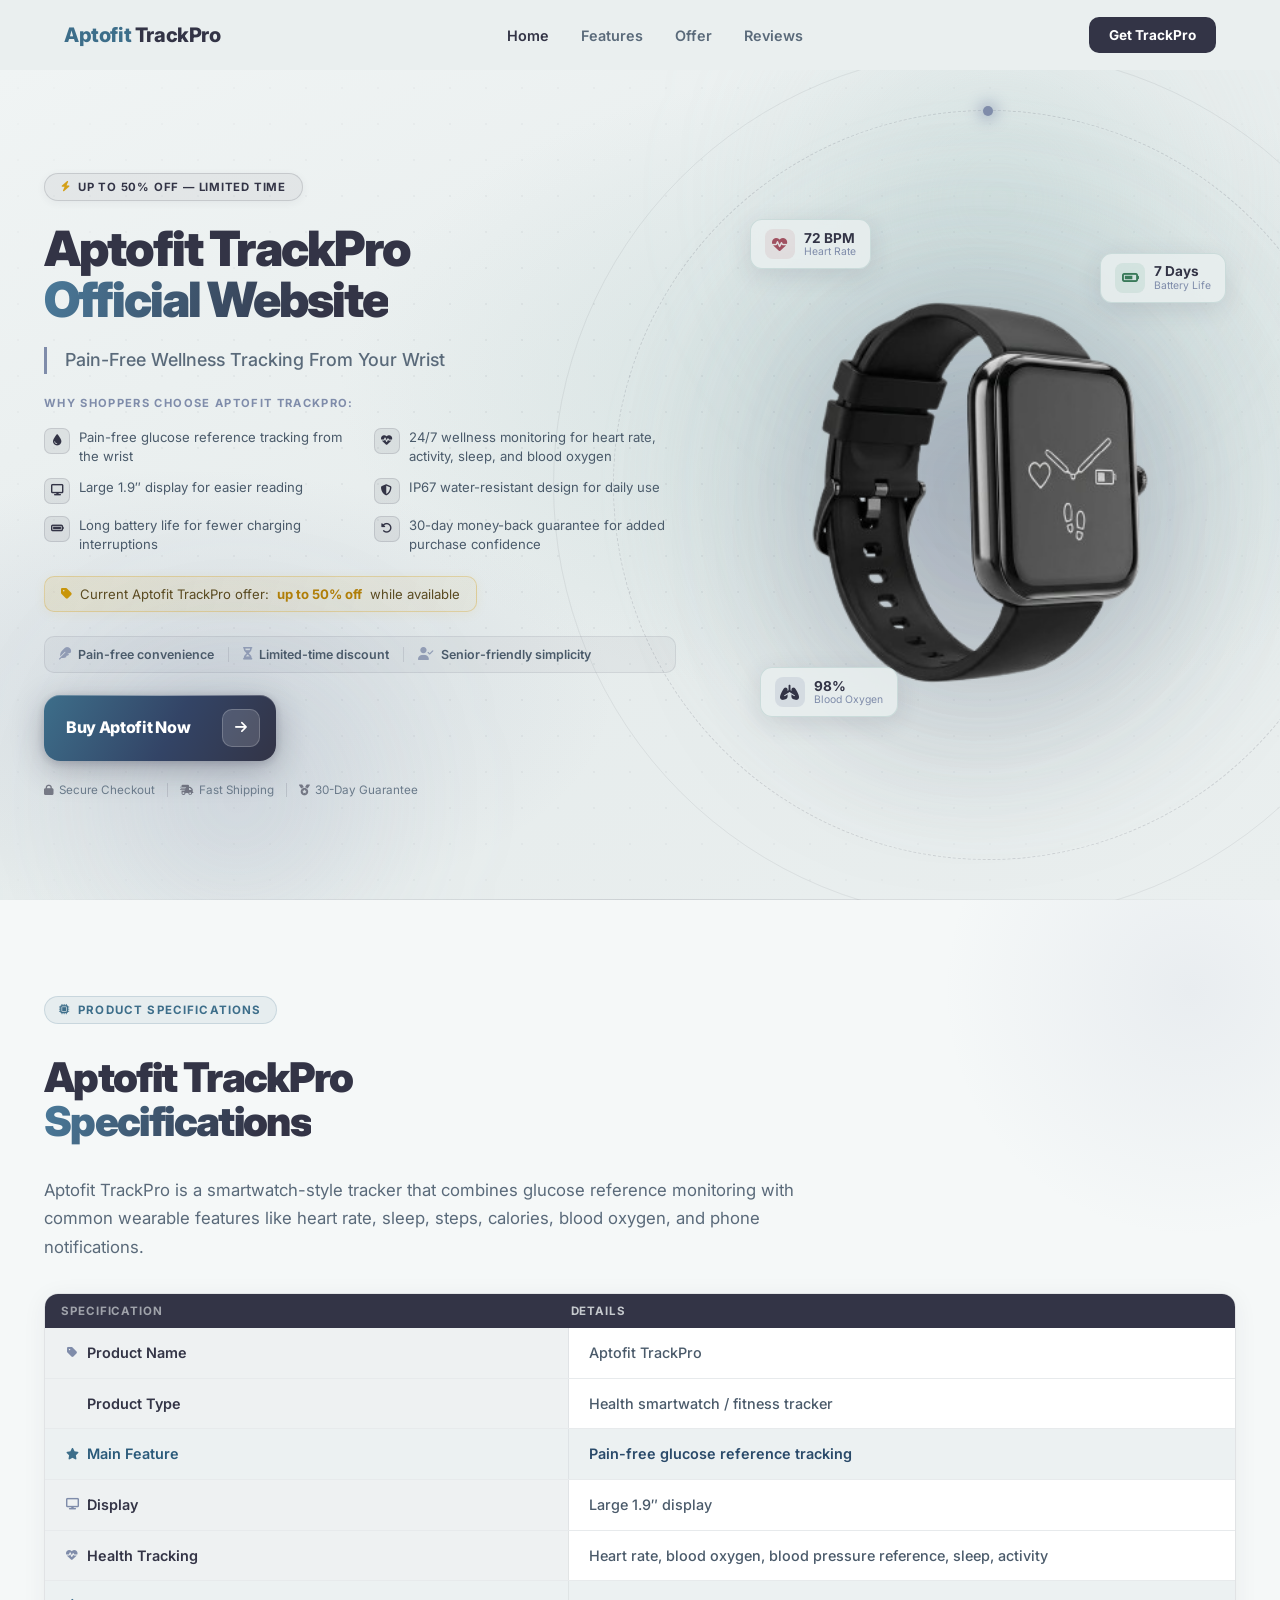
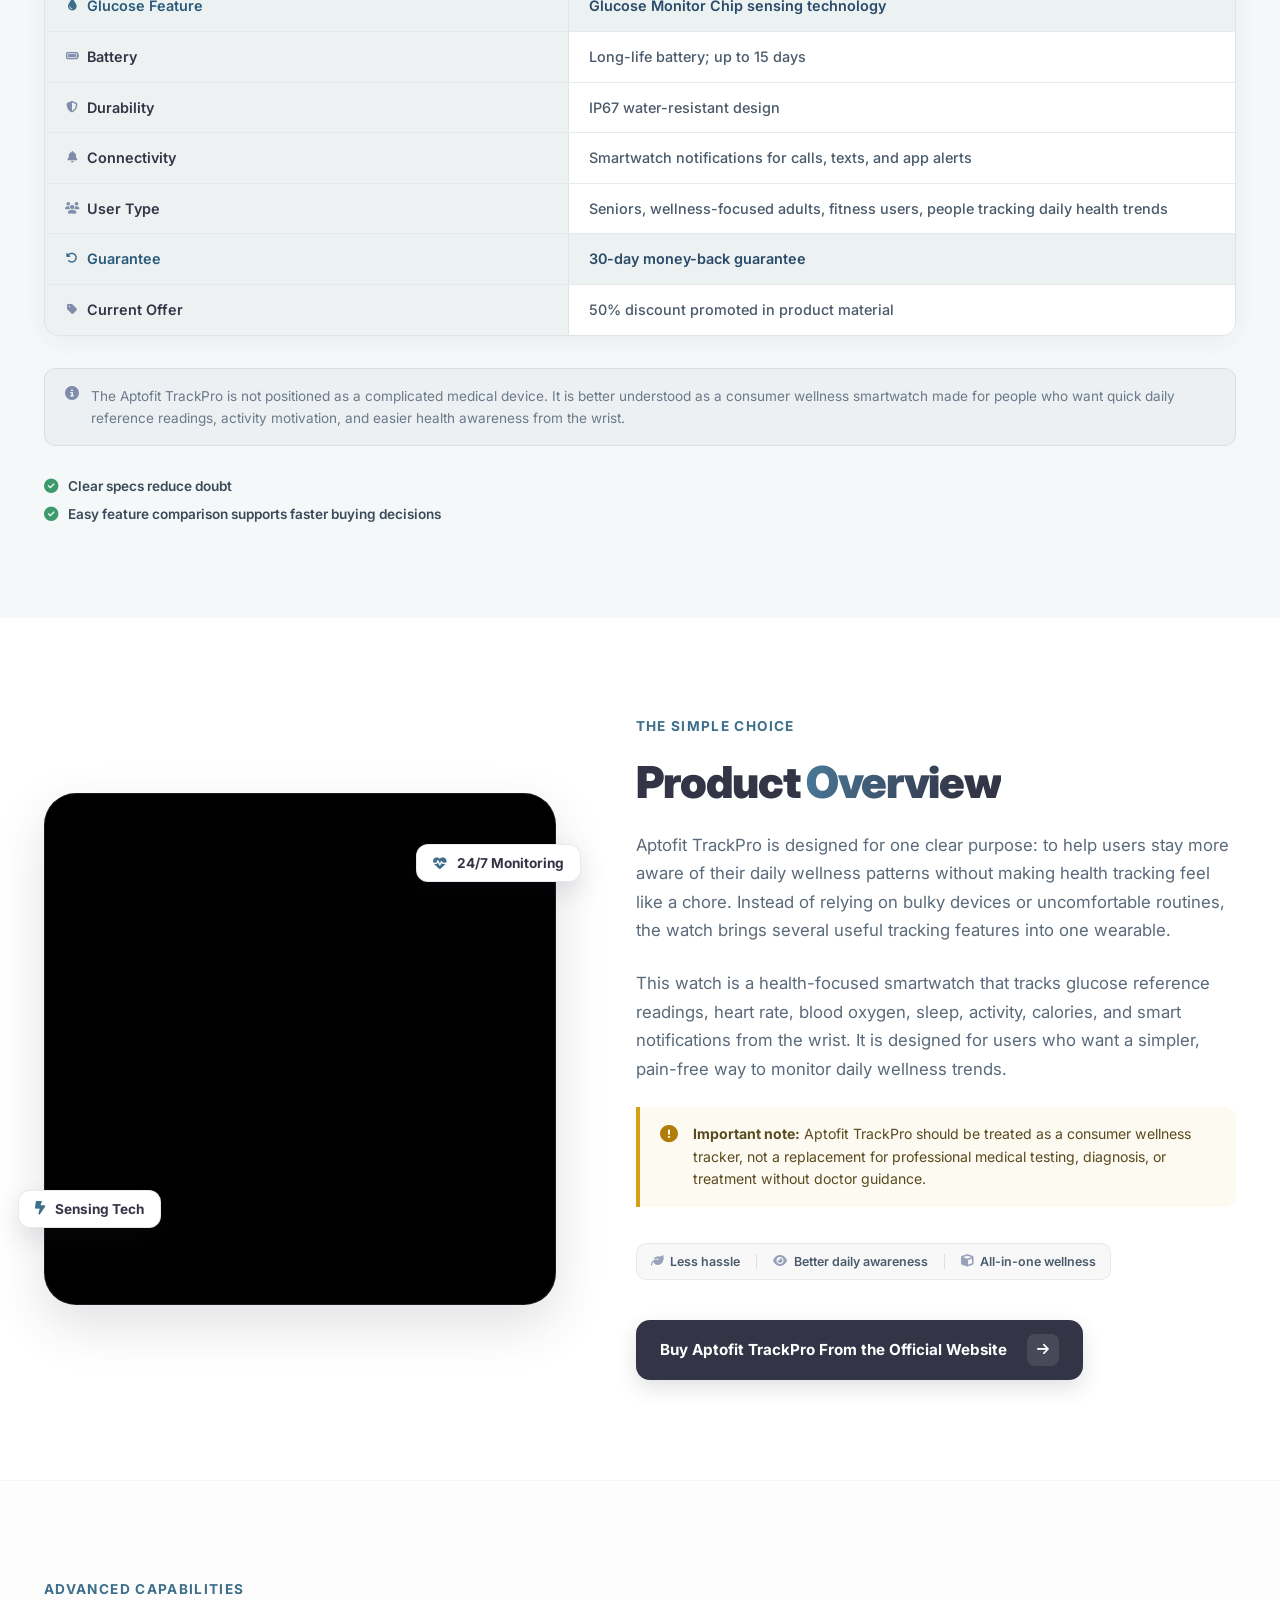
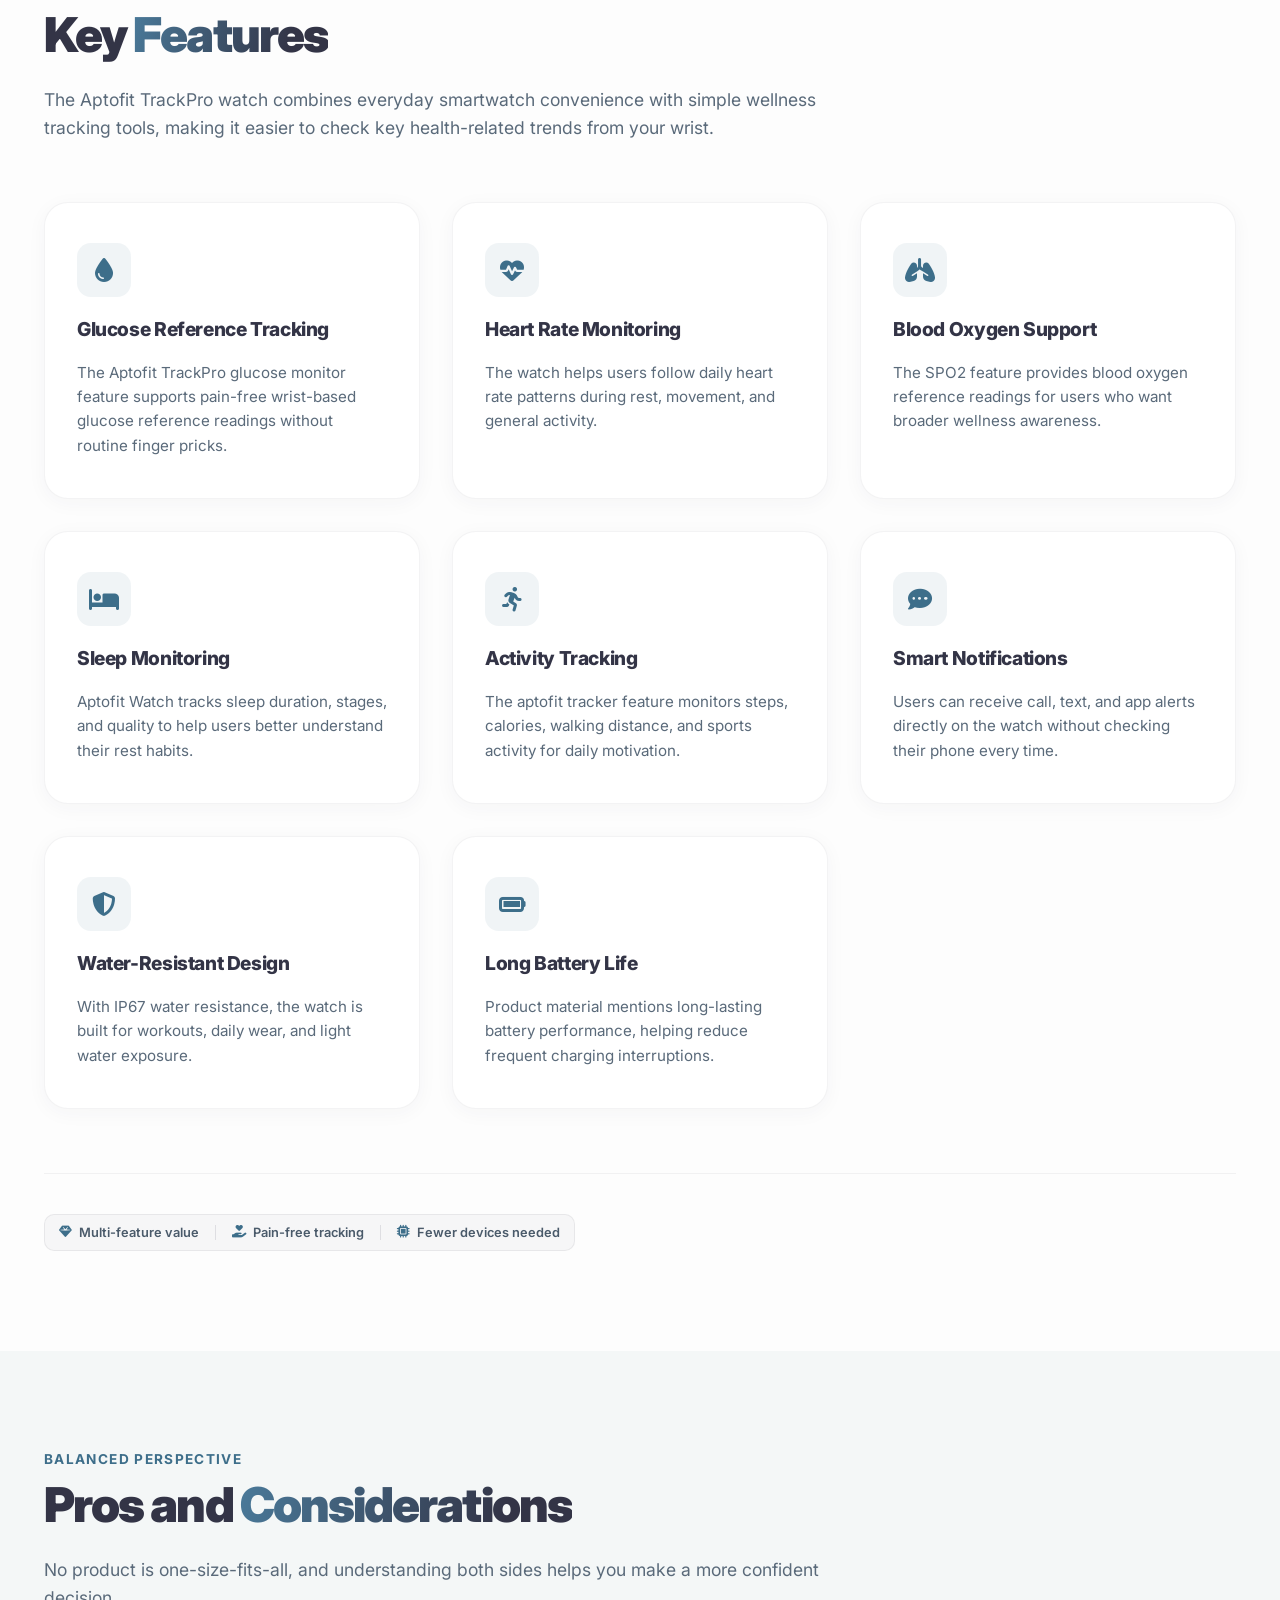
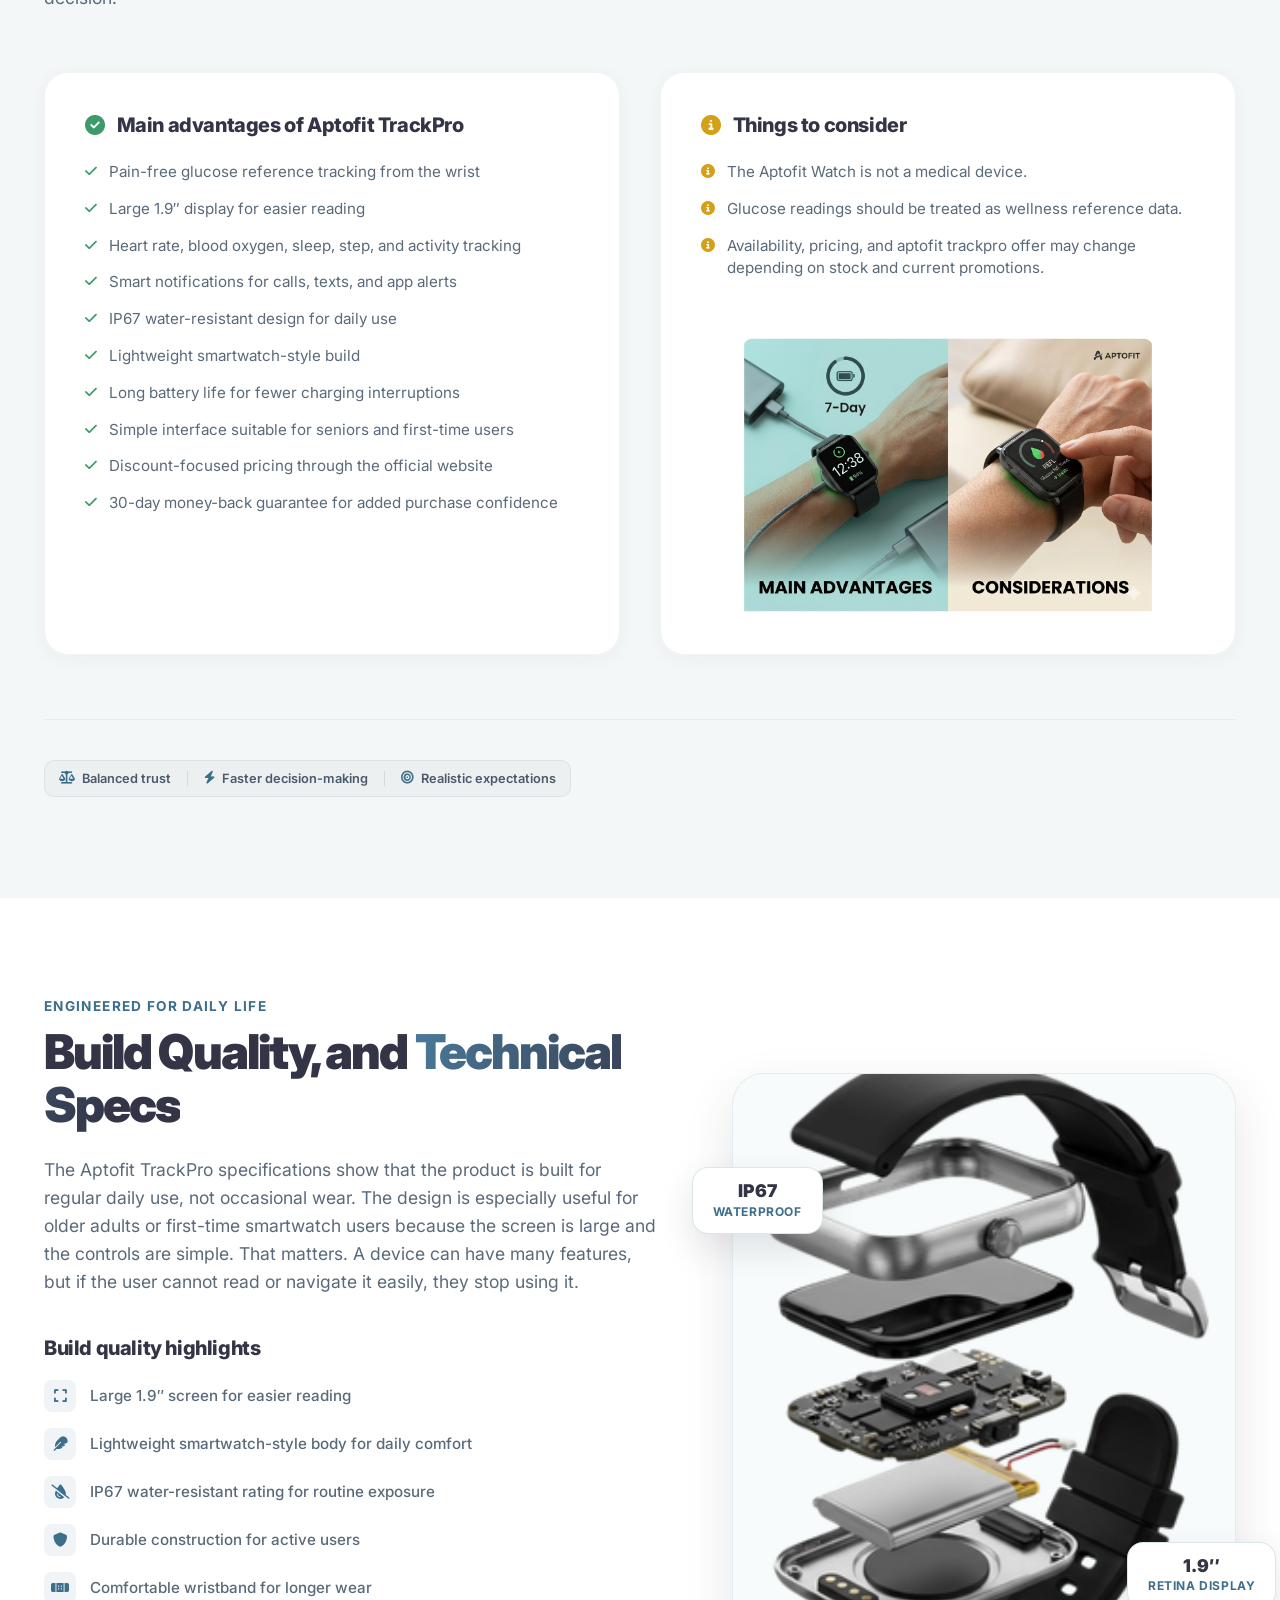
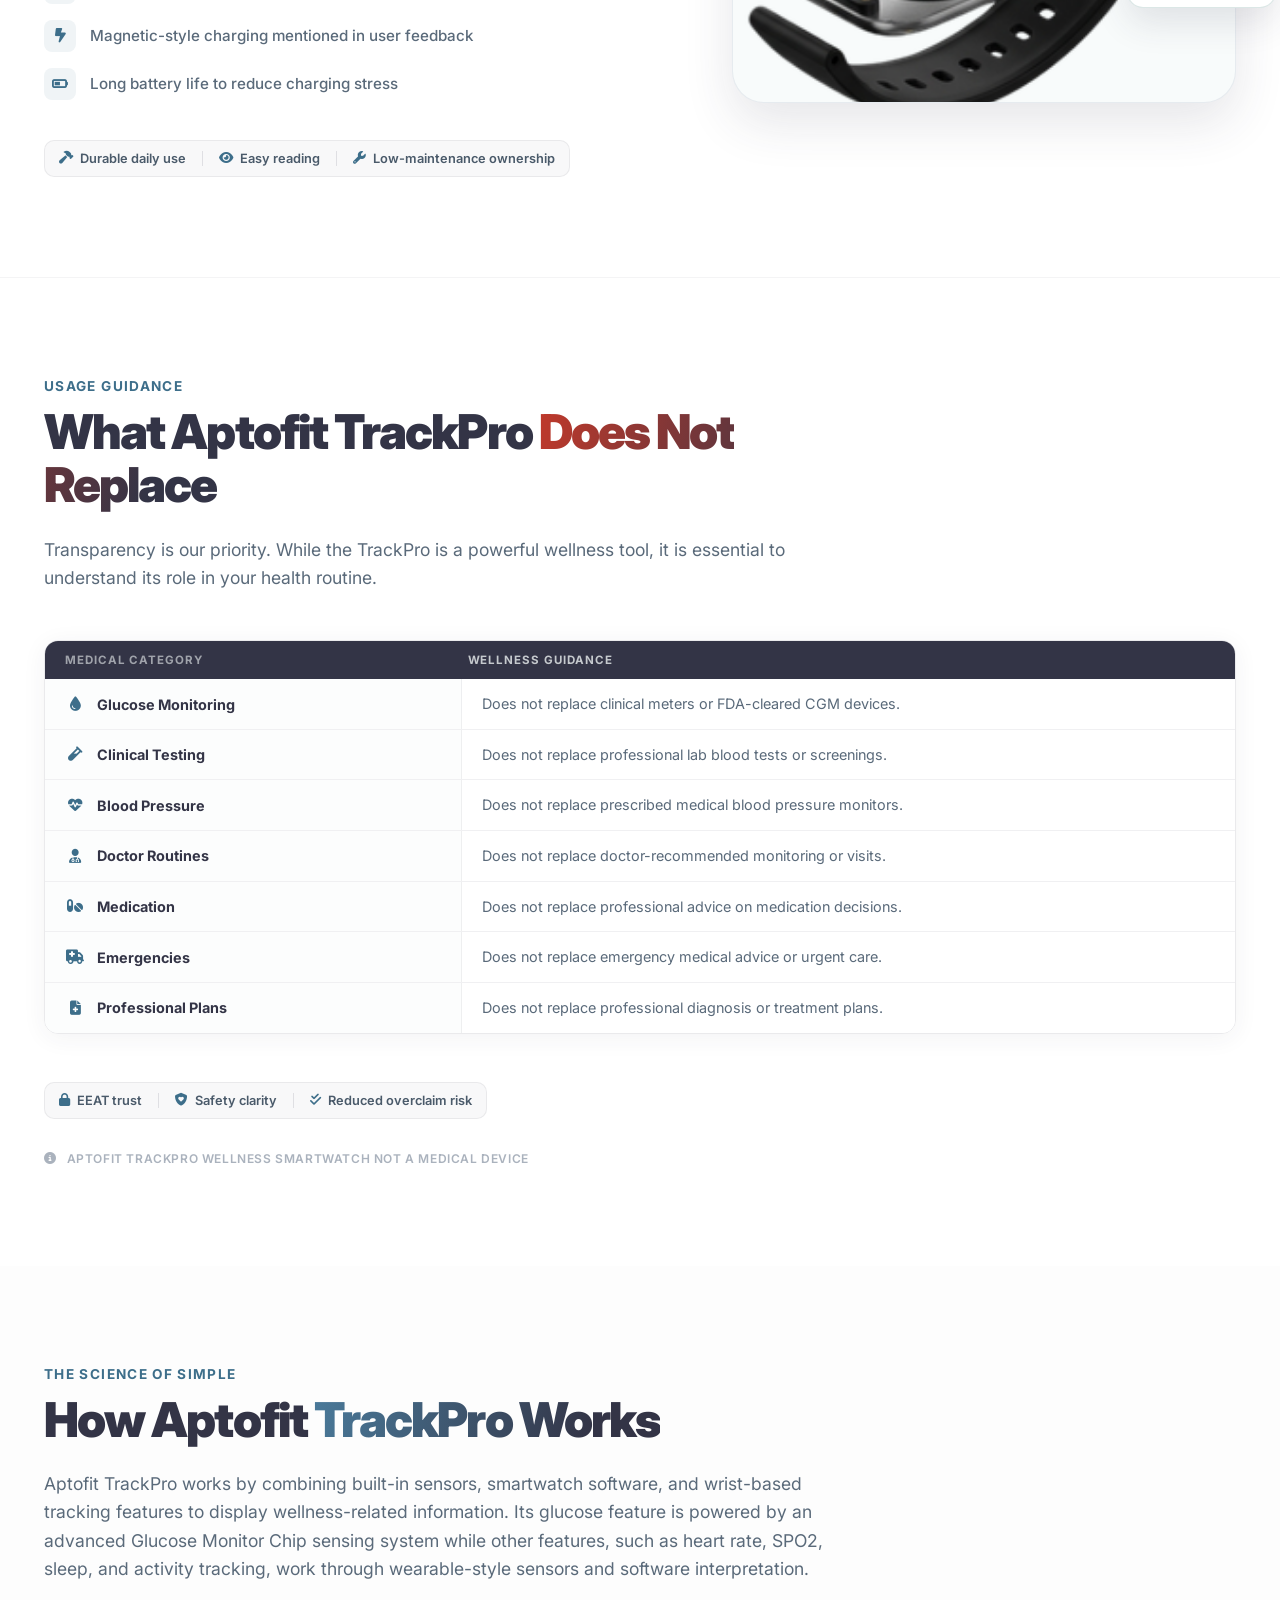
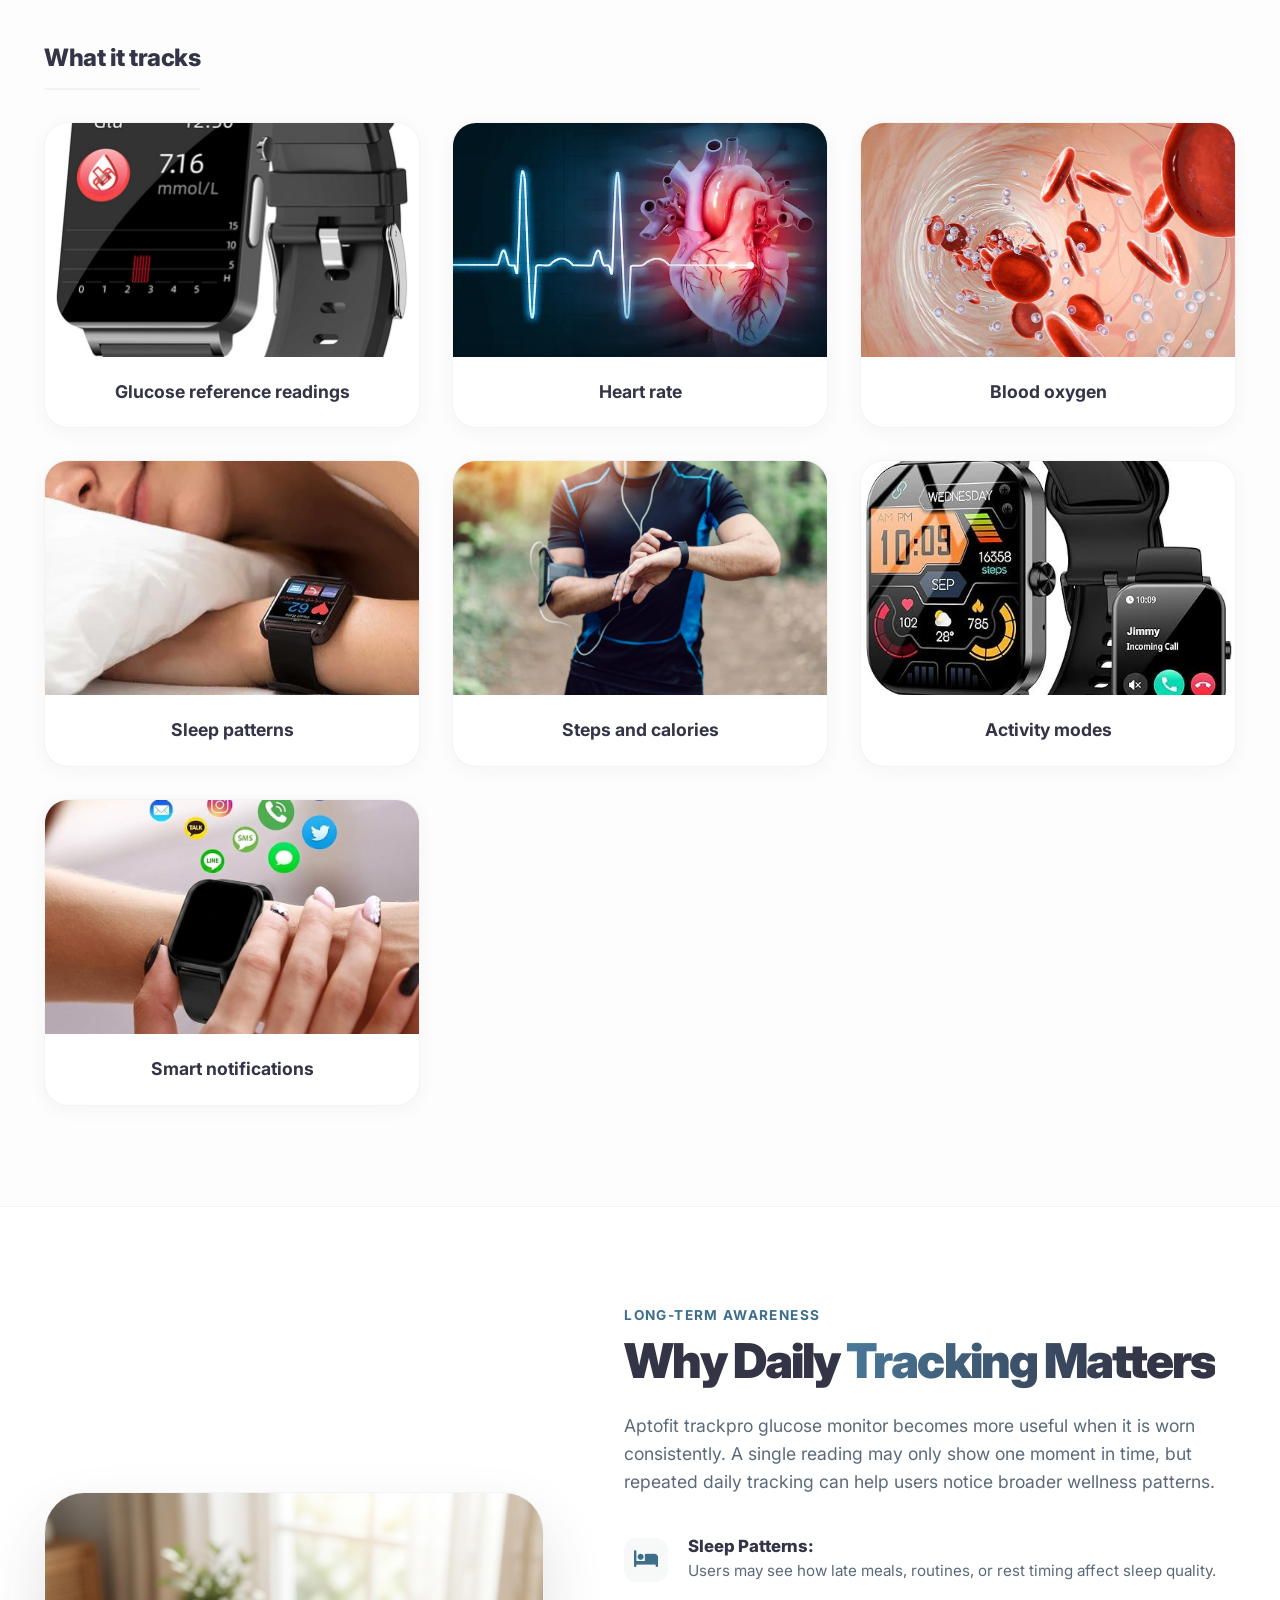
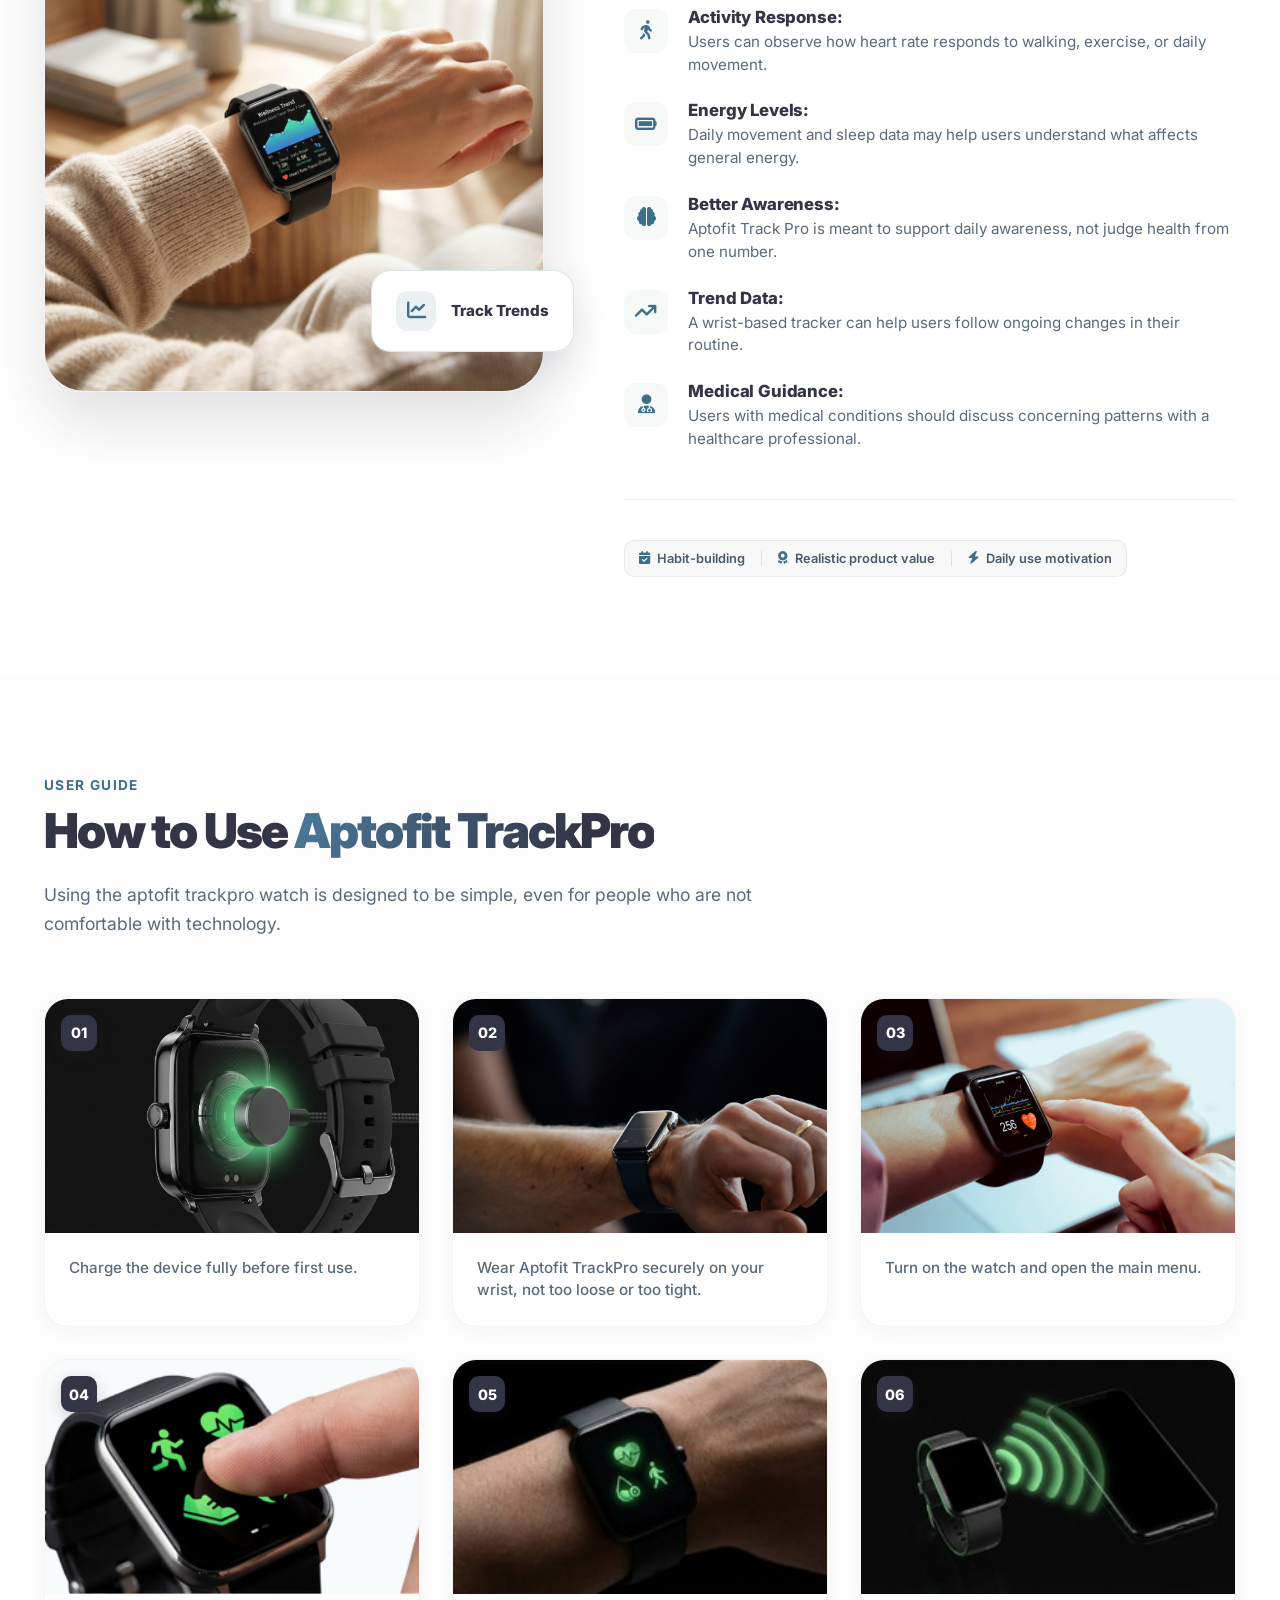
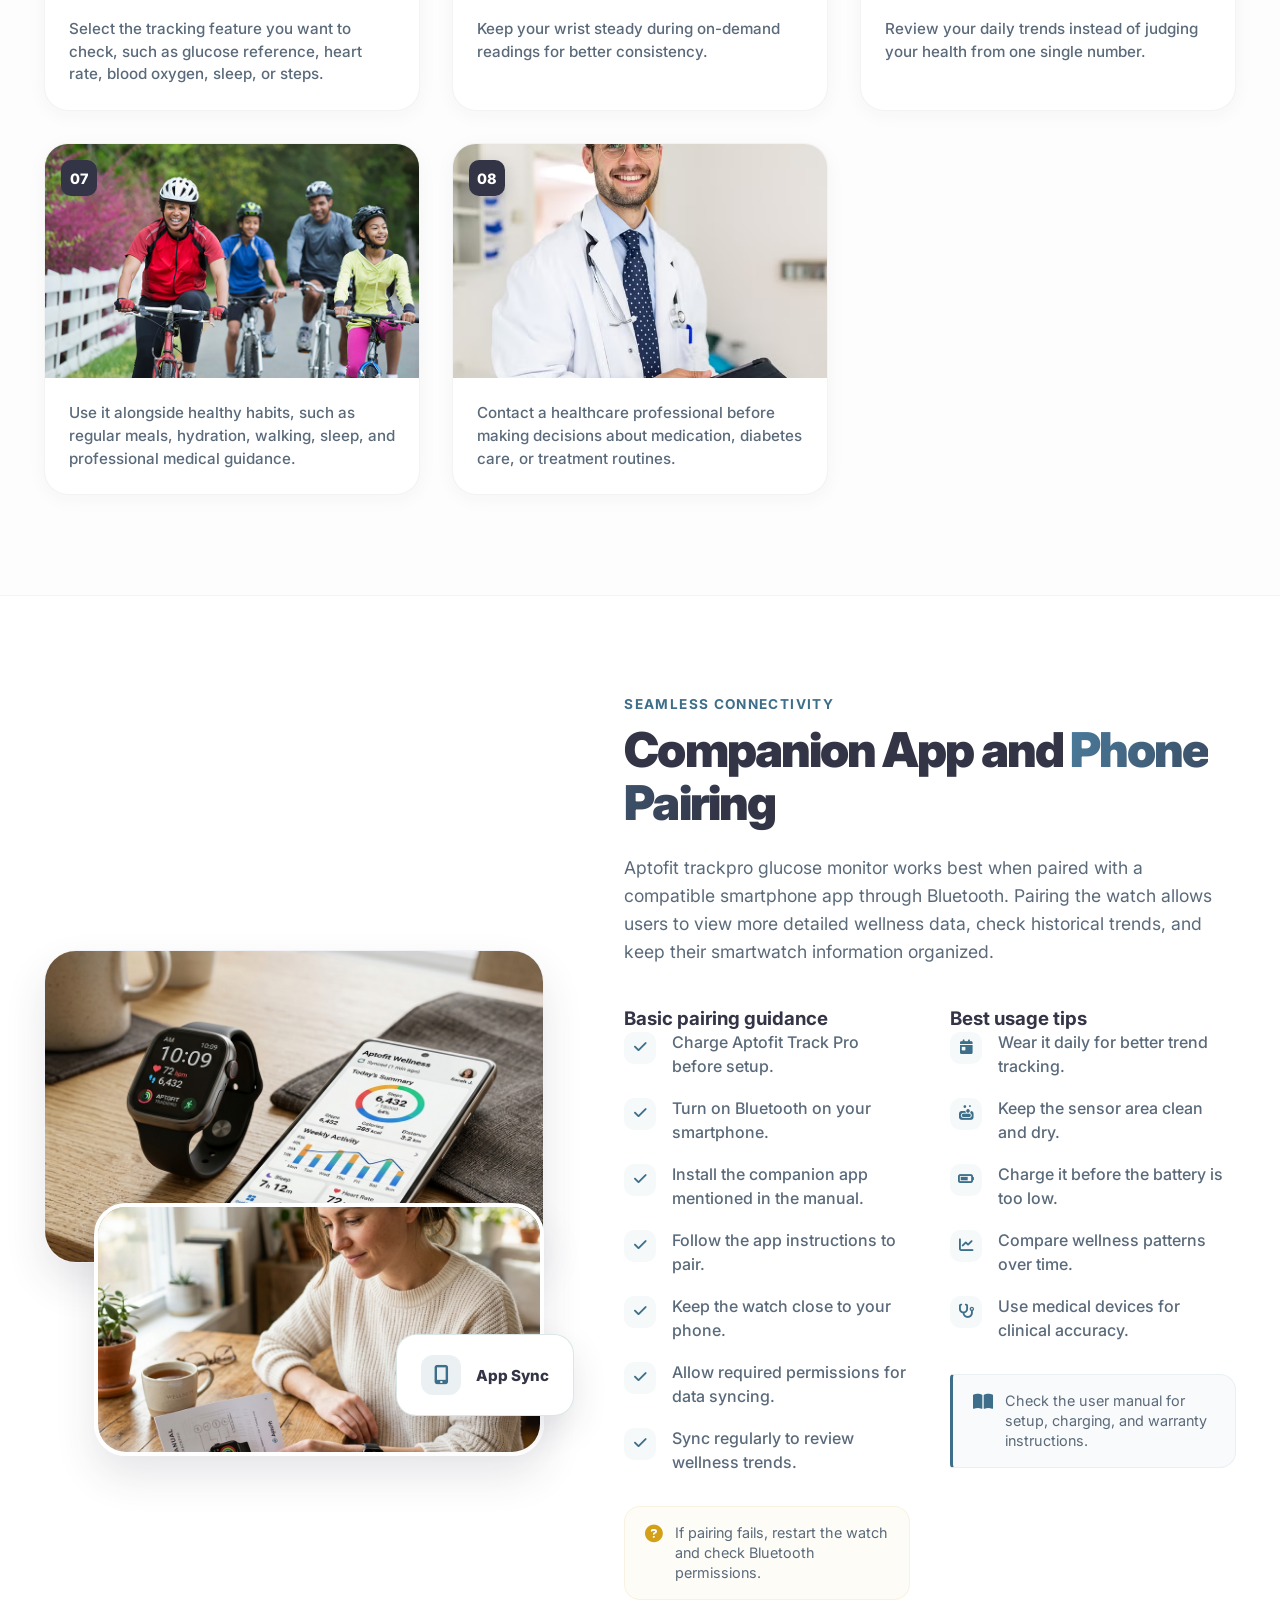
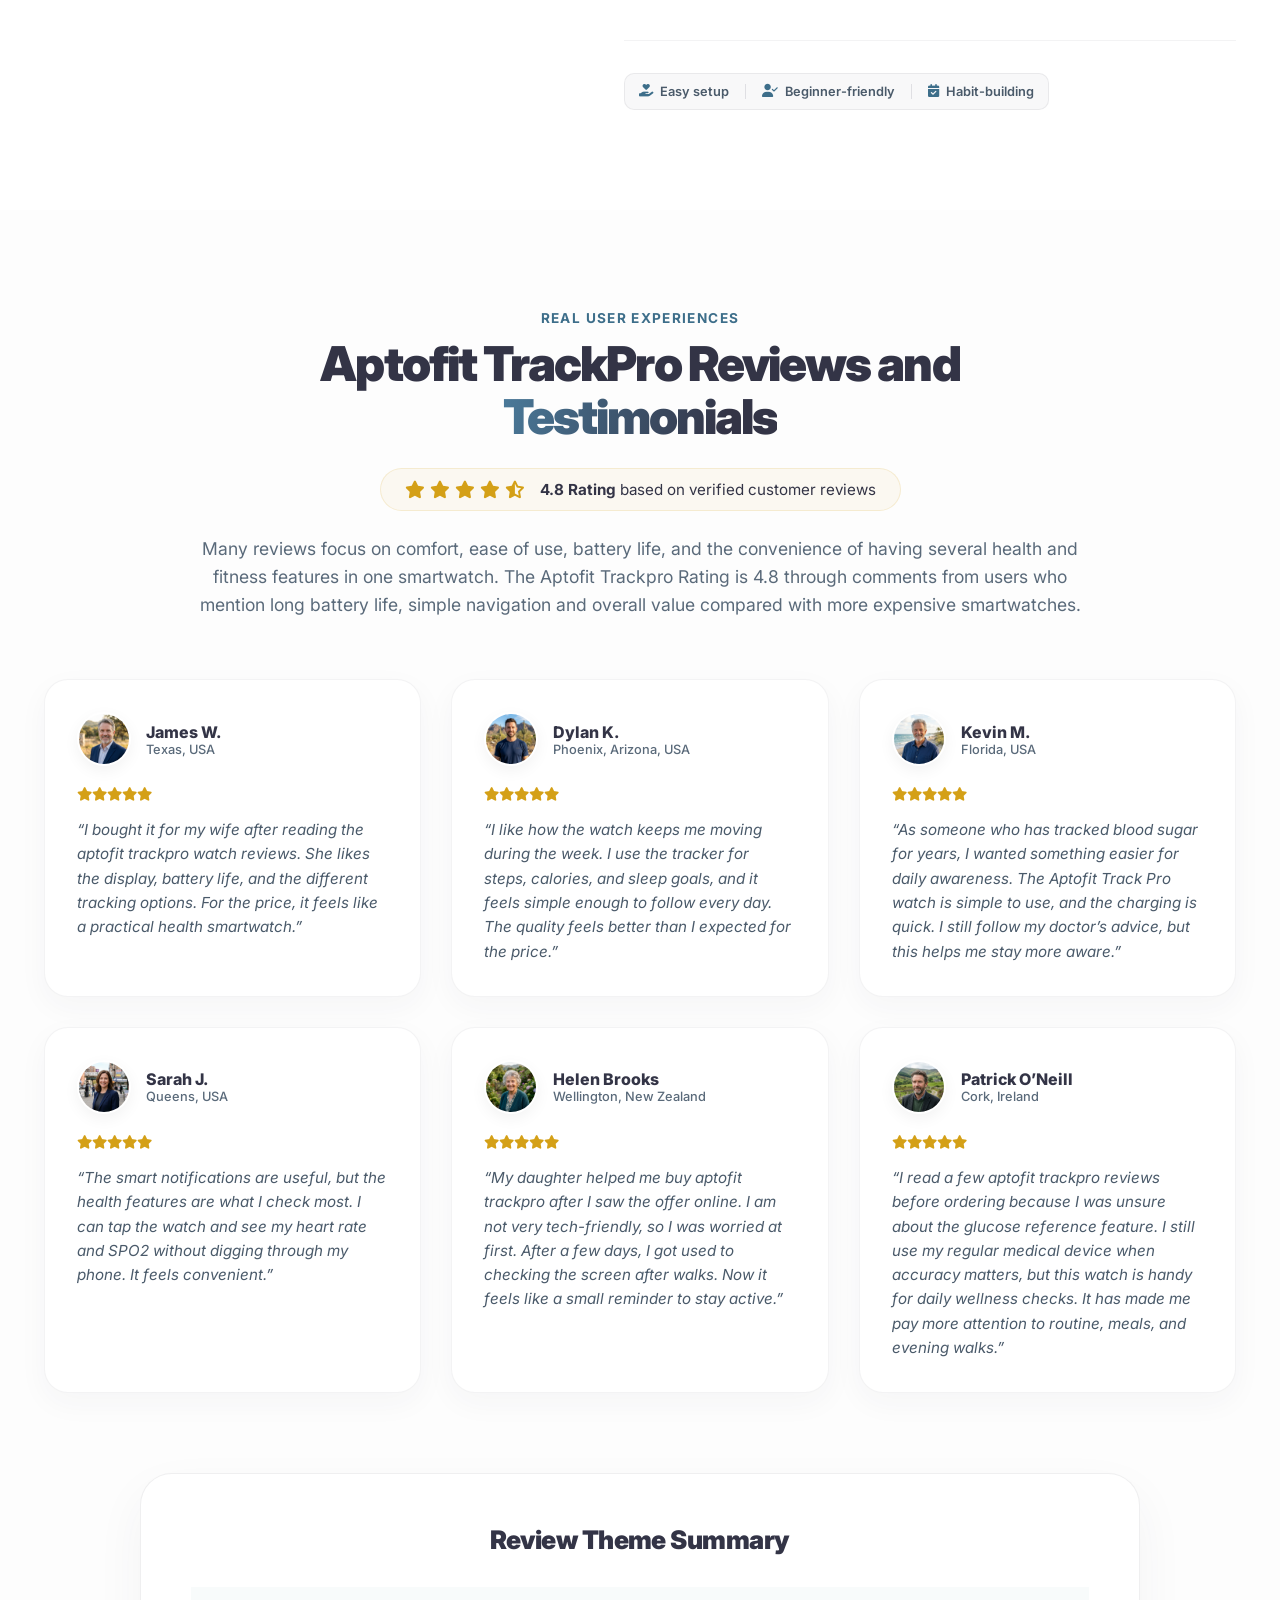
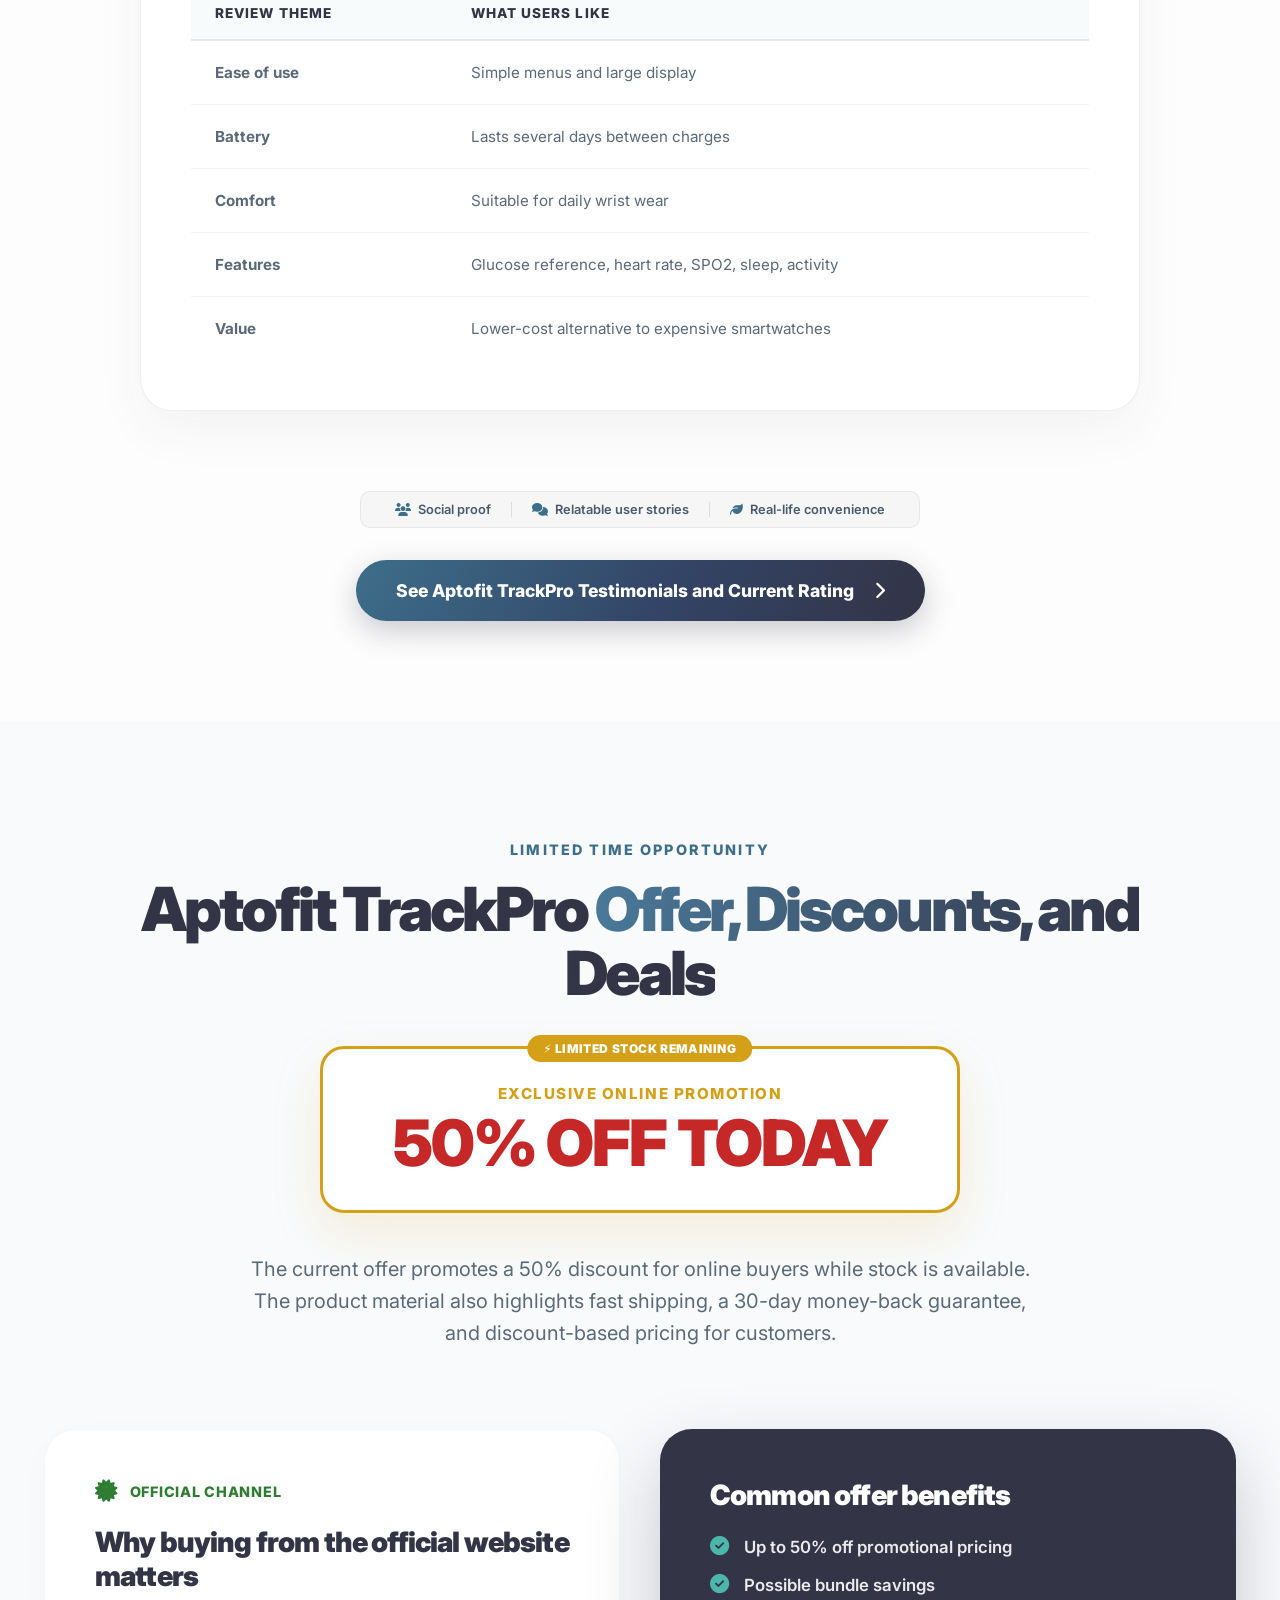
<file: index.html>
<!DOCTYPE html>
<html lang="en-US">

<head>
    <meta charset="UTF-8" />
    <meta name="viewport" content="width=device-width, initial-scale=1.0" />
    <title>Aptofit TrackPro - Advanced Wellness Smartwatch with Glucose Tracking</title>
    <meta name="description"
        content="Discover Aptofit TrackPro, the independent wellness smartwatch for pain-free glucose reference tracking, heart rate, SPO2, and sleep monitoring. 50% OFF Today!">
    <meta name="keywords"
        content="Aptofit TrackPro, wellness smartwatch, glucose tracking watch, fitness tracker, Aptofit watch reviews, Aptofit price, health monitor watch">

    <!-- Canonical Link -->
    <link rel="canonical" href="https://www.aptofittrackpro.store/">

    <!-- Favicons -->
    <link rel="apple-touch-icon" sizes="180x180" href="public/apple-touch-icon.png">
    <link rel="icon" type="image/png" sizes="32x32" href="public/favicon-32x32.png">
    <link rel="icon" type="image/png" sizes="16x16" href="public/favicon-16x16.png">
    <link rel="shortcut icon" href="public/favicon.ico">
    <link rel="manifest" href="public/site.webmanifest">

    <!-- Open Graph / Facebook -->
    <meta property="og:type" content="website">
    <meta property="og:url" content="https://www.aptofittrackpro.store/">
    <meta property="og:title" content="Aptofit TrackPro - Advanced Wellness Smartwatch">
    <meta property="og:description"
        content="Track your wellness with Aptofit TrackPro. Pain-free glucose reference, heart rate, and sleep monitoring in one premium device.">
    <meta property="og:image" content="https://www.aptofittrackpro.store/public/hero.webp">

    <!-- Twitter -->
    <meta property="twitter:card" content="summary_large_image">
    <meta property="twitter:url" content="https://www.aptofittrackpro.store/">
    <meta property="twitter:title" content="Aptofit TrackPro - Advanced Wellness Smartwatch">
    <meta property="twitter:description"
        content="Track your wellness with Aptofit TrackPro. Pain-free glucose reference, heart rate, and sleep monitoring in one premium device.">
    <meta property="twitter:image" content="https://www.aptofittrackpro.store/public/hero.webp">

    <!-- Google Fonts & Icons -->
    <link rel="preconnect" href="https://fonts.googleapis.com" />
    <link rel="preconnect" href="https://fonts.gstatic.com" crossorigin />
    <link href="https://fonts.googleapis.com/css2?family=Inter:wght@400;500;600;700;800;900&display=swap"
        rel="stylesheet" />
    <link rel="stylesheet" href="https://cdnjs.cloudflare.com/ajax/libs/font-awesome/6.5.0/css/all.min.css" />
    <link rel="stylesheet" href="style.css" />

    <!-- Schema Markup -->
    <script type="application/ld+json">
    {
      "@context": "https://schema.org/",
      "@type": "Product",
      "name": "Aptofit TrackPro",
      "image": [
        "https://www.aptofittrackpro.store/public/product1.webp",
        "https://www.aptofittrackpro.store/public/product2.webp",
        "https://www.aptofittrackpro.store/public/product3.webp"
      ],
      "description": "An independent wellness smartwatch designed for pain-free glucose reference tracking, heart rate monitoring, SPO2, sleep tracking, and daily activity motivation.",
      "brand": {
        "@type": "Brand",
        "name": "Aptofit"
      },
      "offers": {
        "@type": "AggregateOffer",
        "url": "https://www.aptofittrackpro.store/#pricing",
        "priceCurrency": "USD",
        "lowPrice": "32.49",
        "highPrice": "59.99",
        "offerCount": "4",
        "availability": "https://schema.org/InStock"
      },
      "aggregateRating": {
        "@type": "AggregateRating",
        "ratingValue": "4.8",
        "bestRating": "5",
        "worstRating": "1",
        "ratingCount": "1250"
      },
      "review": [
        {
          "@type": "Review",
          "reviewRating": {
            "@type": "Rating",
            "ratingValue": "5",
            "bestRating": "5"
          },
          "author": {
            "@type": "Person",
            "name": "James W."
          },
          "reviewBody": "I bought it for my wife after reading the aptofit trackpro watch reviews. She likes the display, battery life, and the different tracking options. For the price, it feels like a practical health smartwatch."
        },
        {
          "@type": "Review",
          "reviewRating": {
            "@type": "Rating",
            "ratingValue": "5",
            "bestRating": "5"
          },
          "author": {
            "@type": "Person",
            "name": "Dylan K."
          },
          "reviewBody": "I like how the watch keeps me moving during the week. I use the tracker for steps, calories, and sleep goals, and it feels simple enough to follow every day. The quality feels better than I expected for the price."
        },
        {
          "@type": "Review",
          "reviewRating": {
            "@type": "Rating",
            "ratingValue": "5",
            "bestRating": "5"
          },
          "author": {
            "@type": "Person",
            "name": "Kevin M."
          },
          "reviewBody": "As someone who has tracked blood sugar for years, I wanted something easier for daily awareness. The Aptofit Track Pro watch is simple to use, and the charging is quick. I still follow my doctor’s advice, but this helps me stay more aware."
        },
        {
          "@type": "Review",
          "reviewRating": {
            "@type": "Rating",
            "ratingValue": "5",
            "bestRating": "5"
          },
          "author": {
            "@type": "Person",
            "name": "Sarah J."
          },
          "reviewBody": "The smart notifications are useful, but the health features are what I check most. I can tap the watch and see my heart rate and SPO2 without digging through my phone. It feels convenient."
        },
        {
          "@type": "Review",
          "reviewRating": {
            "@type": "Rating",
            "ratingValue": "5",
            "bestRating": "5"
          },
          "author": {
            "@type": "Person",
            "name": "Helen Brooks"
          },
          "reviewBody": "My daughter helped me buy aptofit trackpro after I saw the offer online. I am not very tech-friendly, so I was worried at first. After a few days, I got used to checking the screen after walks. Now it feels like a small reminder to stay active."
        },
        {
          "@type": "Review",
          "reviewRating": {
            "@type": "Rating",
            "ratingValue": "5",
            "bestRating": "5"
          },
          "author": {
            "@type": "Person",
            "name": "Patrick O’Neill"
          },
          "reviewBody": "I read a few aptofit trackpro reviews before ordering because I was unsure about the glucose reference feature. I still use my regular medical device when accuracy matters, but this watch is handy for daily wellness checks. It has made me pay more attention to routine, meals, and evening walks."
        }
      ]
    }
    </script>

    <script type="application/ld+json">
    {
      "@context": "https://schema.org",
      "@type": "FAQPage",
      "mainEntity": [
        {
          "@type": "Question",
          "name": "What is Aptofit TrackPro?",
          "acceptedAnswer": {
            "@type": "Answer",
            "text": "Aptofit TrackPro is a health-focused smartwatch made for daily wellness tracking. It helps users follow reference readings for glucose, heart rate, blood oxygen, sleep, steps, calories, and activity from the wrist."
          }
        },
        {
          "@type": "Question",
          "name": "Does Aptofit TrackPro work?",
          "acceptedAnswer": {
            "@type": "Answer",
            "text": "Aptofit TrackPro works as a consumer wellness tracker for people who want easier visibility into daily health-related trends. It is best used for general awareness, habit tracking, and routine monitoring, not for medical diagnosis or treatment decisions."
          }
        },
        {
          "@type": "Question",
          "name": "Is the Aptofit watch legit?",
          "acceptedAnswer": {
            "@type": "Answer",
            "text": "The Aptofit watch is a wearable wellness device with smartwatch-style tracking features. Buyers should order through the official website, review the guarantee terms, and use the watch with realistic expectations as a wellness tracker."
          }
        },
        {
          "@type": "Question",
          "name": "Is Aptofit TrackPro a medical device?",
          "acceptedAnswer": {
            "@type": "Answer",
            "text": "No. Aptofit TrackPro should be treated as a consumer wellness smartwatch, not a medical device. Users with diabetes, blood pressure concerns, or other medical conditions should continue following professional advice and approved testing methods."
          }
        },
        {
          "@type": "Question",
          "name": "Does Aptofit TrackPro monitor blood glucose?",
          "acceptedAnswer": {
            "@type": "Answer",
            "text": "The watch includes a glucose reference tracking feature promoted for wrist-based wellness awareness. However, it should not replace clinical glucose meters, approved CGMs, lab testing, or doctor-directed monitoring."
          }
        },
        {
          "@type": "Question",
          "name": "Is Aptofit TrackPro waterproof?",
          "acceptedAnswer": {
            "@type": "Answer",
            "text": "Aptofit TrackPro is promoted with an IP67 water-resistant design, which makes it suitable for daily wear, sweat, workouts, and light water exposure. It should not be treated as a diving or swimming watch unless the official user manual clearly confirms that use."
          }
        },
        {
          "@type": "Question",
          "name": "Where can I buy Aptofit TrackPro?",
          "acceptedAnswer": {
            "@type": "Answer",
            "text": "The safest place to buy Aptofit TrackPro is through the official website. This helps buyers access the current offer, product details, bundle options, return policy, and customer support route."
          }
        },
        {
          "@type": "Question",
          "name": "What is the Aptofit TrackPro price?",
          "acceptedAnswer": {
            "@type": "Answer",
            "text": "The price may change depending on promotions, stock, and bundle availability. Current product material promotes a discount-focused offer, so buyers should check the official checkout page for the latest pricing before ordering."
          }
        },
        {
          "@type": "Question",
          "name": "Are there Aptofit TrackPro discounts and deals?",
          "acceptedAnswer": {
            "@type": "Answer",
            "text": "Yes. Aptofit TrackPro is commonly promoted with online discounts and bundle offers. The available deal may vary, so buyers should confirm the final price, quantity, shipping cost, and guarantee terms before payment."
          }
        },
        {
          "@type": "Question",
          "name": "How long does the watch last?",
          "acceptedAnswer": {
            "@type": "Answer",
            "text": "Battery life can vary based on usage, settings, notifications, and tracking frequency. Product material mentions long battery performance, but users should check the official aptofit trackpro specifications and user manual for the most accurate battery guidance."
          }
        },
        {
          "@type": "Question",
          "name": "How long does Aptofit TrackPro take to set up?",
          "acceptedAnswer": {
            "@type": "Answer",
            "text": "Most users should be able to complete the basic setup within a few minutes. Setup usually involves charging the watch, turning it on, pairing it with the companion app if available, and adjusting basic settings."
          }
        },
        {
          "@type": "Question",
          "name": "Is there a smartwatch that checks blood sugar?",
          "acceptedAnswer": {
            "@type": "Answer",
            "text": "Some wellness smartwatches promote glucose reference tracking from the wrist, including Aptofit TrackPro. However, users should understand that smartwatch-based glucose features are not the same as approved medical glucose monitors or CGMs."
          }
        },
        {
          "@type": "Question",
          "name": "Is Aptofit TrackPro easy for seniors to use?",
          "acceptedAnswer": {
            "@type": "Answer",
            "text": "Yes. The large display, simple wrist-based design, and easy access to daily wellness readings make it suitable for seniors or first-time smartwatch users who prefer a less complicated device."
          }
        },
        {
          "@type": "Question",
          "name": "Is there an Aptofit TrackPro user manual?",
          "acceptedAnswer": {
            "@type": "Answer",
            "text": "A user manual will be included or provided after purchase. It can help with charging, setup, pairing, feature navigation, care instructions, warranty details, and safe usage guidance."
          }
        }
      ]
    }
    </script>

    <script type="application/ld+json">
    {
      "@context": "https://schema.org",
      "@type": "Organization",
      "name": "Aptofit TrackPro Store",
      "url": "https://www.aptofittrackpro.store/",
      "logo": "https://www.aptofittrackpro.store/apple-touch-icon.png",
      "contactPoint": {
        "@type": "ContactPoint",
        "telephone": "+852 4729 6611",
        "contactType": "customer service",
        "email": "support@aptofittrackpro.store",
        "areaServed": "Worldwide"
      }
    }
    </script>
    <!-- Google tag (gtag.js) -->
    <script async src="https://www.googletagmanager.com/gtag/js?id=G-9FLZG5G5RH"></script>
    <script>
        window.dataLayer = window.dataLayer || [];
        function gtag() {
            dataLayer.push(arguments);
        }
        gtag("js", new Date());


        gtag("config", "G-9FLZG5G5RH");
    </script>


    <script type="text/javascript">
        (function (c, l, a, r, i, t, y) {
            c[a] =
                c[a] ||
                function () {
                    (c[a].q = c[a].q || []).push(arguments);
                };
            t = l.createElement(r);
            t.async = 1;
            t.src = "https://www.clarity.ms/tag/" + i;
            y = l.getElementsByTagName(r)[0];
            y.parentNode.insertBefore(t, y);
        })(window, document, "clarity", "script", "v8wn5ng1i8");
    </script>
</head>

<body>

    <!-- ===== NAVIGATION ===== -->
    <header class="nav" id="navbar">
        <div class="nav__container">
            <a href="index.html" class="nav__logo">
                <span class="nav__logo-accent">Aptofit</span> TrackPro
            </a>

            <nav class="nav__menu" id="nav-menu">
                <ul class="nav__list">
                    <li class="nav__item"><a href="#hero" class="nav__link active-link">Home</a></li>
                    <li class="nav__item"><a href="#features" class="nav__link">Features</a></li>
                    <li class="nav__item"><a href="#offers" class="nav__link">Offer</a></li>
                    <li class="nav__item"><a href="#testimonials" class="nav__link">Reviews</a></li>
                </ul>

                <div class="nav__close" id="nav-close">
                    <i class="fa-solid fa-xmark"></i>
                </div>
            </nav>

            <div class="nav__actions">
                <a href="https://secureofficialsite.store/buy-aptofit" class="nav__btn">Get TrackPro</a>
                <div class="nav__toggle" id="nav-toggle">
                    <i class="fa-solid fa-bars"></i>
                </div>
            </div>
        </div>
    </header>

    <!-- ===== HERO SECTION ===== -->
    <section class="hero" id="hero" aria-label="Aptofit TrackPro Hero">

        <!-- Background layers -->
        <div class="hero__bg-gradient" aria-hidden="true"></div>
        <div class="hero__bg-orb hero__bg-orb--1" aria-hidden="true"></div>
        <div class="hero__bg-orb hero__bg-orb--2" aria-hidden="true"></div>
        <div class="hero__grid-lines" aria-hidden="true"></div>

        <div class="hero__container">

            <!-- LEFT: Copy -->
            <div class="hero__copy">

                <!-- Badge -->
                <div class="hero__badge" aria-label="Limited time offer">
                    <i class="fa-solid fa-bolt"></i>
                    <span>Up to 50% Off &mdash; Limited Time</span>
                </div>

                <!-- H1 Headline -->
                <h1 class="hero__headline">
                    Aptofit TrackPro<br />
                    <span class="hero__headline-accent">Official Website</span>
                </h1>

                <!-- Subheading -->
                <p class="hero__sub">
                    Pain-Free Wellness Tracking From Your Wrist
                </p>

                <!-- Feature list heading -->
                <h2 class="hero__features-heading">Why shoppers choose Aptofit TrackPro:</h2>

                <!-- Feature bullets -->
                <ul class="hero__features" role="list">
                    <li class="hero__feature">
                        <span class="hero__feature-icon" aria-hidden="true">
                            <i class="fa-solid fa-droplet"></i>
                        </span>
                        <span>Pain-free glucose reference tracking from the wrist</span>
                    </li>
                    <li class="hero__feature">
                        <span class="hero__feature-icon" aria-hidden="true">
                            <i class="fa-solid fa-heart-pulse"></i>
                        </span>
                        <span>24/7 wellness monitoring for heart rate, activity, sleep, and blood oxygen</span>
                    </li>
                    <li class="hero__feature">
                        <span class="hero__feature-icon" aria-hidden="true">
                            <i class="fa-solid fa-display"></i>
                        </span>
                        <span>Large 1.9&Prime; display for easier reading</span>
                    </li>
                    <li class="hero__feature">
                        <span class="hero__feature-icon" aria-hidden="true">
                            <i class="fa-solid fa-shield-halved"></i>
                        </span>
                        <span>IP67 water-resistant design for daily use</span>
                    </li>
                    <li class="hero__feature">
                        <span class="hero__feature-icon" aria-hidden="true">
                            <i class="fa-solid fa-battery-full"></i>
                        </span>
                        <span>Long battery life for fewer charging interruptions</span>
                    </li>
                    <li class="hero__feature">
                        <span class="hero__feature-icon" aria-hidden="true">
                            <i class="fa-solid fa-rotate-left"></i>
                        </span>
                        <span>30-day money-back guarantee for added purchase confidence</span>
                    </li>
                </ul>

                <!-- Offer line -->
                <p class="hero__offer">
                    <i class="fa-solid fa-tag"></i>
                    Current Aptofit TrackPro offer: <strong>up to 50% off</strong> while available
                </p>

                <!-- Conversion Triggers -->
                <div class="hero__triggers">
                    <div class="hero__trigger">
                        <i class="fa-solid fa-feather"></i>
                        <span>Pain-free convenience</span>
                    </div>
                    <div class="hero__trigger">
                        <i class="fa-solid fa-hourglass-half"></i>
                        <span>Limited-time discount</span>
                    </div>
                    <div class="hero__trigger">
                        <i class="fa-solid fa-user-check"></i>
                        <span>Senior-friendly simplicity</span>
                    </div>
                </div>

                <!-- CTA Button -->
                <a href="https://secureofficialsite.store/buy-aptofit" class="hero__cta" id="hero-cta" role="button"
                    aria-label="Buy Aptofit TrackPro Now with 50% discount">
                    <span class="hero__cta-body">
                        <span class="hero__cta-label">Buy Aptofit Now</span>
                    </span>
                    <span class="hero__cta-icon" aria-hidden="true">
                        <i class="fa-solid fa-arrow-right"></i>
                    </span>
                </a>

                <!-- Trust row -->
                <div class="hero__trust" aria-label="Trust signals">
                    <span class="hero__trust-item">
                        <i class="fa-solid fa-lock"></i> Secure Checkout
                    </span>
                    <span class="hero__trust-sep" aria-hidden="true"></span>
                    <span class="hero__trust-item">
                        <i class="fa-solid fa-truck-fast"></i> Fast Shipping
                    </span>
                    <span class="hero__trust-sep" aria-hidden="true"></span>
                    <span class="hero__trust-item">
                        <i class="fa-solid fa-medal"></i> 30-Day Guarantee
                    </span>
                </div>

            </div><!-- /.hero__copy -->

            <!-- RIGHT: Product Image -->
            <div class="hero__media" aria-hidden="true">
                <div class="hero__media-halo"></div>
                <div class="hero__media-ring"></div>
                <div class="hero__media-ring-2" aria-hidden="true"></div>
                <img src="public/hero.webp"
                    alt="aptofit trackpro official website smartwatch for pain-free glucose tracking" class="hero__img"
                    width="520" height="560" loading="eager" decoding="async" />
                <!-- Floating stats cards -->
                <div class="hero__stat hero__stat--heart" aria-label="Heart rate indicator">
                    <i class="fa-solid fa-heart-pulse"></i>
                    <div class="hero__stat-info">
                        <span class="hero__stat-value">72 BPM</span>
                        <span class="hero__stat-label">Heart Rate</span>
                    </div>
                </div>
                <div class="hero__stat hero__stat--oxygen" aria-label="Blood oxygen indicator">
                    <i class="fa-solid fa-lungs"></i>
                    <div class="hero__stat-info">
                        <span class="hero__stat-value">98%</span>
                        <span class="hero__stat-label">Blood Oxygen</span>
                    </div>
                </div>
                <div class="hero__stat hero__stat--battery" aria-label="Battery life indicator">
                    <i class="fa-solid fa-battery-three-quarters"></i>
                    <div class="hero__stat-info">
                        <span class="hero__stat-value">7 Days</span>
                        <span class="hero__stat-label">Battery Life</span>
                    </div>
                </div>
            </div><!-- /.hero__media -->

        </div><!-- /.hero__container -->

    </section><!-- /.hero -->

    <!-- ===== SPECIFICATIONS SECTION ===== -->
    <section class="specs" id="specifications" aria-label="Aptofit TrackPro Specifications">
        <div class="specs__container">

            <!-- LEFT: Specs Content -->
            <div class="specs__content">

                <!-- Section Label -->
                <span class="specs__eyebrow">
                    <i class="fa-solid fa-microchip"></i>
                    Product Specifications
                </span>

                <h2 class="specs__headline">
                    Aptofit TrackPro<br>
                    <span class="specs__headline-accent">Specifications</span>
                </h2>

                <p class="specs__intro">
                    Aptofit TrackPro is a smartwatch-style tracker that combines glucose reference monitoring with
                    common wearable features like heart rate, sleep, steps, calories, blood oxygen, and phone
                    notifications.
                </p>

                <!-- Specs Table -->
                <div class="specs__table" role="table" aria-label="Aptofit TrackPro specification details">
                    <div class="specs__row specs__row--head" role="row">
                        <span role="columnheader">Specification</span>
                        <span role="columnheader">Details</span>
                    </div>
                    <div class="specs__row" role="row">
                        <span class="specs__label" role="cell"><i class="fa-solid fa-tag"></i> Product Name</span>
                        <span class="specs__value" role="cell">Aptofit TrackPro</span>
                    </div>
                    <div class="specs__row" role="row">
                        <span class="specs__label" role="cell"><i class="fa-solid fa-watch"></i> Product Type</span>
                        <span class="specs__value" role="cell">Health smartwatch / fitness tracker</span>
                    </div>
                    <div class="specs__row specs__row--highlight" role="row">
                        <span class="specs__label" role="cell"><i class="fa-solid fa-star"></i> Main Feature</span>
                        <span class="specs__value" role="cell">Pain-free glucose reference tracking</span>
                    </div>
                    <div class="specs__row" role="row">
                        <span class="specs__label" role="cell"><i class="fa-solid fa-display"></i> Display</span>
                        <span class="specs__value" role="cell">Large 1.9&Prime; display</span>
                    </div>
                    <div class="specs__row" role="row">
                        <span class="specs__label" role="cell"><i class="fa-solid fa-heart-pulse"></i> Health
                            Tracking</span>
                        <span class="specs__value" role="cell">Heart rate, blood oxygen, blood pressure reference,
                            sleep, activity</span>
                    </div>
                    <div class="specs__row specs__row--highlight" role="row">
                        <span class="specs__label" role="cell"><i class="fa-solid fa-droplet"></i> Glucose
                            Feature</span>
                        <span class="specs__value" role="cell">Glucose Monitor Chip sensing technology</span>
                    </div>
                    <div class="specs__row" role="row">
                        <span class="specs__label" role="cell"><i class="fa-solid fa-battery-full"></i> Battery</span>
                        <span class="specs__value" role="cell">Long-life battery; up to 15 days</span>
                    </div>
                    <div class="specs__row" role="row">
                        <span class="specs__label" role="cell"><i class="fa-solid fa-shield-halved"></i>
                            Durability</span>
                        <span class="specs__value" role="cell">IP67 water-resistant design</span>
                    </div>
                    <div class="specs__row" role="row">
                        <span class="specs__label" role="cell"><i class="fa-solid fa-bell"></i> Connectivity</span>
                        <span class="specs__value" role="cell">Smartwatch notifications for calls, texts, and app
                            alerts</span>
                    </div>
                    <div class="specs__row" role="row">
                        <span class="specs__label" role="cell"><i class="fa-solid fa-users"></i> User Type</span>
                        <span class="specs__value" role="cell">Seniors, wellness-focused adults, fitness users, people
                            tracking daily health trends</span>
                    </div>
                    <div class="specs__row specs__row--highlight" role="row">
                        <span class="specs__label" role="cell"><i class="fa-solid fa-rotate-left"></i> Guarantee</span>
                        <span class="specs__value" role="cell">30-day money-back guarantee</span>
                    </div>
                    <div class="specs__row" role="row">
                        <span class="specs__label" role="cell"><i class="fa-solid fa-tag"></i> Current Offer</span>
                        <span class="specs__value" role="cell">50% discount promoted in product material</span>
                    </div>
                </div><!-- /.specs__table -->

                <!-- Disclaimer -->
                <p class="specs__disclaimer">
                    <i class="fa-solid fa-circle-info"></i>
                    The Aptofit TrackPro is not positioned as a complicated medical device. It is better understood as a
                    consumer wellness smartwatch made for people who want quick daily reference readings, activity
                    motivation, and easier health awareness from the wrist.
                </p>

                <!-- Conversion Triggers -->
                <div class="specs__triggers">
                    <span class="specs__trigger">
                        <i class="fa-solid fa-check-circle"></i> Clear specs reduce doubt
                    </span>
                    <span class="specs__trigger">
                        <i class="fa-solid fa-check-circle"></i> Easy feature comparison supports faster buying
                        decisions
                    </span>
                </div>

            </div><!-- /.specs__content -->

        </div><!-- /.specs__container -->
    </section><!-- /.specs -->

    <!-- ===== OVERVIEW SECTION ===== -->
    <section class="overview" id="overview" aria-label="Aptofit TrackPro Overview">
        <div class="overview__container">

            <!-- LEFT: Media -->
            <div class="overview__media">
                <div class="overview__video-container">
                    <video class="overview__video" autoplay loop playsinline muted src="public/productoverview.mp4">
                        Your browser does not support the video tag.
                    </video>
                </div>
                <!-- Decorative badges -->
                <div class="overview__badge overview__badge--1">
                    <i class="fa-solid fa-heart-pulse"></i>
                    <span>24/7 Monitoring</span>
                </div>
                <div class="overview__badge overview__badge--2">
                    <i class="fa-solid fa-bolt-lightning"></i>
                    <span>Sensing Tech</span>
                </div>
            </div>

            <!-- RIGHT: Content -->
            <div class="overview__content">
                <span class="overview__eyebrow">The Simple Choice</span>
                <h2 class="overview__headline">Product <span class="overview__headline-accent">Overview</span></h2>

                <p class="overview__text">
                    Aptofit TrackPro is designed for one clear purpose: to help users stay more aware of their daily
                    wellness patterns without making health tracking feel like a chore. Instead of relying on bulky
                    devices or uncomfortable routines, the watch brings several useful tracking features into one
                    wearable.
                </p>

                <p class="overview__text">
                    This watch is a health-focused smartwatch that tracks glucose reference readings, heart rate, blood
                    oxygen, sleep, activity, calories, and smart notifications from the wrist. It is designed for users
                    who want a simpler, pain-free way to monitor daily wellness trends.
                </p>

                <div class="overview__disclaimer">
                    <i class="fa-solid fa-circle-exclamation"></i>
                    <p><strong>Important note:</strong> Aptofit TrackPro should be treated as a consumer wellness
                        tracker, not a replacement for professional medical testing, diagnosis, or treatment without
                        doctor guidance.</p>
                </div>

                <div class="overview__triggers">
                    <span class="overview__trigger"><i class="fa-solid fa-leaf"></i> Less hassle</span>
                    <span class="overview__trigger"><i class="fa-solid fa-eye"></i> Better daily awareness</span>
                    <span class="overview__trigger"><i class="fa-solid fa-cube"></i> All-in-one wellness</span>
                </div>

                <a href="https://secureofficialsite.store/buy-aptofit" class="overview__cta">
                    <span class="overview__cta-label">Buy Aptofit TrackPro From the Official Website</span>
                    <span class="overview__cta-icon"><i class="fa-solid fa-arrow-right"></i></span>
                </a>
            </div>

        </div>
    </section>

    <!-- ===== FEATURES SECTION ===== -->
    <section class="features" id="features" aria-label="Aptofit TrackPro Key Features">
        <div class="features__container">

            <header class="features__header">
                <span class="features__eyebrow">Advanced Capabilities</span>
                <h2 class="features__headline">Key <span class="features__headline-accent">Features</span></h2>
                <p class="features__intro">
                    The Aptofit TrackPro watch combines everyday smartwatch convenience with simple wellness tracking
                    tools, making it easier to check key health-related trends from your wrist.
                </p>
            </header>

            <div class="features__grid">
                <!-- Feature 1 -->
                <article class="feature-card">
                    <div class="feature-card__icon"><i class="fa-solid fa-droplet"></i></div>
                    <h3 class="feature-card__title">Glucose Reference Tracking</h3>
                    <p class="feature-card__text">The Aptofit TrackPro glucose monitor feature supports pain-free
                        wrist-based glucose reference readings without routine finger pricks.</p>
                </article>

                <!-- Feature 2 -->
                <article class="feature-card">
                    <div class="feature-card__icon"><i class="fa-solid fa-heart-pulse"></i></div>
                    <h3 class="feature-card__title">Heart Rate Monitoring</h3>
                    <p class="feature-card__text">The watch helps users follow daily heart rate patterns during rest,
                        movement, and general activity.</p>
                </article>

                <!-- Feature 3 -->
                <article class="feature-card">
                    <div class="feature-card__icon"><i class="fa-solid fa-lungs"></i></div>
                    <h3 class="feature-card__title">Blood Oxygen Support</h3>
                    <p class="feature-card__text">The SPO2 feature provides blood oxygen reference readings for users
                        who want broader wellness awareness.</p>
                </article>

                <!-- Feature 4 -->
                <article class="feature-card">
                    <div class="feature-card__icon"><i class="fa-solid fa-bed"></i></div>
                    <h3 class="feature-card__title">Sleep Monitoring</h3>
                    <p class="feature-card__text">Aptofit Watch tracks sleep duration, stages, and quality to help users
                        better understand their rest habits.</p>
                </article>

                <!-- Feature 5 -->
                <article class="feature-card">
                    <div class="feature-card__icon"><i class="fa-solid fa-person-running"></i></div>
                    <h3 class="feature-card__title">Activity Tracking</h3>
                    <p class="feature-card__text">The aptofit tracker feature monitors steps, calories, walking
                        distance, and sports activity for daily motivation.</p>
                </article>

                <!-- Feature 6 -->
                <article class="feature-card">
                    <div class="feature-card__icon"><i class="fa-solid fa-comment-dots"></i></div>
                    <h3 class="feature-card__title">Smart Notifications</h3>
                    <p class="feature-card__text">Users can receive call, text, and app alerts directly on the watch
                        without checking their phone every time.</p>
                </article>

                <!-- Feature 7 -->
                <article class="feature-card">
                    <div class="feature-card__icon"><i class="fa-solid fa-shield-halved"></i></div>
                    <h3 class="feature-card__title">Water-Resistant Design</h3>
                    <p class="feature-card__text">With IP67 water resistance, the watch is built for workouts, daily
                        wear, and light water exposure.</p>
                </article>

                <!-- Feature 8 -->
                <article class="feature-card">
                    <div class="feature-card__icon"><i class="fa-solid fa-battery-full"></i></div>
                    <h3 class="feature-card__title">Long Battery Life</h3>
                    <p class="feature-card__text">Product material mentions long-lasting battery performance, helping
                        reduce frequent charging interruptions.</p>
                </article>
            </div>

            <!-- Footer Action area -->
            <footer class="features__footer">
                <div class="features__triggers">
                    <span class="features__trigger"><i class="fa-solid fa-gem"></i> Multi-feature value</span>
                    <span class="features__trigger"><i class="fa-solid fa-hand-holding-heart"></i> Pain-free
                        tracking</span>
                    <span class="features__trigger"><i class="fa-solid fa-microchip"></i> Fewer devices needed</span>
                </div>

            </footer>

        </div>
    </section>


    <!-- ===== PROS & CONSIDERATIONS SECTION ===== -->
    <section class="pros-cons" id="pros-cons" aria-label="Aptofit TrackPro Pros and Considerations">
        <div class="pros-cons__container">

            <header class="pros-cons__header">
                <span class="pros-cons__eyebrow">Balanced Perspective</span>
                <h2 class="pros-cons__headline">Pros and <span class="pros-cons__headline-accent">Considerations</span>
                </h2>
                <p class="pros-cons__intro">
                    No product is one-size-fits-all, and understanding both sides helps you make a more confident
                    decision.
                </p>
            </header>

            <div class="pros-cons__grid">
                <!-- Main Advantages (Pros) -->
                <div class="pros-cons__column pros-cons__column--pros">
                    <h3 class="pros-cons__column-title"><i class="fa-solid fa-circle-check"></i> Main advantages of
                        Aptofit TrackPro</h3>
                    <ul class="pros-cons__list">
                        <li><i class="fa-solid fa-check"></i> Pain-free glucose reference tracking from the wrist</li>
                        <li><i class="fa-solid fa-check"></i> Large 1.9″ display for easier reading</li>
                        <li><i class="fa-solid fa-check"></i> Heart rate, blood oxygen, sleep, step, and activity
                            tracking</li>
                        <li><i class="fa-solid fa-check"></i> Smart notifications for calls, texts, and app alerts</li>
                        <li><i class="fa-solid fa-check"></i> IP67 water-resistant design for daily use</li>
                        <li><i class="fa-solid fa-check"></i> Lightweight smartwatch-style build</li>
                        <li><i class="fa-solid fa-check"></i> Long battery life for fewer charging interruptions</li>
                        <li><i class="fa-solid fa-check"></i> Simple interface suitable for seniors and first-time users
                        </li>
                        <li><i class="fa-solid fa-check"></i> Discount-focused pricing through the official website</li>
                        <li><i class="fa-solid fa-check"></i> 30-day money-back guarantee for added purchase confidence
                        </li>
                    </ul>
                </div>

                <!-- Things to Consider (Cons) -->
                <div class="pros-cons__column pros-cons__column--cons">
                    <h3 class="pros-cons__column-title"><i class="fa-solid fa-circle-info"></i> Things to consider</h3>
                    <ul class="pros-cons__list">
                        <li><i class="fa-solid fa-circle-info"></i> The Aptofit Watch is not a medical device.</li>
                        <li><i class="fa-solid fa-circle-info"></i> Glucose readings should be treated as wellness
                            reference data.</li>
                        <li><i class="fa-solid fa-circle-info"></i> Availability, pricing, and aptofit trackpro offer
                            may change depending on stock and current promotions.</li>
                    </ul>

                    <!-- Image Placeholder within Considerations -->
                    <div class="pros-cons__image">
                        <img src="public/pros-and-cons.webp" alt="aptofit trackpro pros and considerations lifestyle"
                            loading="lazy">
                    </div>
                </div>
            </div>

            <!-- Footer Action area -->
            <footer class="pros-cons__footer">
                <div class="pros-cons__triggers">
                    <span class="pros-cons__trigger"><i class="fa-solid fa-scale-balanced"></i> Balanced trust</span>
                    <span class="pros-cons__trigger"><i class="fa-solid fa-bolt"></i> Faster decision-making</span>
                    <span class="pros-cons__trigger"><i class="fa-solid fa-bullseye"></i> Realistic expectations</span>
                </div>

            </footer>

        </div>
    </section>

    <!-- ===== BUILD QUALITY SECTION ===== -->
    <section class="build-quality" id="build-quality" aria-label="Aptofit TrackPro Build Quality and Technical Specs">
        <div class="build-quality__container">

            <div class="build-quality__content">
                <header class="build-quality__header">
                    <span class="build-quality__eyebrow">Engineered for Daily Life</span>
                    <h2 class="build-quality__headline">Build Quality, and <span
                            class="build-quality__headline-accent">Technical Specs</span></h2>
                    <p class="build-quality__intro">
                        The Aptofit TrackPro specifications show that the product is built for regular daily use, not
                        occasional wear. The design is especially useful for older adults or first-time smartwatch users
                        because the screen is large and the controls are simple. That matters. A device can have many
                        features, but if the user cannot read or navigate it easily, they stop using it.
                    </p>
                </header>

                <div class="build-quality__highlights">
                    <h3 class="build-quality__highlights-title">Build quality highlights</h3>
                    <ul class="build-quality__list">
                        <li><i class="fa-solid fa-expand"></i> Large 1.9″ screen for easier reading</li>
                        <li><i class="fa-solid fa-feather"></i> Lightweight smartwatch-style body for daily comfort</li>
                        <li><i class="fa-solid fa-droplet-slash"></i> IP67 water-resistant rating for routine exposure
                        </li>
                        <li><i class="fa-solid fa-shield"></i> Durable construction for active users</li>
                        <li><i class="fa-solid fa-band-aid"></i> Comfortable wristband for longer wear</li>
                        <li><i class="fa-solid fa-bolt-lightning"></i> Magnetic-style charging mentioned in user
                            feedback</li>
                        <li><i class="fa-solid fa-battery-half"></i> Long battery life to reduce charging stress</li>
                    </ul>
                </div>

                <div class="build-quality__triggers">
                    <span class="build-quality__trigger"><i class="fa-solid fa-hammer"></i> Durable daily use</span>
                    <span class="build-quality__trigger"><i class="fa-solid fa-eye"></i> Easy reading</span>
                    <span class="build-quality__trigger"><i class="fa-solid fa-wrench"></i> Low-maintenance
                        ownership</span>
                </div>
            </div>

            <div class="build-quality__media">
                <div class="build-quality__image">
                    <img src="public/build-quality.webp"
                        alt="aptofit trackpro technical specs large display waterproof smartwatch" loading="lazy">
                </div>

                <!-- Tech detail badges -->
                <div class="build-quality__badge build-quality__badge--1">
                    <strong>IP67</strong>
                    <span>Waterproof</span>
                </div>
                <div class="build-quality__badge build-quality__badge--2">
                    <strong>1.9″</strong>
                    <span>Retina Display</span>
                </div>
            </div>

        </div>
    </section>

    <!-- ===== DISCLAIMER / EEAT SECTION ===== -->
    <section class="disclaimer-safety" id="safety" aria-label="What Aptofit TrackPro Does Not Replace">
        <div class="disclaimer-safety__container">

            <header class="disclaimer-safety__header">
                <span class="disclaimer-safety__eyebrow">Usage Guidance</span>
                <h2 class="disclaimer-safety__headline">What Aptofit TrackPro <span
                        class="disclaimer-safety__headline-accent">Does Not Replace</span></h2>
                <p class="disclaimer-safety__intro">
                    Transparency is our priority. While the TrackPro is a powerful wellness tool, it is essential to
                    understand its role in your health routine.
                </p>
            </header>

            <div class="disclaimer-safety__table">
                <div class="disclaimer-safety__row disclaimer-safety__row--head">
                    <span>Medical Category</span>
                    <span>Wellness Guidance</span>
                </div>

                <div class="disclaimer-safety__row">
                    <span class="disclaimer-safety__label"><i class="fa-solid fa-droplet"></i> Glucose Monitoring</span>
                    <span class="disclaimer-safety__value">Does not replace clinical meters or FDA-cleared CGM
                        devices.</span>
                </div>
                <div class="disclaimer-safety__row">
                    <span class="disclaimer-safety__label"><i class="fa-solid fa-vial"></i> Clinical Testing</span>
                    <span class="disclaimer-safety__value">Does not replace professional lab blood tests or
                        screenings.</span>
                </div>
                <div class="disclaimer-safety__row">
                    <span class="disclaimer-safety__label"><i class="fa-solid fa-heart-pulse"></i> Blood Pressure</span>
                    <span class="disclaimer-safety__value">Does not replace prescribed medical blood pressure
                        monitors.</span>
                </div>
                <div class="disclaimer-safety__row">
                    <span class="disclaimer-safety__label"><i class="fa-solid fa-user-doctor"></i> Doctor
                        Routines</span>
                    <span class="disclaimer-safety__value">Does not replace doctor-recommended monitoring or
                        visits.</span>
                </div>
                <div class="disclaimer-safety__row">
                    <span class="disclaimer-safety__label"><i class="fa-solid fa-pills"></i> Medication</span>
                    <span class="disclaimer-safety__value">Does not replace professional advice on medication
                        decisions.</span>
                </div>
                <div class="disclaimer-safety__row">
                    <span class="disclaimer-safety__label"><i class="fa-solid fa-truck-medical"></i> Emergencies</span>
                    <span class="disclaimer-safety__value">Does not replace emergency medical advice or urgent
                        care.</span>
                </div>
                <div class="disclaimer-safety__row">
                    <span class="disclaimer-safety__label"><i class="fa-solid fa-file-medical"></i> Professional
                        Plans</span>
                    <span class="disclaimer-safety__value">Does not replace professional diagnosis or treatment
                        plans.</span>
                </div>
            </div>

            <footer class="disclaimer-safety__footer">
                <div class="disclaimer-safety__triggers">
                    <span class="disclaimer-safety__trigger"><i class="fa-solid fa-lock"></i> EEAT trust</span>
                    <span class="disclaimer-safety__trigger"><i class="fa-solid fa-shield-heart"></i> Safety
                        clarity</span>
                    <span class="disclaimer-safety__trigger"><i class="fa-solid fa-check-double"></i> Reduced overclaim
                        risk</span>
                </div>

                <div class="disclaimer-safety__hint">
                    <i class="fa-solid fa-circle-info"></i>
                    <span>aptofit trackpro wellness smartwatch not a medical device</span>
                </div>
            </footer>

        </div>
    </section>

    <!-- ===== HOW IT WORKS SECTION ===== -->
    <section class="how-it-works" id="how-it-works" aria-label="How Aptofit TrackPro Works">
        <div class="how-it-works__container">

            <header class="how-it-works__header">
                <span class="how-it-works__eyebrow">The Science of Simple</span>
                <h2 class="how-it-works__headline">How Aptofit <span class="how-it-works__headline-accent">TrackPro
                        Works</span></h2>
                <p class="how-it-works__intro">
                    Aptofit TrackPro works by combining built-in sensors, smartwatch software, and wrist-based tracking
                    features to display wellness-related information. Its glucose feature is powered by an advanced
                    Glucose Monitor Chip sensing system while other features, such as heart rate, SPO2, sleep, and
                    activity tracking, work through wearable-style sensors and software interpretation.
                </p>
            </header>

            <div class="how-it-works__subhead">
                <h3>What it tracks</h3>
            </div>

            <div class="how-it-works__grid">
                <!-- Track 1: Glucose -->
                <article class="track-card">
                    <div class="track-card__image-wrap">
                        <img src="public/glucose-reading.webp" alt="Aptofit TrackPro Glucose reference readings"
                            loading="lazy">
                    </div>
                    <div class="track-card__content">
                        <h4 class="track-card__title">Glucose reference readings</h4>
                    </div>
                </article>

                <!-- Track 2: Heart Rate -->
                <article class="track-card">
                    <div class="track-card__image-wrap">
                        <img src="public/heartrate.webp" alt="Aptofit TrackPro Heart rate" loading="lazy">
                    </div>
                    <div class="track-card__content">
                        <h4 class="track-card__title">Heart rate</h4>
                    </div>
                </article>

                <!-- Track 3: Blood Oxygen -->
                <article class="track-card">
                    <div class="track-card__image-wrap">
                        <img src="public/blood-oxygen.webp" alt="Aptofit TrackPro Blood oxygen" loading="lazy">
                    </div>
                    <div class="track-card__content">
                        <h4 class="track-card__title">Blood oxygen</h4>
                    </div>
                </article>

                <!-- Track 4: Sleep -->
                <article class="track-card">
                    <div class="track-card__image-wrap">
                        <img src="public/sleep-pattern.webp" alt="Aptofit TrackPro Sleep patterns" loading="lazy">
                    </div>
                    <div class="track-card__content">
                        <h4 class="track-card__title">Sleep patterns</h4>
                    </div>
                </article>

                <!-- Track 5: Steps/Calories -->
                <article class="track-card">
                    <div class="track-card__image-wrap">
                        <img src="public/steps-and-calories.webp" alt="Aptofit TrackPro Steps and calories"
                            loading="lazy">
                    </div>
                    <div class="track-card__content">
                        <h4 class="track-card__title">Steps and calories</h4>
                    </div>
                </article>

                <!-- Track 6: Activity -->
                <article class="track-card">
                    <div class="track-card__image-wrap">
                        <img src="public/activity-mode.webp" alt="Aptofit TrackPro Activity modes" loading="lazy">
                    </div>
                    <div class="track-card__content">
                        <h4 class="track-card__title">Activity modes</h4>
                    </div>
                </article>

                <!-- Track 7: Notifications -->
                <article class="track-card">
                    <div class="track-card__image-wrap">
                        <img src="public/smart-notification.webp" alt="Aptofit TrackPro Smart notifications"
                            loading="lazy">
                    </div>
                    <div class="track-card__content">
                        <h4 class="track-card__title">Smart notifications</h4>
                    </div>
                </article>
            </div>

    </section>

    <!-- ===== DAILY TRACKING SECTION ===== -->
    <section class="daily-tracking" id="daily-tracking" aria-label="Why Daily Tracking Matters">
        <div class="daily-tracking__container">

            <div class="daily-tracking__media">
                <div class="daily-tracking__image">
                    <img src="public/daily-tracking.webp" alt="aptofit trackpro daily wellness trend tracking watch"
                        loading="lazy">
                </div>
                <!-- Decorative accent -->
                <div class="daily-tracking__accent-box">
                    <i class="fa-solid fa-chart-line"></i>
                    <span>Track Trends</span>
                </div>
            </div>

            <div class="daily-tracking__content">
                <header class="daily-tracking__header">
                    <span class="daily-tracking__eyebrow">Long-Term Awareness</span>
                    <h2 class="daily-tracking__headline">Why Daily <span
                            class="daily-tracking__headline-accent">Tracking Matters</span></h2>
                    <p class="daily-tracking__intro">
                        Aptofit trackpro glucose monitor becomes more useful when it is worn consistently. A single
                        reading may only show one moment in time, but repeated daily tracking can help users notice
                        broader wellness patterns.
                    </p>
                </header>

                <ul class="daily-tracking__list">
                    <li>
                        <i class="fa-solid fa-bed"></i>
                        <div>
                            <strong>Sleep Patterns:</strong>
                            <span>Users may see how late meals, routines, or rest timing affect sleep quality.</span>
                        </div>
                    </li>
                    <li>
                        <i class="fa-solid fa-person-walking"></i>
                        <div>
                            <strong>Activity Response:</strong>
                            <span>Users can observe how heart rate responds to walking, exercise, or daily
                                movement.</span>
                        </div>
                    </li>
                    <li>
                        <i class="fa-solid fa-battery-full"></i>
                        <div>
                            <strong>Energy Levels:</strong>
                            <span>Daily movement and sleep data may help users understand what affects general
                                energy.</span>
                        </div>
                    </li>
                    <li>
                        <i class="fa-solid fa-brain"></i>
                        <div>
                            <strong>Better Awareness:</strong>
                            <span>Aptofit Track Pro is meant to support daily awareness, not judge health from one
                                number.</span>
                        </div>
                    </li>
                    <li>
                        <i class="fa-solid fa-arrow-trend-up"></i>
                        <div>
                            <strong>Trend Data:</strong>
                            <span>A wrist-based tracker can help users follow ongoing changes in their routine.</span>
                        </div>
                    </li>
                    <li>
                        <i class="fa-solid fa-user-doctor"></i>
                        <div>
                            <strong>Medical Guidance:</strong>
                            <span>Users with medical conditions should discuss concerning patterns with a healthcare
                                professional.</span>
                        </div>
                    </li>
                </ul>

                <footer class="daily-tracking__footer">
                    <div class="daily-tracking__triggers">
                        <span class="daily-tracking__trigger"><i class="fa-solid fa-calendar-check"></i>
                            Habit-building</span>
                        <span class="daily-tracking__trigger"><i class="fa-solid fa-award"></i> Realistic product
                            value</span>
                        <span class="daily-tracking__trigger"><i class="fa-solid fa-bolt"></i> Daily use
                            motivation</span>
                    </div>

                </footer>
            </div>

        </div>
    </section>

    <!-- ===== HOW TO USE SECTION ===== -->
    <section class="how-to-use" id="how-to-use" aria-label="How to Use Aptofit TrackPro">
        <div class="how-to-use__container">

            <header class="how-to-use__header">
                <span class="how-to-use__eyebrow">User Guide</span>
                <h2 class="how-to-use__headline">How to Use <span class="how-to-use__headline-accent">Aptofit
                        TrackPro</span></h2>
                <p class="how-to-use__intro">
                    Using the aptofit trackpro watch is designed to be simple, even for people who are not comfortable
                    with technology.
                </p>
            </header>

            <div class="how-to-use__grid">
                <!-- Step 1 -->
                <article class="step-card">
                    <div class="step-card__image-wrap">
                        <img src="public/fully-charge.webp" alt="Charge Aptofit TrackPro fully" loading="lazy">
                        <span class="step-card__number">01</span>
                    </div>
                    <div class="step-card__content">
                        <p class="step-card__text">Charge the device fully before first use.</p>
                    </div>
                </article>

                <!-- Step 2 -->
                <article class="step-card">
                    <div class="step-card__image-wrap">
                        <img src="public/wear-correctly.webp" alt="Wear Aptofit TrackPro securely" loading="lazy">
                        <span class="step-card__number">02</span>
                    </div>
                    <div class="step-card__content">
                        <p class="step-card__text">Wear Aptofit TrackPro securely on your wrist, not too loose or too
                            tight.</p>
                    </div>
                </article>

                <!-- Step 3 -->
                <article class="step-card">
                    <div class="step-card__image-wrap">
                        <img src="public/power-on-off.webp" alt="Turn on Aptofit TrackPro" loading="lazy">
                        <span class="step-card__number">03</span>
                    </div>
                    <div class="step-card__content">
                        <p class="step-card__text">Turn on the watch and open the main menu.</p>
                    </div>
                </article>

                <!-- Step 4 -->
                <article class="step-card">
                    <div class="step-card__image-wrap">
                        <img src="public/navigate.webp" alt="Navigate Aptofit TrackPro menu" loading="lazy">
                        <span class="step-card__number">04</span>
                    </div>
                    <div class="step-card__content">
                        <p class="step-card__text">Select the tracking feature you want to check, such as glucose
                            reference, heart rate, blood oxygen, sleep, or steps.</p>
                    </div>
                </article>

                <!-- Step 5 -->
                <article class="step-card">
                    <div class="step-card__image-wrap">
                        <img src="public/measure-monitor.webp" alt="Keep wrist steady during readings" loading="lazy">
                        <span class="step-card__number">05</span>
                    </div>
                    <div class="step-card__content">
                        <p class="step-card__text">Keep your wrist steady during on-demand readings for better
                            consistency.</p>
                    </div>
                </article>

                <!-- Step 6 -->
                <article class="step-card">
                    <div class="step-card__image-wrap">
                        <img src="public/sync-and-analysis.webp" alt="Review daily wellness trends" loading="lazy">
                        <span class="step-card__number">06</span>
                    </div>
                    <div class="step-card__content">
                        <p class="step-card__text">Review your daily trends instead of judging your health from one
                            single number.</p>
                    </div>
                </article>

                <!-- Step 7 -->
                <article class="step-card">
                    <div class="step-card__image-wrap">
                        <img src="public/healthy-habits.webp" alt="Use Aptofit TrackPro with healthy habits"
                            loading="lazy">
                        <span class="step-card__number">07</span>
                    </div>
                    <div class="step-card__content">
                        <p class="step-card__text">Use it alongside healthy habits, such as regular meals, hydration,
                            walking, sleep, and professional medical guidance.</p>
                    </div>
                </article>

                <!-- Step 8 -->
                <article class="step-card">
                    <div class="step-card__image-wrap">
                        <img src="public/health-expert.webp" alt="Consult a healthcare professional" loading="lazy">
                        <span class="step-card__number">08</span>
                    </div>
                    <div class="step-card__content">
                        <p class="step-card__text">Contact a healthcare professional before making decisions about
                            medication, diabetes care, or treatment routines.</p>
                    </div>
                </article>
            </div>

        </div>
    </section>

    <!-- ===== APP PAIRING SECTION ===== -->
    <section class="app-pairing" id="app-pairing" aria-label="Companion App and Phone Pairing">
        <div class="app-pairing__container">

            <div class="app-pairing__media">
                <div class="app-pairing__image app-pairing__image--1">
                    <img src="public/app-pairing.webp" alt="aptofit trackpro app setup bluetooth pairing guide"
                        loading="lazy">
                </div>
                <div class="app-pairing__image app-pairing__image--2">
                    <img src="public/usage-tips.webp" alt="aptofit trackpro user manual setup and daily use guide"
                        loading="lazy">
                </div>
                <!-- Decorative accent -->
                <div class="app-pairing__accent-box">
                    <i class="fa-solid fa-mobile-screen-button"></i>
                    <span>App Sync</span>
                </div>
            </div>

            <div class="app-pairing__content">
                <header class="app-pairing__header">
                    <span class="app-pairing__eyebrow">Seamless Connectivity</span>
                    <h2 class="app-pairing__headline">Companion App and <span class="app-pairing__headline-accent">Phone
                            Pairing</span></h2>
                    <p class="app-pairing__intro">
                        Aptofit trackpro glucose monitor works best when paired with a compatible smartphone app through
                        Bluetooth. Pairing the watch allows users to view more detailed wellness data, check historical
                        trends, and keep their smartwatch information organized.
                    </p>
                </header>

                <div class="app-pairing__info-grid">
                    <div class="app-pairing__info-column">
                        <div class="app-pairing__guidance">
                            <h3 class="app-pairing__subhead">Basic pairing guidance</h3>
                            <ul class="app-pairing__list">
                                <li><i class="fa-solid fa-check"></i> <span>Charge Aptofit Track Pro before
                                        setup.</span></li>
                                <li><i class="fa-solid fa-check"></i> <span>Turn on Bluetooth on your smartphone.</span>
                                </li>
                                <li><i class="fa-solid fa-check"></i> <span>Install the companion app mentioned in the
                                        manual.</span></li>
                                <li><i class="fa-solid fa-check"></i> <span>Follow the app instructions to pair.</span>
                                </li>
                                <li><i class="fa-solid fa-check"></i> <span>Keep the watch close to your phone.</span>
                                </li>
                                <li><i class="fa-solid fa-check"></i> <span>Allow required permissions for data
                                        syncing.</span></li>
                                <li><i class="fa-solid fa-check"></i> <span>Sync regularly to review wellness
                                        trends.</span></li>
                            </ul>
                        </div>
                        <div class="app-pairing__troubleshoot">
                            <i class="fa-solid fa-circle-question"></i>
                            <p>If pairing fails, restart the watch and check Bluetooth permissions.</p>
                        </div>
                    </div>

                    <div class="app-pairing__info-column">
                        <div class="app-pairing__tips">
                            <h3 class="app-pairing__subhead">Best usage tips</h3>
                            <ul class="app-pairing__list">
                                <li><i class="fa-solid fa-calendar-day"></i> <span>Wear it daily for better trend
                                        tracking.</span></li>
                                <li><i class="fa-solid fa-soap"></i> <span>Keep the sensor area clean and dry.</span>
                                </li>
                                <li><i class="fa-solid fa-battery-three-quarters"></i> <span>Charge it before the
                                        battery is too low.</span></li>
                                <li><i class="fa-solid fa-chart-line"></i> <span>Compare wellness patterns over
                                        time.</span></li>
                                <li><i class="fa-solid fa-stethoscope"></i> <span>Use medical devices for clinical
                                        accuracy.</span></li>
                            </ul>
                        </div>
                        <div class="app-pairing__manual">
                            <i class="fa-solid fa-book-open"></i>
                            <p>Check the user manual for setup, charging, and warranty instructions.</p>
                        </div>
                    </div>
                </div>

                <footer class="app-pairing__footer">
                    <div class="app-pairing__triggers">
                        <span class="app-pairing__trigger"><i class="fa-solid fa-hand-holding-heart"></i> Easy
                            setup</span>
                        <span class="app-pairing__trigger"><i class="fa-solid fa-user-check"></i>
                            Beginner-friendly</span>
                        <span class="app-pairing__trigger"><i class="fa-solid fa-calendar-check"></i>
                            Habit-building</span>
                    </div>
                </footer>
            </div>

        </div>
    </section>

    <!-- ===== REVIEWS & TESTIMONIALS SECTION ===== -->
    <section class="reviews" id="testimonials" aria-label="Aptofit TrackPro Reviews and Testimonials">
        <div class="reviews__container">
            <header class="reviews__header">
                <span class="reviews__eyebrow">Real User Experiences</span>
                <h2 class="reviews__headline">Aptofit TrackPro Reviews and <span
                        class="reviews__headline-accent">Testimonials</span></h2>
                <div class="reviews__rating-summary">
                    <div class="reviews__stars">
                        <i class="fa-solid fa-star"></i>
                        <i class="fa-solid fa-star"></i>
                        <i class="fa-solid fa-star"></i>
                        <i class="fa-solid fa-star"></i>
                        <i class="fa-solid fa-star-half-stroke"></i>
                    </div>
                    <span class="reviews__rating-text"><strong>4.8 Rating</strong> based on verified customer
                        reviews</span>
                </div>
                <p class="reviews__intro">
                    Many reviews focus on comfort, ease of use, battery life, and the convenience of having several
                    health
                    and fitness features in one smartwatch. The Aptofit Trackpro Rating is 4.8 through comments from
                    users who mention long battery life, simple navigation and overall value compared with more
                    expensive smartwatches.
                </p>
            </header>

            <div class="reviews__grid">
                <!-- Testimonial 1 -->
                <article class="testimonial">
                    <div class="testimonial__profile">
                        <img src="public/profile1.webp" alt="James W. profile" class="testimonial__avatar">
                        <div class="testimonial__meta">
                            <span class="testimonial__name">James W.</span>
                            <span class="testimonial__location">Texas, USA</span>
                        </div>
                    </div>
                    <div class="testimonial__stars">
                        <i class="fa-solid fa-star"></i><i class="fa-solid fa-star"></i><i
                            class="fa-solid fa-star"></i><i class="fa-solid fa-star"></i><i
                            class="fa-solid fa-star"></i>
                    </div>
                    <blockquote class="testimonial__quote">
                        “I bought it for my wife after reading the aptofit trackpro watch reviews. She likes the
                        display, battery life, and the different tracking options. For the price, it feels like a
                        practical health smartwatch.”
                    </blockquote>
                </article>

                <!-- Testimonial 2 -->
                <article class="testimonial">
                    <div class="testimonial__profile">
                        <img src="public/profile2.webp" alt="Dylan K. profile" class="testimonial__avatar">
                        <div class="testimonial__meta">
                            <span class="testimonial__name">Dylan K.</span>
                            <span class="testimonial__location">Phoenix, Arizona, USA</span>
                        </div>
                    </div>
                    <div class="testimonial__stars">
                        <i class="fa-solid fa-star"></i><i class="fa-solid fa-star"></i><i
                            class="fa-solid fa-star"></i><i class="fa-solid fa-star"></i><i
                            class="fa-solid fa-star"></i>
                    </div>
                    <blockquote class="testimonial__quote">
                        “I like how the watch keeps me moving during the week. I use the tracker for steps, calories,
                        and sleep goals, and it feels simple enough to follow every day. The quality feels better than I
                        expected for the price.”
                    </blockquote>
                </article>

                <!-- Testimonial 3 -->
                <article class="testimonial">
                    <div class="testimonial__profile">
                        <img src="public/profile3.png" alt="Kevin M. profile" class="testimonial__avatar">
                        <div class="testimonial__meta">
                            <span class="testimonial__name">Kevin M.</span>
                            <span class="testimonial__location">Florida, USA</span>
                        </div>
                    </div>
                    <div class="testimonial__stars">
                        <i class="fa-solid fa-star"></i><i class="fa-solid fa-star"></i><i
                            class="fa-solid fa-star"></i><i class="fa-solid fa-star"></i><i
                            class="fa-solid fa-star"></i>
                    </div>
                    <blockquote class="testimonial__quote">
                        “As someone who has tracked blood sugar for years, I wanted something easier for daily
                        awareness. The Aptofit Track Pro watch is simple to use, and the charging is quick. I still
                        follow my doctor’s advice, but this helps me stay more aware.”
                    </blockquote>
                </article>

                <!-- Testimonial 4 -->
                <article class="testimonial">
                    <div class="testimonial__profile">
                        <img src="public/profile4.png" alt="Sarah J. profile" class="testimonial__avatar">
                        <div class="testimonial__meta">
                            <span class="testimonial__name">Sarah J.</span>
                            <span class="testimonial__location">Queens, USA</span>
                        </div>
                    </div>
                    <div class="testimonial__stars">
                        <i class="fa-solid fa-star"></i><i class="fa-solid fa-star"></i><i
                            class="fa-solid fa-star"></i><i class="fa-solid fa-star"></i><i
                            class="fa-solid fa-star"></i>
                    </div>
                    <blockquote class="testimonial__quote">
                        “The smart notifications are useful, but the health features are what I check most. I can tap
                        the watch and see my heart rate and SPO2 without digging through my phone. It feels
                        convenient.”
                    </blockquote>
                </article>

                <!-- Testimonial 5 -->
                <article class="testimonial">
                    <div class="testimonial__profile">
                        <img src="public/profile5.png" alt="Helen Brooks profile" class="testimonial__avatar">
                        <div class="testimonial__meta">
                            <span class="testimonial__name">Helen Brooks</span>
                            <span class="testimonial__location">Wellington, New Zealand</span>
                        </div>
                    </div>
                    <div class="testimonial__stars">
                        <i class="fa-solid fa-star"></i><i class="fa-solid fa-star"></i><i
                            class="fa-solid fa-star"></i><i class="fa-solid fa-star"></i><i
                            class="fa-solid fa-star"></i>
                    </div>
                    <blockquote class="testimonial__quote">
                        “My daughter helped me buy aptofit trackpro after I saw the offer online. I am not very
                        tech-friendly, so I was worried at first. After a few days, I got used to checking the screen
                        after walks. Now it feels like a small reminder to stay active.”
                    </blockquote>
                </article>

                <!-- Testimonial 6 -->
                <article class="testimonial">
                    <div class="testimonial__profile">
                        <img src="public/profile6.png" alt="Patrick O’Neill profile" class="testimonial__avatar">
                        <div class="testimonial__meta">
                            <span class="testimonial__name">Patrick O’Neill</span>
                            <span class="testimonial__location">Cork, Ireland</span>
                        </div>
                    </div>
                    <div class="testimonial__stars">
                        <i class="fa-solid fa-star"></i><i class="fa-solid fa-star"></i><i
                            class="fa-solid fa-star"></i><i class="fa-solid fa-star"></i><i
                            class="fa-solid fa-star"></i>
                    </div>
                    <blockquote class="testimonial__quote">
                        “I read a few aptofit trackpro reviews before ordering because I was unsure about the glucose
                        reference feature. I still use my regular medical device when accuracy matters, but this watch
                        is handy for daily wellness checks. It has made me pay more attention to routine, meals, and
                        evening walks.”
                    </blockquote>
                </article>
            </div>

            <!-- Review Summary Table -->
            <div class="reviews__summary">
                <h3 class="reviews__summary-title">Review Theme Summary</h3>
                <div class="reviews__table-wrap">
                    <table class="reviews__table">
                        <thead>
                            <tr>
                                <th>Review Theme</th>
                                <th>What Users Like</th>
                            </tr>
                        </thead>
                        <tbody>
                            <tr>
                                <td><strong>Ease of use</strong></td>
                                <td>Simple menus and large display</td>
                            </tr>
                            <tr>
                                <td><strong>Battery</strong></td>
                                <td>Lasts several days between charges</td>
                            </tr>
                            <tr>
                                <td><strong>Comfort</strong></td>
                                <td>Suitable for daily wrist wear</td>
                            </tr>
                            <tr>
                                <td><strong>Features</strong></td>
                                <td>Glucose reference, heart rate, SPO2, sleep, activity</td>
                            </tr>
                            <tr>
                                <td><strong>Value</strong></td>
                                <td>Lower-cost alternative to expensive smartwatches</td>
                            </tr>
                        </tbody>
                    </table>
                </div>
            </div>

            <footer class="reviews__footer">
                <div class="reviews__triggers">
                    <span class="reviews__trigger"><i class="fa-solid fa-users"></i> Social proof</span>
                    <span class="reviews__trigger"><i class="fa-solid fa-comments"></i> Relatable user stories</span>
                    <span class="reviews__trigger"><i class="fa-solid fa-leaf"></i> Real-life convenience</span>
                </div>
                <a href="#testimonials" class="reviews__cta">
                    <span>See Aptofit TrackPro Testimonials and Current Rating</span>
                    <i class="fa-solid fa-chevron-right"></i>
                </a>
            </footer>
        </div>
    </section>

    <!-- ===== OFFERS & DISCOUNTS SECTION ===== -->
    <section class="offers" id="offers" aria-label="Aptofit TrackPro Offer, Discounts, and Deals">
        <div class="offers__container">
            <header class="offers__header">
                <span class="offers__eyebrow">Limited Time Opportunity</span>
                <h2 class="offers__headline">Aptofit TrackPro <span class="offers__headline-accent">Offer, Discounts,
                        and Deals</span></h2>
                <div class="offers__promo-badge">
                    <span class="offers__promo-text">EXCLUSIVE ONLINE PROMOTION</span>
                    <span class="offers__promo-discount">50% OFF TODAY</span>
                </div>
                <p class="offers__intro">
                    The current offer promotes a 50% discount for online buyers while stock is available. The product
                    material also highlights fast shipping, a 30-day money-back guarantee, and discount-based pricing
                    for customers.
                </p>
            </header>

            <div class="offers__content-grid">
                <div class="offers__official-card">
                    <div class="offers__official-seal">
                        <i class="fa-solid fa-certificate"></i>
                        <span>OFFICIAL CHANNEL</span>
                    </div>
                    <h3 class="offers__subhead">Why buying from the official website matters</h3>
                    <p class="offers__text">
                        It helps reduce the risk of ordering from lookalike pages, outdated listings, or sellers that
                        may not provide the same offer terms. The official purchase route is also where customers are
                        most likely to find the active Aptofit TrackPro discounts and deals.
                    </p>
                </div>

                <div class="offers__benefits-card">
                    <h3 class="offers__subhead">Common offer benefits</h3>
                    <ul class="offers__list">
                        <li><i class="fa-solid fa-circle-check"></i> <span>Up to 50% off promotional pricing</span></li>
                        <li><i class="fa-solid fa-circle-check"></i> <span>Possible bundle savings</span></li>
                        <li><i class="fa-solid fa-circle-check"></i> <span>30-day money-back guarantee</span></li>
                        <li><i class="fa-solid fa-circle-check"></i> <span>Fast shipping support</span></li>
                        <li><i class="fa-solid fa-circle-check"></i> <span>Official product access</span></li>
                        <li><i class="fa-solid fa-circle-check"></i> <span>Secure checkout process</span></li>
                    </ul>
                </div>
            </div>
        </div>
    </section>

    <!-- ===== PRICING & BUNDLES SECTION ===== -->
    <section class="pricing" id="pricing" aria-label="Aptofit TrackPro Pricing and Bundle Options">
        <div class="pricing__container">
            <header class="pricing__header">
                <span class="pricing__eyebrow">Exclusive Savings</span>
                <h2 class="pricing__headline">Pricing and <span class="pricing__headline-accent">Bundle Options</span>
                </h2>
                <p class="pricing__intro">
                    The best way to buy Aptofit TrackPro is by checking availability before ordering because
                    limited-time
                    pricing can change.
                </p>
            </header>

            <!-- Package Breakdown Table -->
            <div class="pricing__breakdown">
                <div class="pricing__table-wrap">
                    <table class="pricing__table">
                        <thead>
                            <tr>
                                <th>Package</th>
                                <th>Best For</th>
                                <th>Why It Makes Sense</th>
                            </tr>
                        </thead>
                        <tbody>
                            <tr>
                                <td><strong>1 Aptofit TrackPro</strong></td>
                                <td>Personal use</td>
                                <td>Best for trying the watch for your own daily wellness tracking.</td>
                            </tr>
                            <tr>
                                <td><strong>2 Aptofit TrackPro watches</strong></td>
                                <td>Couples or parent gift</td>
                                <td>Useful if you want one for yourself and one for a spouse, parent, or family member.
                                </td>
                            </tr>
                            <tr>
                                <td><strong>3 Aptofit TrackPro watches</strong></td>
                                <td>Family wellness tracking</td>
                                <td>A practical option for households where multiple people want simple health
                                    awareness.
                                </td>
                            </tr>
                            <tr>
                                <td><strong>4 Aptofit TrackPro watches</strong></td>
                                <td>Best value bundle shoppers</td>
                                <td>Usually the strongest option for buyers looking for lower average cost per watch.
                                </td>
                            </tr>
                        </tbody>
                    </table>
                </div>
            </div>

            <!-- Pricing Grid -->
            <div class="pricing__grid">
                <!-- 3x Bundle (Popular) -->
                <article class="bundle-card bundle-card--popular">
                    <div class="bundle-card__badge">MOST POPULAR</div>
                    <div class="bundle-card__image">
                        <img src="public/product3.webp" alt="3x Aptofit TrackPro Bundle" class="bundle-card__img">
                    </div>
                    <div class="bundle-card__content">
                        <h3 class="bundle-card__title">3x Aptofit TrackPro</h3>
                        <div class="bundle-card__price-row">
                            <span class="bundle-card__price-old">$299.97</span>
                            <span class="bundle-card__price-new">$109.98</span>
                        </div>
                        <div class="bundle-card__savings">63% Savings!</div>
                        <div class="bundle-card__unit-price">$36.66/each</div>
                        <ul class="bundle-card__features">
                            <li><i class="fa-solid fa-check"></i> Free Shipping Included</li>
                            <li><i class="fa-solid fa-check"></i> 30-Day Money Back</li>
                        </ul>
                        <a href="https://secureofficialsite.store/buy-aptofit" class="bundle-card__cta">ORDER NOW</a>
                    </div>
                </article>

                <!-- 1x Bundle -->
                <article class="bundle-card">
                    <div class="bundle-card__image">
                        <img src="public/product1.webp" alt="1x Aptofit TrackPro" class="bundle-card__img">
                    </div>
                    <div class="bundle-card__content">
                        <h3 class="bundle-card__title">1x Aptofit TrackPro</h3>
                        <div class="bundle-card__price-row">
                            <span class="bundle-card__price-old">$99.99</span>
                            <span class="bundle-card__price-new">$59.99</span>
                        </div>
                        <div class="bundle-card__savings">40% Savings!</div>
                        <div class="bundle-card__unit-price">$59.99/each</div>
                        <ul class="bundle-card__features">
                            <li><i class="fa-solid fa-check"></i> Single Unit Purchase</li>
                            <li><i class="fa-solid fa-check"></i> 30-Day Money Back</li>
                        </ul>
                        <a href="https://secureofficialsite.store/buy-aptofit" class="bundle-card__cta">ORDER NOW</a>
                    </div>
                </article>

                <!-- 2x Bundle -->
                <article class="bundle-card">
                    <div class="bundle-card__image">
                        <img src="public/product2.webp" alt="2x Aptofit TrackPro Bundle" class="bundle-card__img">
                    </div>
                    <div class="bundle-card__content">
                        <h3 class="bundle-card__title">2x Aptofit TrackPro</h3>
                        <div class="bundle-card__price-row">
                            <span class="bundle-card__price-old">$199.98</span>
                            <span class="bundle-card__price-new">$99.98</span>
                        </div>
                        <div class="bundle-card__savings">50% Savings!</div>
                        <div class="bundle-card__unit-price">$49.99/each</div>
                        <ul class="bundle-card__features">
                            <li><i class="fa-solid fa-check"></i> Perfect for Couples</li>
                            <li><i class="fa-solid fa-check"></i> 30-Day Money Back</li>
                        </ul>
                        <a href="https://secureofficialsite.store/buy-aptofit" class="bundle-card__cta">ORDER NOW</a>
                    </div>
                </article>

                <!-- 4x Bundle (Best Value) -->
                <article class="bundle-card">
                    <div class="bundle-card__image">
                        <img src="public/product4.webp" alt="4x Aptofit TrackPro Bundle" class="bundle-card__img">
                    </div>
                    <div class="bundle-card__content">
                        <h3 class="bundle-card__title">4x Aptofit TrackPro</h3>
                        <div class="bundle-card__price-row">
                            <span class="bundle-card__price-old">$399.96</span>
                            <span class="bundle-card__price-new">$129.97</span>
                        </div>
                        <div class="bundle-card__savings">68% Savings!</div>
                        <div class="bundle-card__unit-price">$32.49/each</div>
                        <ul class="bundle-card__features">
                            <li><i class="fa-solid fa-check"></i> Best Value Package</li>
                            <li><i class="fa-solid fa-check"></i> 30-Day Money Back</li>
                        </ul>
                        <a href="https://secureofficialsite.store/buy-aptofit" class="bundle-card__cta">ORDER NOW</a>
                    </div>
                </article>
            </div>
        </div>
    </section>

    <!-- ===== SIZE & FIT GUIDE SECTION ===== -->
    <section class="size-guide" id="size-guide" aria-label="Aptofit TrackPro Size Guide, Fit, and Color Options">
        <div class="size-guide__container">
            <header class="size-guide__header">
                <span class="size-guide__eyebrow">User Comfort First</span>
                <h2 class="size-guide__headline">Size Guide, Fit, and <span class="size-guide__headline-accent">Color
                        Options</span></h2>
                <p class="size-guide__intro">
                    The Aptofit TrackPro watch is designed as a wrist-worn smartwatch with a comfortable band and large
                    screen suitable for daily wear, exercise, sleep tracking, and older users who need a clear display.
                </p>
            </header>

            <div class="size-guide__grid">
                <div class="size-guide__card">
                    <h3 class="size-guide__subhead"><i class="fa-solid fa-person-circle-check"></i> Fit guidance</h3>
                    <ul class="size-guide__list">
                        <li><span>Wear the watch flat against your wrist.</span></li>
                        <li><span>Keep it snug enough for the sensor area to stay in contact with skin.</span></li>
                        <li><span>Avoid wearing it too tight during sleep or long daily use.</span></li>
                        <li><span>Clean the strap and sensor area regularly.</span></li>
                        <li><span>Adjust the band before workouts for stable readings.</span></li>
                    </ul>
                </div>

                <div class="size-guide__card">
                    <h3 class="size-guide__subhead"><i class="fa-solid fa-users-viewfinder"></i> Best fit for</h3>
                    <ul class="size-guide__list">
                        <li><span>Seniors who want a larger display</span></li>
                        <li><span>Adults who prefer simple navigation</span></li>
                        <li><span>Fitness users who want daily activity tracking</span></li>
                        <li><span>People who want a lightweight health smartwatch</span></li>
                        <li><span>Gift buyers shopping for parents or spouses</span></li>
                    </ul>
                </div>
            </div>

            <footer class="size-guide__footer">
                <a href="https://secureofficialsite.store/buy-aptofit" class="size-guide__cta">
                    <span>Check Aptofit TrackPro Watch Availability</span>
                    <i class="fa-solid fa-arrow-right"></i>
                </a>
                <div class="size-guide__triggers">
                    <span class="size-guide__trigger"><i class="fa-solid fa-couch"></i> Comfortable daily wear</span>
                    <span class="size-guide__trigger"><i class="fa-solid fa-gift"></i> Gift-friendly design</span>
                    <span class="size-guide__trigger"><i class="fa-solid fa-eye"></i> Easy screen visibility</span>
                </div>
            </footer>
        </div>
    </section>

    <!-- ===== TARGET AUDIENCE SECTION ===== -->
    <section class="audience" id="audience" aria-label="Who Should Buy Aptofit TrackPro?">
        <div class="audience__container">
            <header class="audience__header">
                <span class="audience__eyebrow">Is This Right For You?</span>
                <h2 class="audience__headline">Who Should Buy <span class="audience__headline-accent">Aptofit
                        TrackPro?</span>
                </h2>
                <p class="audience__intro">
                    Aptofit Watch is best for people who want a simple health smartwatch that combines daily wellness
                    tracking, activity support, and glucose reference awareness in one device.
                </p>
            </header>

            <div class="audience__grid">
                <!-- User Type 1 -->
                <article class="audience__card">
                    <div class="audience__icon"><i class="fa-solid fa-person-cane"></i></div>
                    <div class="audience__content">
                        <h3 class="audience__subhead">1. Seniors who want simple health tracking</h3>
                        <p class="audience__text">The large display and easy menu make it less intimidating than many
                            smartwatches.</p>
                    </div>
                </article>

                <!-- User Type 2 -->
                <article class="audience__card">
                    <div class="audience__icon"><i class="fa-solid fa-hand-dots"></i></div>
                    <div class="audience__content">
                        <h3 class="audience__subhead">2. People who dislike finger-prick routines</h3>
                        <p class="audience__text">The pain-free glucose reference feature is the main reason many
                            shoppers look for this product.</p>
                    </div>
                </article>

                <!-- User Type 3 -->
                <article class="audience__card">
                    <div class="audience__icon"><i class="fa-solid fa-heart-pulse"></i></div>
                    <div class="audience__content">
                        <h3 class="audience__subhead">3. Wellness-focused adults</h3>
                        <p class="audience__text">It helps users track heart rate, blood oxygen, sleep, steps, and
                            activity trends.</p>
                    </div>
                </article>

                <!-- User Type 4 -->
                <article class="audience__card">
                    <div class="audience__icon"><i class="fa-solid fa-person-running"></i></div>
                    <div class="audience__content">
                        <h3 class="audience__subhead">4. Fitness beginners</h3>
                        <p class="audience__text">The aptofit tracker features can help users stay motivated with steps,
                            calories, and movement goals.</p>
                    </div>
                </article>

                <!-- User Type 5 -->
                <article class="audience__card">
                    <div class="audience__icon"><i class="fa-solid fa-gift"></i></div>
                    <div class="audience__content">
                        <h3 class="audience__subhead">5. Gift buyers</h3>
                        <p class="audience__text">It can be a practical gift for parents, spouses, or family members who
                            want easier daily wellness awareness.</p>
                    </div>
                </article>
            </div>
        </div>
    </section>

    <!-- ===== DECISION GUIDE SECTION ===== -->
    <section class="decision" id="decision" aria-label="Is Aptofit TrackPro Right for You?">
        <div class="decision__container">
            <header class="decision__header">
                <span class="decision__eyebrow">The Right Choice</span>
                <h2 class="decision__headline">Is Aptofit TrackPro <span class="decision__headline-accent">Right for
                        You?</span>
                </h2>
                <p class="decision__intro">
                    Aptofit TrackPro is a strong fit for people who want simple wellness visibility without using
                    several
                    separate devices. It may be especially helpful if you want a readable smartwatch, pain-free glucose
                    reference tracking, activity motivation, and basic health-related insights from your wrist.
                </p>
            </header>

            <div class="decision__grid">
                <div class="decision__item">
                    <h3 class="decision__subhead">Want Simple Wellness Visibility?</h3>
                    <p class="decision__text">Choose Aptofit TrackPro if you want easy daily health awareness from your
                        wrist.</p>
                </div>
                <div class="decision__item">
                    <h3 class="decision__subhead">Need Reference Tracking?</h3>
                    <p class="decision__text">Aptofit TrackPro is designed for wellness reference data, not clinical
                        monitoring.</p>
                </div>
                <div class="decision__item">
                    <h3 class="decision__subhead">Will You Wear It Daily?</h3>
                    <p class="decision__text">The watch becomes more useful when it is worn consistently.</p>
                </div>
                <div class="decision__item">
                    <h3 class="decision__subhead">Prefer Easy Navigation?</h3>
                    <p class="decision__text">It suits users who want a large display, simple controls, and practical
                        tracking features.</p>
                </div>
                <div class="decision__item">
                    <h3 class="decision__subhead">Buying It as a Gift?</h3>
                    <p class="decision__text">The simple design makes it useful for parents, spouses, seniors, or
                        first-time smartwatch users.</p>
                </div>
                <div class="decision__item">
                    <h3 class="decision__subhead">Need Advanced Features?</h3>
                    <p class="decision__text">Choose a higher-end smartwatch if you need GPS, advanced sports metrics,
                        or
                        deep app integrations.</p>
                </div>
                <div class="decision__item">
                    <h3 class="decision__subhead">Need Medical Accuracy?</h3>
                    <p class="decision__text">Use approved medical devices if you need doctor-directed glucose
                        monitoring or clinical accuracy.</p>
                </div>
                <div class="decision__item">
                    <h3 class="decision__subhead">Want Daily Value?</h3>
                    <p class="decision__text">Aptofit TrackPro is best for buyers who want comfort, simplicity, daily
                        awareness, and affordability.</p>
                </div>
                <div class="decision__item">
                    <h3 class="decision__subhead">Expecting Premium Performance?</h3>
                    <p class="decision__text">It is not for users expecting a hospital-grade device or a premium
                        smartwatch replacement.</p>
                </div>
            </div>

            <div class="decision__warning">
                <div class="decision__warning-icon"><i class="fa-solid fa-triangle-exclamation"></i></div>
                <div class="decision__warning-content">
                    <h3 class="decision__warning-title">Who should not rely on it alone?</h3>
                    <p class="decision__warning-text">
                        Aptofit Track Pro is not a substitute for clinical glucose meters, prescribed devices, lab
                        testing, diagnosis, or treatment plans. People with diabetes or medical conditions should
                        continue following professional medical advice.
                    </p>
                </div>
            </div>

            <footer class="decision__footer">
                <div class="decision__triggers">
                    <span><i class="fa-solid fa-house-chimney-medical"></i> Family care</span>
                    <span><i class="fa-solid fa-face-smile"></i> Daily confidence</span>
                    <span><i class="fa-solid fa-brain"></i> Simple self-awareness</span>
                </div>
            </footer>
        </div>
    </section>

    <!-- ===== ALTERNATIVE OPTIONS SECTION ===== -->
    <section class="alternatives" id="alternatives" aria-label="Who May Need a Different Device?">
        <div class="alternatives__container">
            <header class="alternatives__header">
                <span class="alternatives__eyebrow">Transparency First</span>
                <h2 class="alternatives__headline">Who May Need a <span class="alternatives__headline-accent">Different
                        Device?</span></h2>
                <p class="alternatives__intro">
                    While Aptofit TrackPro is a powerful tool for many, it's important to choose the device that matches
                    your specific health and fitness needs.
                </p>
            </header>

            <div class="alternatives__grid">
                <div class="alternatives__card">
                    <div class="alternatives__item">
                        <i class="fa-solid fa-stethoscope"></i>
                        <div>
                            <strong>Clinical Accuracy:</strong>
                            <span>People who need medically approved glucose monitoring.</span>
                        </div>
                    </div>
                    <div class="alternatives__item">
                        <i class="fa-solid fa-user-doctor"></i>
                        <div>
                            <strong>Doctor Testing:</strong>
                            <span>Users who must follow doctor-prescribed glucose testing schedules.</span>
                        </div>
                    </div>
                    <div class="alternatives__item">
                        <i class="fa-solid fa-location-crosshairs"></i>
                        <div>
                            <strong>Built-In GPS:</strong>
                            <span>Athletes who need route tracking for running or cycling.</span>
                        </div>
                    </div>
                    <div class="alternatives__item">
                        <i class="fa-solid fa-dumbbell"></i>
                        <div>
                            <strong>Advanced Coaching:</strong>
                            <span>Users who want guided workouts, recovery scores, or training programs.</span>
                        </div>
                    </div>
                    <div class="alternatives__item">
                        <i class="fa-solid fa-link"></i>
                        <div>
                            <strong>App Integration:</strong>
                            <span>Buyers who need deep Apple Health, Google Fit, or third-party app support.</span>
                        </div>
                    </div>
                    <div class="alternatives__item">
                        <i class="fa-solid fa-star"></i>
                        <div>
                            <strong>Premium Features:</strong>
                            <span>People who expect features similar to expensive smartwatch brands.</span>
                        </div>
                    </div>
                    <div class="alternatives__item">
                        <i class="fa-solid fa-bell-exclamation"></i>
                        <div>
                            <strong>Emergency Alerts:</strong>
                            <span>Users who need emergency medical alerts or safety monitoring features.</span>
                        </div>
                    </div>
                </div>

                <div class="alternatives__summary">
                    <div class="alternatives__summary-icon"><i class="fa-solid fa-check-double"></i></div>
                    <h3 class="alternatives__summary-title">Simple Tracking</h3>
                    <p class="alternatives__summary-text">
                        For daily wellness awareness, basic activity support, and simple health reference tracking,
                        Aptofit TrackPro remains a practical choice.
                    </p>
                    <a href="#comparison" class="alternatives__cta">Compare Aptofit TrackPro Features Before Buying</a>
                </div>
            </div>

            <div class="alternatives__footer">
                <div class="alternatives__triggers">
                    <span><i class="fa-solid fa-shield-halved"></i> Transparency</span>
                    <span><i class="fa-solid fa-eye"></i> Expectation control</span>
                    <span><i class="fa-solid fa-user-shield"></i> EEAT safety</span>
                </div>
            </div>
        </div>
    </section>

    <!-- ===== COMPARISON SECTION ===== -->
    <section class="comparison" id="comparison" aria-label="Aptofit TrackPro vs Other Smartwatches">
        <div class="comparison__container">
            <header class="comparison__header">
                <span class="comparison__eyebrow">The Competitive Edge</span>
                <h2 class="comparison__headline">Aptofit TrackPro vs <span class="comparison__headline-accent">Other
                        Smartwatches</span></h2>
                <p class="comparison__intro">
                    The Aptofit TrackPro watch stands out because it combines glucose reference tracking, fitness
                    features, smart notifications, and a large display in one affordable wearable.
                </p>
            </header>

            <div class="comparison__table-wrap">
                <table class="comparison__table">
                    <thead>
                        <tr>
                            <th>Feature</th>
                            <th class="comparison__highlight">Aptofit TrackPro</th>
                            <th>Fitbit-Style Tracker</th>
                            <th>Apple Watch-Style</th>
                            <th>Generic Budget</th>
                        </tr>
                    </thead>
                    <tbody>
                        <tr>
                            <td>Main purpose</td>
                            <td class="comparison__highlight">Wellness tracking</td>
                            <td>Fitness tracking</td>
                            <td>Full smartwatch use</td>
                            <td>Basic tracking</td>
                        </tr>
                        <tr>
                            <td>Glucose reference tracking</td>
                            <td class="comparison__highlight">Yes</td>
                            <td>Usually no</td>
                            <td>Usually no</td>
                            <td>Sometimes claimed</td>
                        </tr>
                        <tr>
                            <td>Heart rate tracking</td>
                            <td class="comparison__highlight">Yes</td>
                            <td>Yes</td>
                            <td>Yes</td>
                            <td>Usually yes</td>
                        </tr>
                        <tr>
                            <td>Blood oxygen tracking</td>
                            <td class="comparison__highlight">Yes</td>
                            <td>Often</td>
                            <td>Often</td>
                            <td>Sometimes</td>
                        </tr>
                        <tr>
                            <td>Sleep tracking</td>
                            <td class="comparison__highlight">Yes</td>
                            <td>Yes</td>
                            <td>Yes</td>
                            <td>Sometimes</td>
                        </tr>
                        <tr>
                            <td>Activity tracking</td>
                            <td class="comparison__highlight">Yes</td>
                            <td>Yes</td>
                            <td>Yes</td>
                            <td>Basic</td>
                        </tr>
                        <tr>
                            <td>Smart notifications</td>
                            <td class="comparison__highlight">Yes</td>
                            <td>Yes</td>
                            <td>Yes</td>
                            <td>Sometimes</td>
                        </tr>
                        <tr>
                            <td>Built-in GPS</td>
                            <td class="comparison__highlight">Not highlighted</td>
                            <td>Sometimes</td>
                            <td>Often</td>
                            <td>Rare</td>
                        </tr>
                        <tr>
                            <td>App ecosystem</td>
                            <td class="comparison__highlight">Basic</td>
                            <td>Strong</td>
                            <td>Very strong</td>
                            <td>Limited</td>
                        </tr>
                        <tr>
                            <td>Ease of use</td>
                            <td class="comparison__highlight">Simple</td>
                            <td>Moderate</td>
                            <td>Advanced</td>
                            <td>Varies</td>
                        </tr>
                        <tr>
                            <td>Large display</td>
                            <td class="comparison__highlight">Yes</td>
                            <td>Varies</td>
                            <td>Yes</td>
                            <td>Varies</td>
                        </tr>
                        <tr>
                            <td>Senior-friendly</td>
                            <td class="comparison__highlight">Strong</td>
                            <td>Moderate</td>
                            <td>Can be complex</td>
                            <td>Varies</td>
                        </tr>
                        <tr>
                            <td>Price positioning</td>
                            <td class="comparison__highlight">Discount-focused</td>
                            <td>Mid-range</td>
                            <td>Higher</td>
                            <td>Low</td>
                        </tr>
                        <tr>
                            <td>Support route</td>
                            <td class="comparison__highlight">Official website</td>
                            <td>Brand support</td>
                            <td>Brand support</td>
                            <td>Often unclear</td>
                        </tr>
                        <tr>
                            <td>Best for</td>
                            <td class="comparison__highlight">Daily wellness awareness</td>
                            <td>Fitness motivation</td>
                            <td>Advanced smartwatch users</td>
                            <td>Budget shoppers</td>
                        </tr>
                    </tbody>
                </table>
            </div>

            <footer class="comparison__footer">
                <a href="https://secureofficialsite.store/buy-aptofit" class="comparison__cta">Check Aptofit TrackPro
                    Price Before the Offer Ends</a>
                <div class="comparison__triggers">
                    <span><i class="fa-solid fa-list-check"></i> Clear decision support</span>
                    <span><i class="fa-solid fa-scale-balanced"></i> Value comparison</span>
                    <span><i class="fa-solid fa-circle-check"></i> Reduced buyer hesitation</span>
                </div>
            </footer>
        </div>
    </section>

    <!-- ===== SHIPPING & RETURNS SECTION ===== -->
    <section class="shipping" id="shipping" aria-label="Shipping and Returns">
        <div class="shipping__container">
            <header class="shipping__header">
                <span class="shipping__eyebrow">Customer Protection</span>
                <h2 class="shipping__headline">Shipping and <span class="shipping__headline-accent">Returns</span></h2>
                <p class="shipping__intro">
                    When you buy Aptofit TrackPro through our site, the product material promotes fast shipping and a
                    30-day money-back guarantee. Shipping timelines may vary based on location, stock, order volume, and
                    fulfillment conditions.
                </p>
            </header>

            <div class="shipping__grid">
                <!-- Check Before Ordering -->
                <div class="shipping__card">
                    <h3 class="shipping__subhead"><i class="fa-solid fa-clipboard-list"></i> What to check before
                        ordering</h3>
                    <ul class="shipping__list">
                        <li><span>Current Aptofit TrackPro price</span></li>
                        <li><span>Active discount or bundle offer</span></li>
                        <li><span>Shipping availability in your region</span></li>
                        <li><span>Estimated delivery time</span></li>
                        <li><span>Return window</span></li>
                        <li><span>Refund policy</span></li>
                        <li><span>Customer support contact options</span></li>
                    </ul>
                </div>

                <!-- Return Guidance -->
                <div class="shipping__card shipping__card--accent">
                    <h3 class="shipping__subhead"><i class="fa-solid fa-box-open"></i> Return guidance</h3>
                    <p class="shipping__text">
                        Keep the original packaging, order confirmation, and support emails until you are fully
                        satisfied. If the product does not meet your expectations, use the official support route within
                        the return window.
                    </p>
                    <div class="shipping__guarantee">
                        <i class="fa-solid fa-shield-heart"></i>
                        <span>30-Day Money-Back Guarantee</span>
                    </div>
                </div>
            </div>

            <div class="shipping__checklists">
                <div class="shipping__checklist">
                    <h3 class="shipping__checklist-title">Before Ordering, Check:</h3>
                    <ul class="shipping__checklist-list">
                        <li><strong>Product Details:</strong> Confirm the product name and quantity.</li>
                        <li><strong>Final Price:</strong> Review the Aptofit TrackPro price before payment.</li>
                        <li><strong>Active Offer:</strong> Check if the discount or bundle deal is applied.</li>
                        <li><strong>Shipping Details:</strong> Review shipping fees and estimated delivery time.</li>
                        <li><strong>Return Policy:</strong> Read the return window and refund terms.</li>
                        <li><strong>Guarantee Terms:</strong> Confirm the money-back guarantee details.</li>
                        <li><strong>Support Contact:</strong> Make sure customer support information is available.</li>
                        <li><strong>Order Confirmation:</strong> Check how you will receive your receipt and tracking
                            details.</li>
                    </ul>
                </div>

                <div class="shipping__checklist">
                    <h3 class="shipping__checklist-title">After Ordering, Save:</h3>
                    <ul class="shipping__checklist-list">
                        <li><strong>Order confirmation email:</strong> Your proof of purchase.</li>
                        <li><strong>Payment receipt:</strong> For your financial records.</li>
                        <li><strong>Tracking details:</strong> To monitor your delivery progress.</li>
                        <li><strong>Support messages:</strong> For any future correspondence.</li>
                        <li><strong>Return instructions:</strong> Save in case you need them later.</li>
                    </ul>
                </div>
            </div>

            <footer class="shipping__footer">
                <a href="https://secureofficialsite.store/buy-aptofit" class="shipping__cta">Order Aptofit TrackPro With
                    30-Day Guarantee Protection</a>
                <div class="shipping__triggers">
                    <span><i class="fa-solid fa-truck-fast"></i> Fast shipping support</span>
                    <span><i class="fa-solid fa-rotate-left"></i> 30-day return window</span>
                    <span><i class="fa-solid fa-lock"></i> Secure checkout confidence</span>
                </div>
            </footer>
        </div>
    </section>

    <!-- ===== MONEY-BACK GUARANTEE SECTION ===== -->
    <section class="guarantee" id="guarantee" aria-label="Money-Back Guarantee">
        <div class="guarantee__container">
            <div class="guarantee__card">
                <div class="guarantee__badge-wrap">
                    <img src="public/30-days-moneyback.webp" alt="30-Day Money-Back Guarantee" class="guarantee__badge">
                </div>

                <h2 class="guarantee__title">100% Satisfaction or Your Money Back</h2>
                <h3 class="guarantee__subtitle">30-Day Risk-Free Trial</h3>

                <p class="guarantee__intro">
                    The Aptofit TrackPro official website promotes a 30-day money-back guarantee. This helps
                    buyers try the smartwatch with less pressure, especially if they are unsure whether it fits
                    their routine, comfort needs, or tracking preferences.
                </p>

                <div class="guarantee__body">
                    <p class="guarantee__text">
                        A guarantee matters because wearable devices are personal. A watch can look good online, but
                        the real test is how it feels during daily use, sleep, walking, workouts, and regular health
                        checks.
                    </p>

                    <h4 class="guarantee__list-title">What the guarantee means for buyers</h4>
                    <ul class="guarantee__list">
                        <li><i class="fa-solid fa-circle-check"></i> <span>You can test the watch in your normal
                                routine.</span></li>
                        <li><i class="fa-solid fa-circle-check"></i> <span>You have a return window if you are not
                                satisfied.</span></li>
                        <li><i class="fa-solid fa-circle-check"></i> <span>You reduce the risk of buying a product you
                                have not tried before.</span></li>
                        <li><i class="fa-solid fa-circle-check"></i> <span>You can judge comfort, usability, display,
                                battery, and tracking features yourself.</span></li>
                    </ul>

                    <p class="guarantee__notice">
                        Always read the latest guarantee terms on the checkout page before placing your order.
                    </p>
                </div>

                <footer class="guarantee__footer">
                    <div class="guarantee__triggers">
                        <span><i class="fa-solid fa-shield-halved"></i> Lower purchase risk</span>
                        <span><i class="fa-solid fa-user-check"></i> Buyer confidence</span>
                        <span><i class="fa-solid fa-calendar-check"></i> Trial-friendly decision</span>
                    </div>
                </footer>
            </div>
        </div>
    </section>

    <!-- ===== USAGE TIPS SECTION ===== -->
    <section class="usage-best-results" id="usage-tips" aria-label="How to Get the Best Results">
        <div class="usage-best-results__container">
            <header class="usage-best-results__header">
                <span class="usage-best-results__eyebrow">Maximize Your Experience</span>
                <h2 class="usage-best-results__headline">How to Get the <span
                        class="usage-best-results__headline-accent">Best
                        Results</span></h2>
                <p class="usage-best-results__intro">
                    Aptofit TrackPro works best when it becomes part of your daily routine. Follow these best practices
                    to get the most accurate and helpful insights.
                </p>
            </header>

            <div class="usage-best-results__grid">
                <div class="usage-best-results__card">
                    <div class="usage-best-results__item">
                        <i class="fa-solid fa-hand-holding-heart"></i>
                        <div>
                            <strong>Secure Fit:</strong>
                            <span>Wear the watch comfortably, not too loose or too tight.</span>
                        </div>
                    </div>
                    <div class="usage-best-results__item">
                        <i class="fa-solid fa-soap"></i>
                        <div>
                            <strong>Clean Sensor:</strong>
                            <span>Keep the sensor area clean and dry for better daily use.</span>
                        </div>
                    </div>
                    <div class="usage-best-results__item">
                        <i class="fa-solid fa-clock"></i>
                        <div>
                            <strong>Daily Timing:</strong>
                            <span>Use the watch at similar times each day for easier comparison.</span>
                        </div>
                    </div>
                    <div class="usage-best-results__item">
                        <i class="fa-solid fa-chart-line"></i>
                        <div>
                            <strong>Trend Review:</strong>
                            <span>Focus on patterns over time instead of one single reading.</span>
                        </div>
                    </div>
                    <div class="usage-best-results__item">
                        <i class="fa-solid fa-battery-three-quarters"></i>
                        <div>
                            <strong>Battery Care:</strong>
                            <span>Charge the device before the battery becomes too low.</span>
                        </div>
                    </div>
                    <div class="usage-best-results__item">
                        <i class="fa-solid fa-mobile-screen-button"></i>
                        <div>
                            <strong>App Sync:</strong>
                            <span>Sync with the companion app if available.</span>
                        </div>
                    </div>
                    <div class="usage-best-results__item">
                        <i class="fa-solid fa-moon"></i>
                        <div>
                            <strong>Sleep Tracking:</strong>
                            <span>Use sleep tracking regularly to understand rest habits.</span>
                        </div>
                    </div>
                    <div class="usage-best-results__item">
                        <i class="fa-solid fa-person-walking"></i>
                        <div>
                            <strong>Healthy Habits:</strong>
                            <span>Pair tracking with walking, hydration, balanced meals, and better sleep.</span>
                        </div>
                    </div>
                    <div class="usage-best-results__item">
                        <i class="fa-solid fa-stethoscope"></i>
                        <div>
                            <strong>Medical Accuracy:</strong>
                            <span>Continue using approved medical devices when clinical accuracy is required.</span>
                        </div>
                    </div>
                </div>
            </div>

            <footer class="usage-best-results__footer">
                <div class="usage-best-results__summary">
                    <i class="fa-solid fa-circle-info"></i>
                    <p>
                        Aptofit TrackPro is not meant to create stress around numbers. It is made to make wellness
                        tracking easier, more visible, and more convenient from your wrist.
                    </p>
                </div>
            </footer>
        </div>
    </section>

    <!-- ===== FAQ SECTION ===== -->
    <section class="faq" id="faq" aria-label="Frequently Asked Questions">
        <div class="faq__container">
            <header class="faq__header">
                <h2 class="faq__headline">Frequently Asked <span class="faq__headline-accent">Questions</span></h2>
                <p class="faq__intro">Everything you need to know about Aptofit TrackPro.</p>
            </header>

            <div class="faq__list">
                <!-- FAQ Item 1 -->
                <div class="faq__item">
                    <button class="faq__question" aria-expanded="false">
                        <span>What is Aptofit TrackPro?</span>
                        <svg class="faq__icon" viewBox="0 0 24 24" fill="none" xmlns="http://www.w3.org/2000/svg">
                            <path d="M6 15L12 9L18 15" stroke="currentColor" stroke-width="2" stroke-linecap="round"
                                stroke-linejoin="round" />
                        </svg>
                    </button>
                    <div class="faq__answer">
                        <div class="faq__answer-content">
                            <p>Aptofit TrackPro is a health-focused smartwatch made for daily wellness tracking. It
                                helps
                                users follow reference readings for glucose, heart rate, blood oxygen, sleep, steps,
                                calories, and activity from the wrist.</p>
                        </div>
                    </div>
                </div>

                <!-- FAQ Item 2 -->
                <div class="faq__item">
                    <button class="faq__question" aria-expanded="false">
                        <span>Does Aptofit TrackPro work?</span>
                        <svg class="faq__icon" viewBox="0 0 24 24" fill="none" xmlns="http://www.w3.org/2000/svg">
                            <path d="M6 15L12 9L18 15" stroke="currentColor" stroke-width="2" stroke-linecap="round"
                                stroke-linejoin="round" />
                        </svg>
                    </button>
                    <div class="faq__answer">
                        <div class="faq__answer-content">
                            <p>Aptofit TrackPro works as a consumer wellness tracker for people who want easier
                                visibility into daily health-related trends. It is best used for general awareness,
                                habit tracking, and routine monitoring, not for medical diagnosis or treatment
                                decisions.</p>
                        </div>
                    </div>
                </div>

                <!-- FAQ Item 3 -->
                <div class="faq__item">
                    <button class="faq__question" aria-expanded="false">
                        <span>Is the Aptofit watch legit?</span>
                        <svg class="faq__icon" viewBox="0 0 24 24" fill="none" xmlns="http://www.w3.org/2000/svg">
                            <path d="M6 15L12 9L18 15" stroke="currentColor" stroke-width="2" stroke-linecap="round"
                                stroke-linejoin="round" />
                        </svg>
                    </button>
                    <div class="faq__answer">
                        <div class="faq__answer-content">
                            <p>The Aptofit watch is a wearable wellness device with smartwatch-style tracking features.
                                Buyers should order through the official website, review the guarantee terms, and use
                                the watch with realistic expectations as a wellness tracker.</p>
                        </div>
                    </div>
                </div>

                <!-- FAQ Item 4 -->
                <div class="faq__item">
                    <button class="faq__question" aria-expanded="false">
                        <span>Is Aptofit TrackPro a medical device?</span>
                        <svg class="faq__icon" viewBox="0 0 24 24" fill="none" xmlns="http://www.w3.org/2000/svg">
                            <path d="M6 15L12 9L18 15" stroke="currentColor" stroke-width="2" stroke-linecap="round"
                                stroke-linejoin="round" />
                        </svg>
                    </button>
                    <div class="faq__answer">
                        <div class="faq__answer-content">
                            <p>No. Aptofit TrackPro should be treated as a consumer wellness smartwatch, not a medical
                                device. Users with diabetes, blood pressure concerns, or other medical conditions should
                                continue following professional advice and approved testing methods.</p>
                        </div>
                    </div>
                </div>

                <!-- FAQ Item 5 -->
                <div class="faq__item">
                    <button class="faq__question" aria-expanded="false">
                        <span>Does Aptofit TrackPro monitor blood glucose?</span>
                        <svg class="faq__icon" viewBox="0 0 24 24" fill="none" xmlns="http://www.w3.org/2000/svg">
                            <path d="M6 15L12 9L18 15" stroke="currentColor" stroke-width="2" stroke-linecap="round"
                                stroke-linejoin="round" />
                        </svg>
                    </button>
                    <div class="faq__answer">
                        <div class="faq__answer-content">
                            <p>The watch includes a glucose reference tracking feature promoted for wrist-based wellness
                                awareness. However, it should not replace clinical glucose meters, approved CGMs, lab
                                testing, or doctor-directed monitoring.</p>
                        </div>
                    </div>
                </div>

                <!-- FAQ Item 6 -->
                <div class="faq__item">
                    <button class="faq__question" aria-expanded="false">
                        <span>Is Aptofit TrackPro waterproof?</span>
                        <svg class="faq__icon" viewBox="0 0 24 24" fill="none" xmlns="http://www.w3.org/2000/svg">
                            <path d="M6 15L12 9L18 15" stroke="currentColor" stroke-width="2" stroke-linecap="round"
                                stroke-linejoin="round" />
                        </svg>
                    </button>
                    <div class="faq__answer">
                        <div class="faq__answer-content">
                            <p>Aptofit TrackPro is promoted with an IP67 water-resistant design, which makes it suitable
                                for daily wear, sweat, workouts, and light water exposure. It should not be treated as a
                                diving or swimming watch unless the official user manual clearly confirms that use.</p>
                        </div>
                    </div>
                </div>

                <!-- FAQ Item 7 -->
                <div class="faq__item">
                    <button class="faq__question" aria-expanded="false">
                        <span>Where can I buy Aptofit TrackPro?</span>
                        <svg class="faq__icon" viewBox="0 0 24 24" fill="none" xmlns="http://www.w3.org/2000/svg">
                            <path d="M6 15L12 9L18 15" stroke="currentColor" stroke-width="2" stroke-linecap="round"
                                stroke-linejoin="round" />
                        </svg>
                    </button>
                    <div class="faq__answer">
                        <div class="faq__answer-content">
                            <p>The safest place to buy Aptofit TrackPro is through the official website. This helps
                                buyers access the current offer, product details, bundle options, return policy, and
                                customer support route.</p>
                        </div>
                    </div>
                </div>

                <!-- FAQ Item 8 -->
                <div class="faq__item">
                    <button class="faq__question" aria-expanded="false">
                        <span>What is the Aptofit TrackPro price?</span>
                        <svg class="faq__icon" viewBox="0 0 24 24" fill="none" xmlns="http://www.w3.org/2000/svg">
                            <path d="M6 15L12 9L18 15" stroke="currentColor" stroke-width="2" stroke-linecap="round"
                                stroke-linejoin="round" />
                        </svg>
                    </button>
                    <div class="faq__answer">
                        <div class="faq__answer-content">
                            <p>The price may change depending on promotions, stock, and bundle availability. Current
                                product material promotes a discount-focused offer, so buyers should check the official
                                checkout page for the latest pricing before ordering.</p>
                        </div>
                    </div>
                </div>

                <!-- FAQ Item 9 -->
                <div class="faq__item">
                    <button class="faq__question" aria-expanded="false">
                        <span>Are there Aptofit TrackPro discounts and deals?</span>
                        <svg class="faq__icon" viewBox="0 0 24 24" fill="none" xmlns="http://www.w3.org/2000/svg">
                            <path d="M6 15L12 9L18 15" stroke="currentColor" stroke-width="2" stroke-linecap="round"
                                stroke-linejoin="round" />
                        </svg>
                    </button>
                    <div class="faq__answer">
                        <div class="faq__answer-content">
                            <p>Yes. Aptofit TrackPro is commonly promoted with online discounts and bundle offers. The
                                available deal may vary, so buyers should confirm the final price, quantity, shipping
                                cost, and guarantee terms before payment.</p>
                        </div>
                    </div>
                </div>

                <!-- FAQ Item 10 -->
                <div class="faq__item">
                    <button class="faq__question" aria-expanded="false">
                        <span>How long does the watch last?</span>
                        <svg class="faq__icon" viewBox="0 0 24 24" fill="none" xmlns="http://www.w3.org/2000/svg">
                            <path d="M6 15L12 9L18 15" stroke="currentColor" stroke-width="2" stroke-linecap="round"
                                stroke-linejoin="round" />
                        </svg>
                    </button>
                    <div class="faq__answer">
                        <div class="faq__answer-content">
                            <p>Battery life can vary based on usage, settings, notifications, and tracking frequency.
                                Product material mentions long battery performance, but users should check the official
                                aptofit trackpro specifications and user manual for the most accurate battery guidance.
                            </p>
                        </div>
                    </div>
                </div>

                <!-- FAQ Item 11 -->
                <div class="faq__item">
                    <button class="faq__question" aria-expanded="false">
                        <span>How long does Aptofit TrackPro take to set up?</span>
                        <svg class="faq__icon" viewBox="0 0 24 24" fill="none" xmlns="http://www.w3.org/2000/svg">
                            <path d="M6 15L12 9L18 15" stroke="currentColor" stroke-width="2" stroke-linecap="round"
                                stroke-linejoin="round" />
                        </svg>
                    </button>
                    <div class="faq__answer">
                        <div class="faq__answer-content">
                            <p>Most users should be able to complete the basic setup within a few minutes. Setup usually
                                involves charging the watch, turning it on, pairing it with the companion app if
                                available, and adjusting basic settings.</p>
                        </div>
                    </div>
                </div>

                <!-- FAQ Item 12 -->
                <div class="faq__item">
                    <button class="faq__question" aria-expanded="false">
                        <span>Is there a smartwatch that checks blood sugar?</span>
                        <svg class="faq__icon" viewBox="0 0 24 24" fill="none" xmlns="http://www.w3.org/2000/svg">
                            <path d="M6 15L12 9L18 15" stroke="currentColor" stroke-width="2" stroke-linecap="round"
                                stroke-linejoin="round" />
                        </svg>
                    </button>
                    <div class="faq__answer">
                        <div class="faq__answer-content">
                            <p>Some wellness smartwatches promote glucose reference tracking from the wrist, including
                                Aptofit TrackPro. However, users should understand that smartwatch-based glucose
                                features are not the same as approved medical glucose monitors or CGMs.</p>
                        </div>
                    </div>
                </div>

                <!-- FAQ Item 13 -->
                <div class="faq__item">
                    <button class="faq__question" aria-expanded="false">
                        <span>Is Aptofit TrackPro easy for seniors to use?</span>
                        <svg class="faq__icon" viewBox="0 0 24 24" fill="none" xmlns="http://www.w3.org/2000/svg">
                            <path d="M6 15L12 9L18 15" stroke="currentColor" stroke-width="2" stroke-linecap="round"
                                stroke-linejoin="round" />
                        </svg>
                    </button>
                    <div class="faq__answer">
                        <div class="faq__answer-content">
                            <p>Yes. The large display, simple wrist-based design, and easy access to daily wellness
                                readings make it suitable for seniors or first-time smartwatch users who prefer a less
                                complicated device.</p>
                        </div>
                    </div>
                </div>

                <!-- FAQ Item 14 -->
                <div class="faq__item">
                    <button class="faq__question" aria-expanded="false">
                        <span>Is there an Aptofit TrackPro user manual?</span>
                        <svg class="faq__icon" viewBox="0 0 24 24" fill="none" xmlns="http://www.w3.org/2000/svg">
                            <path d="M6 15L12 9L18 15" stroke="currentColor" stroke-width="2" stroke-linecap="round"
                                stroke-linejoin="round" />
                        </svg>
                    </button>
                    <div class="faq__answer">
                        <div class="faq__answer-content">
                            <p>A user manual will be included or provided after purchase. It can help with charging,
                                setup, pairing, feature navigation, care instructions, warranty details, and safe usage
                                guidance.</p>
                        </div>
                    </div>
                </div>
            </div>
        </div>
    </section>

    <!-- ===== SECURITY & CHECKOUT SECTION ===== -->
    <section class="security-checkout" id="security" aria-label="Security and Checkout Assurance">
        <div class="security-checkout__container">
            <div class="security-checkout__grid">
                <div class="security-checkout__content">
                    <header class="security-checkout__header">
                        <span class="security-checkout__eyebrow">Safe & Secure</span>
                        <h2 class="security-checkout__headline">Security and <span
                                class="security-checkout__headline-accent">Checkout Assurance</span></h2>
                        <p class="security-checkout__intro">
                            When ordering from the Aptofit TrackPro official website, buyers should look for secure
                            checkout signals before entering payment details. A trustworthy checkout should use
                            encrypted payment processing, clear order details, visible pricing, return terms, and
                            support access.
                        </p>
                    </header>

                    <div class="security-checkout__body">
                        <h3 class="security-checkout__subhead">Safe checkout checklist</h3>
                        <ul class="security-checkout__checklist">
                            <li><i class="fa-solid fa-shield-check"></i> <span>Confirm the product name before
                                    payment.</span></li>
                            <li><i class="fa-solid fa-shield-check"></i> <span>Review the Aptofit TrackPro price and
                                    quantity.</span></li>
                            <li><i class="fa-solid fa-shield-check"></i> <span>Check shipping fees and delivery
                                    terms.</span></li>
                            <li><i class="fa-solid fa-shield-check"></i> <span>Read the return policy.</span></li>
                            <li><i class="fa-solid fa-shield-check"></i> <span>Make sure the checkout page is
                                    secure.</span></li>
                            <li><i class="fa-solid fa-shield-check"></i> <span>Save your order confirmation.</span></li>
                            <li><i class="fa-solid fa-shield-check"></i> <span>Use the official support page for
                                    help.</span></li>
                        </ul>
                    </div>

                    <div class="security-checkout__links">
                        <a href="#contact">Contact Page</a>
                        <a href="#privacy">Privacy Policy</a>
                        <a href="#terms">Terms and Conditions</a>
                        <a href="#shipping">Shipping and Returns Policy</a>
                        <a href="#refund">Refund Policy</a>
                    </div>
                </div>

                <div class="security-checkout__media">
                    <div class="security-checkout__image-wrapper">
                        <img src="public/secure-checkout.webp" alt="aptofit trackpro secure checkout official website"
                            class="security-checkout__image">
                    </div>
                    <div class="security-checkout__trust-icons">
                        <i class="fa-solid fa-lock"></i>
                        <span>SSL Encrypted Checkout</span>
                    </div>
                </div>
            </div>
        </div>
    </section>

    <!-- ===== CONTACT SUPPORT SECTION ===== -->
    <section class="support-center" id="support" aria-label="Contact Support">
        <div class="support-center__container">
            <div class="support-center__grid">
                <div class="support-center__content">
                    <header class="support-center__header">
                        <span class="support-center__eyebrow">Get Help</span>
                        <h2 class="support-center__headline">Contact <span
                                class="support-center__headline-accent">Support</span></h2>
                        <p class="support-center__intro">
                            For order help, refund questions, product setup, shipping updates, or warranty support, use
                            the official Aptofit TrackPro contact route.
                        </p>
                    </header>

                    <div class="support-center__body">
                        <h3 class="support-center__subhead">Support can help with:</h3>
                        <ul class="support-center__list">
                            <li><i class="fa-solid fa-check"></i> <span>Order confirmation</span></li>
                            <li><i class="fa-solid fa-check"></i> <span>Shipping status</span></li>
                            <li><i class="fa-solid fa-check"></i> <span>Return requests</span></li>
                            <li><i class="fa-solid fa-check"></i> <span>Product setup</span></li>
                            <li><i class="fa-solid fa-check"></i> <span>User manual questions</span></li>
                            <li><i class="fa-solid fa-check"></i> <span>Discount or bundle order issues</span></li>
                            <li><i class="fa-solid fa-check"></i> <span>General product guidance</span></li>
                        </ul>

                        <div class="support-center__medical-note">
                            <i class="fa-solid fa-user-doctor"></i>
                            <p>
                                <strong>Important:</strong> For health-related concerns, do not rely on customer support
                                as medical guidance. Speak with a qualified healthcare professional before changing
                                medication, glucose monitoring routines, diet, or treatment decisions.
                            </p>
                        </div>
                    </div>

                    <div class="support-center__footer">
                        <a href="#contact" class="support-center__cta">Contact Aptofit TrackPro Support</a>
                        <div class="support-center__links">
                            <a href="#contact">Contact Page</a>
                            <a href="#shipping">Shipping Policy</a>
                            <a href="#returns">Return Policy</a>
                            <a href="#terms">Terms of Use</a>
                            <a href="#privacy">Privacy Policy</a>
                        </div>
                    </div>
                </div>

                <div class="support-center__media">
                    <img src="public/contact-us.webp" alt="aptofit trackpro contact support customer service"
                        class="support-center__image">
                </div>
            </div>
        </div>
    </section>

    <!-- ===== LAST UPDATED SECTION ===== -->
    <section class="last-updated" aria-label="Website Update Information">
        <div class="last-updated__container">
            <div class="last-updated__card">
                <header class="last-updated__header">
                    <i class="fa-solid fa-calendar-check"></i>
                    <h2 class="last-updated__title">Last Updated: <span class="last-updated__date">May 2026</span></h2>
                </header>

                <div class="last-updated__body">
                    <p class="last-updated__text">
                        This Aptofit TrackPro official website content was last updated in May 2026 to reflect current
                        product positioning, common buyer questions, feature details, safety framing, and
                        discount-focused purchase intent.
                    </p>
                    <p class="last-updated__notice">
                        <strong>Note:</strong> Because offers, prices, shipping terms, and product availability can
                        change, buyers should always review the official checkout page before placing an order.
                    </p>
                </div>

                <footer class="last-updated__footer">
                    <a href="https://secureofficialsite.store/buy-aptofit" class="last-updated__cta">Check Latest
                        Aptofit TrackPro Offer</a>
                    <div class="last-updated__triggers">
                        <span><i class="fa-solid fa-clock-rotate-left"></i> Current Offer Relevance</span>
                        <span><i class="fa-solid fa-shield-halved"></i> Updated Buyer Confidence</span>
                    </div>
                </footer>
            </div>
        </div>
    </section>

    <!-- ===== FOOTER SECTION ===== -->
    <footer class="footer">
        <div class="footer__container">
            <div class="footer__grid">
                <!-- Brand Column -->
                <div class="footer__col footer__col--brand">
                    <a href="index.html" class="footer__logo">Aptofit<span class="nav__logo-accent"> TrackPro</span></a>
                    <p class="footer__description">
                        Leading the way in wrist-based wellness tracking. Our mission is to provide accessible health
                        insights for everyone.
                    </p>
                </div>

                <!-- Quick Links -->
                <div class="footer__col">
                    <h4 class="footer__title">Quick Links</h4>
                    <ul class="footer__links">
                        <li><a href="#hero">Home</a></li>
                        <li><a href="about.html">About Us</a></li>
                        <li><a href="disclosure.html">Disclosure</a></li>
                        <li><a href="write-for-us.html">Write for Us</a></li>
                        <li><a href="#features">Features</a></li>
                        <li><a href="#pricing">Pricing</a></li>
                        <li><a href="#faq">FAQ</a></li>
                        <li><a href="#testimonials">Reviews</a></li>
                    </ul>
                </div>

                <!-- Support & Policies -->
                <div class="footer__col">
                    <h4 class="footer__title">Support</h4>
                    <ul class="footer__links">
                        <li><a href="contact.html">Contact Us</a></li>
                        <li><a href="returns.html">Shipping & Returns</a></li>
                        <li><a href="privacy.html">Privacy Policy</a></li>
                        <li><a href="terms.html">Terms of Service</a></li>
                        <li><a href="returns.html">Refund Policy</a></li>
                    </ul>
                </div>

                <!-- Trust & Payments -->
                <div class="footer__col">
                    <h4 class="footer__title">Secure Shopping</h4>
                    <p class="footer__trust-text">Your security is our priority. We use industry-leading encryption.</p>
                    <div class="footer__payment-list">
                        <div class="footer__payment-item"><i class="fa-brands fa-cc-visa"></i></div>
                        <div class="footer__payment-item"><i class="fa-brands fa-cc-mastercard"></i></div>
                        <div class="footer__payment-item"><i class="fa-brands fa-cc-amex"></i></div>
                        <div class="footer__payment-item"><i class="fa-brands fa-cc-paypal"></i></div>
                        <div class="footer__payment-item"><i class="fa-brands fa-cc-apple-pay"></i></div>
                    </div>
                </div>
            </div>

            <div class="footer__bottom">
                <p class="footer__copyright">
                    &copy; 2026 Aptofit TrackPro. All rights reserved.
                </p>
                <div class="footer__disclaimer">
                    <p>Aptofit TrackPro is a wellness device, not a medical device. Always consult with a professional.
                    </p>
                </div>
            </div>
        </div>
    </footer>

    <script src="script.js"></script>

    <!-- Floating Buy Button (Mobile Only) -->
    <div id="floating-buy-btn" class="floating-cta">
        <a href="https://secureofficialsite.store/buy-aptofit" class="floating-cta__btn"
            aria-label="Order Aptofit TrackPro Now">
            <span>Buy Now</span>
            <i class="fa-solid fa-cart-shopping"></i>
        </a>
    </div>

    <!-- ===== LIVE NOTIFICATION ===== -->
    <div id="purchase-notification" class="purchase-notification">
        <div class="purchase-notification__image">
            <img id="notification-img" src="public/product1.webp" alt="Aptofit TrackPro">
        </div>
        <div class="purchase-notification__content">
            <p class="purchase-notification__user"><span id="notification-user">William M.</span> from <span
                    id="notification-loc">Île-de-France, FR</span></p>
            <p class="purchase-notification__action">purchased <span class="purchase-notification__product">Aptofit
                    TrackPro</span></p>
            <p class="purchase-notification__time" id="notification-time">Just now</p>
        </div>
        <button class="purchase-notification__close" aria-label="Close notification">&times;</button>
    </div>
</body>

</html>
</file>
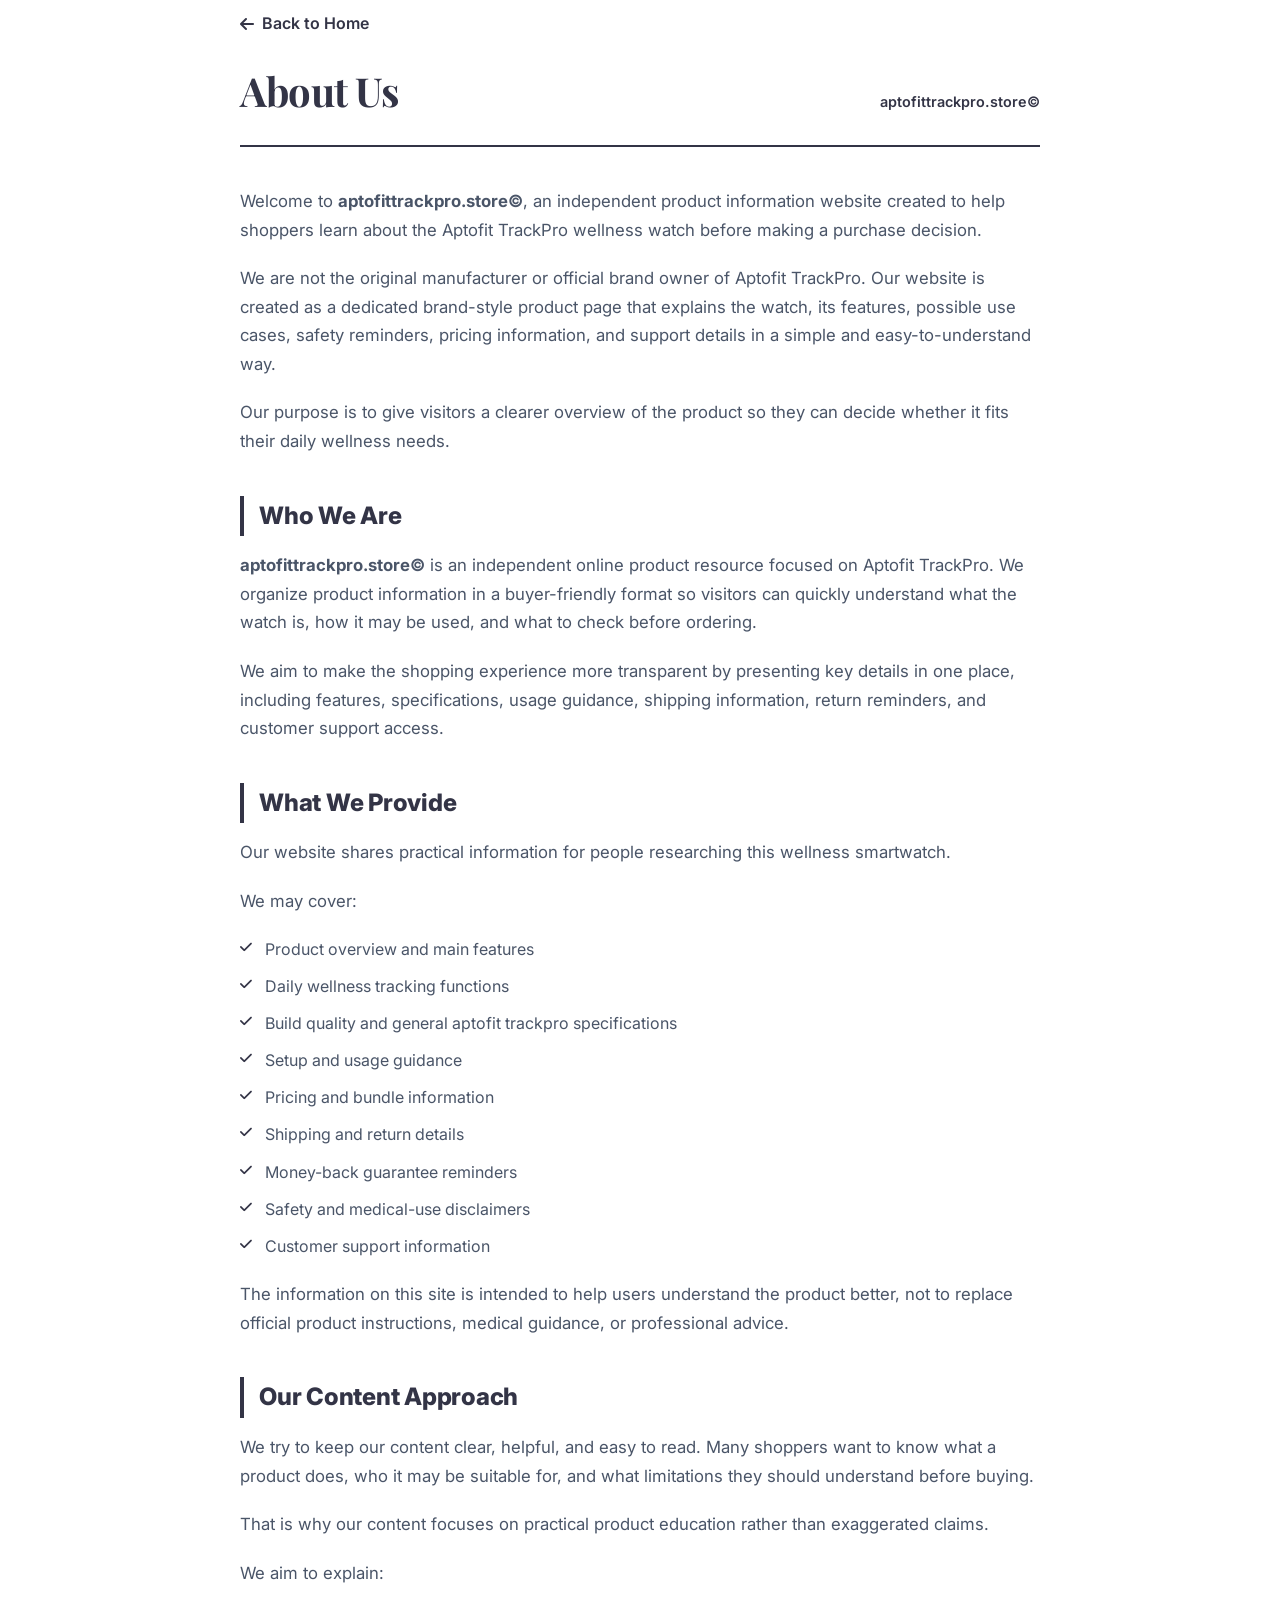
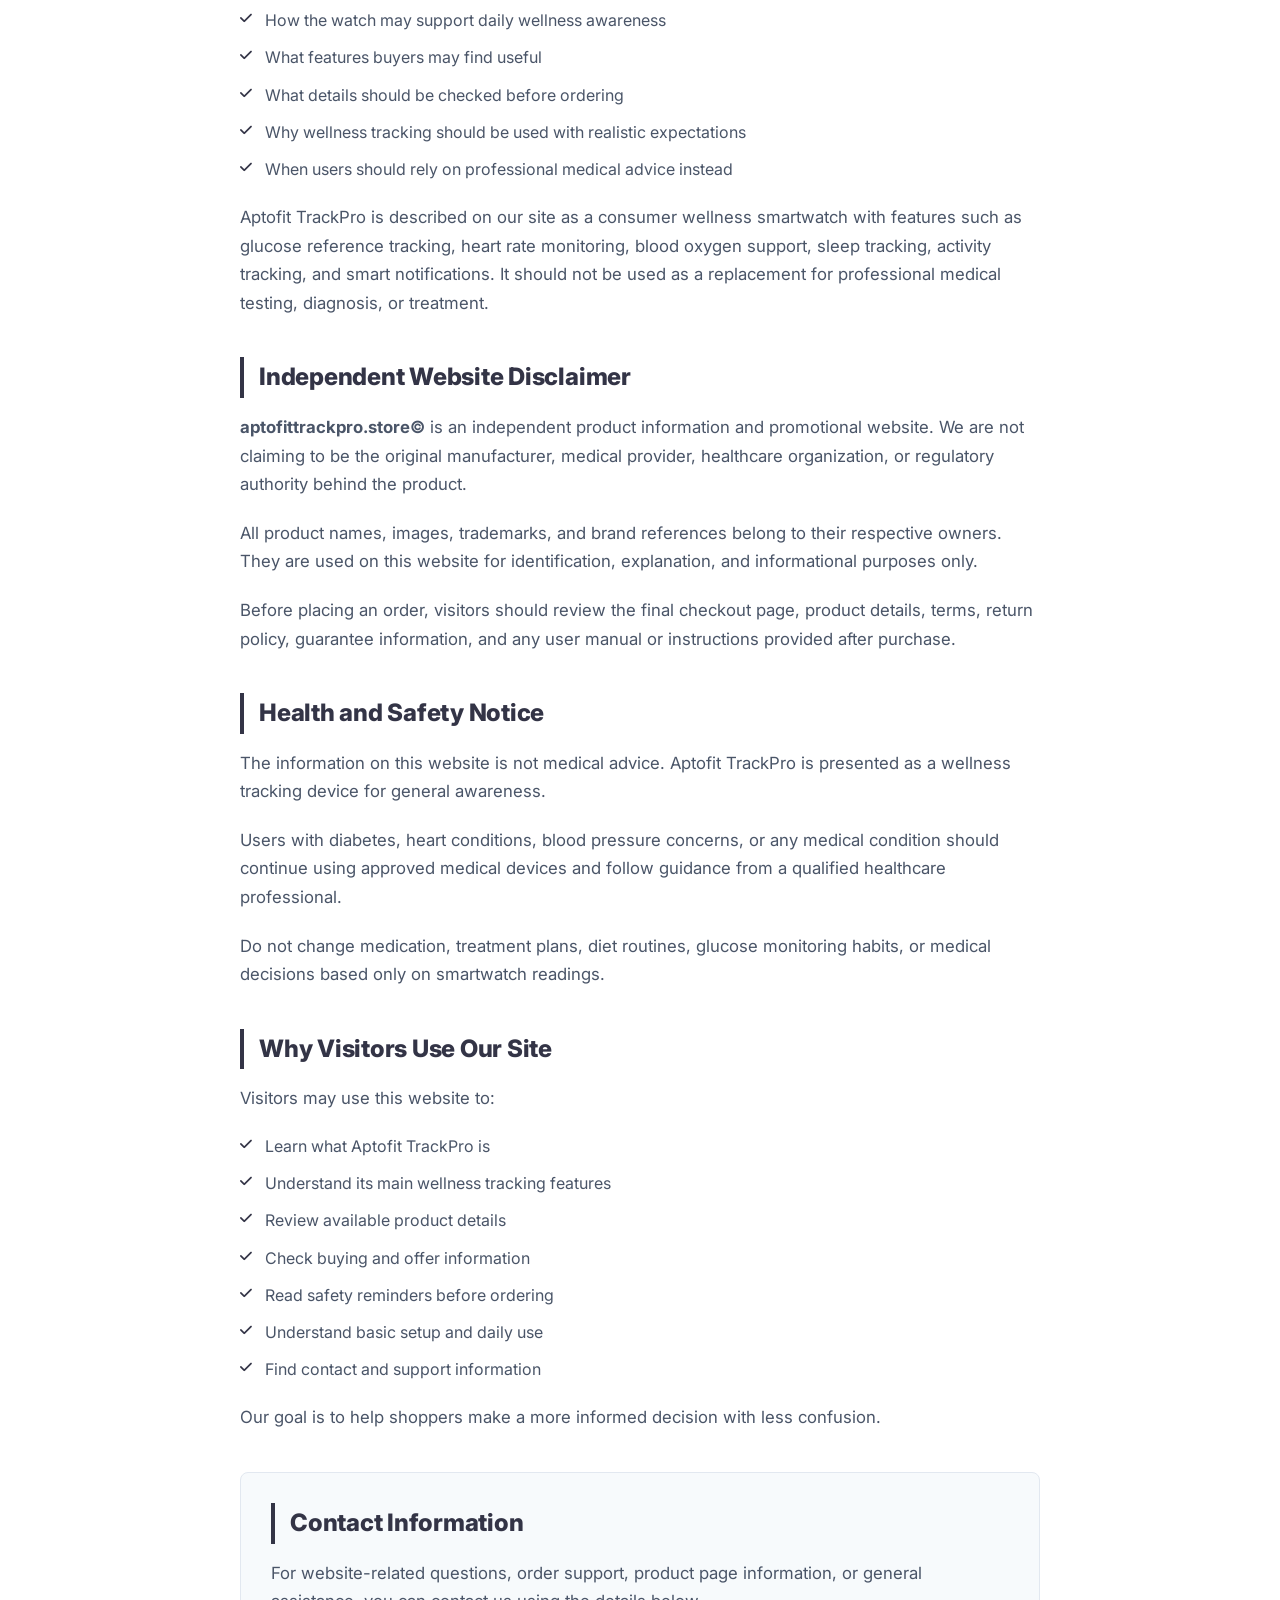
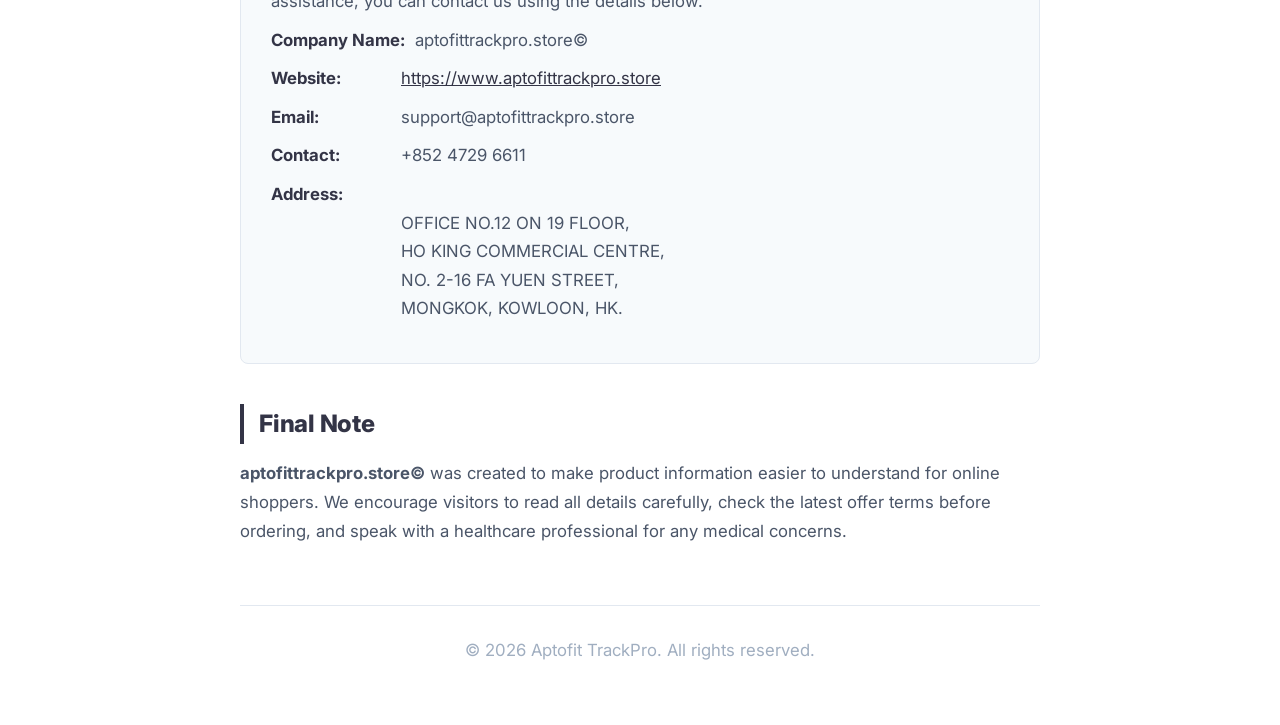
<file: about.html>
<!DOCTYPE html>
<html lang="en">
<head>
    <meta charset="UTF-8">
    <meta name="viewport" content="width=device-width, initial-scale=1.0">
    <title>About Us - Aptofit TrackPro</title>
    <meta name="description" content="Learn about Aptofit TrackPro, an independent product information website dedicated to helping shoppers understand wellness tracking technology.">
    <link rel="canonical" href="https://www.aptofittrackpro.store/about.html">
    
    <!-- Favicons -->
    <link rel="apple-touch-icon" sizes="180x180" href="public/apple-touch-icon.png">
    <link rel="icon" type="image/png" sizes="32x32" href="public/favicon-32x32.png">
    <link rel="icon" type="image/png" sizes="16x16" href="public/favicon-16x16.png">
    <link rel="shortcut icon" href="public/favicon.ico">

    <link rel="preconnect" href="https://fonts.googleapis.com">
    <link rel="preconnect" href="https://fonts.gstatic.com" crossorigin>
    <link href="https://fonts.googleapis.com/css2?family=Inter:wght@400;500;600;700;800&family=Playfair+Display:wght@700&display=swap" rel="stylesheet">
    <link rel="stylesheet" href="https://cdnjs.cloudflare.com/ajax/libs/font-awesome/6.5.0/css/all.min.css" />
    <style>
        :root {
            --c-deep: #333446;
            --c-text: #4a5568;
            --c-bg: #ffffff;
            --ff-sans: 'Inter', sans-serif;
            --ff-serif: 'Playfair Display', serif;
        }

        * {
            box-sizing: border-box;
            margin: 0;
            padding: 0;
        }

        body {
            font-family: var(--ff-sans);
            line-height: 1.7;
            color: var(--c-text);
            background-color: var(--c-bg);
            padding: 10px 20px 40px;
        }

        .container {
            max-width: 800px;
            margin: 0 auto;
        }

        .doc-header {
            border-bottom: 2px solid var(--c-deep);
            padding-bottom: 20px;
            margin-bottom: 40px;
            display: flex;
            justify-content: space-between;
            align-items: baseline;
        }

        .doc-header h1 {
            font-family: var(--ff-serif);
            font-size: 2.5rem;
            color: var(--c-deep);
            letter-spacing: -0.02em;
        }

        .doc-header .site-url {
            font-weight: 600;
            color: var(--c-deep);
            text-decoration: none;
            font-size: 0.9rem;
        }

        section {
            margin-bottom: 40px;
        }

        h2 {
            font-size: 1.5rem;
            color: var(--c-deep);
            margin-bottom: 15px;
            font-weight: 800;
            letter-spacing: -0.01em;
            border-left: 4px solid var(--c-deep);
            padding-left: 15px;
        }

        p {
            margin-bottom: 20px;
            font-size: 1.05rem;
        }

        ul {
            list-style: none;
            margin-bottom: 20px;
        }

        li {
            position: relative;
            padding-left: 25px;
            margin-bottom: 10px;
            font-size: 1rem;
        }

        li::before {
            content: "\f00c";
            font-family: "Font Awesome 6 Free";
            font-weight: 900;
            position: absolute;
            left: 0;
            color: var(--c-deep);
            font-size: 0.85rem;
        }

        .contact-info {
            background: #f7fafc;
            padding: 30px;
            border-radius: 8px;
            border: 1px solid #e2e8f0;
        }

        .contact-info p {
            margin-bottom: 10px;
            display: flex;
            gap: 10px;
        }

        .contact-info strong {
            color: var(--c-deep);
            min-width: 120px;
        }

        .footer {
            margin-top: 60px;
            padding-top: 30px;
            border-top: 1px solid #e2e8f0;
            text-align: center;
            font-size: 0.9rem;
            color: #a0aec0;
        }

        .back-link {
            display: inline-flex;
            align-items: center;
            gap: 8px;
            color: var(--c-deep);
            text-decoration: none;
            font-weight: 600;
            margin-bottom: 20px;
            transition: transform 0.2s;
        }

        .back-link:hover {
            transform: translateX(-5px);
        }

        @media (max-width: 640px) {
            .doc-header {
                flex-direction: column;
                gap: 10px;
            }
            .doc-header h1 {
                font-size: 2rem;
            }
        }
    </style>
</head>
<body>

    <div class="container">
        <a href="index.html" class="back-link"><i class="fa-solid fa-arrow-left"></i> Back to Home</a>
        
        <header class="doc-header">
            <h1>About Us</h1>
            <a href="https://www.aptofittrackpro.store" class="site-url">aptofittrackpro.store©</a>
        </header>

        <section>
            <p>Welcome to <strong>aptofittrackpro.store©</strong>, an independent product information website created to help shoppers learn about the Aptofit TrackPro wellness watch before making a purchase decision.</p>
            <p>We are not the original manufacturer or official brand owner of Aptofit TrackPro. Our website is created as a dedicated brand-style product page that explains the watch, its features, possible use cases, safety reminders, pricing information, and support details in a simple and easy-to-understand way.</p>
            <p>Our purpose is to give visitors a clearer overview of the product so they can decide whether it fits their daily wellness needs.</p>
        </section>

        <section>
            <h2>Who We Are</h2>
            <p><strong>aptofittrackpro.store©</strong> is an independent online product resource focused on Aptofit TrackPro. We organize product information in a buyer-friendly format so visitors can quickly understand what the watch is, how it may be used, and what to check before ordering.</p>
            <p>We aim to make the shopping experience more transparent by presenting key details in one place, including features, specifications, usage guidance, shipping information, return reminders, and customer support access.</p>
        </section>

        <section>
            <h2>What We Provide</h2>
            <p>Our website shares practical information for people researching this wellness smartwatch.</p>
            <p>We may cover:</p>
            <ul>
                <li>Product overview and main features</li>
                <li>Daily wellness tracking functions</li>
                <li>Build quality and general aptofit trackpro specifications</li>
                <li>Setup and usage guidance</li>
                <li>Pricing and bundle information</li>
                <li>Shipping and return details</li>
                <li>Money-back guarantee reminders</li>
                <li>Safety and medical-use disclaimers</li>
                <li>Customer support information</li>
            </ul>
            <p>The information on this site is intended to help users understand the product better, not to replace official product instructions, medical guidance, or professional advice.</p>
        </section>

        <section>
            <h2>Our Content Approach</h2>
            <p>We try to keep our content clear, helpful, and easy to read. Many shoppers want to know what a product does, who it may be suitable for, and what limitations they should understand before buying.</p>
            <p>That is why our content focuses on practical product education rather than exaggerated claims.</p>
            <p>We aim to explain:</p>
            <ul>
                <li>How the watch may support daily wellness awareness</li>
                <li>What features buyers may find useful</li>
                <li>What details should be checked before ordering</li>
                <li>Why wellness tracking should be used with realistic expectations</li>
                <li>When users should rely on professional medical advice instead</li>
            </ul>
            <p>Aptofit TrackPro is described on our site as a consumer wellness smartwatch with features such as glucose reference tracking, heart rate monitoring, blood oxygen support, sleep tracking, activity tracking, and smart notifications. It should not be used as a replacement for professional medical testing, diagnosis, or treatment.</p>
        </section>

        <section>
            <h2>Independent Website Disclaimer</h2>
            <p><strong>aptofittrackpro.store©</strong> is an independent product information and promotional website. We are not claiming to be the original manufacturer, medical provider, healthcare organization, or regulatory authority behind the product.</p>
            <p>All product names, images, trademarks, and brand references belong to their respective owners. They are used on this website for identification, explanation, and informational purposes only.</p>
            <p>Before placing an order, visitors should review the final checkout page, product details, terms, return policy, guarantee information, and any user manual or instructions provided after purchase.</p>
        </section>

        <section>
            <h2>Health and Safety Notice</h2>
            <p>The information on this website is not medical advice. Aptofit TrackPro is presented as a wellness tracking device for general awareness.</p>
            <p>Users with diabetes, heart conditions, blood pressure concerns, or any medical condition should continue using approved medical devices and follow guidance from a qualified healthcare professional.</p>
            <p>Do not change medication, treatment plans, diet routines, glucose monitoring habits, or medical decisions based only on smartwatch readings.</p>
        </section>

        <section>
            <h2>Why Visitors Use Our Site</h2>
            <p>Visitors may use this website to:</p>
            <ul>
                <li>Learn what Aptofit TrackPro is</li>
                <li>Understand its main wellness tracking features</li>
                <li>Review available product details</li>
                <li>Check buying and offer information</li>
                <li>Read safety reminders before ordering</li>
                <li>Understand basic setup and daily use</li>
                <li>Find contact and support information</li>
            </ul>
            <p>Our goal is to help shoppers make a more informed decision with less confusion.</p>
        </section>

        <section class="contact-info">
            <h2>Contact Information</h2>
            <p>For website-related questions, order support, product page information, or general assistance, you can contact us using the details below.</p>
            <p><strong>Company Name:</strong> aptofittrackpro.store©</p>
            <p><strong>Website:</strong> <a href="https://www.aptofittrackpro.store" style="color: var(--c-deep);">https://www.aptofittrackpro.store</a></p>
            <p><strong>Email:</strong> support@aptofittrackpro.store</p>
            <p><strong>Contact:</strong> +852 4729 6611</p>
            <p><strong>Address:</strong><br>
                OFFICE NO.12 ON 19 FLOOR,<br>
                HO KING COMMERCIAL CENTRE,<br>
                NO. 2-16 FA YUEN STREET,<br>
                MONGKOK, KOWLOON, HK.</p>
        </section>

        <section>
            <h2>Final Note</h2>
            <p><strong>aptofittrackpro.store©</strong> was created to make product information easier to understand for online shoppers. We encourage visitors to read all details carefully, check the latest offer terms before ordering, and speak with a healthcare professional for any medical concerns.</p>
        </section>

        <footer class="footer">
            <p>&copy; 2026 Aptofit TrackPro. All rights reserved.</p>
        </footer>
    </div>

</body>
</html>
</file>
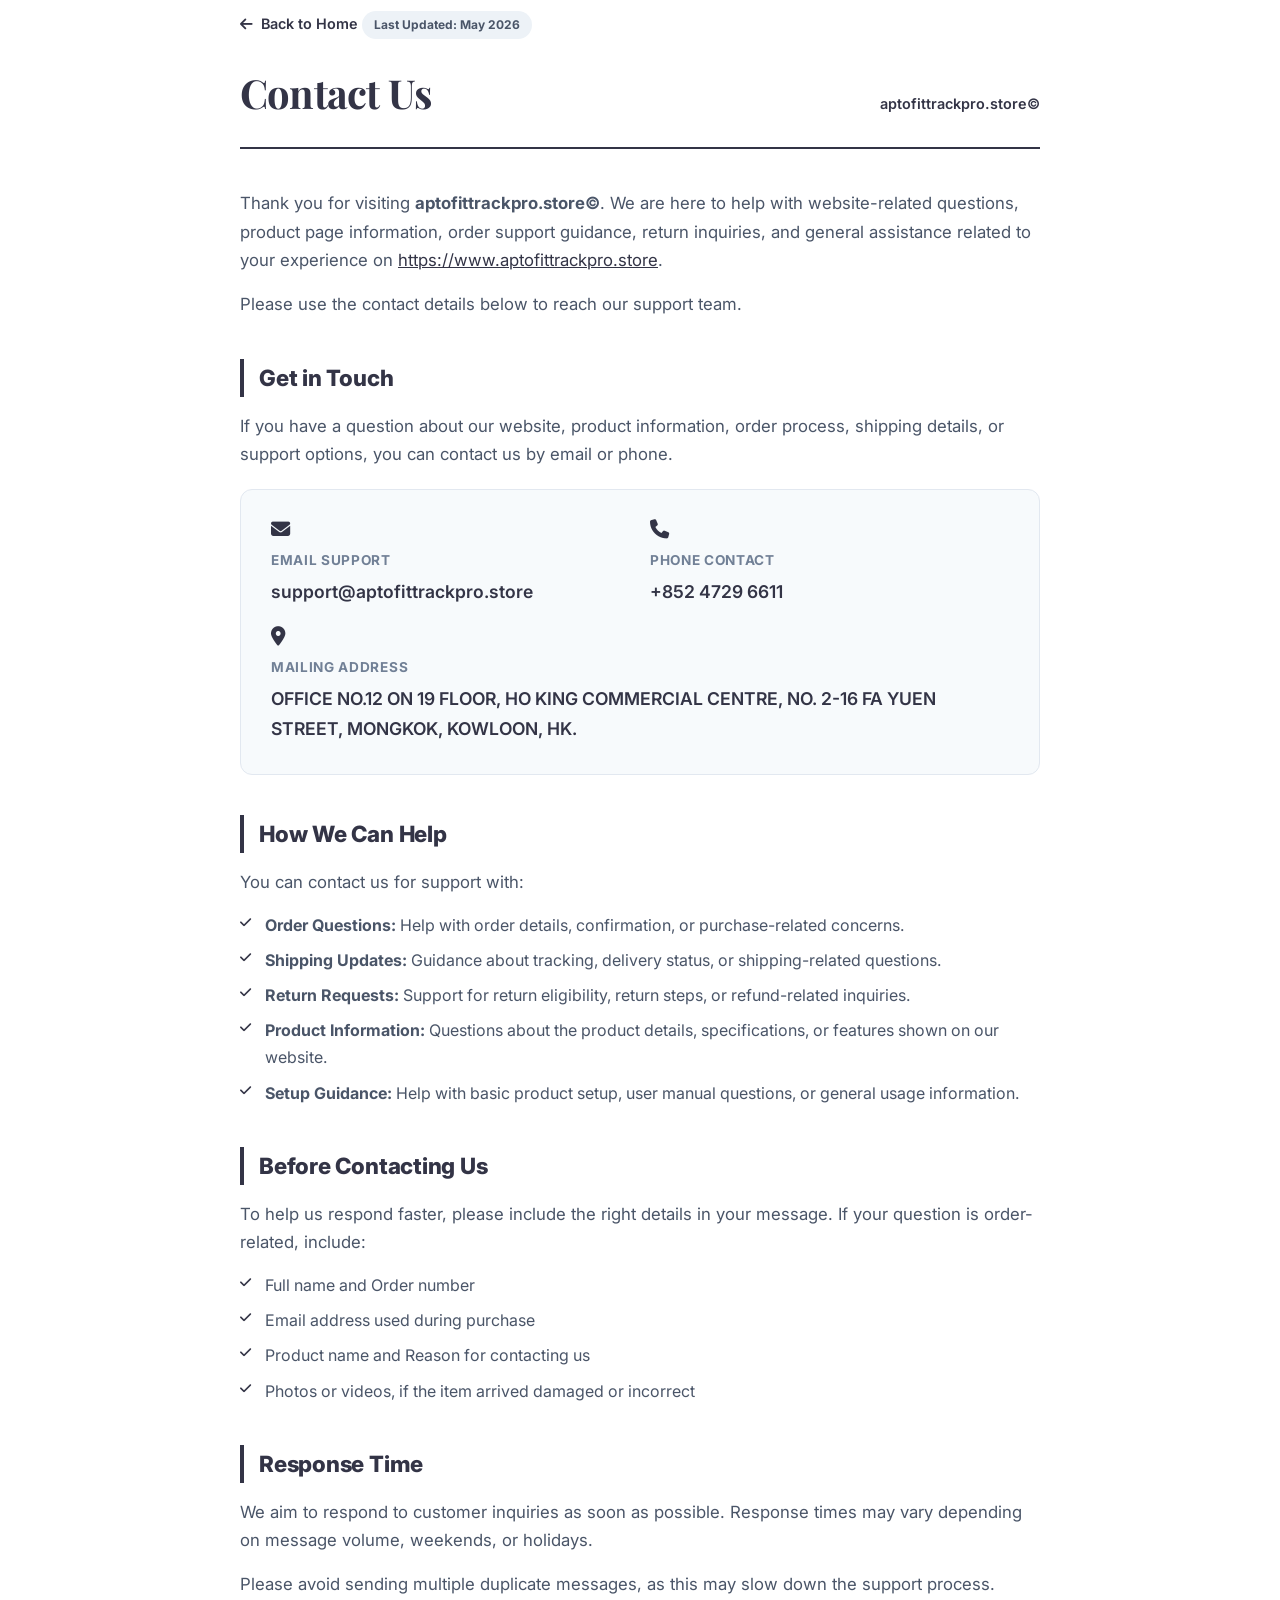
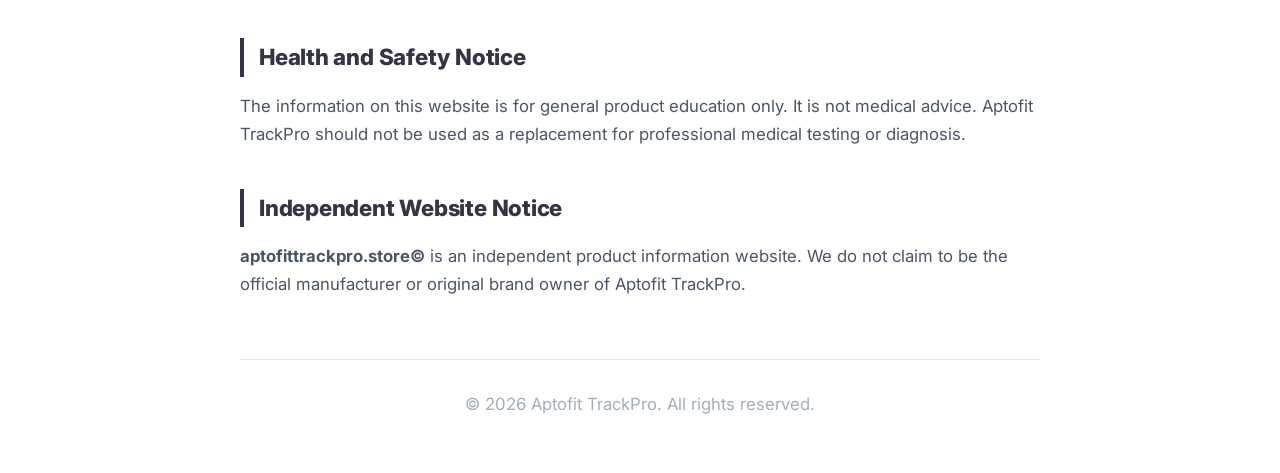
<file: contact.html>
<!DOCTYPE html>
<html lang="en">
<head>
    <meta charset="UTF-8">
    <meta name="viewport" content="width=device-width, initial-scale=1.0">
    <title>Contact Us - Aptofit TrackPro</title>
    <meta name="description" content="Get in touch with the Aptofit TrackPro support team for help with your wellness watch, orders, or returns.">
    <link rel="canonical" href="https://www.aptofittrackpro.store/contact.html">

    <!-- Favicons -->
    <link rel="apple-touch-icon" sizes="180x180" href="public/apple-touch-icon.png">
    <link rel="icon" type="image/png" sizes="32x32" href="public/favicon-32x32.png">
    <link rel="icon" type="image/png" sizes="16x16" href="public/favicon-16x16.png">
    <link rel="shortcut icon" href="public/favicon.ico">

    <link rel="preconnect" href="https://fonts.googleapis.com">
    <link rel="preconnect" href="https://fonts.gstatic.com" crossorigin>
    <link href="https://fonts.googleapis.com/css2?family=Inter:wght@400;500;600;700;800&family=Playfair+Display:wght@700&display=swap" rel="stylesheet">
    <link rel="stylesheet" href="https://cdnjs.cloudflare.com/ajax/libs/font-awesome/6.5.0/css/all.min.css" />
    <style>
        :root {
            --c-deep: #333446;
            --c-text: #4a5568;
            --c-bg: #ffffff;
            --ff-sans: 'Inter', sans-serif;
            --ff-serif: 'Playfair Display', serif;
        }

        * {
            box-sizing: border-box;
            margin: 0;
            padding: 0;
        }

        body {
            font-family: var(--ff-sans);
            line-height: 1.7;
            color: var(--c-text);
            background-color: var(--c-bg);
            padding: 10px 20px 40px;
        }

        .container {
            max-width: 800px;
            margin: 0 auto;
        }

        .doc-header {
            border-bottom: 2px solid var(--c-deep);
            padding-bottom: 20px;
            margin-bottom: 40px;
            display: flex;
            justify-content: space-between;
            align-items: baseline;
        }

        .doc-header h1 {
            font-family: var(--ff-serif);
            font-size: 2.5rem;
            color: var(--c-deep);
            letter-spacing: -0.02em;
        }

        .doc-header .site-url {
            font-weight: 600;
            color: var(--c-deep);
            text-decoration: none;
            font-size: 0.9rem;
        }

        section {
            margin-bottom: 40px;
        }

        h2 {
            font-size: 1.4rem;
            color: var(--c-deep);
            margin-bottom: 15px;
            font-weight: 800;
            letter-spacing: -0.01em;
            border-left: 4px solid var(--c-deep);
            padding-left: 15px;
        }

        p {
            margin-bottom: 15px;
            font-size: 1.05rem;
        }

        ul {
            list-style: none;
            margin-bottom: 20px;
        }

        li {
            position: relative;
            padding-left: 25px;
            margin-bottom: 8px;
            font-size: 1rem;
        }

        li::before {
            content: "\f00c";
            font-family: "Font Awesome 6 Free";
            font-weight: 900;
            position: absolute;
            left: 0;
            color: var(--c-deep);
            font-size: 0.8rem;
        }

        .contact-card {
            background: #f7fafc;
            padding: 30px;
            border-radius: 12px;
            border: 1px solid #e2e8f0;
            margin-top: 20px;
            display: grid;
            grid-template-columns: 1fr 1fr;
            gap: 20px;
        }

        .contact-item {
            display: flex;
            flex-direction: column;
            gap: 5px;
        }

        .contact-item i {
            color: var(--c-deep);
            font-size: 1.2rem;
            margin-bottom: 5px;
        }

        .contact-item strong {
            font-size: 0.85rem;
            text-transform: uppercase;
            letter-spacing: 0.05em;
            color: #718096;
        }

        .contact-item span, .contact-item a {
            font-weight: 600;
            color: var(--c-deep);
            text-decoration: none;
            font-size: 1.1rem;
        }

        .footer {
            margin-top: 60px;
            padding-top: 30px;
            border-top: 1px solid #e2e8f0;
            text-align: center;
            font-size: 0.85rem;
            color: #a0aec0;
        }

        .back-link {
            display: inline-flex;
            align-items: center;
            gap: 8px;
            color: var(--c-deep);
            text-decoration: none;
            font-weight: 600;
            margin-bottom: 20px;
            transition: transform 0.2s;
            font-size: 0.9rem;
        }

        .back-link:hover {
            transform: translateX(-5px);
        }

        .last-updated-badge {
            display: inline-block;
            background: #edf2f7;
            color: #4a5568;
            padding: 4px 12px;
            border-radius: 100px;
            font-size: 0.75rem;
            font-weight: 700;
            margin-bottom: 20px;
        }

        @media (max-width: 640px) {
            .doc-header {
                flex-direction: column;
                gap: 10px;
            }
            .doc-header h1 {
                font-size: 2rem;
            }
            .contact-card {
                grid-template-columns: 1fr;
            }
        }
    </style>
</head>
<body>

    <div class="container">
        <a href="index.html" class="back-link"><i class="fa-solid fa-arrow-left"></i> Back to Home</a>
        
        <div class="last-updated-badge">Last Updated: May 2026</div>

        <header class="doc-header">
            <h1>Contact Us</h1>
            <a href="https://www.aptofittrackpro.store" class="site-url">aptofittrackpro.store©</a>
        </header>

        <section>
            <p>Thank you for visiting <strong>aptofittrackpro.store©</strong>. We are here to help with website-related questions, product page information, order support guidance, return inquiries, and general assistance related to your experience on <a href="https://www.aptofittrackpro.store" style="color: var(--c-deep);">https://www.aptofittrackpro.store</a>.</p>
            <p>Please use the contact details below to reach our support team.</p>
        </section>

        <section>
            <h2>Get in Touch</h2>
            <p>If you have a question about our website, product information, order process, shipping details, or support options, you can contact us by email or phone.</p>
            
            <div class="contact-card">
                <div class="contact-item">
                    <i class="fa-solid fa-envelope"></i>
                    <strong>Email Support</strong>
                    <a href="mailto:support@aptofittrackpro.store">support@aptofittrackpro.store</a>
                </div>
                <div class="contact-item">
                    <i class="fa-solid fa-phone"></i>
                    <strong>Phone Contact</strong>
                    <span>+852 4729 6611</span>
                </div>
                <div class="contact-item" style="grid-column: span 2;">
                    <i class="fa-solid fa-location-dot"></i>
                    <strong>Mailing Address</strong>
                    <span>OFFICE NO.12 ON 19 FLOOR, HO KING COMMERCIAL CENTRE, NO. 2-16 FA YUEN STREET, MONGKOK, KOWLOON, HK.</span>
                </div>
            </div>
        </section>

        <section>
            <h2>How We Can Help</h2>
            <p>You can contact us for support with:</p>
            <ul>
                <li><strong>Order Questions:</strong> Help with order details, confirmation, or purchase-related concerns.</li>
                <li><strong>Shipping Updates:</strong> Guidance about tracking, delivery status, or shipping-related questions.</li>
                <li><strong>Return Requests:</strong> Support for return eligibility, return steps, or refund-related inquiries.</li>
                <li><strong>Product Information:</strong> Questions about the product details, specifications, or features shown on our website.</li>
                <li><strong>Setup Guidance:</strong> Help with basic product setup, user manual questions, or general usage information.</li>
            </ul>
        </section>

        <section>
            <h2>Before Contacting Us</h2>
            <p>To help us respond faster, please include the right details in your message. If your question is order-related, include:</p>
            <ul>
                <li>Full name and Order number</li>
                <li>Email address used during purchase</li>
                <li>Product name and Reason for contacting us</li>
                <li>Photos or videos, if the item arrived damaged or incorrect</li>
            </ul>
        </section>

        <section>
            <h2>Response Time</h2>
            <p>We aim to respond to customer inquiries as soon as possible. Response times may vary depending on message volume, weekends, or holidays.</p>
            <p>Please avoid sending multiple duplicate messages, as this may slow down the support process.</p>
        </section>

        <section>
            <h2>Health and Safety Notice</h2>
            <p>The information on this website is for general product education only. It is not medical advice. Aptofit TrackPro should not be used as a replacement for professional medical testing or diagnosis.</p>
        </section>

        <section>
            <h2>Independent Website Notice</h2>
            <p><strong>aptofittrackpro.store©</strong> is an independent product information website. We do not claim to be the official manufacturer or original brand owner of Aptofit TrackPro.</p>
        </section>

        <footer class="footer">
            <p>&copy; 2026 Aptofit TrackPro. All rights reserved.</p>
        </footer>
    </div>

</body>
</html>
</file>
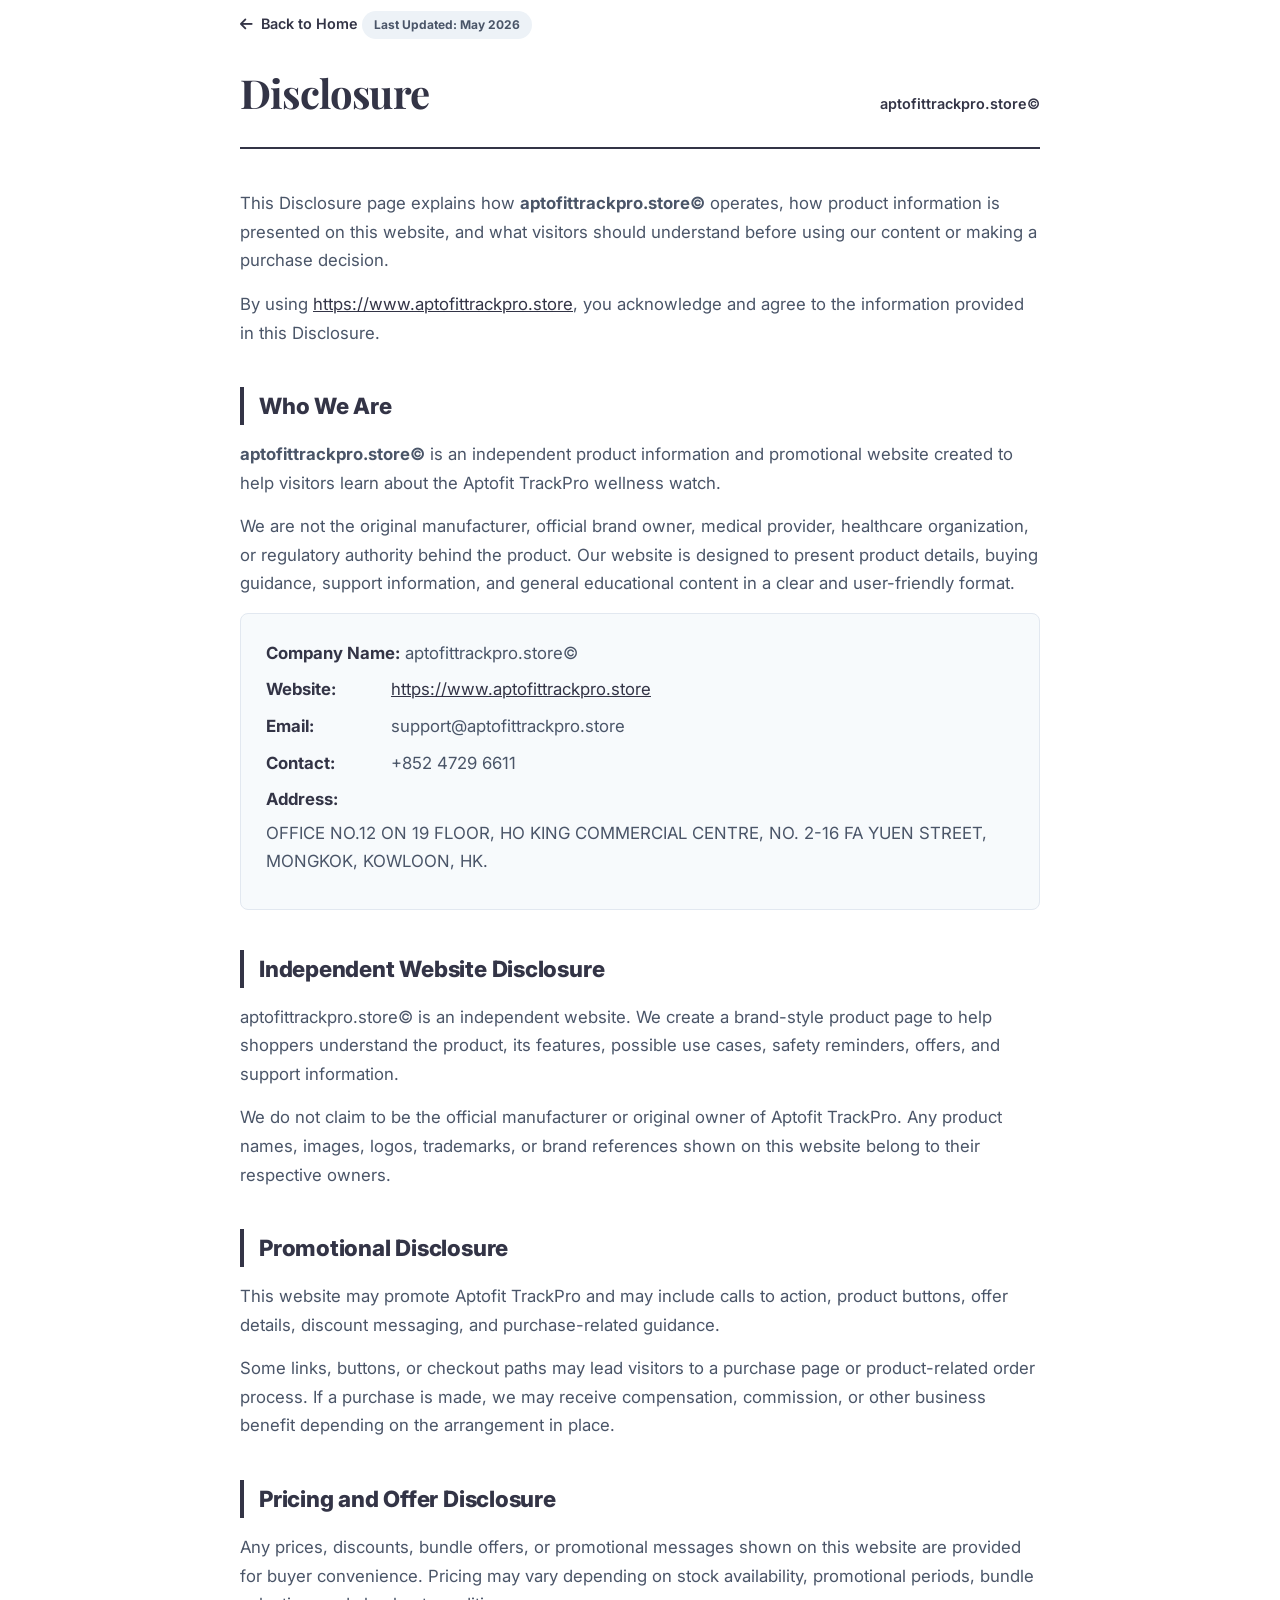
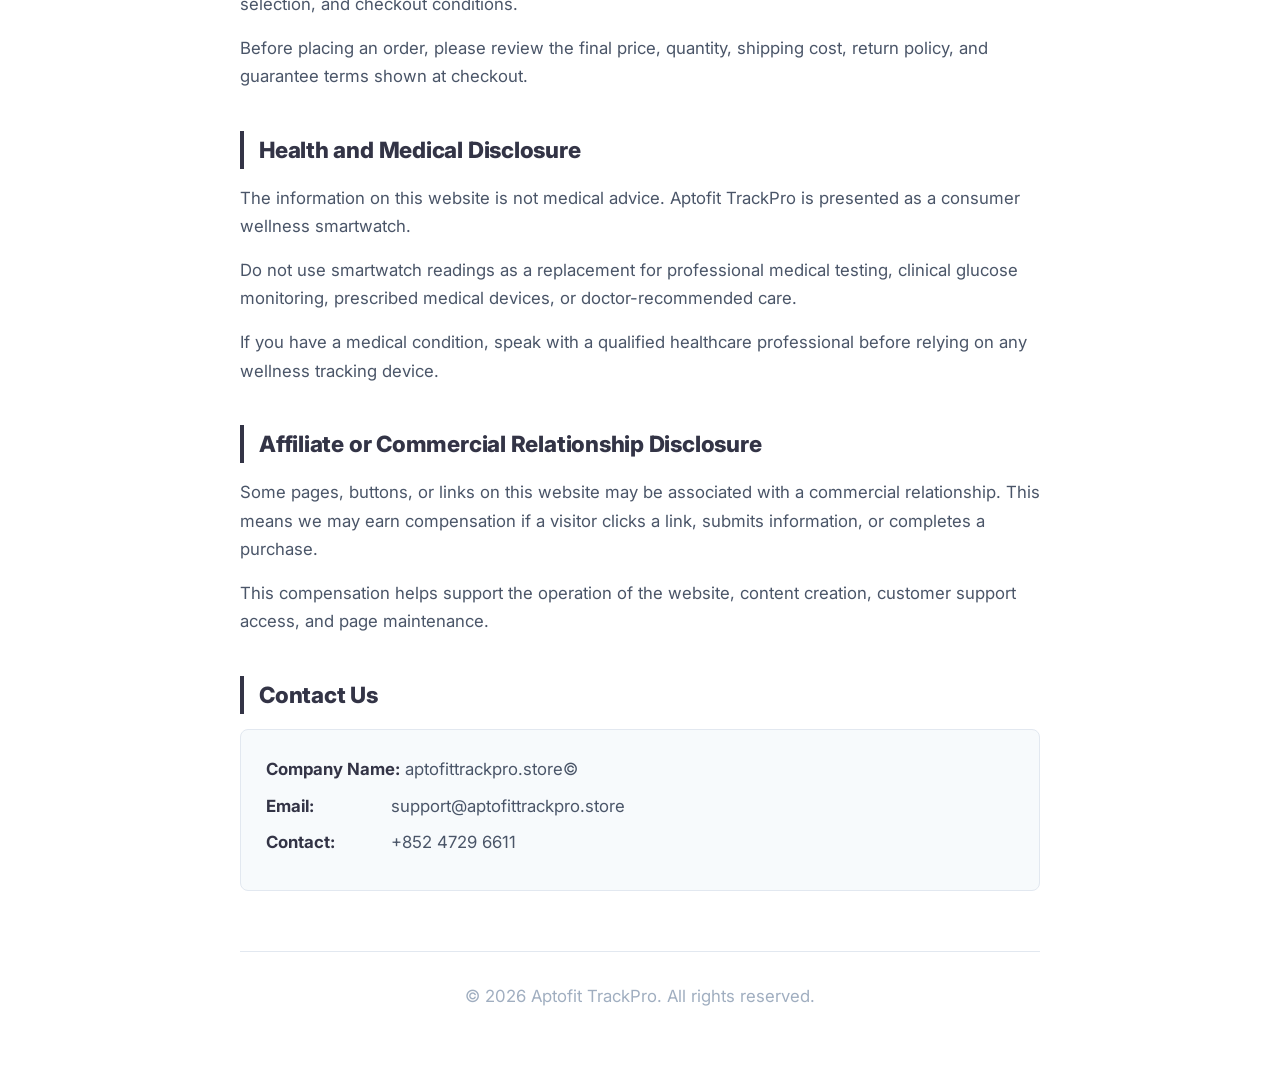
<file: disclosure.html>
<!DOCTYPE html>
<html lang="en">
<head>
    <meta charset="UTF-8">
    <meta name="viewport" content="width=device-width, initial-scale=1.0">
    <title>Disclosure - Aptofit TrackPro</title>
    <meta name="description" content="Important disclosure regarding the independent nature of the Aptofit TrackPro website and product information.">
    <link rel="canonical" href="https://www.aptofittrackpro.store/disclosure.html">

    <!-- Favicons -->
    <link rel="apple-touch-icon" sizes="180x180" href="public/apple-touch-icon.png">
    <link rel="icon" type="image/png" sizes="32x32" href="public/favicon-32x32.png">
    <link rel="icon" type="image/png" sizes="16x16" href="public/favicon-16x16.png">
    <link rel="shortcut icon" href="public/favicon.ico">

    <link rel="preconnect" href="https://fonts.googleapis.com">
    <link rel="preconnect" href="https://fonts.gstatic.com" crossorigin>
    <link href="https://fonts.googleapis.com/css2?family=Inter:wght@400;500;600;700;800&family=Playfair+Display:wght@700&display=swap" rel="stylesheet">
    <link rel="stylesheet" href="https://cdnjs.cloudflare.com/ajax/libs/font-awesome/6.5.0/css/all.min.css" />
    <style>
        :root {
            --c-deep: #333446;
            --c-text: #4a5568;
            --c-bg: #ffffff;
            --ff-sans: 'Inter', sans-serif;
            --ff-serif: 'Playfair Display', serif;
        }

        * {
            box-sizing: border-box;
            margin: 0;
            padding: 0;
        }

        body {
            font-family: var(--ff-sans);
            line-height: 1.7;
            color: var(--c-text);
            background-color: var(--c-bg);
            padding: 10px 20px 40px;
        }

        .container {
            max-width: 800px;
            margin: 0 auto;
        }

        .doc-header {
            border-bottom: 2px solid var(--c-deep);
            padding-bottom: 20px;
            margin-bottom: 40px;
            display: flex;
            justify-content: space-between;
            align-items: baseline;
        }

        .doc-header h1 {
            font-family: var(--ff-serif);
            font-size: 2.5rem;
            color: var(--c-deep);
            letter-spacing: -0.02em;
        }

        .doc-header .site-url {
            font-weight: 600;
            color: var(--c-deep);
            text-decoration: none;
            font-size: 0.9rem;
        }

        section {
            margin-bottom: 40px;
        }

        h2 {
            font-size: 1.4rem;
            color: var(--c-deep);
            margin-bottom: 15px;
            font-weight: 800;
            letter-spacing: -0.01em;
            border-left: 4px solid var(--c-deep);
            padding-left: 15px;
        }

        p {
            margin-bottom: 15px;
            font-size: 1.05rem;
        }

        ul {
            list-style: none;
            margin-bottom: 20px;
        }

        li {
            position: relative;
            padding-left: 25px;
            margin-bottom: 8px;
            font-size: 1rem;
        }

        li::before {
            content: "\f00c";
            font-family: "Font Awesome 6 Free";
            font-weight: 900;
            position: absolute;
            left: 0;
            color: var(--c-deep);
            font-size: 0.8rem;
        }

        .contact-box {
            background: #f7fafc;
            padding: 25px;
            border-radius: 8px;
            border: 1px solid #e2e8f0;
            margin-top: 10px;
        }

        .contact-box p {
            margin-bottom: 8px;
            display: flex;
            flex-wrap: wrap;
            gap: 5px;
        }

        .contact-box strong {
            color: var(--c-deep);
            min-width: 120px;
        }

        .footer {
            margin-top: 60px;
            padding-top: 30px;
            border-top: 1px solid #e2e8f0;
            text-align: center;
            font-size: 0.85rem;
            color: #a0aec0;
        }

        .back-link {
            display: inline-flex;
            align-items: center;
            gap: 8px;
            color: var(--c-deep);
            text-decoration: none;
            font-weight: 600;
            margin-bottom: 20px;
            transition: transform 0.2s;
            font-size: 0.9rem;
        }

        .back-link:hover {
            transform: translateX(-5px);
        }

        .last-updated-badge {
            display: inline-block;
            background: #edf2f7;
            color: #4a5568;
            padding: 4px 12px;
            border-radius: 100px;
            font-size: 0.75rem;
            font-weight: 700;
            margin-bottom: 20px;
        }

        @media (max-width: 640px) {
            .doc-header {
                flex-direction: column;
                gap: 10px;
            }
            .doc-header h1 {
                font-size: 2rem;
            }
        }
    </style>
</head>
<body>

    <div class="container">
        <a href="index.html" class="back-link"><i class="fa-solid fa-arrow-left"></i> Back to Home</a>
        
        <div class="last-updated-badge">Last Updated: May 2026</div>

        <header class="doc-header">
            <h1>Disclosure</h1>
            <a href="https://www.aptofittrackpro.store" class="site-url">aptofittrackpro.store©</a>
        </header>

        <section>
            <p>This Disclosure page explains how <strong>aptofittrackpro.store©</strong> operates, how product information is presented on this website, and what visitors should understand before using our content or making a purchase decision.</p>
            <p>By using <a href="https://www.aptofittrackpro.store" style="color: var(--c-deep);">https://www.aptofittrackpro.store</a>, you acknowledge and agree to the information provided in this Disclosure.</p>
        </section>

        <section>
            <h2>Who We Are</h2>
            <p><strong>aptofittrackpro.store©</strong> is an independent product information and promotional website created to help visitors learn about the Aptofit TrackPro wellness watch.</p>
            <p>We are not the original manufacturer, official brand owner, medical provider, healthcare organization, or regulatory authority behind the product. Our website is designed to present product details, buying guidance, support information, and general educational content in a clear and user-friendly format.</p>
            <div class="contact-box">
                <p><strong>Company Name:</strong> aptofittrackpro.store©</p>
                <p><strong>Website:</strong> <a href="https://www.aptofittrackpro.store" style="color: var(--c-deep);">https://www.aptofittrackpro.store</a></p>
                <p><strong>Email:</strong> support@aptofittrackpro.store</p>
                <p><strong>Contact:</strong> +852 4729 6611</p>
                <p><strong>Address:</strong> OFFICE NO.12 ON 19 FLOOR, HO KING COMMERCIAL CENTRE, NO. 2-16 FA YUEN STREET, MONGKOK, KOWLOON, HK.</p>
            </div>
        </section>

        <section>
            <h2>Independent Website Disclosure</h2>
            <p>aptofittrackpro.store© is an independent website. We create a brand-style product page to help shoppers understand the product, its features, possible use cases, safety reminders, offers, and support information.</p>
            <p>We do not claim to be the official manufacturer or original owner of Aptofit TrackPro. Any product names, images, logos, trademarks, or brand references shown on this website belong to their respective owners.</p>
        </section>

        <section>
            <h2>Promotional Disclosure</h2>
            <p>This website may promote Aptofit TrackPro and may include calls to action, product buttons, offer details, discount messaging, and purchase-related guidance.</p>
            <p>Some links, buttons, or checkout paths may lead visitors to a purchase page or product-related order process. If a purchase is made, we may receive compensation, commission, or other business benefit depending on the arrangement in place.</p>
        </section>

        <section>
            <h2>Pricing and Offer Disclosure</h2>
            <p>Any prices, discounts, bundle offers, or promotional messages shown on this website are provided for buyer convenience. Pricing may vary depending on stock availability, promotional periods, bundle selection, and checkout conditions.</p>
            <p>Before placing an order, please review the final price, quantity, shipping cost, return policy, and guarantee terms shown at checkout.</p>
        </section>

        <section>
            <h2>Health and Medical Disclosure</h2>
            <p>The information on this website is not medical advice. Aptofit TrackPro is presented as a consumer wellness smartwatch.</p>
            <p>Do not use smartwatch readings as a replacement for professional medical testing, clinical glucose monitoring, prescribed medical devices, or doctor-recommended care.</p>
            <p>If you have a medical condition, speak with a qualified healthcare professional before relying on any wellness tracking device.</p>
        </section>

        <section>
            <h2>Affiliate or Commercial Relationship Disclosure</h2>
            <p>Some pages, buttons, or links on this website may be associated with a commercial relationship. This means we may earn compensation if a visitor clicks a link, submits information, or completes a purchase.</p>
            <p>This compensation helps support the operation of the website, content creation, customer support access, and page maintenance.</p>
        </section>

        <section>
            <h2>Contact Us</h2>
            <div class="contact-box">
                <p><strong>Company Name:</strong> aptofittrackpro.store©</p>
                <p><strong>Email:</strong> support@aptofittrackpro.store</p>
                <p><strong>Contact:</strong> +852 4729 6611</p>
            </div>
        </section>

        <footer class="footer">
            <p>&copy; 2026 Aptofit TrackPro. All rights reserved.</p>
        </footer>
    </div>

</body>
</html>
</file>
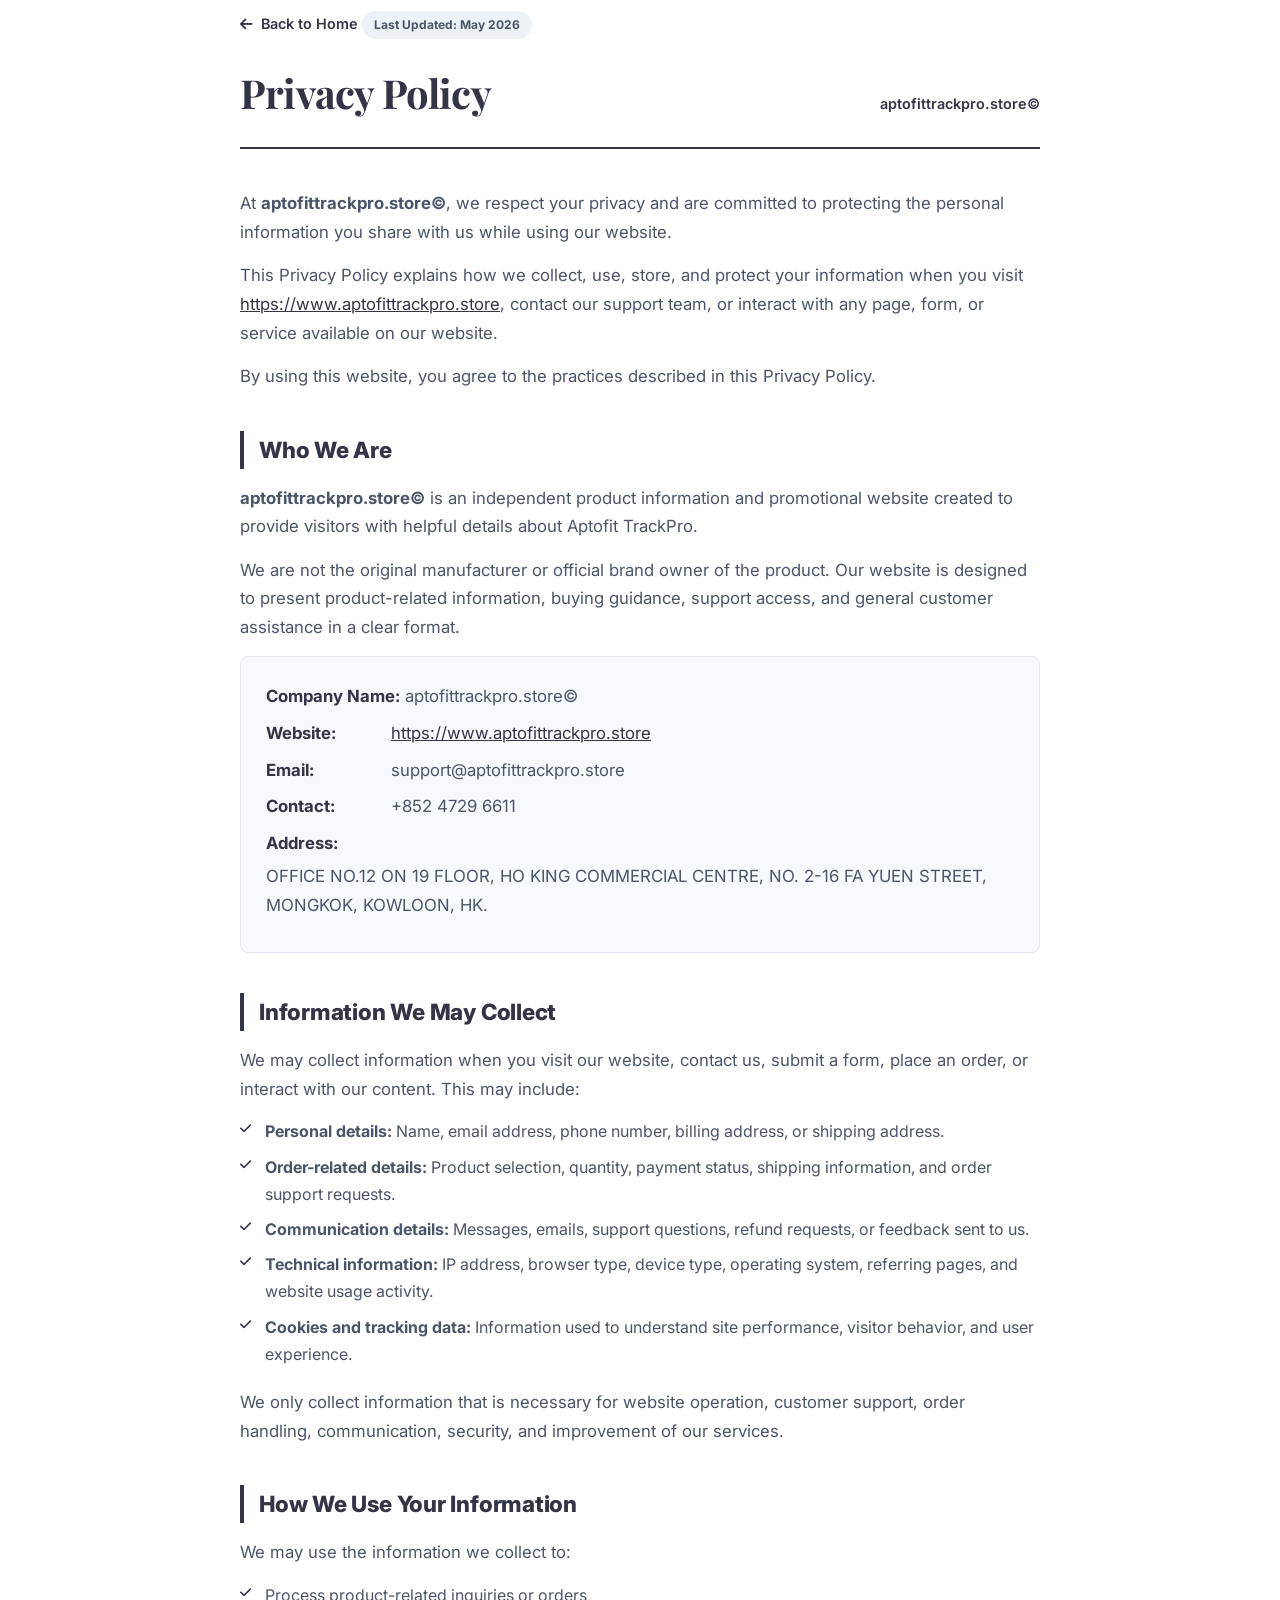
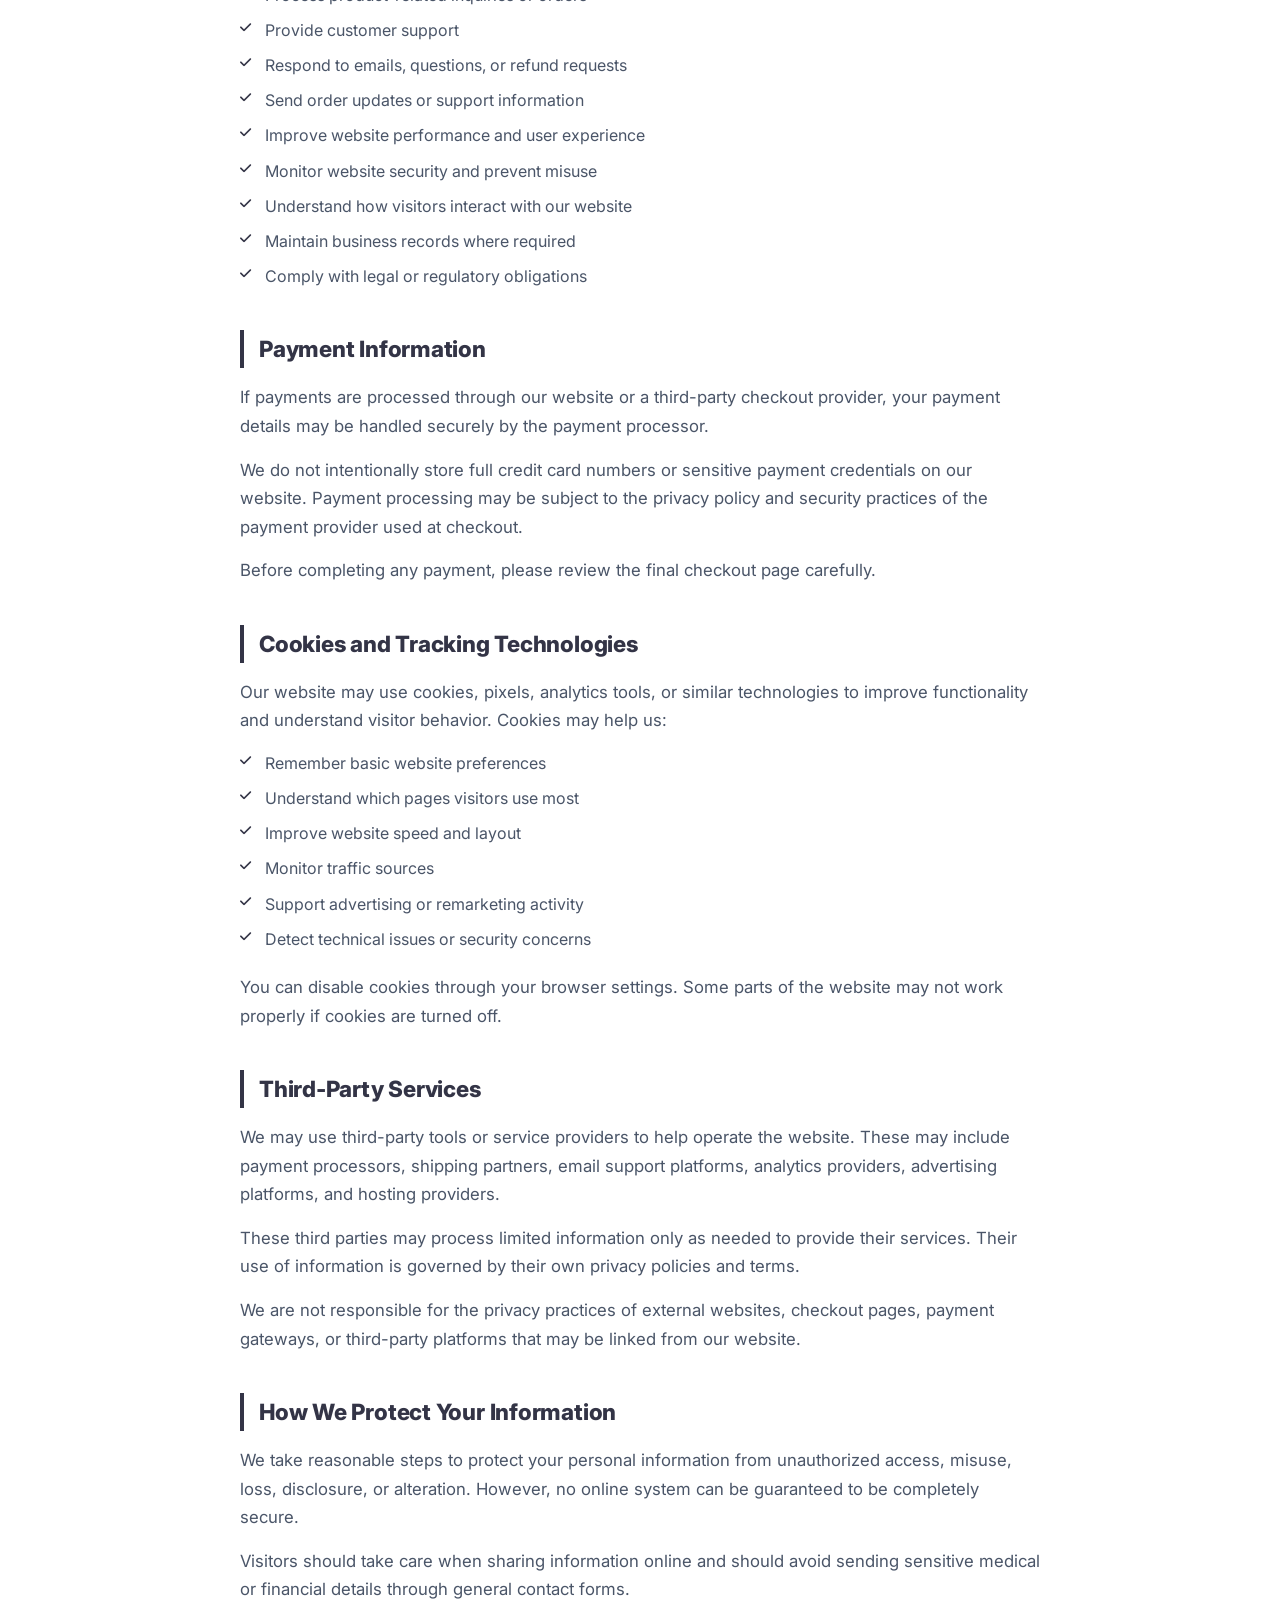
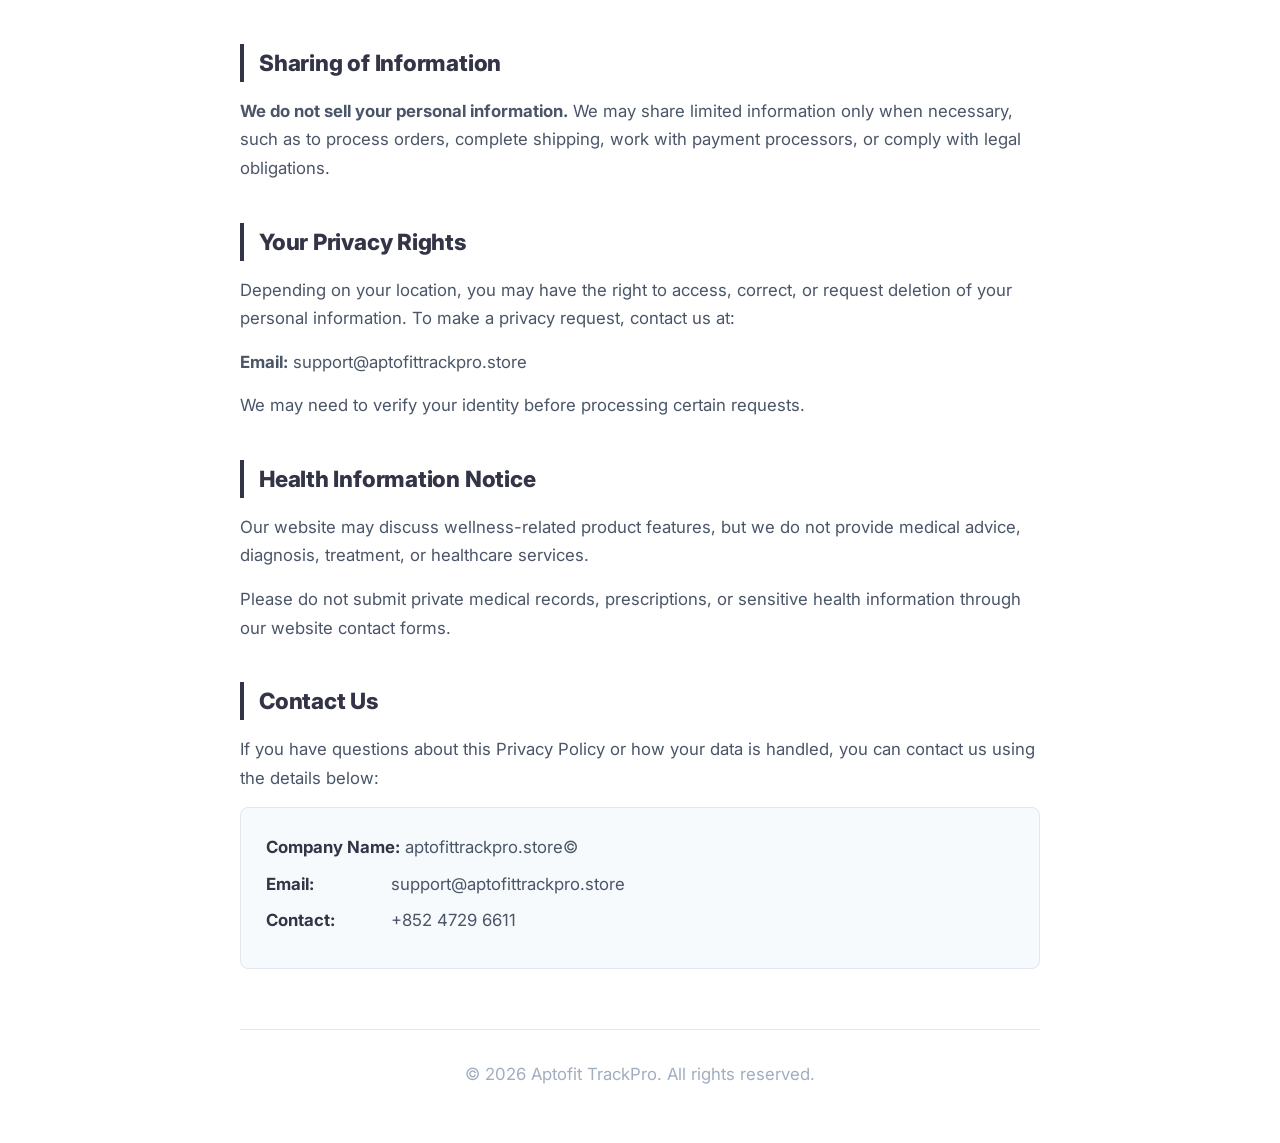
<file: privacy.html>
<!DOCTYPE html>
<html lang="en">
<head>
    <meta charset="UTF-8">
    <meta name="viewport" content="width=device-width, initial-scale=1.0">
    <title>Privacy Policy - Aptofit TrackPro</title>
    <meta name="description" content="Read our privacy policy to understand how we collect, use, and protect your information at Aptofit TrackPro.">
    <link rel="canonical" href="https://www.aptofittrackpro.store/privacy.html">

    <!-- Favicons -->
    <link rel="apple-touch-icon" sizes="180x180" href="public/apple-touch-icon.png">
    <link rel="icon" type="image/png" sizes="32x32" href="public/favicon-32x32.png">
    <link rel="icon" type="image/png" sizes="16x16" href="public/favicon-16x16.png">
    <link rel="shortcut icon" href="public/favicon.ico">

    <link rel="preconnect" href="https://fonts.googleapis.com">
    <link rel="preconnect" href="https://fonts.gstatic.com" crossorigin>
    <link href="https://fonts.googleapis.com/css2?family=Inter:wght@400;500;600;700;800&family=Playfair+Display:wght@700&display=swap" rel="stylesheet">
    <link rel="stylesheet" href="https://cdnjs.cloudflare.com/ajax/libs/font-awesome/6.5.0/css/all.min.css" />
    <style>
        :root {
            --c-deep: #333446;
            --c-text: #4a5568;
            --c-bg: #ffffff;
            --ff-sans: 'Inter', sans-serif;
            --ff-serif: 'Playfair Display', serif;
        }

        * {
            box-sizing: border-box;
            margin: 0;
            padding: 0;
        }

        body {
            font-family: var(--ff-sans);
            line-height: 1.7;
            color: var(--c-text);
            background-color: var(--c-bg);
            padding: 10px 20px 40px;
        }

        .container {
            max-width: 800px;
            margin: 0 auto;
        }

        .doc-header {
            border-bottom: 2px solid var(--c-deep);
            padding-bottom: 20px;
            margin-bottom: 40px;
            display: flex;
            justify-content: space-between;
            align-items: baseline;
        }

        .doc-header h1 {
            font-family: var(--ff-serif);
            font-size: 2.5rem;
            color: var(--c-deep);
            letter-spacing: -0.02em;
        }

        .doc-header .site-url {
            font-weight: 600;
            color: var(--c-deep);
            text-decoration: none;
            font-size: 0.9rem;
        }

        section {
            margin-bottom: 40px;
        }

        h2 {
            font-size: 1.4rem;
            color: var(--c-deep);
            margin-bottom: 15px;
            font-weight: 800;
            letter-spacing: -0.01em;
            border-left: 4px solid var(--c-deep);
            padding-left: 15px;
        }

        p {
            margin-bottom: 15px;
            font-size: 1.05rem;
        }

        ul {
            list-style: none;
            margin-bottom: 20px;
        }

        li {
            position: relative;
            padding-left: 25px;
            margin-bottom: 8px;
            font-size: 1rem;
        }

        li::before {
            content: "\f00c";
            font-family: "Font Awesome 6 Free";
            font-weight: 900;
            position: absolute;
            left: 0;
            color: var(--c-deep);
            font-size: 0.8rem;
        }

        .contact-box {
            background: #f7fafc;
            padding: 25px;
            border-radius: 8px;
            border: 1px solid #e2e8f0;
            margin-top: 10px;
        }

        .contact-box p {
            margin-bottom: 8px;
            display: flex;
            flex-wrap: wrap;
            gap: 5px;
        }

        .contact-box strong {
            color: var(--c-deep);
            min-width: 120px;
        }

        .footer {
            margin-top: 60px;
            padding-top: 30px;
            border-top: 1px solid #e2e8f0;
            text-align: center;
            font-size: 0.85rem;
            color: #a0aec0;
        }

        .back-link {
            display: inline-flex;
            align-items: center;
            gap: 8px;
            color: var(--c-deep);
            text-decoration: none;
            font-weight: 600;
            margin-bottom: 20px;
            transition: transform 0.2s;
            font-size: 0.9rem;
        }

        .back-link:hover {
            transform: translateX(-5px);
        }

        .last-updated-badge {
            display: inline-block;
            background: #edf2f7;
            color: #4a5568;
            padding: 4px 12px;
            border-radius: 100px;
            font-size: 0.75rem;
            font-weight: 700;
            margin-bottom: 20px;
        }

        @media (max-width: 640px) {
            .doc-header {
                flex-direction: column;
                gap: 10px;
            }
            .doc-header h1 {
                font-size: 2rem;
            }
        }
    </style>
</head>
<body>

    <div class="container">
        <a href="index.html" class="back-link"><i class="fa-solid fa-arrow-left"></i> Back to Home</a>
        
        <div class="last-updated-badge">Last Updated: May 2026</div>

        <header class="doc-header">
            <h1>Privacy Policy</h1>
            <a href="https://www.aptofittrackpro.store" class="site-url">aptofittrackpro.store©</a>
        </header>

        <section>
            <p>At <strong>aptofittrackpro.store©</strong>, we respect your privacy and are committed to protecting the personal information you share with us while using our website.</p>
            <p>This Privacy Policy explains how we collect, use, store, and protect your information when you visit <a href="https://www.aptofittrackpro.store" style="color: var(--c-deep);">https://www.aptofittrackpro.store</a>, contact our support team, or interact with any page, form, or service available on our website.</p>
            <p>By using this website, you agree to the practices described in this Privacy Policy.</p>
        </section>

        <section>
            <h2>Who We Are</h2>
            <p><strong>aptofittrackpro.store©</strong> is an independent product information and promotional website created to provide visitors with helpful details about Aptofit TrackPro.</p>
            <p>We are not the original manufacturer or official brand owner of the product. Our website is designed to present product-related information, buying guidance, support access, and general customer assistance in a clear format.</p>
            <div class="contact-box">
                <p><strong>Company Name:</strong> aptofittrackpro.store©</p>
                <p><strong>Website:</strong> <a href="https://www.aptofittrackpro.store" style="color: var(--c-deep);">https://www.aptofittrackpro.store</a></p>
                <p><strong>Email:</strong> support@aptofittrackpro.store</p>
                <p><strong>Contact:</strong> +852 4729 6611</p>
                <p><strong>Address:</strong> OFFICE NO.12 ON 19 FLOOR, HO KING COMMERCIAL CENTRE, NO. 2-16 FA YUEN STREET, MONGKOK, KOWLOON, HK.</p>
            </div>
        </section>

        <section>
            <h2>Information We May Collect</h2>
            <p>We may collect information when you visit our website, contact us, submit a form, place an order, or interact with our content. This may include:</p>
            <ul>
                <li><strong>Personal details:</strong> Name, email address, phone number, billing address, or shipping address.</li>
                <li><strong>Order-related details:</strong> Product selection, quantity, payment status, shipping information, and order support requests.</li>
                <li><strong>Communication details:</strong> Messages, emails, support questions, refund requests, or feedback sent to us.</li>
                <li><strong>Technical information:</strong> IP address, browser type, device type, operating system, referring pages, and website usage activity.</li>
                <li><strong>Cookies and tracking data:</strong> Information used to understand site performance, visitor behavior, and user experience.</li>
            </ul>
            <p>We only collect information that is necessary for website operation, customer support, order handling, communication, security, and improvement of our services.</p>
        </section>

        <section>
            <h2>How We Use Your Information</h2>
            <p>We may use the information we collect to:</p>
            <ul>
                <li>Process product-related inquiries or orders</li>
                <li>Provide customer support</li>
                <li>Respond to emails, questions, or refund requests</li>
                <li>Send order updates or support information</li>
                <li>Improve website performance and user experience</li>
                <li>Monitor website security and prevent misuse</li>
                <li>Understand how visitors interact with our website</li>
                <li>Maintain business records where required</li>
                <li>Comply with legal or regulatory obligations</li>
            </ul>
        </section>

        <section>
            <h2>Payment Information</h2>
            <p>If payments are processed through our website or a third-party checkout provider, your payment details may be handled securely by the payment processor.</p>
            <p>We do not intentionally store full credit card numbers or sensitive payment credentials on our website. Payment processing may be subject to the privacy policy and security practices of the payment provider used at checkout.</p>
            <p>Before completing any payment, please review the final checkout page carefully.</p>
        </section>

        <section>
            <h2>Cookies and Tracking Technologies</h2>
            <p>Our website may use cookies, pixels, analytics tools, or similar technologies to improve functionality and understand visitor behavior. Cookies may help us:</p>
            <ul>
                <li>Remember basic website preferences</li>
                <li>Understand which pages visitors use most</li>
                <li>Improve website speed and layout</li>
                <li>Monitor traffic sources</li>
                <li>Support advertising or remarketing activity</li>
                <li>Detect technical issues or security concerns</li>
            </ul>
            <p>You can disable cookies through your browser settings. Some parts of the website may not work properly if cookies are turned off.</p>
        </section>

        <section>
            <h2>Third-Party Services</h2>
            <p>We may use third-party tools or service providers to help operate the website. These may include payment processors, shipping partners, email support platforms, analytics providers, advertising platforms, and hosting providers.</p>
            <p>These third parties may process limited information only as needed to provide their services. Their use of information is governed by their own privacy policies and terms.</p>
            <p>We are not responsible for the privacy practices of external websites, checkout pages, payment gateways, or third-party platforms that may be linked from our website.</p>
        </section>

        <section>
            <h2>How We Protect Your Information</h2>
            <p>We take reasonable steps to protect your personal information from unauthorized access, misuse, loss, disclosure, or alteration. However, no online system can be guaranteed to be completely secure.</p>
            <p>Visitors should take care when sharing information online and should avoid sending sensitive medical or financial details through general contact forms.</p>
        </section>

        <section>
            <h2>Sharing of Information</h2>
            <p><strong>We do not sell your personal information.</strong> We may share limited information only when necessary, such as to process orders, complete shipping, work with payment processors, or comply with legal obligations.</p>
        </section>

        <section>
            <h2>Your Privacy Rights</h2>
            <p>Depending on your location, you may have the right to access, correct, or request deletion of your personal information. To make a privacy request, contact us at:</p>
            <p><strong>Email:</strong> support@aptofittrackpro.store</p>
            <p>We may need to verify your identity before processing certain requests.</p>
        </section>

        <section>
            <h2>Health Information Notice</h2>
            <p>Our website may discuss wellness-related product features, but we do not provide medical advice, diagnosis, treatment, or healthcare services.</p>
            <p>Please do not submit private medical records, prescriptions, or sensitive health information through our website contact forms.</p>
        </section>

        <section>
            <h2>Contact Us</h2>
            <p>If you have questions about this Privacy Policy or how your data is handled, you can contact us using the details below:</p>
            <div class="contact-box">
                <p><strong>Company Name:</strong> aptofittrackpro.store©</p>
                <p><strong>Email:</strong> support@aptofittrackpro.store</p>
                <p><strong>Contact:</strong> +852 4729 6611</p>
            </div>
        </section>

        <footer class="footer">
            <p>&copy; 2026 Aptofit TrackPro. All rights reserved.</p>
        </footer>
    </div>

</body>
</html>
</file>
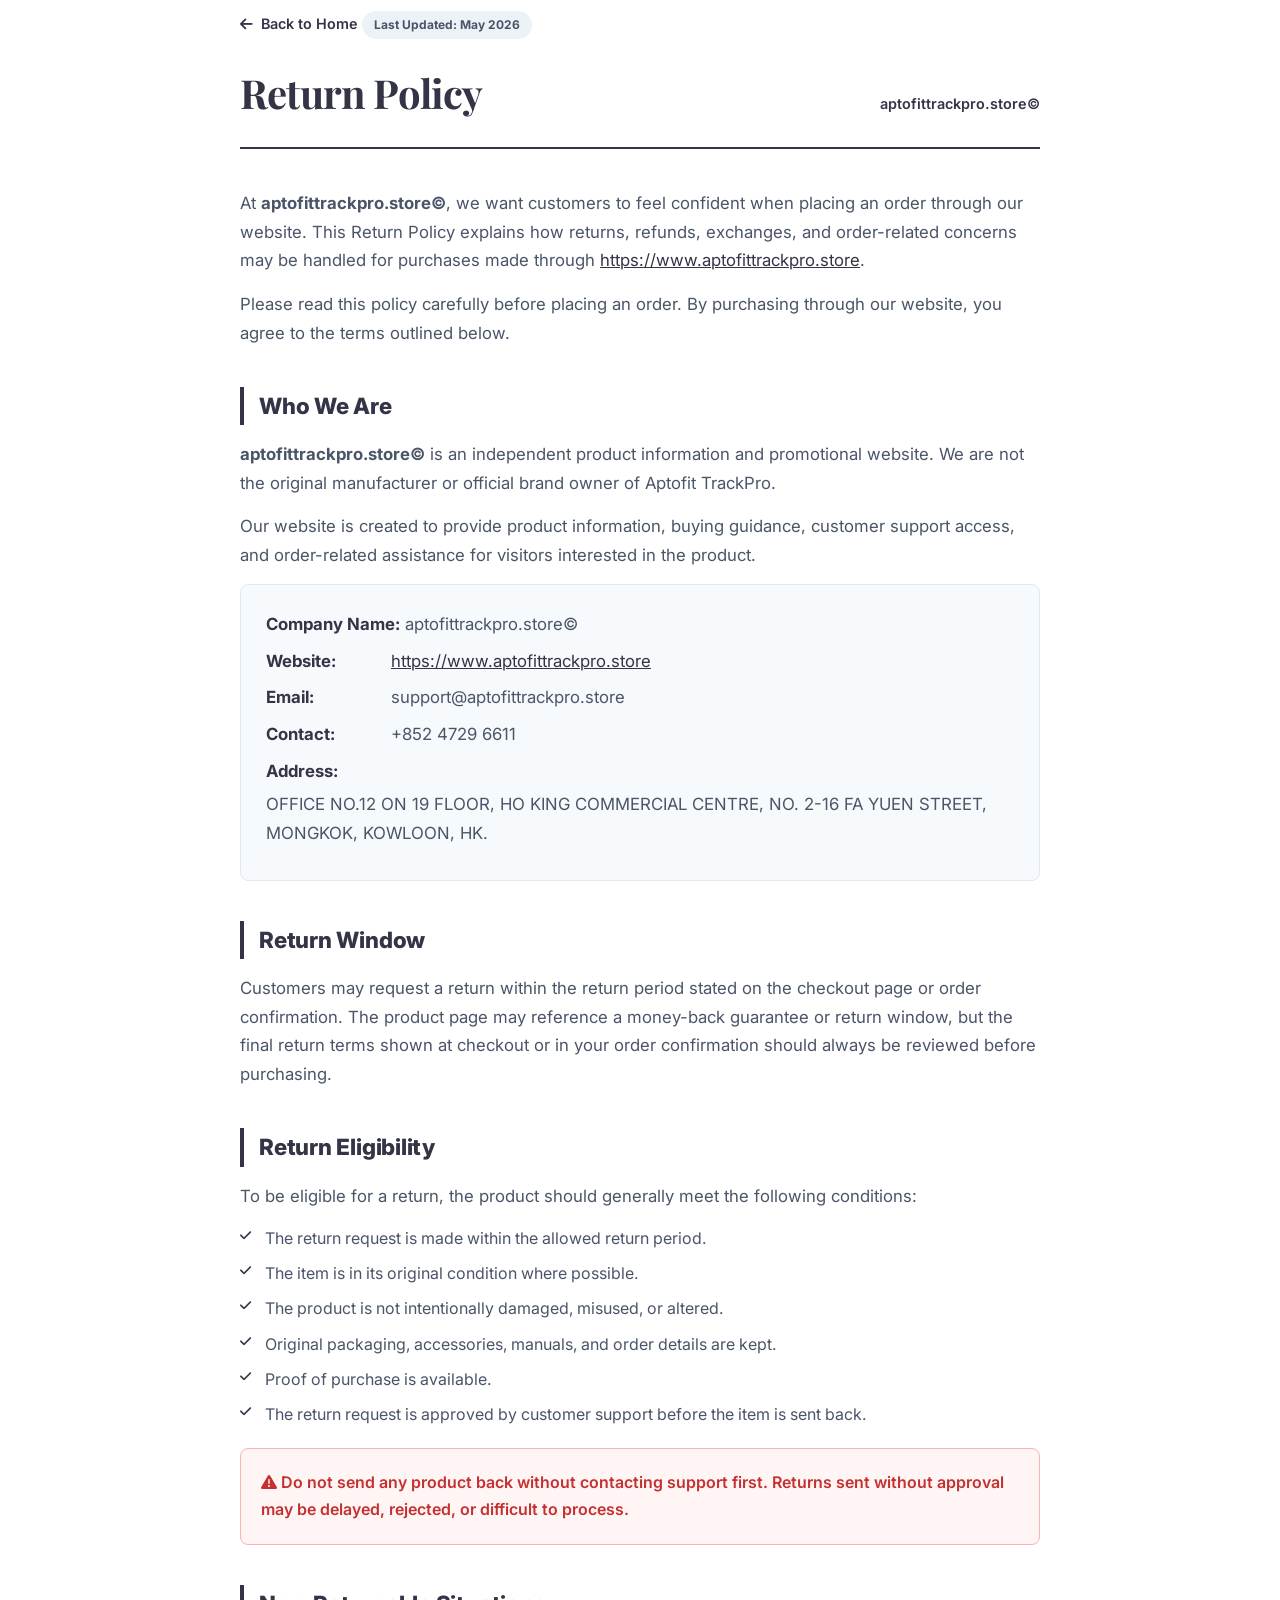
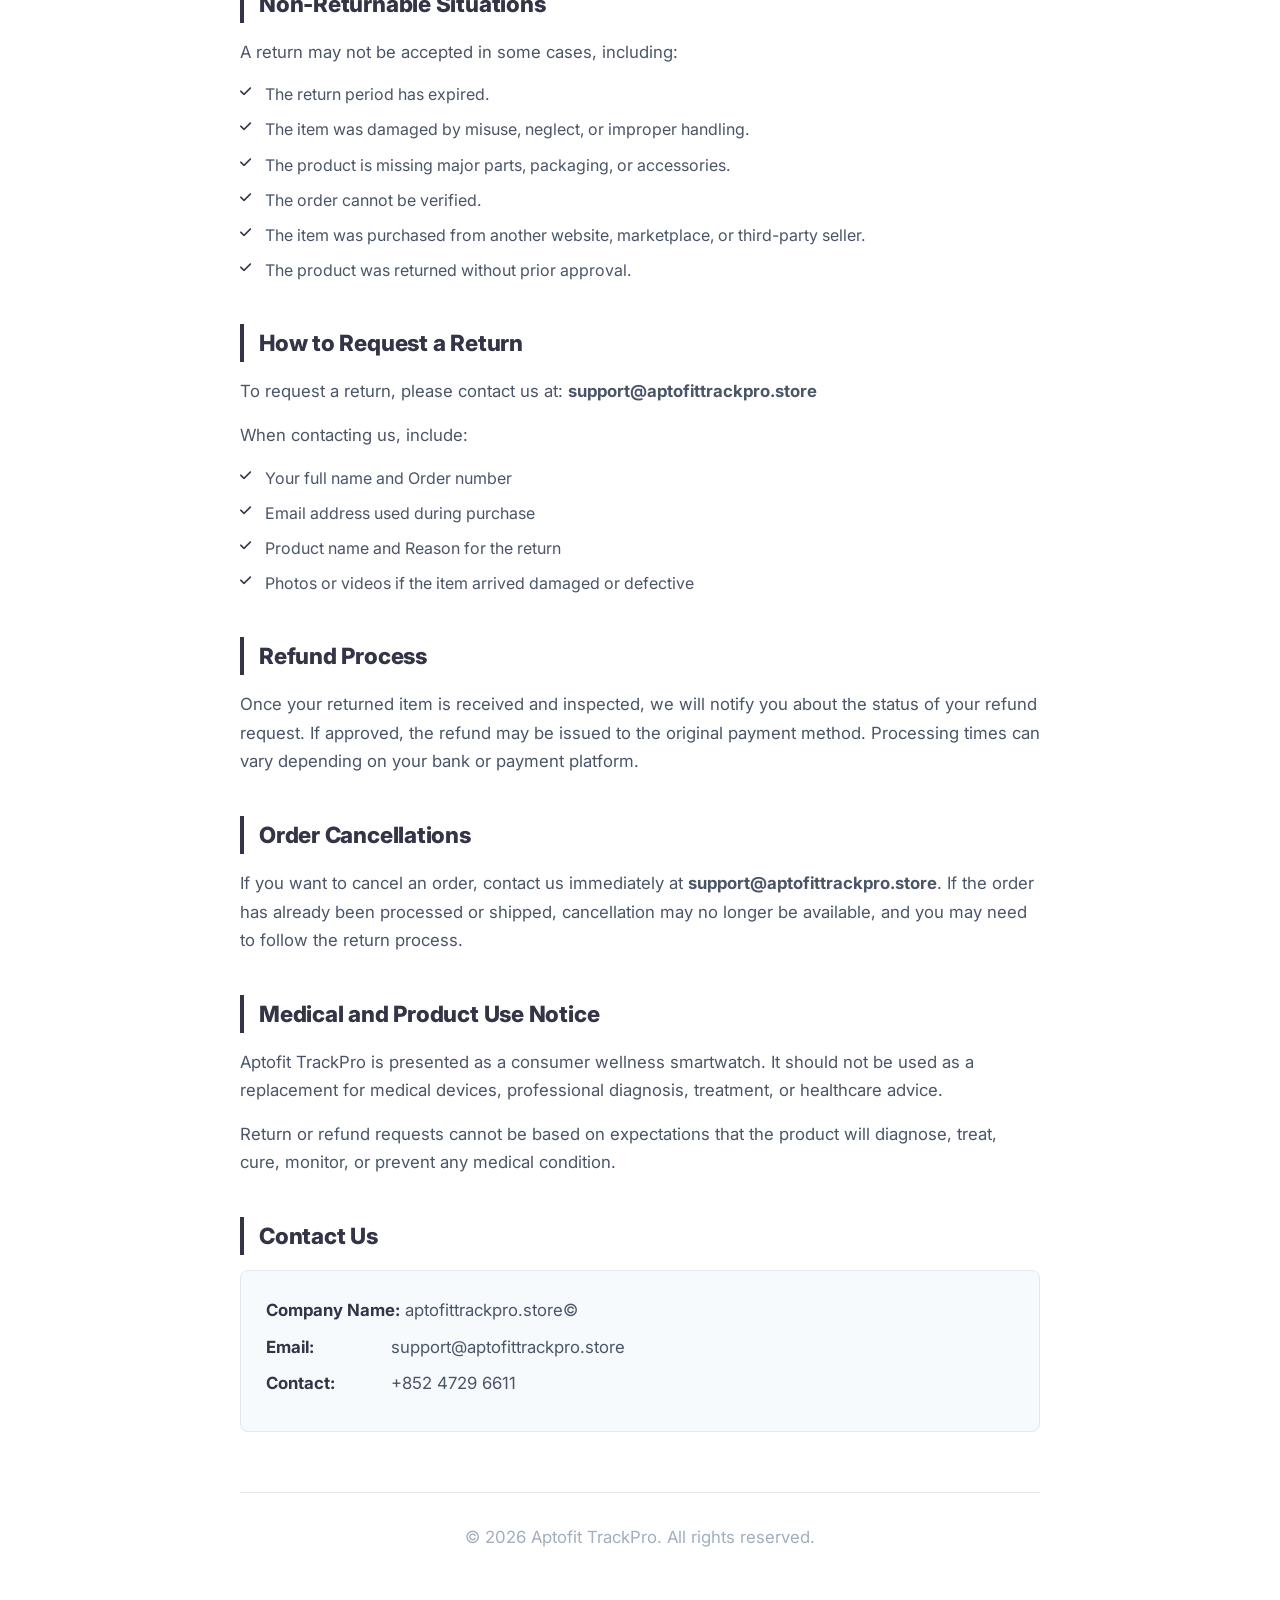
<file: returns.html>
<!DOCTYPE html>
<html lang="en">
<head>
    <meta charset="UTF-8">
    <meta name="viewport" content="width=device-width, initial-scale=1.0">
    <title>Return Policy - Aptofit TrackPro</title>
    <meta name="description" content="Review our return and refund policy for Aptofit TrackPro orders. 30-day money-back guarantee details included.">
    <link rel="canonical" href="https://www.aptofittrackpro.store/returns.html">

    <!-- Favicons -->
    <link rel="apple-touch-icon" sizes="180x180" href="public/apple-touch-icon.png">
    <link rel="icon" type="image/png" sizes="32x32" href="public/favicon-32x32.png">
    <link rel="icon" type="image/png" sizes="16x16" href="public/favicon-16x16.png">
    <link rel="shortcut icon" href="public/favicon.ico">

    <link rel="preconnect" href="https://fonts.googleapis.com">
    <link rel="preconnect" href="https://fonts.gstatic.com" crossorigin>
    <link href="https://fonts.googleapis.com/css2?family=Inter:wght@400;500;600;700;800&family=Playfair+Display:wght@700&display=swap" rel="stylesheet">
    <link rel="stylesheet" href="https://cdnjs.cloudflare.com/ajax/libs/font-awesome/6.5.0/css/all.min.css" />
    <style>
        :root {
            --c-deep: #333446;
            --c-text: #4a5568;
            --c-bg: #ffffff;
            --ff-sans: 'Inter', sans-serif;
            --ff-serif: 'Playfair Display', serif;
        }

        * {
            box-sizing: border-box;
            margin: 0;
            padding: 0;
        }

        body {
            font-family: var(--ff-sans);
            line-height: 1.7;
            color: var(--c-text);
            background-color: var(--c-bg);
            padding: 10px 20px 40px;
        }

        .container {
            max-width: 800px;
            margin: 0 auto;
        }

        .doc-header {
            border-bottom: 2px solid var(--c-deep);
            padding-bottom: 20px;
            margin-bottom: 40px;
            display: flex;
            justify-content: space-between;
            align-items: baseline;
        }

        .doc-header h1 {
            font-family: var(--ff-serif);
            font-size: 2.5rem;
            color: var(--c-deep);
            letter-spacing: -0.02em;
        }

        .doc-header .site-url {
            font-weight: 600;
            color: var(--c-deep);
            text-decoration: none;
            font-size: 0.9rem;
        }

        section {
            margin-bottom: 40px;
        }

        h2 {
            font-size: 1.4rem;
            color: var(--c-deep);
            margin-bottom: 15px;
            font-weight: 800;
            letter-spacing: -0.01em;
            border-left: 4px solid var(--c-deep);
            padding-left: 15px;
        }

        p {
            margin-bottom: 15px;
            font-size: 1.05rem;
        }

        ul {
            list-style: none;
            margin-bottom: 20px;
        }

        li {
            position: relative;
            padding-left: 25px;
            margin-bottom: 8px;
            font-size: 1rem;
        }

        li::before {
            content: "\f00c";
            font-family: "Font Awesome 6 Free";
            font-weight: 900;
            position: absolute;
            left: 0;
            color: var(--c-deep);
            font-size: 0.8rem;
        }

        .contact-box {
            background: #f7fafc;
            padding: 25px;
            border-radius: 8px;
            border: 1px solid #e2e8f0;
            margin-top: 10px;
        }

        .contact-box p {
            margin-bottom: 8px;
            display: flex;
            flex-wrap: wrap;
            gap: 5px;
        }

        .contact-box strong {
            color: var(--c-deep);
            min-width: 120px;
        }

        .footer {
            margin-top: 60px;
            padding-top: 30px;
            border-top: 1px solid #e2e8f0;
            text-align: center;
            font-size: 0.85rem;
            color: #a0aec0;
        }

        .back-link {
            display: inline-flex;
            align-items: center;
            gap: 8px;
            color: var(--c-deep);
            text-decoration: none;
            font-weight: 600;
            margin-bottom: 20px;
            transition: transform 0.2s;
            font-size: 0.9rem;
        }

        .back-link:hover {
            transform: translateX(-5px);
        }

        .last-updated-badge {
            display: inline-block;
            background: #edf2f7;
            color: #4a5568;
            padding: 4px 12px;
            border-radius: 100px;
            font-size: 0.75rem;
            font-weight: 700;
            margin-bottom: 20px;
        }

        .alert-box {
            background: #fff5f5;
            color: #c53030;
            padding: 20px;
            border-radius: 8px;
            border: 1px solid #feb2b2;
            margin-bottom: 20px;
            font-weight: 600;
        }

        @media (max-width: 640px) {
            .doc-header {
                flex-direction: column;
                gap: 10px;
            }
            .doc-header h1 {
                font-size: 2rem;
            }
        }
    </style>
</head>
<body>

    <div class="container">
        <a href="index.html" class="back-link"><i class="fa-solid fa-arrow-left"></i> Back to Home</a>
        
        <div class="last-updated-badge">Last Updated: May 2026</div>

        <header class="doc-header">
            <h1>Return Policy</h1>
            <a href="https://www.aptofittrackpro.store" class="site-url">aptofittrackpro.store©</a>
        </header>

        <section>
            <p>At <strong>aptofittrackpro.store©</strong>, we want customers to feel confident when placing an order through our website. This Return Policy explains how returns, refunds, exchanges, and order-related concerns may be handled for purchases made through <a href="https://www.aptofittrackpro.store" style="color: var(--c-deep);">https://www.aptofittrackpro.store</a>.</p>
            <p>Please read this policy carefully before placing an order. By purchasing through our website, you agree to the terms outlined below.</p>
        </section>

        <section>
            <h2>Who We Are</h2>
            <p><strong>aptofittrackpro.store©</strong> is an independent product information and promotional website. We are not the original manufacturer or official brand owner of Aptofit TrackPro.</p>
            <p>Our website is created to provide product information, buying guidance, customer support access, and order-related assistance for visitors interested in the product.</p>
            <div class="contact-box">
                <p><strong>Company Name:</strong> aptofittrackpro.store©</p>
                <p><strong>Website:</strong> <a href="https://www.aptofittrackpro.store" style="color: var(--c-deep);">https://www.aptofittrackpro.store</a></p>
                <p><strong>Email:</strong> support@aptofittrackpro.store</p>
                <p><strong>Contact:</strong> +852 4729 6611</p>
                <p><strong>Address:</strong> OFFICE NO.12 ON 19 FLOOR, HO KING COMMERCIAL CENTRE, NO. 2-16 FA YUEN STREET, MONGKOK, KOWLOON, HK.</p>
            </div>
        </section>

        <section>
            <h2>Return Window</h2>
            <p>Customers may request a return within the return period stated on the checkout page or order confirmation. The product page may reference a money-back guarantee or return window, but the final return terms shown at checkout or in your order confirmation should always be reviewed before purchasing.</p>
        </section>

        <section>
            <h2>Return Eligibility</h2>
            <p>To be eligible for a return, the product should generally meet the following conditions:</p>
            <ul>
                <li>The return request is made within the allowed return period.</li>
                <li>The item is in its original condition where possible.</li>
                <li>The product is not intentionally damaged, misused, or altered.</li>
                <li>Original packaging, accessories, manuals, and order details are kept.</li>
                <li>Proof of purchase is available.</li>
                <li>The return request is approved by customer support before the item is sent back.</li>
            </ul>
            <div class="alert-box">
                <i class="fa-solid fa-triangle-exclamation"></i> Do not send any product back without contacting support first. Returns sent without approval may be delayed, rejected, or difficult to process.
            </div>
        </section>

        <section>
            <h2>Non-Returnable Situations</h2>
            <p>A return may not be accepted in some cases, including:</p>
            <ul>
                <li>The return period has expired.</li>
                <li>The item was damaged by misuse, neglect, or improper handling.</li>
                <li>The product is missing major parts, packaging, or accessories.</li>
                <li>The order cannot be verified.</li>
                <li>The item was purchased from another website, marketplace, or third-party seller.</li>
                <li>The product was returned without prior approval.</li>
            </ul>
        </section>

        <section>
            <h2>How to Request a Return</h2>
            <p>To request a return, please contact us at: <strong>support@aptofittrackpro.store</strong></p>
            <p>When contacting us, include:</p>
            <ul>
                <li>Your full name and Order number</li>
                <li>Email address used during purchase</li>
                <li>Product name and Reason for the return</li>
                <li>Photos or videos if the item arrived damaged or defective</li>
            </ul>
        </section>

        <section>
            <h2>Refund Process</h2>
            <p>Once your returned item is received and inspected, we will notify you about the status of your refund request. If approved, the refund may be issued to the original payment method. Processing times can vary depending on your bank or payment platform.</p>
        </section>

        <section>
            <h2>Order Cancellations</h2>
            <p>If you want to cancel an order, contact us immediately at <strong>support@aptofittrackpro.store</strong>. If the order has already been processed or shipped, cancellation may no longer be available, and you may need to follow the return process.</p>
        </section>

        <section>
            <h2>Medical and Product Use Notice</h2>
            <p>Aptofit TrackPro is presented as a consumer wellness smartwatch. It should not be used as a replacement for medical devices, professional diagnosis, treatment, or healthcare advice.</p>
            <p>Return or refund requests cannot be based on expectations that the product will diagnose, treat, cure, monitor, or prevent any medical condition.</p>
        </section>

        <section>
            <h2>Contact Us</h2>
            <div class="contact-box">
                <p><strong>Company Name:</strong> aptofittrackpro.store©</p>
                <p><strong>Email:</strong> support@aptofittrackpro.store</p>
                <p><strong>Contact:</strong> +852 4729 6611</p>
            </div>
        </section>

        <footer class="footer">
            <p>&copy; 2026 Aptofit TrackPro. All rights reserved.</p>
        </footer>
    </div>

</body>
</html>
</file>
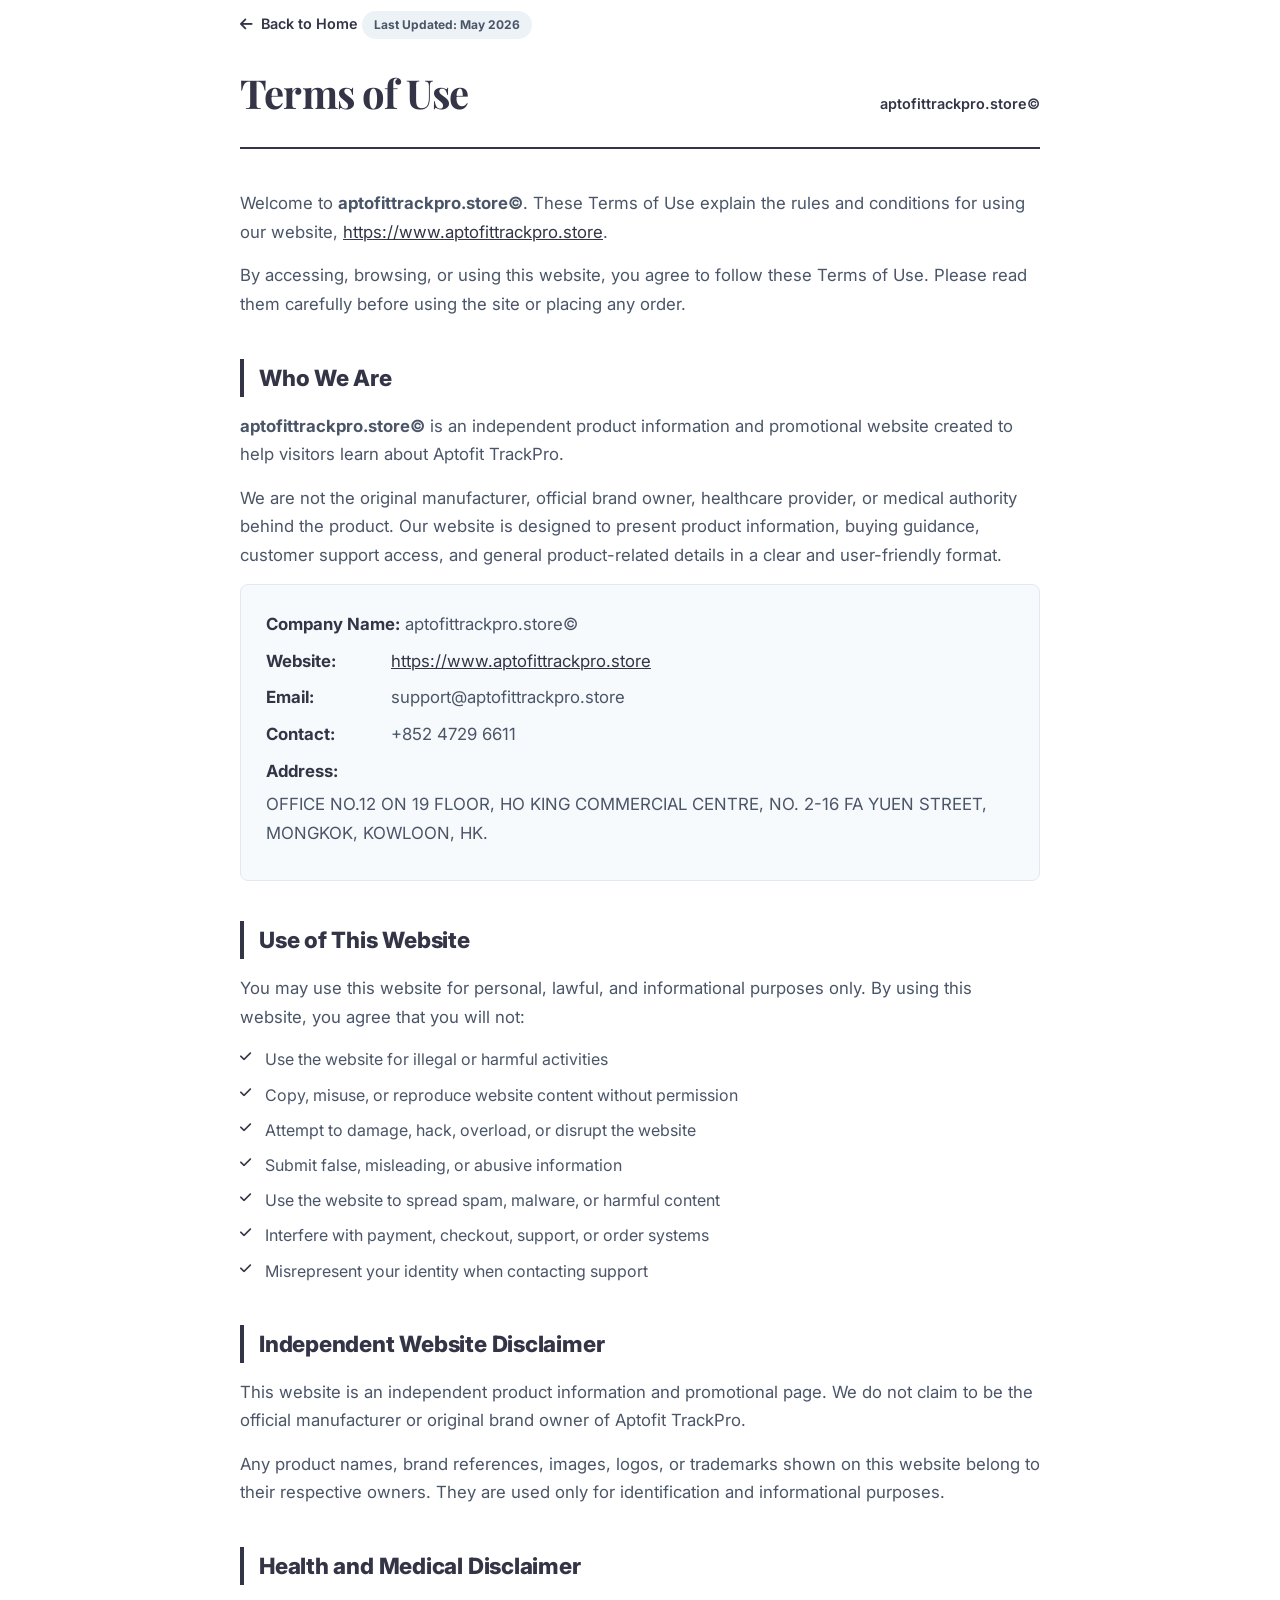
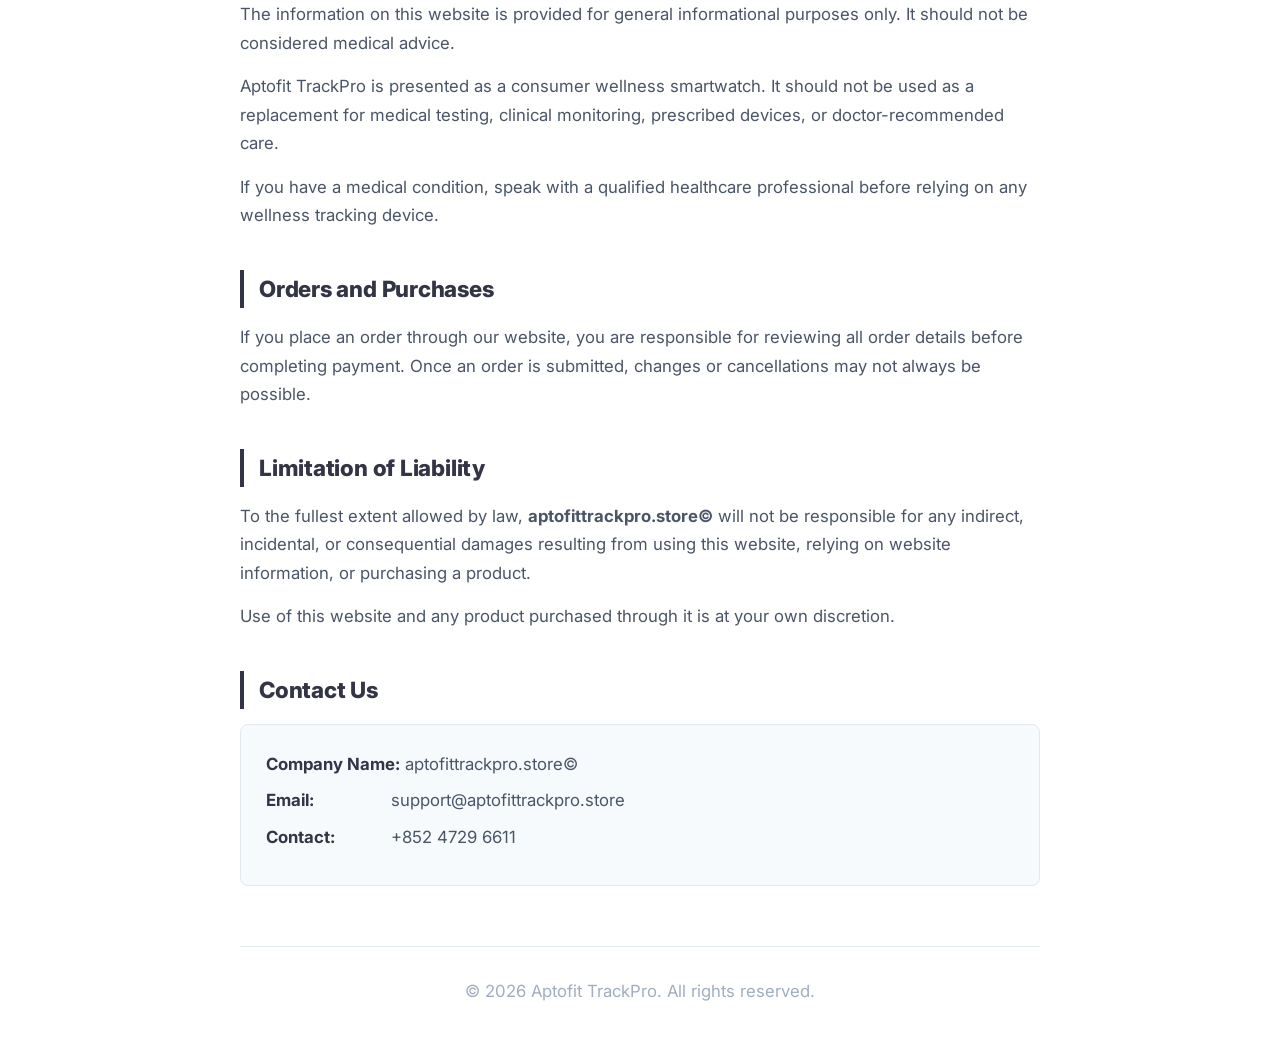
<file: terms.html>
<!DOCTYPE html>
<html lang="en">
<head>
    <meta charset="UTF-8">
    <meta name="viewport" content="width=device-width, initial-scale=1.0">
    <title>Terms of Use - Aptofit TrackPro</title>
    <link rel="preconnect" href="https://fonts.googleapis.com">
    <link rel="preconnect" href="https://fonts.gstatic.com" crossorigin>
    <link href="https://fonts.googleapis.com/css2?family=Inter:wght@400;500;600;700;800&family=Playfair+Display:wght@700&display=swap" rel="stylesheet">
    <link rel="stylesheet" href="https://cdnjs.cloudflare.com/ajax/libs/font-awesome/6.5.0/css/all.min.css" />
    <style>
        :root {
            --c-deep: #333446;
            --c-text: #4a5568;
            --c-bg: #ffffff;
            --ff-sans: 'Inter', sans-serif;
            --ff-serif: 'Playfair Display', serif;
        }

        * {
            box-sizing: border-box;
            margin: 0;
            padding: 0;
        }

        body {
            font-family: var(--ff-sans);
            line-height: 1.7;
            color: var(--c-text);
            background-color: var(--c-bg);
            padding: 10px 20px 40px;
        }

        .container {
            max-width: 800px;
            margin: 0 auto;
        }

        .doc-header {
            border-bottom: 2px solid var(--c-deep);
            padding-bottom: 20px;
            margin-bottom: 40px;
            display: flex;
            justify-content: space-between;
            align-items: baseline;
        }

        .doc-header h1 {
            font-family: var(--ff-serif);
            font-size: 2.5rem;
            color: var(--c-deep);
            letter-spacing: -0.02em;
        }

        .doc-header .site-url {
            font-weight: 600;
            color: var(--c-deep);
            text-decoration: none;
            font-size: 0.9rem;
        }

        section {
            margin-bottom: 40px;
        }

        h2 {
            font-size: 1.4rem;
            color: var(--c-deep);
            margin-bottom: 15px;
            font-weight: 800;
            letter-spacing: -0.01em;
            border-left: 4px solid var(--c-deep);
            padding-left: 15px;
        }

        p {
            margin-bottom: 15px;
            font-size: 1.05rem;
        }

        ul {
            list-style: none;
            margin-bottom: 20px;
        }

        li {
            position: relative;
            padding-left: 25px;
            margin-bottom: 8px;
            font-size: 1rem;
        }

        li::before {
            content: "\f00c";
            font-family: "Font Awesome 6 Free";
            font-weight: 900;
            position: absolute;
            left: 0;
            color: var(--c-deep);
            font-size: 0.8rem;
        }

        .contact-box {
            background: #f7fafc;
            padding: 25px;
            border-radius: 8px;
            border: 1px solid #e2e8f0;
            margin-top: 10px;
        }

        .contact-box p {
            margin-bottom: 8px;
            display: flex;
            flex-wrap: wrap;
            gap: 5px;
        }

        .contact-box strong {
            color: var(--c-deep);
            min-width: 120px;
        }

        .footer {
            margin-top: 60px;
            padding-top: 30px;
            border-top: 1px solid #e2e8f0;
            text-align: center;
            font-size: 0.85rem;
            color: #a0aec0;
        }

        .back-link {
            display: inline-flex;
            align-items: center;
            gap: 8px;
            color: var(--c-deep);
            text-decoration: none;
            font-weight: 600;
            margin-bottom: 20px;
            transition: transform 0.2s;
            font-size: 0.9rem;
        }

        .back-link:hover {
            transform: translateX(-5px);
        }

        .last-updated-badge {
            display: inline-block;
            background: #edf2f7;
            color: #4a5568;
            padding: 4px 12px;
            border-radius: 100px;
            font-size: 0.75rem;
            font-weight: 700;
            margin-bottom: 20px;
        }

        @media (max-width: 640px) {
            .doc-header {
                flex-direction: column;
                gap: 10px;
            }
            .doc-header h1 {
                font-size: 2rem;
            }
        }
    </style>
</head>
<body>

    <div class="container">
        <a href="index.html" class="back-link"><i class="fa-solid fa-arrow-left"></i> Back to Home</a>
        
        <div class="last-updated-badge">Last Updated: May 2026</div>

        <header class="doc-header">
            <h1>Terms of Use</h1>
            <a href="https://www.aptofittrackpro.store" class="site-url">aptofittrackpro.store©</a>
        </header>

        <section>
            <p>Welcome to <strong>aptofittrackpro.store©</strong>. These Terms of Use explain the rules and conditions for using our website, <a href="https://www.aptofittrackpro.store" style="color: var(--c-deep);">https://www.aptofittrackpro.store</a>.</p>
            <p>By accessing, browsing, or using this website, you agree to follow these Terms of Use. Please read them carefully before using the site or placing any order.</p>
        </section>

        <section>
            <h2>Who We Are</h2>
            <p><strong>aptofittrackpro.store©</strong> is an independent product information and promotional website created to help visitors learn about Aptofit TrackPro.</p>
            <p>We are not the original manufacturer, official brand owner, healthcare provider, or medical authority behind the product. Our website is designed to present product information, buying guidance, customer support access, and general product-related details in a clear and user-friendly format.</p>
            <div class="contact-box">
                <p><strong>Company Name:</strong> aptofittrackpro.store©</p>
                <p><strong>Website:</strong> <a href="https://www.aptofittrackpro.store" style="color: var(--c-deep);">https://www.aptofittrackpro.store</a></p>
                <p><strong>Email:</strong> support@aptofittrackpro.store</p>
                <p><strong>Contact:</strong> +852 4729 6611</p>
                <p><strong>Address:</strong> OFFICE NO.12 ON 19 FLOOR, HO KING COMMERCIAL CENTRE, NO. 2-16 FA YUEN STREET, MONGKOK, KOWLOON, HK.</p>
            </div>
        </section>

        <section>
            <h2>Use of This Website</h2>
            <p>You may use this website for personal, lawful, and informational purposes only. By using this website, you agree that you will not:</p>
            <ul>
                <li>Use the website for illegal or harmful activities</li>
                <li>Copy, misuse, or reproduce website content without permission</li>
                <li>Attempt to damage, hack, overload, or disrupt the website</li>
                <li>Submit false, misleading, or abusive information</li>
                <li>Use the website to spread spam, malware, or harmful content</li>
                <li>Interfere with payment, checkout, support, or order systems</li>
                <li>Misrepresent your identity when contacting support</li>
            </ul>
        </section>

        <section>
            <h2>Independent Website Disclaimer</h2>
            <p>This website is an independent product information and promotional page. We do not claim to be the official manufacturer or original brand owner of Aptofit TrackPro.</p>
            <p>Any product names, brand references, images, logos, or trademarks shown on this website belong to their respective owners. They are used only for identification and informational purposes.</p>
        </section>

        <section>
            <h2>Health and Medical Disclaimer</h2>
            <p>The information on this website is provided for general informational purposes only. It should not be considered medical advice.</p>
            <p>Aptofit TrackPro is presented as a consumer wellness smartwatch. It should not be used as a replacement for medical testing, clinical monitoring, prescribed devices, or doctor-recommended care.</p>
            <p>If you have a medical condition, speak with a qualified healthcare professional before relying on any wellness tracking device.</p>
        </section>

        <section>
            <h2>Orders and Purchases</h2>
            <p>If you place an order through our website, you are responsible for reviewing all order details before completing payment. Once an order is submitted, changes or cancellations may not always be possible.</p>
        </section>

        <section>
            <h2>Limitation of Liability</h2>
            <p>To the fullest extent allowed by law, <strong>aptofittrackpro.store©</strong> will not be responsible for any indirect, incidental, or consequential damages resulting from using this website, relying on website information, or purchasing a product.</p>
            <p>Use of this website and any product purchased through it is at your own discretion.</p>
        </section>

        <section>
            <h2>Contact Us</h2>
            <div class="contact-box">
                <p><strong>Company Name:</strong> aptofittrackpro.store©</p>
                <p><strong>Email:</strong> support@aptofittrackpro.store</p>
                <p><strong>Contact:</strong> +852 4729 6611</p>
            </div>
        </section>

        <footer class="footer">
            <p>&copy; 2026 Aptofit TrackPro. All rights reserved.</p>
        </footer>
    </div>

</body>
</html>
</file>
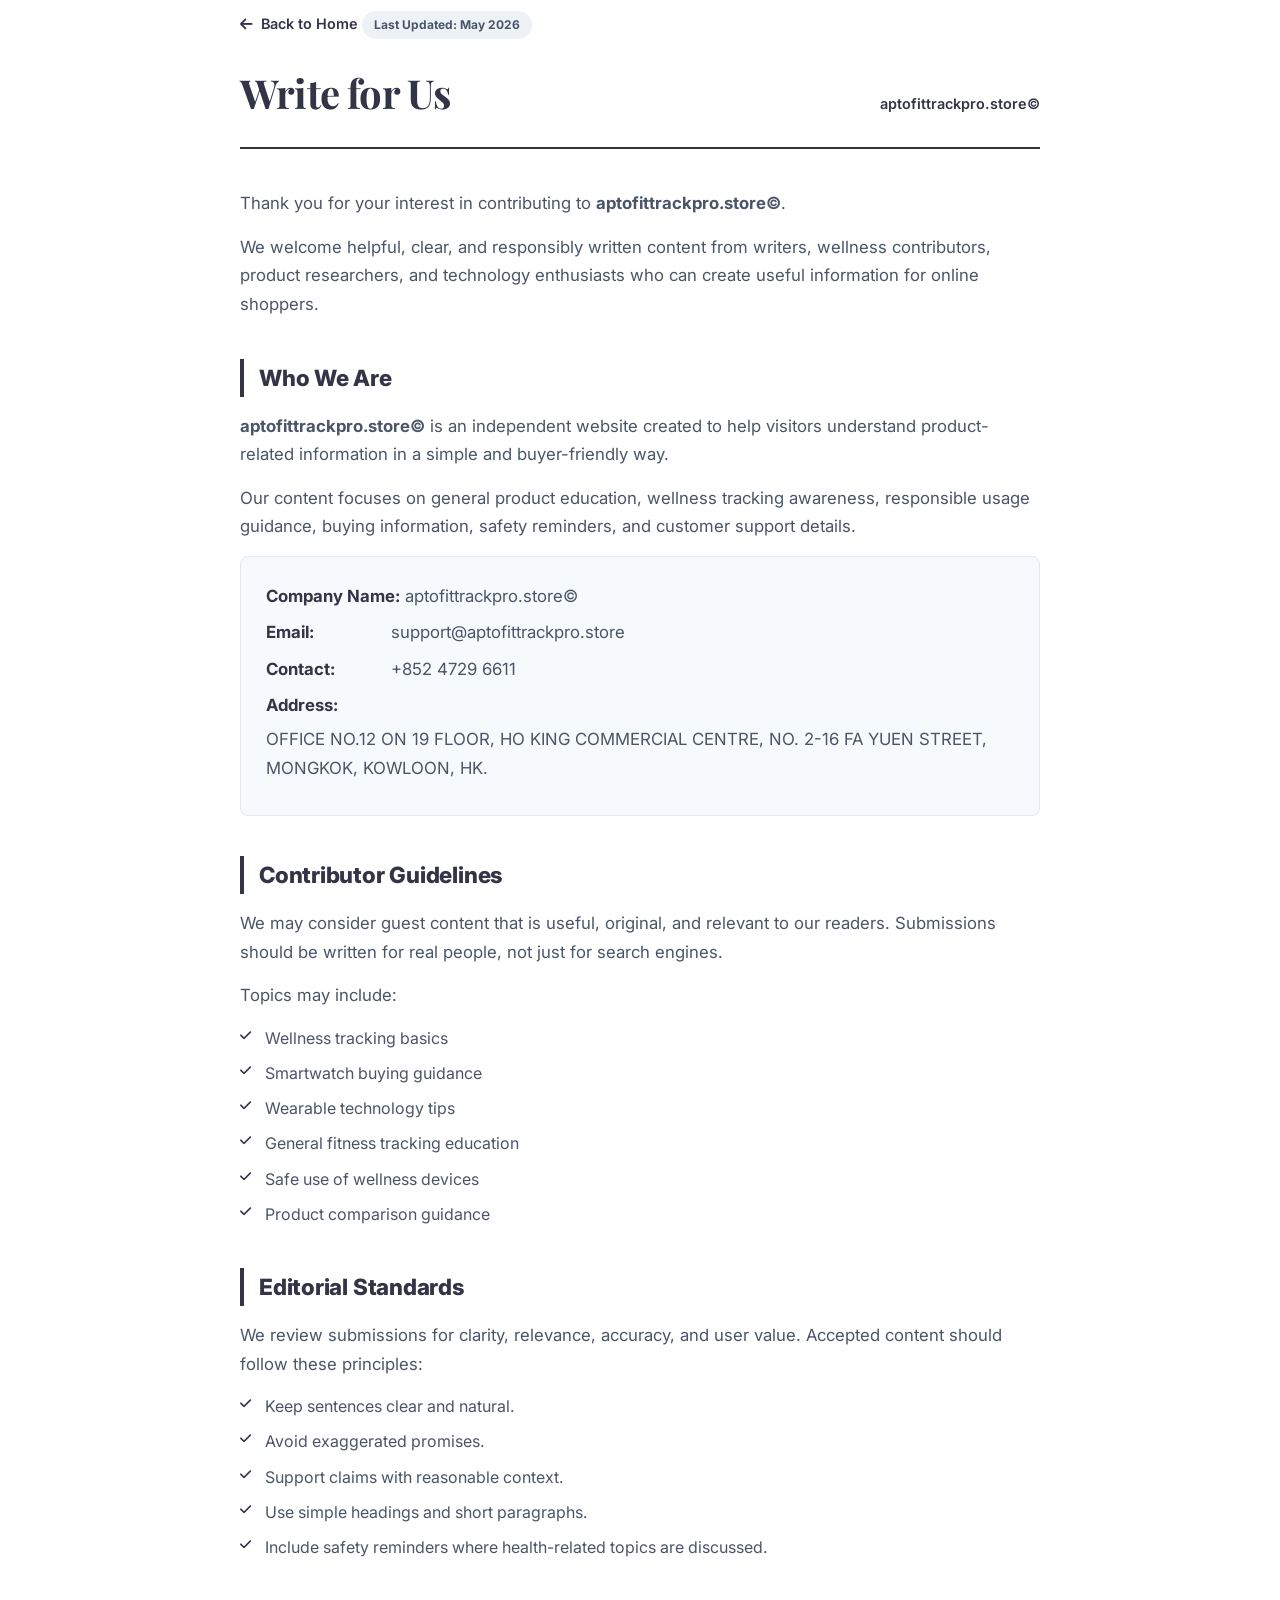
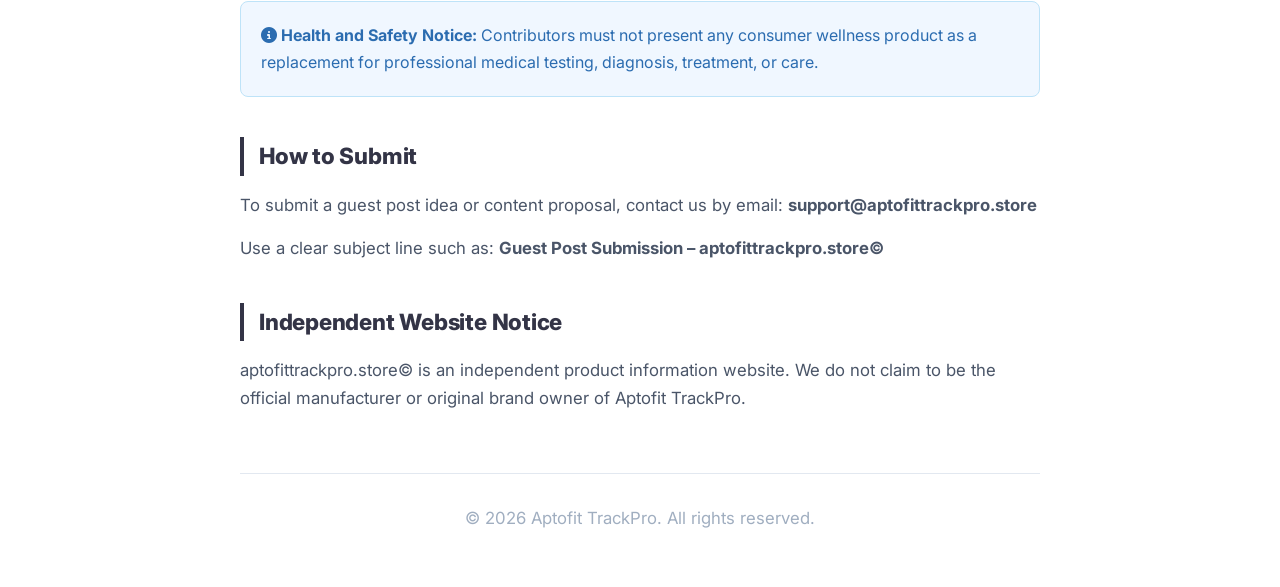
<file: write-for-us.html>
<!DOCTYPE html>
<html lang="en">
<head>
    <meta charset="UTF-8">
    <meta name="viewport" content="width=device-width, initial-scale=1.0">
    <title>Write for Us - Aptofit TrackPro</title>
    <meta name="description" content="Contribute to the Aptofit TrackPro wellness community. Review our guest post guidelines and submission requirements.">
    <link rel="canonical" href="https://www.aptofittrackpro.store/write-for-us.html">

    <!-- Favicons -->
    <link rel="apple-touch-icon" sizes="180x180" href="public/apple-touch-icon.png">
    <link rel="icon" type="image/png" sizes="32x32" href="public/favicon-32x32.png">
    <link rel="icon" type="image/png" sizes="16x16" href="public/favicon-16x16.png">
    <link rel="shortcut icon" href="public/favicon.ico">

    <link rel="preconnect" href="https://fonts.googleapis.com">
    <link rel="preconnect" href="https://fonts.gstatic.com" crossorigin>
    <link href="https://fonts.googleapis.com/css2?family=Inter:wght@400;500;600;700;800&family=Playfair+Display:wght@700&display=swap" rel="stylesheet">
    <link rel="stylesheet" href="https://cdnjs.cloudflare.com/ajax/libs/font-awesome/6.5.0/css/all.min.css" />
    <style>
        :root {
            --c-deep: #333446;
            --c-text: #4a5568;
            --c-bg: #ffffff;
            --ff-sans: 'Inter', sans-serif;
            --ff-serif: 'Playfair Display', serif;
        }

        * {
            box-sizing: border-box;
            margin: 0;
            padding: 0;
        }

        body {
            font-family: var(--ff-sans);
            line-height: 1.7;
            color: var(--c-text);
            background-color: var(--c-bg);
            padding: 10px 20px 40px;
        }

        .container {
            max-width: 800px;
            margin: 0 auto;
        }

        .doc-header {
            border-bottom: 2px solid var(--c-deep);
            padding-bottom: 20px;
            margin-bottom: 40px;
            display: flex;
            justify-content: space-between;
            align-items: baseline;
        }

        .doc-header h1 {
            font-family: var(--ff-serif);
            font-size: 2.5rem;
            color: var(--c-deep);
            letter-spacing: -0.02em;
        }

        .doc-header .site-url {
            font-weight: 600;
            color: var(--c-deep);
            text-decoration: none;
            font-size: 0.9rem;
        }

        section {
            margin-bottom: 40px;
        }

        h2 {
            font-size: 1.4rem;
            color: var(--c-deep);
            margin-bottom: 15px;
            font-weight: 800;
            letter-spacing: -0.01em;
            border-left: 4px solid var(--c-deep);
            padding-left: 15px;
        }

        p {
            margin-bottom: 15px;
            font-size: 1.05rem;
        }

        ul {
            list-style: none;
            margin-bottom: 20px;
        }

        li {
            position: relative;
            padding-left: 25px;
            margin-bottom: 8px;
            font-size: 1rem;
        }

        li::before {
            content: "\f00c";
            font-family: "Font Awesome 6 Free";
            font-weight: 900;
            position: absolute;
            left: 0;
            color: var(--c-deep);
            font-size: 0.8rem;
        }

        .contact-box {
            background: #f7fafc;
            padding: 25px;
            border-radius: 8px;
            border: 1px solid #e2e8f0;
            margin-top: 10px;
        }

        .contact-box p {
            margin-bottom: 8px;
            display: flex;
            flex-wrap: wrap;
            gap: 5px;
        }

        .contact-box strong {
            color: var(--c-deep);
            min-width: 120px;
        }

        .footer {
            margin-top: 60px;
            padding-top: 30px;
            border-top: 1px solid #e2e8f0;
            text-align: center;
            font-size: 0.85rem;
            color: #a0aec0;
        }

        .back-link {
            display: inline-flex;
            align-items: center;
            gap: 8px;
            color: var(--c-deep);
            text-decoration: none;
            font-weight: 600;
            margin-bottom: 20px;
            transition: transform 0.2s;
            font-size: 0.9rem;
        }

        .back-link:hover {
            transform: translateX(-5px);
        }

        .last-updated-badge {
            display: inline-block;
            background: #edf2f7;
            color: #4a5568;
            padding: 4px 12px;
            border-radius: 100px;
            font-size: 0.75rem;
            font-weight: 700;
            margin-bottom: 20px;
        }

        .accent-box {
            background: #f0f7ff;
            color: #2b6cb0;
            padding: 20px;
            border-radius: 8px;
            border: 1px solid #bee3f8;
            margin-bottom: 25px;
        }

        @media (max-width: 640px) {
            .doc-header {
                flex-direction: column;
                gap: 10px;
            }
            .doc-header h1 {
                font-size: 2rem;
            }
        }
    </style>
</head>
<body>

    <div class="container">
        <a href="index.html" class="back-link"><i class="fa-solid fa-arrow-left"></i> Back to Home</a>
        
        <div class="last-updated-badge">Last Updated: May 2026</div>

        <header class="doc-header">
            <h1>Write for Us</h1>
            <a href="https://www.aptofittrackpro.store" class="site-url">aptofittrackpro.store©</a>
        </header>

        <section>
            <p>Thank you for your interest in contributing to <strong>aptofittrackpro.store©</strong>.</p>
            <p>We welcome helpful, clear, and responsibly written content from writers, wellness contributors, product researchers, and technology enthusiasts who can create useful information for online shoppers.</p>
        </section>

        <section>
            <h2>Who We Are</h2>
            <p><strong>aptofittrackpro.store©</strong> is an independent website created to help visitors understand product-related information in a simple and buyer-friendly way.</p>
            <p>Our content focuses on general product education, wellness tracking awareness, responsible usage guidance, buying information, safety reminders, and customer support details.</p>
            <div class="contact-box">
                <p><strong>Company Name:</strong> aptofittrackpro.store©</p>
                <p><strong>Email:</strong> support@aptofittrackpro.store</p>
                <p><strong>Contact:</strong> +852 4729 6611</p>
                <p><strong>Address:</strong> OFFICE NO.12 ON 19 FLOOR, HO KING COMMERCIAL CENTRE, NO. 2-16 FA YUEN STREET, MONGKOK, KOWLOON, HK.</p>
            </div>
        </section>

        <section>
            <h2>Contributor Guidelines</h2>
            <p>We may consider guest content that is useful, original, and relevant to our readers. Submissions should be written for real people, not just for search engines.</p>
            <p>Topics may include:</p>
            <ul>
                <li>Wellness tracking basics</li>
                <li>Smartwatch buying guidance</li>
                <li>Wearable technology tips</li>
                <li>General fitness tracking education</li>
                <li>Safe use of wellness devices</li>
                <li>Product comparison guidance</li>
            </ul>
        </section>

        <section>
            <h2>Editorial Standards</h2>
            <p>We review submissions for clarity, relevance, accuracy, and user value. Accepted content should follow these principles:</p>
            <ul>
                <li>Keep sentences clear and natural.</li>
                <li>Avoid exaggerated promises.</li>
                <li>Support claims with reasonable context.</li>
                <li>Use simple headings and short paragraphs.</li>
                <li>Include safety reminders where health-related topics are discussed.</li>
            </ul>
        </section>

        <section>
            <div class="accent-box">
                <strong><i class="fa-solid fa-circle-info"></i> Health and Safety Notice:</strong>
                Contributors must not present any consumer wellness product as a replacement for professional medical testing, diagnosis, treatment, or care.
            </div>
        </section>

        <section>
            <h2>How to Submit</h2>
            <p>To submit a guest post idea or content proposal, contact us by email: <strong>support@aptofittrackpro.store</strong></p>
            <p>Use a clear subject line such as: <strong>Guest Post Submission – aptofittrackpro.store©</strong></p>
        </section>

        <section>
            <h2>Independent Website Notice</h2>
            <p>aptofittrackpro.store© is an independent product information website. We do not claim to be the official manufacturer or original brand owner of Aptofit TrackPro.</p>
        </section>

        <footer class="footer">
            <p>&copy; 2026 Aptofit TrackPro. All rights reserved.</p>
        </footer>
    </div>

</body>
</html>
</file>
<file: style.css>
/* ============================================================
   APTOFIT TRACKPRO — HERO  |  Palette: #333446 · #7F8CAA · #B8CFCE · #EAEFEF
   ============================================================ */

/* ── Design tokens ─────────────────────────────────────────── */
:root {
  --c-deep:    #333446;   /* rgb(51, 52, 70)   – darkest */
  --c-mid:     #7F8CAA;   /* rgb(127,140,170)  – medium  */
  --c-soft:    #B8CFCE;   /* rgb(184,207,206)  – light   */
  --c-pale:    #EAEFEF;   /* rgb(234,239,239)  – near-white */

  /* Derived shades */
  --c-deep-80: rgba(51,52,70,0.80);
  --c-deep-40: rgba(51,52,70,0.40);
  --c-soft-20: rgba(184,207,206,0.20);
  --c-soft-12: rgba(184,207,206,0.12);
  --c-soft-08: rgba(184,207,206,0.08);
  --c-mid-40:  rgba(127,140,170,0.40);
  --c-mid-20:  rgba(127,140,170,0.20);

  /* Accent — pulled from palette, warm teal highlight */
  --c-accent:  #B8CFCE;
  --c-accent-bright: #cfe4e3;

  /* Typography */
  --ff: 'Inter', system-ui, sans-serif;
}

/* ── Reset ──────────────────────────────────────────────────── */
*, *::before, *::after { box-sizing: border-box; margin: 0; padding: 0; }
html { scroll-behavior: smooth; }
body {
  font-family: var(--ff);
  background: #EAEFEF;
  color: var(--c-deep);
  -webkit-font-smoothing: antialiased;
  overflow-x: hidden;
  padding-top: 70px; /* Space for sticky nav */
}

/* ============================================================
   NAVIGATION
   ============================================================ */
.nav {
  position: fixed;
  top: 0;
  left: 0;
  width: 100%;
  height: 70px;
  background: transparent;
  z-index: 100;
  transition: background 0.3s, box-shadow 0.3s, height 0.3s;
  display: flex;
  align-items: center;
}

/* Scroll state */
.nav--scroll {
  background: rgba(255, 255, 255, 0.98);
  backdrop-filter: blur(12px);
  -webkit-backdrop-filter: blur(12px);
  box-shadow: 0 10px 30px rgba(51, 52, 70, 0.1);
  height: 64px;
}

.nav__container {
  max-width: 1200px;
  width: 100%;
  margin: 0 auto;
  padding: 0 24px;
  display: flex;
  justify-content: space-between;
  align-items: center;
}

.nav__logo {
  font-size: 1.25rem;
  font-weight: 800;
  color: var(--c-deep);
  text-decoration: none;
  letter-spacing: -0.02em;
}
.nav__logo-accent {
  color: #3d6e8a;
}

.nav__list {
  display: flex;
  gap: 32px;
  list-style: none;
}
.nav__link {
  font-size: 0.9rem;
  font-weight: 600;
  color: #5a6a7a;
  text-decoration: none;
  transition: color 0.25s;
}
.nav__link:hover, .nav__link.active-link {
  color: var(--c-deep);
}

.nav__actions {
  display: flex;
  align-items: center;
  gap: 20px;
}
.nav__btn {
  display: inline-flex;
  padding: 10px 20px;
  background: var(--c-deep);
  color: #fff;
  border-radius: 10px;
  font-size: 0.85rem;
  font-weight: 700;
  text-decoration: none;
  transition: transform 0.25s, box-shadow 0.25s;
}
.nav__btn:hover {
  transform: translateY(-2px);
  box-shadow: 0 6px 15px rgba(51, 52, 70, 0.2);
}

.nav__toggle, .nav__close {
  display: none;
  font-size: 1.25rem;
  color: var(--c-deep);
  cursor: pointer;
}

/* ── Mobile Nav ── */
@media screen and (max-width: 960px) {
  .nav__container {
    padding: 0 24px;
  }
  .nav__menu {
    position: fixed;
    top: 0;
    left: 0;
    width: 100%;
    background: #EAEFEF;
    padding: 60px 0 40px;
    box-shadow: 0 10px 30px rgba(0,0,0,0.1);
    transform: translateY(-100%);
    transition: transform 0.4s cubic-bezier(0.34, 1.56, 0.64, 1);
    z-index: 100;
  }
  .nav__menu.show-menu {
    transform: translateY(0);
  }
  .nav__list {
    flex-direction: column;
    align-items: center;
    gap: 24px;
  }
  .nav__link {
    font-size: 1.1rem;
  }
  .nav__close {
    display: block;
    position: absolute;
    top: 20px;
    right: 24px;
  }
  .nav__toggle {
    display: block;
  }
  .nav__btn {
    display: none; /* Hide mini btn on mobile, use hero CTA */
  }
}

/* ============================================================
   HERO — fits strictly in 100vh
   ============================================================ */
.hero {
  position: relative;
  height: calc(100vh - 70px);
  min-height: 560px;
  max-height: 1010px;
  display: flex;
  align-items: center;
  overflow: hidden;
}

/* ── Background ─────────────────────────────────────────────── */
.hero__bg-gradient {
  position: absolute;
  inset: 0;
  background:
    radial-gradient(ellipse 70% 60% at 72% 38%, rgba(184,207,206,0.45) 0%, transparent 65%),
    radial-gradient(ellipse 55% 45% at 15% 75%, rgba(127,140,170,0.18) 0%, transparent 60%),
    linear-gradient(155deg, #f0f4f4 0%, #e6ecec 55%, #EAEFEF 100%);
  z-index: 0;
}

.hero__bg-orb {
  position: absolute;
  border-radius: 50%;
  filter: blur(80px);
  z-index: 0;
  pointer-events: none;
}
.hero__bg-orb--1 {
  width: 460px; height: 460px;
  background: radial-gradient(circle, rgba(184,207,206,0.55) 0%, transparent 70%);
  top: -100px; right: 4%;
  animation: orbFloat 9s ease-in-out infinite;
}
.hero__bg-orb--2 {
  width: 320px; height: 320px;
  background: radial-gradient(circle, rgba(127,140,170,0.30) 0%, transparent 70%);
  bottom: -60px; left: 6%;
  animation: orbFloat 7s ease-in-out infinite reverse;
}
@keyframes orbFloat {
  0%, 100% { transform: translateY(0) scale(1); }
  50%       { transform: translateY(-28px) scale(1.05); }
}

/* Subtle dot grid */
.hero__grid-lines {
  position: absolute;
  inset: 0;
  z-index: 0;
  background-image:
    radial-gradient(circle, rgba(51,52,70,0.12) 1px, transparent 1px);
  background-size: 36px 36px;
  mask-image: radial-gradient(ellipse 85% 85% at 50% 50%, #000 20%, transparent 100%);
  opacity: 0.5;
}

/* ── Layout container ────────────────────────────────────────── */
.hero__container {
  position: relative;
  z-index: 1;
  max-width: 1240px;
  width: 100%;
  margin: 0 auto;
  padding: 0 24px;
  display: grid;
  grid-template-columns: 56fr 44fr;
  align-items: center;
  gap: 64px;
  height: 100%;
}

/* ============================================================
   COPY COLUMN
   ============================================================ */
.hero__copy {
  display: flex;
  flex-direction: column;
  gap: 22px;
}

/* ── Badge ── */
.hero__badge {
  display: inline-flex;
  align-items: center;
  gap: 7px;
  padding: 6px 16px;
  border-radius: 100px;
  background: rgba(51,52,70,0.06);
  border: 1px solid rgba(51,52,70,0.16);
  color: var(--c-deep);
  font-size: 0.71rem;
  font-weight: 700;
  letter-spacing: 0.07em;
  text-transform: uppercase;
  width: fit-content;
  box-shadow: 0 2px 8px rgba(51,52,70,0.06);
}
.hero__badge i {
  font-size: 0.65rem;
  color: #d4a017;
}

/* ── H1 ── */
.hero__headline {
  font-size: clamp(2rem, 3.8vw, 3.25rem);
  font-weight: 900;
  line-height: 1.05;
  letter-spacing: -0.04em;
  color: var(--c-deep);
}
.hero__headline-accent {
  background: linear-gradient(105deg, #4a7a9a 0%, #333446 80%);
  -webkit-background-clip: text;
  -webkit-text-fill-color: transparent;
  background-clip: text;
  position: relative;
}

/* ── Sub ── */
.hero__sub {
  font-size: clamp(0.95rem, 1.4vw, 1.15rem);
  color: #5a6a7a;
  font-weight: 500;
  line-height: 1.5;
  max-width: 520px;
  border-left: 3px solid var(--c-mid);
  padding-left: 18px;
}

/* ── Features label ── */
.hero__features-heading {
  font-size: 0.7rem;
  font-weight: 700;
  text-transform: uppercase;
  letter-spacing: 0.12em;
  color: var(--c-mid);
  opacity: 0.7;
  margin-bottom: -4px;
}

/* ── Feature list ── */
.hero__features {
  list-style: none;
  display: grid;
  grid-template-columns: 1fr 1fr;
  gap: 12px 28px;
}
.hero__feature {
  display: flex;
  align-items: flex-start;
  gap: 9px;
  font-size: 0.82rem;
  color: #4a5a6a;
  line-height: 1.45;
}
.hero__feature-icon {
  display: flex;
  align-items: center;
  justify-content: center;
  flex-shrink: 0;
  width: 26px;
  height: 26px;
  border-radius: 7px;
  background: rgba(51,52,70,0.08);
  border: 1px solid rgba(51,52,70,0.14);
  color: var(--c-deep);
  font-size: 0.7rem;
  transition: background 0.22s, transform 0.22s;
}
.hero__feature:hover .hero__feature-icon {
  background: rgba(51,52,70,0.16);
  transform: scale(1.12);
}

/* ── Offer bar ── */
.hero__offer {
  display: inline-flex;
  align-items: center;
  gap: 8px;
  font-size: 0.82rem;
  color: #5a4a20;
  background: linear-gradient(110deg, rgba(212,160,23,0.12) 0%, rgba(212,160,23,0.06) 100%);
  border: 1px solid rgba(212,160,23,0.30);
  border-radius: 10px;
  padding: 9px 16px;
  width: fit-content;
  box-shadow: 0 2px 12px rgba(212,160,23,0.08);
}
.hero__offer i { color: #c8950a; font-size: 0.78rem; }
.hero__offer strong { color: #b07e08; font-weight: 700; }

/* ── Conversion Triggers ── */
.hero__triggers {
  display: flex;
  flex-wrap: wrap;
  gap: 8px 0;
  margin-top: 2px;
  background: rgba(51,52,70,0.04);
  border: 1px solid rgba(51,52,70,0.09);
  border-radius: 10px;
  padding: 10px 14px;
}
.hero__trigger {
  display: flex;
  align-items: center;
  gap: 7px;
  font-size: 0.78rem;
  font-weight: 600;
  color: #4a5a6a;
  padding: 0 14px;
  border-right: 1px solid rgba(51,52,70,0.12);
}
.hero__trigger:first-child { padding-left: 0; }
.hero__trigger:last-child {
  border-right: none;
  padding-right: 0;
}
.hero__trigger i {
  font-size: 0.78rem;
  color: var(--c-mid);
  opacity: 0.8;
}

/* ── CTA ── */
.hero__cta {
  display: inline-flex;
  align-items: center;
  justify-content: flex-start;
  gap: 32px;
  padding: 14px 16px 14px 22px;
  border-radius: 16px;
  background: linear-gradient(118deg, #3d6e8a 0%, #334466 55%, #333446 100%);
  border: none;
  color: #fff;
  font-size: 0.9rem;
  font-weight: 700;
  text-decoration: none;
  position: relative;
  overflow: hidden;
  width: fit-content;
  max-width: 420px;
  transition: transform 0.28s cubic-bezier(0.34,1.56,0.64,1), box-shadow 0.25s;
  box-shadow:
    0 8px 32px rgba(51,52,70,0.32),
    0 2px 8px rgba(51,52,70,0.20),
    inset 0 1px 0 rgba(255,255,255,0.18);
}
/* Top-edge inner light */
.hero__cta::before {
  content: '';
  position: absolute;
  top: 0; left: 0; right: 0;
  height: 1px;
  background: linear-gradient(90deg, transparent 0%, rgba(255,255,255,0.35) 50%, transparent 100%);
}
/* Shine sweep */
.hero__cta::after {
  content: '';
  position: absolute;
  top: 0; left: -55%;
  width: 40%; height: 100%;
  background: linear-gradient(120deg, transparent, rgba(255,255,255,0.22), transparent);
  transform: skewX(-16deg);
  animation: ctaShine 3.2s ease-in-out infinite;
}
@keyframes ctaShine {
  0%        { left: -55%; }
  55%, 100% { left: 115%; }
}
.hero__cta:hover {
  transform: translateY(-4px) scale(1.01);
  box-shadow:
    0 18px 48px rgba(51,52,70,0.38),
    0 4px 12px rgba(51,52,70,0.25),
    inset 0 1px 0 rgba(255,255,255,0.22);
}
.hero__cta:active {
  transform: translateY(-1px) scale(0.99);
}

/* Button body (label + sub) */
.hero__cta-body {
  display: flex;
  flex-direction: column;
  gap: 2px;
}
.hero__cta-label {
  font-size: 1rem;
  font-weight: 800;
  letter-spacing: -0.02em;
  line-height: 1.2;
  color: #fff;
}
.hero__cta-sub {
  display: flex;
  align-items: center;
  gap: 5px;
  font-size: 0.72rem;
  font-weight: 500;
  color: rgba(255,255,255,0.75);
  letter-spacing: 0.01em;
}
.hero__cta-sub i {
  font-size: 0.65rem;
  color: #ffd580;
}

/* Arrow icon */
.hero__cta-icon {
  display: flex;
  align-items: center;
  justify-content: center;
  width: 38px; height: 38px;
  flex-shrink: 0;
  border-radius: 10px;
  background: rgba(255,255,255,0.15);
  border: 1px solid rgba(255,255,255,0.20);
  transition: transform 0.25s cubic-bezier(0.34,1.56,0.64,1), background 0.22s;
  font-size: 0.85rem;
}
.hero__cta:hover .hero__cta-icon {
  transform: translateX(4px);
  background: rgba(184,207,206,0.25);
}

/* ── Trust strip ── */
.hero__trust {
  display: flex;
  align-items: center;
  flex-wrap: wrap;
  gap: 4px 0;
}
.hero__trust-item {
  display: inline-flex;
  align-items: center;
  gap: 5px;
  font-size: 0.73rem;
  color: #6a7a8a;
  padding: 0 12px;
}
.hero__trust-item:first-child { padding-left: 0; }
.hero__trust-item i { color: var(--c-deep); font-size: 0.68rem; opacity: 0.6; }
.hero__trust-sep {
  width: 1px;
  height: 14px;
  background: rgba(51,52,70,0.15);
}

/* ============================================================
   MEDIA COLUMN
   ============================================================ */
.hero__media {
  position: relative;
  display: flex;
  align-items: center;
  justify-content: center;
  height: 100%;
}

/* Soft glow halo */
.hero__media-halo {
  position: absolute;
  width: 720px; height: 720px;
  border-radius: 50%;
  background: radial-gradient(circle,
    rgba(127,140,170,0.22) 0%,
    rgba(184,207,206,0.14) 45%,
    transparent 72%
  );
  filter: blur(24px);
  animation: haloBreath 5s ease-in-out infinite;
}
@keyframes haloBreath {
  0%, 100% { transform: scale(1);    opacity: 0.75; }
  50%       { transform: scale(1.08); opacity: 1;    }
}

/* Orbital ring */
.hero__media-ring {
  position: absolute;
  width: 750px; height: 750px;
  border-radius: 50%;
  border: 1px dashed rgba(51,52,70,0.15);
  animation: ringRotate 24s linear infinite;
}
.hero__media-ring::before {
  content: '';
  position: absolute;
  top: -5px; left: 50%;
  width: 10px; height: 10px;
  border-radius: 50%;
  background: var(--c-mid);
  box-shadow: 0 0 14px 5px rgba(127,140,170,0.45);
  transform: translateX(-50%);
}
@keyframes ringRotate {
  from { transform: rotate(0deg); }
  to   { transform: rotate(360deg); }
}

/* Second ring — counter */
.hero__media-ring-2 {
  position: absolute;
  width: 870px; height: 870px;
  border-radius: 50%;
  border: 1px solid rgba(51,52,70,0.08);
  animation: ringRotate 36s linear infinite reverse;
}

/* Watch image */
.hero__img {
  position: relative;
  z-index: 1;
  max-height: 90vh;
  width: auto;
  max-width: 100%;
  object-fit: contain;
  --hero-scale: 1.8;
  transform: scale(var(--hero-scale));
  filter:
    drop-shadow(0 24px 48px rgba(51,52,70,0.22))
    drop-shadow(0 0 50px rgba(127,140,170,0.18));
  animation: imgFloat 5.5s ease-in-out infinite;
}
@keyframes imgFloat {
  0%, 100% { transform: scale(var(--hero-scale)) translateY(0);    }
  50%       { transform: scale(var(--hero-scale)) translateY(-14px); }
}

/* ── Floating stat cards ── */
.hero__stat {
  position: absolute;
  z-index: 2;
  display: flex;
  align-items: center;
  gap: 9px;
  padding: 9px 14px;
  border-radius: 12px;
  background: rgba(234,239,239,0.82);
  border: 1px solid rgba(184,207,206,0.60);
  backdrop-filter: blur(14px);
  -webkit-backdrop-filter: blur(14px);
  box-shadow: 0 6px 24px rgba(51,52,70,0.12);
}
.hero__stat i {
  font-size: 0.95rem;
  width: 30px; height: 30px;
  display: flex;
  align-items: center;
  justify-content: center;
  border-radius: 8px;
  flex-shrink: 0;
}
.hero__stat-info { display: flex; flex-direction: column; }
.hero__stat-value {
  font-size: 0.85rem;
  font-weight: 700;
  color: var(--c-deep);
  line-height: 1.2;
}
.hero__stat-label {
  font-size: 0.65rem;
  color: var(--c-mid);
  line-height: 1.2;
}

/* Positions */
.hero__stat--heart   { top: 18%;  left: 2%; }
.hero__stat--oxygen  { bottom: 22%; left: 4%; }
.hero__stat--battery { top: 22%;  right: 2%; }

/* Icon colors — tinted with palette */
.hero__stat--heart   i {
  background: rgba(180, 100, 110, 0.12);
  color: #a05060;
}
.hero__stat--oxygen  i {
  background: rgba(127,140,170,0.18);
  color: var(--c-deep);
}
.hero__stat--battery i {
  background: rgba(80, 160, 120, 0.12);
  color: #3a7a5a;
}

/* Entry + idle animations */
.hero__stat--heart   { animation: statSlideL 0.7s 0.3s  ease both, idle1 4s   1s   ease-in-out infinite; }
.hero__stat--oxygen  { animation: statSlideL 0.7s 0.55s ease both, idle2 5s   1.2s ease-in-out infinite; }
.hero__stat--battery { animation: statSlideR 0.7s 0.45s ease both, idle1 4.5s 0.8s ease-in-out infinite; }

@keyframes statSlideL {
  from { opacity: 0; transform: translateX(-18px); }
  to   { opacity: 1; transform: translateX(0); }
}
@keyframes statSlideR {
  from { opacity: 0; transform: translateX(18px); }
  to   { opacity: 1; transform: translateX(0); }
}
@keyframes idle1 {
  0%, 100% { transform: translateY(0);   }
  50%       { transform: translateY(-5px); }
}
@keyframes idle2 {
  0%, 100% { transform: translateY(0);  }
  50%       { transform: translateY(5px); }
}

/* ============================================================
   DIVIDER LINE  (bottom of hero as subtle visual)
   ============================================================ */
.hero::after {
  content: '';
  position: absolute;
  bottom: 0; left: 0; right: 0;
  height: 1px;
  background: linear-gradient(90deg, transparent, rgba(51,52,70,0.15), transparent);
  z-index: 2;
}

/* ============================================================
   RESPONSIVE
   ============================================================ */
@media (max-width: 960px) {
  .hero { height: auto; min-height: 100vh; padding: 20px 0 40px; }
  .hero__container {
    grid-template-columns: 1fr;
    padding: 0 28px;
    gap: 28px;
  }
  .hero__copy { align-items: flex-start; text-align: left; order: 2; }
  .hero__sub { text-align: left; border-left-width: 3px; }
  .hero__features { grid-template-columns: 1fr; }
  .hero__cta { width: 100%; max-width: 100%; }
  .hero__trust { justify-content: flex-start; }
  .hero__media { display: none; }
}

@media (max-width: 520px) {
  .hero__container { padding: 0 16px; }
  .hero__headline { font-size: 1.65rem; }
  .hero__stat { padding: 7px 10px; gap: 7px; }
  .hero__stat i { width: 26px; height: 26px; font-size: 0.8rem; }
  .hero__stat-value { font-size: 0.78rem; }
}

/* ============================================================
   PRODUCT OVERVIEW SECTION
   ============================================================ */
.overview {
  background: #fff;
  padding: 100px 0;
  border-bottom: 1px solid rgba(51,52,70,0.05);
}

.overview__container {
  max-width: 1240px;
  margin: 0 auto;
  padding: 0 24px;
  display: grid;
  grid-template-columns: 46fr 54fr;
  gap: 80px;
  align-items: center;
}

.overview__media {
  position: relative;
}
.overview__video-container {
  width: 100%;
  aspect-ratio: 1 / 1;
  border-radius: 32px;
  overflow: hidden;
  background: #000;
  box-shadow: 0 20px 50px rgba(51,52,70,0.15);
  border: 1px solid rgba(127,140,170,0.2);
}
.overview__video {
  width: 100%;
  height: 100%;
  object-fit: cover;
  display: block;
}

.overview__badge {
  position: absolute;
  background: #fff;
  padding: 10px 16px;
  border-radius: 12px;
  box-shadow: 0 10px 25px rgba(51,52,70,0.12);
  display: flex;
  align-items: center;
  gap: 10px;
  font-size: 0.85rem;
  font-weight: 700;
  color: var(--c-deep);
  border: 1px solid rgba(184,207,206,0.4);
}
.overview__badge i { color: #3d6e8a; }
.overview__badge--1 { top: 10%; right: -5%; }
.overview__badge--2 { bottom: 15%; left: -5%; }

.overview__content {
  display: flex;
  flex-direction: column;
  gap: 24px;
}
.overview__eyebrow {
  color: #3d6e8a;
  font-weight: 700;
  font-size: 0.85rem;
  text-transform: uppercase;
  letter-spacing: 0.1em;
}
.overview__headline {
  font-size: clamp(2rem, 3.5vw, 2.75rem);
  font-weight: 900;
  line-height: 1.1;
  letter-spacing: -0.03em;
  color: var(--c-deep);
}
.overview__headline-accent {
  background: linear-gradient(105deg, #4a7a9a 0%, #333446 80%);
  -webkit-background-clip: text;
  -webkit-text-fill-color: transparent;
  background-clip: text;
}

.overview__text {
  font-size: 1.05rem;
  line-height: 1.7;
  color: #5a6a7a;
}

.overview__disclaimer {
  background: rgba(212,160,23,0.06);
  border-left: 4px solid #d4a017;
  padding: 16px 20px;
  border-radius: 0 12px 12px 0;
  display: flex;
  gap: 15px;
  align-items: flex-start;
  font-size: 0.88rem;
  line-height: 1.6;
  color: #5a4a20;
}
.overview__disclaimer i { color: #b07e08; font-size: 1.1rem; margin-top: 2px; }

.overview__triggers {
  display: flex;
  flex-wrap: wrap;
  gap: 8px 0;
  margin: 12px 0 16px;
  background: rgba(51,52,70,0.03);
  border: 1px solid rgba(51,52,70,0.08);
  border-radius: 10px;
  padding: 10px 14px;
  width: fit-content;
}
.overview__trigger {
  display: flex;
  align-items: center;
  gap: 7px;
  font-size: 0.78rem;
  font-weight: 600;
  color: #4a5a6a;
  padding: 0 16px;
  border-right: 1px solid rgba(51,52,70,0.12);
}
.overview__trigger:first-child { padding-left: 0; }
.overview__trigger:last-child {
  border-right: none;
  padding-right: 0;
}
.overview__trigger i {
  font-size: 0.78rem;
  color: var(--c-mid);
  opacity: 0.8;
}

.overview__cta {
  display: inline-flex;
  align-items: center;
  gap: 20px;
  background: var(--c-deep);
  color: #fff;
  padding: 14px 24px;
  border-radius: 14px;
  text-decoration: none;
  font-weight: 700;
  font-size: 0.95rem;
  width: fit-content;
  transition: transform 0.25s, box-shadow 0.25s;
  box-shadow: 0 8px 20px rgba(51,52,70,0.15);
}
.overview__cta:hover {
  transform: translateY(-2px);
  box-shadow: 0 12px 28px rgba(51,52,70,0.25);
  background: #3d3e52;
}
.overview__cta-icon {
  width: 32px; height: 32px;
  background: rgba(255,255,255,0.1);
  border-radius: 8px;
  display: flex;
  align-items: center;
  justify-content: center;
  font-size: 0.85rem;
}

@media (max-width: 960px) {
  .overview { padding: 70px 0; }
  .overview__container { grid-template-columns: 1fr; gap: 50px; }
  .overview__media { max-width: 400px; margin: 0 auto; }
  .overview__content { text-align: left; }
  .overview__cta { width: 100%; justify-content: space-between; }
}

/* ============================================================
   SPECIFICATIONS SECTION
   ============================================================ */
.specs {
  background: #f5f8f8;
  padding: 96px 0;
  position: relative;
  overflow: hidden;
}
.specs::before {
  content: '';
  position: absolute;
  top: -160px; right: -160px;
  width: 500px; height: 500px;
  border-radius: 50%;
  background: radial-gradient(circle, rgba(127,140,170,0.10) 0%, transparent 70%);
  pointer-events: none;
}

.specs__container {
  max-width: 1240px;
  margin: 0 auto;
  padding: 0 24px;
}

/* -- Content Column -- */
.specs__content {
  display: flex;
  flex-direction: column;
  gap: 32px;
  align-items: flex-start;
  text-align: left;
}

.specs__eyebrow {
  display: inline-flex;
  align-items: center;
  gap: 8px;
  font-size: 0.72rem;
  font-weight: 700;
  letter-spacing: 0.10em;
  text-transform: uppercase;
  color: #3d6e8a;
  background: rgba(61,110,138,0.08);
  border: 1px solid rgba(61,110,138,0.18);
  border-radius: 100px;
  padding: 6px 14px;
  width: fit-content;
}
.specs__eyebrow i { font-size: 0.65rem; }

.specs__headline {
  font-size: clamp(1.9rem, 3.2vw, 2.8rem);
  font-weight: 900;
  line-height: 1.07;
  letter-spacing: -0.04em;
  color: var(--c-deep);
}
.specs__headline-accent {
  background: linear-gradient(105deg, #4a7a9a 0%, #333446 80%);
  -webkit-background-clip: text;
  -webkit-text-fill-color: transparent;
  background-clip: text;
}

.specs__intro {
  font-size: 1.05rem;
  color: #5a6a7a;
  line-height: 1.7;
  max-width: 800px;
}

/* -- Specs Table -- */
.specs__table {
  width: 100%;
  border-radius: 14px;
  overflow: hidden;
  border: 1px solid rgba(51,52,70,0.10);
  box-shadow: 0 4px 24px rgba(51,52,70,0.06);
}
.specs__row {
  display: grid;
  grid-template-columns: 44% 56%;
  border-bottom: 1px solid rgba(51,52,70,0.07);
}
.specs__row:last-child { border-bottom: none; }

.specs__row--head {
  background: var(--c-deep);
  padding: 10px 16px;
  font-size: 0.72rem;
  font-weight: 700;
  letter-spacing: 0.08em;
  text-transform: uppercase;
  color: rgba(234,239,239,0.80);
  border-bottom: none;
}
.specs__row--head span:first-child { color: rgba(234,239,239,0.60); }

.specs__label,
.specs__value {
  padding: 14px 20px;
  font-size: 0.9rem;
  display: flex;
  align-items: center;
  gap: 8px;
  line-height: 1.5;
}
.specs__label {
  font-weight: 600;
  color: var(--c-deep);
  background: rgba(51,52,70,0.03);
  border-right: 1px solid rgba(51,52,70,0.07);
}
.specs__label i {
  font-size: 0.72rem;
  color: var(--c-mid);
  width: 14px;
  text-align: center;
  flex-shrink: 0;
}
.specs__value {
  color: #4a5a6a;
  font-weight: 500;
  background: #fff;
}

.specs__row--highlight .specs__label,
.specs__row--highlight .specs__value {
  background: rgba(61,110,138,0.05);
}
.specs__row--highlight .specs__label { color: #2a5a7a; }
.specs__row--highlight .specs__label i { color: #3d6e8a; }
.specs__row--highlight .specs__value { color: #2a4a6a; font-weight: 600; }

/* -- Disclaimer -- */
.specs__disclaimer {
  display: flex;
  gap: 12px;
  font-size: 0.85rem;
  color: #6a7a8a;
  line-height: 1.65;
  background: rgba(127,140,170,0.07);
  border: 1px solid rgba(127,140,170,0.18);
  border-radius: 12px;
  padding: 16px 20px;
  text-align: left;
}
.specs__disclaimer i {
  color: var(--c-mid);
  font-size: 0.85rem;
  flex-shrink: 0;
  margin-top: 2px;
}

/* -- Conversion Triggers -- */
.specs__triggers {
  display: flex;
  flex-direction: column;
  gap: 12px;
  align-items: flex-start;
}
.specs__trigger {
  display: flex;
  align-items: center;
  gap: 10px;
  font-size: 0.85rem;
  font-weight: 600;
  color: #3a4a5a;
}
.specs__trigger i {
  color: #3d9a6a;
  font-size: 0.9rem;
  flex-shrink: 0;
}

/* -- CTA -- */
.specs__cta {
  display: inline-flex;
  align-items: center;
  gap: 24px;
  padding: 14px 16px 14px 22px;
  border-radius: 16px;
  background: linear-gradient(118deg, #3d6e8a 0%, #334466 55%, #333446 100%);
  color: #fff;
  font-size: 0.9rem;
  font-weight: 700;
  text-decoration: none;
  position: relative;
  overflow: hidden;
  width: fit-content;
  transition: transform 0.28s cubic-bezier(0.34,1.56,0.64,1), box-shadow 0.25s;
  box-shadow: 0 8px 32px rgba(51,52,70,0.28), inset 0 1px 0 rgba(255,255,255,0.14);
}
.specs__cta::after {
  content: '';
  position: absolute;
  top: 0; left: -55%;
  width: 40%; height: 100%;
  background: linear-gradient(120deg, transparent, rgba(255,255,255,0.15), transparent);
  transform: skewX(-16deg);
  animation: ctaShine 3.5s ease-in-out infinite;
}
.specs__cta:hover {
  transform: translateY(-3px) scale(1.01);
  box-shadow: 0 16px 40px rgba(51,52,70,0.34), inset 0 1px 0 rgba(255,255,255,0.20);
}
.specs__cta:active { transform: translateY(-1px); }

.specs__cta-body {
  display: flex;
  flex-direction: column;
  gap: 2px;
}
.specs__cta-label {
  font-size: 0.95rem;
  font-weight: 800;
  letter-spacing: -0.02em;
  line-height: 1.2;
}
.specs__cta-sub {
  display: flex;
  align-items: center;
  gap: 5px;
  font-size: 0.72rem;
  font-weight: 500;
  color: rgba(255,255,255,0.72);
}
.specs__cta-sub i { font-size: 0.65rem; color: #ffd580; }

.specs__cta-icon {
  display: flex;
  align-items: center;
  justify-content: center;
  width: 44px; height: 44px;
  flex-shrink: 0;
  border-radius: 12px;
  background: rgba(255,255,255,0.16);
  border: 1px solid rgba(255,255,255,0.20);
  transition: transform 0.28s cubic-bezier(0.34,1.56,0.64,1);
  font-size: 0.9rem;
}
.specs__cta:hover .specs__cta-icon { transform: translateX(5px); }

/* -- Responsive -- */
@media (max-width: 960px) {
  .specs { padding: 64px 0; }
  .specs__cta { width: 100%; }
}

@media (max-width: 520px) {
  .specs__headline { font-size: 1.7rem; }
  .specs__row { grid-template-columns: 42% 58%; }
  .specs__label, .specs__value { padding: 10px 12px; font-size: 0.78rem; }
}

/* ============================================================
   KEY FEATURES SECTION
   ============================================================ */
.features {
  background: #fdfdfd;
  padding: 100px 0;
  position: relative;
}

.features__container {
  max-width: 1240px;
  margin: 0 auto;
  padding: 0 24px;
}

.features__header {
  text-align: left;
  margin-bottom: 60px;
  max-width: 800px;
}
.features__eyebrow {
  color: #3d6e8a;
  font-weight: 700;
  font-size: 0.85rem;
  text-transform: uppercase;
  letter-spacing: 0.1em;
  display: block;
  margin-bottom: 12px;
}
.features__headline {
  font-size: clamp(2.2rem, 4vw, 3rem);
  font-weight: 900;
  line-height: 1.1;
  letter-spacing: -0.04em;
  color: var(--c-deep);
  margin-bottom: 24px;
}
.features__headline-accent {
  background: linear-gradient(105deg, #4a7a9a 0%, #333446 80%);
  -webkit-background-clip: text;
  -webkit-text-fill-color: transparent;
  background-clip: text;
}
.features__intro {
  font-size: 1.1rem;
  line-height: 1.6;
  color: #5a6a7a;
}

/* -- Features Grid -- */
.features__grid {
  display: grid;
  grid-template-columns: repeat(auto-fit, minmax(280px, 1fr));
  gap: 32px;
  margin-bottom: 64px;
}

.feature-card {
  background: #fff;
  padding: 40px 32px;
  border-radius: 24px;
  border: 1px solid rgba(51,52,70,0.06);
  box-shadow: 0 4px 20px rgba(51,52,70,0.04);
  transition: transform 0.3s ease, box-shadow 0.3s ease;
  display: flex;
  flex-direction: column;
  gap: 20px;
}
.feature-card:hover {
  transform: translateY(-5px);
  box-shadow: 0 20px 40px rgba(51,52,70,0.08);
  border-color: rgba(61,110,138,0.15);
}

.feature-card__icon {
  width: 54px;
  height: 54px;
  background: rgba(61,110,138,0.08);
  border-radius: 14px;
  display: flex;
  align-items: center;
  justify-content: center;
  font-size: 1.5rem;
  color: #3d6e8a;
  transition: background 0.3s, color 0.3s;
}
.feature-card:hover .feature-card__icon {
  background: #3d6e8a;
  color: #fff;
}

.feature-card__title {
  font-size: 1.2rem;
  font-weight: 800;
  color: var(--c-deep);
  letter-spacing: -0.02em;
}
.feature-card__text {
  font-size: 0.95rem;
  line-height: 1.6;
  color: #5a6a7a;
}

/* -- Features Footer -- */
.features__footer {
  display: flex;
  flex-direction: column;
  gap: 32px;
  align-items: flex-start;
  padding-top: 40px;
  border-top: 1px solid rgba(51,52,70,0.06);
}

.features__triggers {
  display: flex;
  flex-wrap: wrap;
  gap: 8px 0;
  background: rgba(51,52,70,0.03);
  border: 1px solid rgba(51,52,70,0.08);
  border-radius: 10px;
  padding: 10px 14px;
  width: fit-content;
}
.features__trigger {
  display: flex;
  align-items: center;
  gap: 7px;
  font-size: 0.8rem;
  font-weight: 600;
  color: #4a5a6a;
  padding: 0 16px;
  border-right: 1px solid rgba(51,52,70,0.12);
}
.features__trigger:first-child { padding-left: 0; }
.features__trigger:last-child {
  border-right: none;
  padding-right: 0;
}
.features__trigger i {
  font-size: 0.8rem;
  color: #3d6e8a;
}

.features__cta {
  display: inline-flex;
  align-items: center;
  gap: 20px;
  background: linear-gradient(118deg, #3d6e8a 0%, #334466 55%, #333446 100%);
  color: #fff;
  padding: 16px 28px;
  border-radius: 16px;
  text-decoration: none;
  font-weight: 800;
  font-size: 1rem;
  width: fit-content;
  transition: transform 0.28s cubic-bezier(0.34,1.56,0.64,1), box-shadow 0.25s;
  box-shadow: 0 10px 30px rgba(51,52,70,0.2);
}
.features__cta:hover {
  transform: translateY(-3px) scale(1.02);
  box-shadow: 0 15px 40px rgba(51,52,70,0.3);
}
.features__cta-icon {
  width: 36px; height: 36px;
  background: rgba(255,255,255,0.15);
  border-radius: 10px;
  display: flex;
  align-items: center;
  justify-content: center;
}

@media (max-width: 960px) {
  .features { padding: 70px 0; }
  .features__grid { grid-template-columns: 1fr; gap: 24px; }
  .feature-card { padding: 32px 24px; }
  .features__cta { width: 100%; justify-content: space-between; font-size: 0.9rem; padding: 16px 20px; }
}

/* ============================================================
   PROS & CONSIDERATIONS SECTION
   ============================================================ */
.pros-cons {
  background: #f4f7f7;
  padding: 100px 0;
  position: relative;
}

.pros-cons__container {
  max-width: 1240px;
  margin: 0 auto;
  padding: 0 24px;
}

.pros-cons__header {
  text-align: left;
  margin-bottom: 60px;
  max-width: 800px;
}
.pros-cons__eyebrow {
  color: #3d6e8a;
  font-weight: 700;
  font-size: 0.85rem;
  text-transform: uppercase;
  letter-spacing: 0.1em;
  display: block;
  margin-bottom: 12px;
}
.pros-cons__headline {
  font-size: clamp(2.2rem, 4vw, 3rem);
  font-weight: 900;
  line-height: 1.1;
  letter-spacing: -0.04em;
  color: var(--c-deep);
  margin-bottom: 24px;
}
.pros-cons__headline-accent {
  background: linear-gradient(105deg, #4a7a9a 0%, #333446 80%);
  -webkit-background-clip: text;
  -webkit-text-fill-color: transparent;
  background-clip: text;
}
.pros-cons__intro {
  font-size: 1.1rem;
  line-height: 1.6;
  color: #5a6a7a;
}

/* -- Grid -- */
.pros-cons__grid {
  display: grid;
  grid-template-columns: repeat(auto-fit, minmax(300px, 1fr));
  gap: 40px;
  margin-bottom: 64px;
}

.pros-cons__column {
  background: #fff;
  padding: 40px;
  border-radius: 24px;
  border: 1px solid rgba(51,52,70,0.06);
  box-shadow: 0 4px 20px rgba(51,52,70,0.04);
  display: flex;
  flex-direction: column;
  gap: 24px;
}

.pros-cons__column-title {
  font-size: 1.25rem;
  font-weight: 800;
  color: var(--c-deep);
  display: flex;
  align-items: center;
  gap: 12px;
  letter-spacing: -0.02em;
}
.pros-cons__column--pros .pros-cons__column-title i { color: #3d9a6a; }
.pros-cons__column--cons .pros-cons__column-title i { color: #d4a017; }

.pros-cons__list {
  list-style: none;
  display: flex;
  flex-direction: column;
  gap: 14px;
}
.pros-cons__list li {
  font-size: 0.95rem;
  line-height: 1.5;
  color: #5a6a7a;
  display: flex;
  align-items: flex-start;
  gap: 12px;
}
.pros-cons__list li i {
  font-size: 0.85rem;
  margin-top: 4px;
  flex-shrink: 0;
}
.pros-cons__column--pros .pros-cons__list li i { color: #3d9a6a; }
.pros-cons__column--cons .pros-cons__list li i { color: #d4a017; }

/* -- Image -- */
.pros-cons__image {
  margin-top: 32px;
  width: 100%;
  aspect-ratio: 16 / 9;
  border-radius: 16px;
  overflow: hidden;
}

.pros-cons__image img {
  width: 100%;
  height: 100%;
  object-fit: contain;
  display: block;
  transition: transform 0.5s ease;
  transform: scale(0.98);
}

.pros-cons__column:hover .pros-cons__image img {
  transform: scale(1.05);
}

/* -- Footer -- */
.pros-cons__footer {
  display: flex;
  flex-direction: column;
  gap: 32px;
  align-items: flex-start;
  padding-top: 40px;
  border-top: 1px solid rgba(51,52,70,0.06);
}

.pros-cons__triggers {
  display: flex;
  flex-wrap: wrap;
  gap: 8px 0;
  background: rgba(51,52,70,0.03);
  border: 1px solid rgba(51,52,70,0.08);
  border-radius: 10px;
  padding: 10px 14px;
  width: fit-content;
}
.pros-cons__trigger {
  display: flex;
  align-items: center;
  gap: 7px;
  font-size: 0.8rem;
  font-weight: 600;
  color: #4a5a6a;
  padding: 0 16px;
  border-right: 1px solid rgba(51,52,70,0.12);
}
.pros-cons__trigger:first-child { padding-left: 0; }
.pros-cons__trigger:last-child {
  border-right: none;
  padding-right: 0;
}
.pros-cons__trigger i { color: #3d6e8a; }

.pros-cons__cta {
  display: inline-flex;
  align-items: center;
  gap: 20px;
  background: linear-gradient(118deg, #3d6e8a 0%, #334466 55%, #333446 100%);
  color: #fff;
  padding: 16px 28px;
  border-radius: 16px;
  text-decoration: none;
  font-weight: 800;
  font-size: 1rem;
  width: fit-content;
  transition: transform 0.28s cubic-bezier(0.34,1.56,0.64,1), box-shadow 0.25s;
  box-shadow: 0 10px 30px rgba(51,52,70,0.2);
}
.pros-cons__cta:hover {
  transform: translateY(-3px) scale(1.02);
  box-shadow: 0 15px 40px rgba(51,52,70,0.3);
}
.pros-cons__cta-icon {
  width: 36px; height: 36px;
  background: rgba(255,255,255,0.15);
  border-radius: 10px;
  display: flex;
  align-items: center;
  justify-content: center;
}

@media (max-width: 960px) {
  .pros-cons { padding: 70px 0; }
  .pros-cons__grid { grid-template-columns: 1fr; gap: 30px; }
  .pros-cons__column { padding: 32px 24px; }
  .pros-cons__cta { width: 100%; justify-content: space-between; font-size: 0.9rem; padding: 16px 20px; }
}

/* ============================================================
   BUILD QUALITY & TECHNICAL SPECS SECTION
   ============================================================ */
.build-quality {
  background: #fff;
  padding: 100px 0;
  border-top: 1px solid rgba(51,52,70,0.05);
}

.build-quality__container {
  max-width: 1240px;
  margin: 0 auto;
  padding: 0 24px;
  display: grid;
  grid-template-columns: 55fr 45fr;
  gap: 72px;
  align-items: center;
}

.build-quality__header {
  margin-bottom: 40px;
}
.build-quality__eyebrow {
  color: #3d6e8a;
  font-weight: 700;
  font-size: 0.85rem;
  text-transform: uppercase;
  letter-spacing: 0.1em;
  display: block;
  margin-bottom: 12px;
}
.build-quality__headline {
  font-size: clamp(2.2rem, 4vw, 3rem);
  font-weight: 900;
  line-height: 1.1;
  letter-spacing: -0.04em;
  color: var(--c-deep);
  margin-bottom: 24px;
}
.build-quality__headline-accent {
  background: linear-gradient(105deg, #4a7a9a 0%, #333446 80%);
  -webkit-background-clip: text;
  -webkit-text-fill-color: transparent;
  background-clip: text;
}
.build-quality__intro {
  font-size: 1.1rem;
  line-height: 1.6;
  color: #5a6a7a;
}

.build-quality__highlights {
  margin-bottom: 40px;
}
.build-quality__highlights-title {
  font-size: 1.25rem;
  font-weight: 800;
  color: var(--c-deep);
  margin-bottom: 20px;
  letter-spacing: -0.02em;
}
.build-quality__list {
  list-style: none;
  display: flex;
  flex-direction: column;
  gap: 16px;
}
.build-quality__list li {
  font-size: 0.95rem;
  line-height: 1.5;
  color: #5a6a7a;
  display: flex;
  align-items: center;
  gap: 14px;
  font-weight: 500;
}
.build-quality__list li i {
  width: 32px;
  height: 32px;
  background: rgba(61,110,138,0.08);
  border-radius: 8px;
  display: flex;
  align-items: center;
  justify-content: center;
  font-size: 0.9rem;
  color: #3d6e8a;
  flex-shrink: 0;
}

/* -- Triggers -- */
.build-quality__triggers {
  display: flex;
  flex-wrap: wrap;
  gap: 8px 0;
  background: rgba(51,52,70,0.03);
  border: 1px solid rgba(51,52,70,0.08);
  border-radius: 10px;
  padding: 10px 14px;
  width: fit-content;
}
.build-quality__trigger {
  display: flex;
  align-items: center;
  gap: 7px;
  font-size: 0.8rem;
  font-weight: 600;
  color: #4a5a6a;
  padding: 0 16px;
  border-right: 1px solid rgba(51,52,70,0.12);
}
.build-quality__trigger:first-child { padding-left: 0; }
.build-quality__trigger:last-child {
  border-right: none;
  padding-right: 0;
}
.build-quality__trigger i { color: #3d6e8a; }

/* -- Media -- */
.build-quality__media {
  position: relative;
}
.build-quality__image {
  width: 100%;
  aspect-ratio: 4 / 5;
  border-radius: 32px;
  overflow: hidden;
  background: #f8fbfb;
  box-shadow: 0 20px 50px rgba(51,52,70,0.12);
  border: 1px solid rgba(127,140,170,0.15);
}
.build-quality__image img {
  width: 100%;
  height: 100%;
  object-fit: cover;
  display: block;
}

/* -- Badges -- */
.build-quality__badge {
  position: absolute;
  background: #fff;
  padding: 14px 20px;
  border-radius: 16px;
  box-shadow: 0 15px 35px rgba(51,52,70,0.12);
  display: flex;
  flex-direction: column;
  gap: 4px;
  border: 1px solid rgba(184,207,206,0.5);
  text-align: center;
}
.build-quality__badge strong {
  font-size: 1.1rem;
  font-weight: 900;
  color: var(--c-deep);
  line-height: 1;
}
.build-quality__badge span {
  font-size: 0.75rem;
  font-weight: 700;
  color: #3d6e8a;
  text-transform: uppercase;
  letter-spacing: 0.05em;
}

.build-quality__badge--1 { top: 15%; left: -8%; }
.build-quality__badge--2 { bottom: 15%; right: -8%; }

@media (max-width: 960px) {
  .build-quality { padding: 70px 0; }
  .build-quality__container { grid-template-columns: 1fr; gap: 50px; }
  .build-quality__media { max-width: 400px; margin: 0 auto; order: 1; }
  .build-quality__content { order: 2; }
}

/* ============================================================
   DISCLAIMER & SAFETY SECTION
   ============================================================ */
/* ============================================================
   DISCLAIMER & SAFETY SECTION
   ============================================================ */
.disclaimer-safety {
  background: #fff;
  padding: 100px 0;
  border-top: 1px solid rgba(51,52,70,0.05);
}

.disclaimer-safety__container {
  max-width: 1240px;
  margin: 0 auto;
  padding: 0 24px;
}

.disclaimer-safety__header {
  text-align: left;
  margin-bottom: 48px;
  max-width: 800px;
}
.disclaimer-safety__eyebrow {
  color: #3d6e8a;
  font-weight: 700;
  font-size: 0.85rem;
  text-transform: uppercase;
  letter-spacing: 0.1em;
  display: block;
  margin-bottom: 12px;
}
.disclaimer-safety__headline {
  font-size: clamp(2.2rem, 4vw, 3rem);
  font-weight: 900;
  line-height: 1.1;
  letter-spacing: -0.04em;
  color: var(--c-deep);
  margin-bottom: 24px;
}
.disclaimer-safety__headline-accent {
  background: linear-gradient(105deg, #c0392b 0%, #333446 80%);
  -webkit-background-clip: text;
  -webkit-text-fill-color: transparent;
  background-clip: text;
}
.disclaimer-safety__intro {
  font-size: 1.1rem;
  line-height: 1.6;
  color: #5a6a7a;
}

/* -- Tabular Layout -- */
.disclaimer-safety__table {
  width: 100%;
  border-radius: 14px;
  overflow: hidden;
  border: 1px solid rgba(51,52,70,0.10);
  box-shadow: 0 4px 24px rgba(51,52,70,0.06);
  margin-bottom: 48px;
}

.disclaimer-safety__row {
  display: grid;
  grid-template-columns: 35% 65%;
  border-bottom: 1px solid rgba(51,52,70,0.07);
  background: #fff;
}
.disclaimer-safety__row:last-child { border-bottom: none; }

.disclaimer-safety__row--head {
  background: #333446;
  padding: 12px 20px;
  font-size: 0.72rem;
  font-weight: 700;
  letter-spacing: 0.08em;
  text-transform: uppercase;
  color: rgba(234,239,239,0.80);
  border-bottom: none;
}
.disclaimer-safety__row--head span:first-child { color: rgba(234,239,239,0.60); }

.disclaimer-safety__label,
.disclaimer-safety__value {
  padding: 14px 20px;
  font-size: 0.9rem;
  display: flex;
  align-items: center;
  gap: 12px;
}

.disclaimer-safety__label {
  font-weight: 700;
  color: var(--c-deep);
  background: rgba(184,207,206,0.05);
  border-right: 1px solid rgba(51,52,70,0.07);
}
.disclaimer-safety__label i {
  color: #3d6e8a;
  width: 20px;
  text-align: center;
}

.disclaimer-safety__value {
  color: #5a6a7a;
  line-height: 1.5;
}

/* -- Footer -- */
.disclaimer-safety__footer {
  display: flex;
  flex-direction: column;
  gap: 32px;
  align-items: flex-start;
}

.disclaimer-safety__triggers {
  display: flex;
  flex-wrap: wrap;
  gap: 8px 0;
  background: rgba(51,52,70,0.03);
  border: 1px solid rgba(51,52,70,0.08);
  border-radius: 10px;
  padding: 10px 14px;
  width: fit-content;
}
.disclaimer-safety__trigger {
  display: flex;
  align-items: center;
  gap: 7px;
  font-size: 0.8rem;
  font-weight: 600;
  color: #4a5a6a;
  padding: 0 16px;
  border-right: 1px solid rgba(51,52,70,0.12);
}
.disclaimer-safety__trigger:first-child { padding-left: 0; }
.disclaimer-safety__trigger:last-child {
  border-right: none;
  padding-right: 0;
}
.disclaimer-safety__trigger i { color: #3d6e8a; }

.disclaimer-safety__hint {
  display: flex;
  align-items: center;
  gap: 10px;
  font-size: 0.75rem;
  font-weight: 600;
  color: #aab2bd;
  text-transform: uppercase;
  letter-spacing: 0.05em;
}

@media (max-width: 768px) {
  .disclaimer-safety { padding: 70px 0; }
  .disclaimer-safety__row { grid-template-columns: 1fr; }
  .disclaimer-safety__label { border-right: none; border-bottom: 1px solid rgba(51,52,70,0.05); }
  .disclaimer-safety__triggers { flex-direction: column; align-items: flex-start; }
}

/* ============================================================
   HOW IT WORKS SECTION
   ============================================================ */
.how-it-works {
  background: #fdfdfd;
  padding: 100px 0;
}

.how-it-works__container {
  max-width: 1240px;
  margin: 0 auto;
  padding: 0 24px;
}

.how-it-works__header {
  text-align: left;
  margin-bottom: 60px;
  max-width: 800px;
}
.how-it-works__eyebrow {
  color: #3d6e8a;
  font-weight: 700;
  font-size: 0.85rem;
  text-transform: uppercase;
  letter-spacing: 0.1em;
  display: block;
  margin-bottom: 12px;
}
.how-it-works__headline {
  font-size: clamp(2.2rem, 4vw, 3rem);
  font-weight: 900;
  line-height: 1.1;
  letter-spacing: -0.04em;
  color: var(--c-deep);
  margin-bottom: 24px;
}
.how-it-works__headline-accent {
  background: linear-gradient(105deg, #4a7a9a 0%, #333446 80%);
  -webkit-background-clip: text;
  -webkit-text-fill-color: transparent;
  background-clip: text;
}
.how-it-works__intro {
  font-size: 1.1rem;
  line-height: 1.6;
  color: #5a6a7a;
}

.how-it-works__subhead {
  margin-bottom: 32px;
  padding-bottom: 16px;
  border-bottom: 2px solid rgba(51,52,70,0.05);
  display: inline-block;
}
.how-it-works__subhead h3 {
  font-size: 1.5rem;
  font-weight: 800;
  color: var(--c-deep);
  letter-spacing: -0.02em;
}

/* -- Tracking Grid -- */
.how-it-works__grid {
  display: grid;
  grid-template-columns: repeat(auto-fit, minmax(280px, 1fr));
  gap: 32px;
}

.track-card {
  background: #fff;
  border-radius: 24px;
  overflow: hidden;
  border: 1px solid rgba(51,52,70,0.06);
  box-shadow: 0 4px 20px rgba(51,52,70,0.04);
  transition: transform 0.3s ease, box-shadow 0.3s ease;
}
.track-card:hover {
  transform: translateY(-5px);
  box-shadow: 0 15px 35px rgba(51,52,70,0.08);
}

.track-card__image-wrap {
  width: 100%;
  aspect-ratio: 16 / 10;
  background: #f8fbfb;
  position: relative;
  overflow: hidden;
}

.track-card__image-wrap img {
  width: 100%;
  height: 100%;
  object-fit: cover;
  display: block;
}

.track-card__content {
  padding: 24px;
  text-align: center;
}

.track-card__title {
  font-size: 1.1rem;
  font-weight: 700;
  color: var(--c-deep);
  line-height: 1.3;
}

@media (max-width: 768px) {
  .how-it-works { padding: 70px 0; }
  .how-it-works__grid { grid-template-columns: 1fr; gap: 24px; }
}

/* ============================================================
   DAILY TRACKING SECTION
   ============================================================ */
.daily-tracking {
  background: #fff;
  padding: 100px 0;
  border-top: 1px solid rgba(51,52,70,0.05);
}

.daily-tracking__container {
  max-width: 1240px;
  margin: 0 auto;
  padding: 0 24px;
  display: grid;
  grid-template-columns: 45fr 55fr;
  gap: 80px;
  align-items: center;
}

/* -- Media -- */
.daily-tracking__media {
  position: relative;
}
.daily-tracking__image {
  width: 100%;
  aspect-ratio: 1 / 1;
  border-radius: 40px;
  overflow: hidden;
  box-shadow: 0 30px 60px rgba(51,52,70,0.15);
  border: 1px solid rgba(127,140,170,0.1);
}
.daily-tracking__image img {
  width: 100%;
  height: 100%;
  object-fit: cover;
  display: block;
}
.daily-tracking__accent-box {
  position: absolute;
  bottom: 40px;
  right: -30px;
  background: #fff;
  padding: 20px 24px;
  border-radius: 20px;
  box-shadow: 0 15px 35px rgba(51,52,70,0.12);
  display: flex;
  align-items: center;
  gap: 15px;
  border: 1px solid rgba(184,207,206,0.5);
  z-index: 2;
}
.daily-tracking__accent-box i {
  width: 40px; height: 40px;
  background: rgba(61,110,138,0.1);
  border-radius: 12px;
  display: flex;
  align-items: center;
  justify-content: center;
  color: #3d6e8a;
  font-size: 1.2rem;
}
.daily-tracking__accent-box span {
  font-weight: 800;
  color: var(--c-deep);
  font-size: 0.95rem;
}

/* -- Content -- */
.daily-tracking__header {
  margin-bottom: 40px;
}
.daily-tracking__eyebrow {
  color: #3d6e8a;
  font-weight: 700;
  font-size: 0.85rem;
  text-transform: uppercase;
  letter-spacing: 0.1em;
  display: block;
  margin-bottom: 12px;
}
.daily-tracking__headline {
  font-size: clamp(2.2rem, 4vw, 3rem);
  font-weight: 900;
  line-height: 1.1;
  letter-spacing: -0.04em;
  color: var(--c-deep);
  margin-bottom: 24px;
}
.daily-tracking__headline-accent {
  background: linear-gradient(105deg, #4a7a9a 0%, #333446 80%);
  -webkit-background-clip: text;
  -webkit-text-fill-color: transparent;
  background-clip: text;
}
.daily-tracking__intro {
  font-size: 1.1rem;
  line-height: 1.6;
  color: #5a6a7a;
}

/* -- List -- */
.daily-tracking__list {
  list-style: none;
  display: flex;
  flex-direction: column;
  gap: 24px;
  margin-bottom: 48px;
}
.daily-tracking__list li {
  display: flex;
  gap: 20px;
  align-items: flex-start;
}
.daily-tracking__list li i {
  width: 44px;
  height: 44px;
  background: rgba(184,207,206,0.12);
  border-radius: 12px;
  display: flex;
  align-items: center;
  justify-content: center;
  font-size: 1.2rem;
  color: #3d6e8a;
  flex-shrink: 0;
  margin-top: 2px;
}
.daily-tracking__list li strong {
  display: block;
  font-size: 1.05rem;
  font-weight: 800;
  color: var(--c-deep);
  margin-bottom: 4px;
  letter-spacing: -0.01em;
}
.daily-tracking__list li span {
  font-size: 0.95rem;
  line-height: 1.5;
  color: #5a6a7a;
}

/* -- Footer -- */
.daily-tracking__footer {
  display: flex;
  flex-direction: column;
  gap: 32px;
  align-items: flex-start;
  padding-top: 40px;
  border-top: 1px solid rgba(51,52,70,0.06);
}

.daily-tracking__triggers {
  display: flex;
  flex-wrap: wrap;
  gap: 8px 0;
  background: rgba(51,52,70,0.03);
  border: 1px solid rgba(51,52,70,0.08);
  border-radius: 10px;
  padding: 10px 14px;
  width: fit-content;
}
.daily-tracking__trigger {
  display: flex;
  align-items: center;
  gap: 7px;
  font-size: 0.8rem;
  font-weight: 600;
  color: #4a5a6a;
  padding: 0 16px;
  border-right: 1px solid rgba(51,52,70,0.12);
}
.daily-tracking__trigger:first-child { padding-left: 0; }
.daily-tracking__trigger:last-child {
  border-right: none;
  padding-right: 0;
}
.daily-tracking__trigger i { color: #3d6e8a; }

.daily-tracking__cta {
  display: inline-flex;
  align-items: center;
  gap: 20px;
  background: linear-gradient(118deg, #3d6e8a 0%, #334466 55%, #333446 100%);
  color: #fff;
  padding: 16px 28px;
  border-radius: 16px;
  text-decoration: none;
  font-weight: 800;
  font-size: 1rem;
  width: fit-content;
  transition: transform 0.28s cubic-bezier(0.34,1.56,0.64,1), box-shadow 0.25s;
  box-shadow: 0 10px 30px rgba(51,52,70,0.2);
}
.daily-tracking__cta:hover {
  transform: translateY(-3px) scale(1.02);
  box-shadow: 0 15px 40px rgba(51,52,70,0.3);
}
.daily-tracking__cta-icon {
  width: 36px; height: 36px;
  background: rgba(255,255,255,0.15);
  border-radius: 10px;
  display: flex;
  align-items: center;
  justify-content: center;
}

@media (max-width: 1100px) {
  .daily-tracking__container { gap: 40px; }
  .daily-tracking__accent-box { right: 0; bottom: 20px; }
}

@media (max-width: 960px) {
  .daily-tracking { padding: 70px 0; }
  .daily-tracking__container { grid-template-columns: 1fr; gap: 50px; }
  .daily-tracking__media { max-width: 500px; margin: 0 auto; }
  .daily-tracking__cta { width: 100%; justify-content: space-between; font-size: 0.9rem; padding: 16px 20px; }
}

/* ============================================================
   HOW TO USE SECTION
   ============================================================ */
.how-to-use {
  background: #fdfdfd;
  padding: 100px 0;
}

.how-to-use__container {
  max-width: 1240px;
  margin: 0 auto;
  padding: 0 24px;
}

.how-to-use__header {
  text-align: left;
  margin-bottom: 60px;
  max-width: 800px;
}
.how-to-use__eyebrow {
  color: #3d6e8a;
  font-weight: 700;
  font-size: 0.85rem;
  text-transform: uppercase;
  letter-spacing: 0.1em;
  display: block;
  margin-bottom: 12px;
}
.how-to-use__headline {
  font-size: clamp(2.2rem, 4vw, 3rem);
  font-weight: 900;
  line-height: 1.1;
  letter-spacing: -0.04em;
  color: var(--c-deep);
  margin-bottom: 24px;
}
.how-to-use__headline-accent {
  background: linear-gradient(105deg, #4a7a9a 0%, #333446 80%);
  -webkit-background-clip: text;
  -webkit-text-fill-color: transparent;
  background-clip: text;
}
.how-to-use__intro {
  font-size: 1.1rem;
  line-height: 1.6;
  color: #5a6a7a;
}

/* -- Step Grid -- */
.how-to-use__grid {
  display: grid;
  grid-template-columns: repeat(auto-fit, minmax(280px, 1fr));
  gap: 32px;
}

.step-card {
  background: #fff;
  border-radius: 24px;
  overflow: hidden;
  border: 1px solid rgba(51,52,70,0.06);
  box-shadow: 0 4px 20px rgba(51,52,70,0.04);
  transition: transform 0.3s ease, box-shadow 0.3s ease;
  display: flex;
  flex-direction: column;
}
.step-card:hover {
  transform: translateY(-5px);
  box-shadow: 0 15px 35px rgba(51,52,70,0.08);
}

.step-card__image-wrap {
  width: 100%;
  aspect-ratio: 16 / 10;
  background: #f8fbfb;
  position: relative;
  overflow: hidden;
}

.step-card__placeholder {
  width: 100%;
  height: 100%;
  display: flex;
  align-items: center;
  justify-content: center;
  background: linear-gradient(135deg, #f0f4f4 0%, #e0e8e8 100%);
  color: var(--c-mid);
  font-size: 2.5rem;
  opacity: 0.3;
}

.step-card__image-wrap img {
  width: 100%;
  height: 100%;
  object-fit: cover;
  display: block;
  transition: transform 0.5s ease;
}

.step-card:hover .step-card__image-wrap img {
  transform: scale(1.08);
}

.step-card__number {
  position: absolute;
  top: 16px;
  left: 16px;
  width: 36px;
  height: 36px;
  background: var(--c-deep);
  color: #fff;
  border-radius: 10px;
  display: flex;
  align-items: center;
  justify-content: center;
  font-size: 0.9rem;
  font-weight: 800;
  box-shadow: 0 5px 15px rgba(51,52,70,0.2);
}

.step-card__content {
  padding: 24px;
  flex-grow: 1;
}

.step-card__text {
  font-size: 0.95rem;
  line-height: 1.5;
  color: #5a6a7a;
  font-weight: 500;
}

/* ============================================================
   APP PAIRING SECTION
   ============================================================ */
.app-pairing {
  background: #fff;
  padding: 100px 0;
  border-top: 1px solid rgba(51,52,70,0.05);
}

.app-pairing__container {
  max-width: 1240px;
  margin: 0 auto;
  padding: 0 24px;
  display: grid;
  grid-template-columns: 45fr 55fr;
  gap: 80px;
  align-items: center;
}

/* -- Media -- */
.app-pairing__media {
  position: relative;
  display: flex;
  flex-direction: column;
}
.app-pairing__image {
  width: 100%;
  aspect-ratio: 16 / 10;
  border-radius: 32px;
  overflow: hidden;
  box-shadow: 0 20px 40px rgba(51,52,70,0.12);
  border: 1px solid rgba(127,140,170,0.1);
}
.app-pairing__image img {
  width: 100%;
  height: 100%;
  object-fit: cover;
  display: block;
  transition: transform 0.6s ease;
}
.app-pairing__image:hover img {
  transform: scale(1.05);
}
.app-pairing__image--2 {
  width: 90%;
  margin-left: auto;
  margin-top: -60px;
  border: 4px solid #fff;
  z-index: 2;
  aspect-ratio: 16 / 9;
}
.app-pairing__accent-box {
  position: absolute;
  bottom: 40px;
  right: -30px;
  background: #fff;
  padding: 20px 24px;
  border-radius: 20px;
  box-shadow: 0 15px 35px rgba(51,52,70,0.12);
  display: flex;
  align-items: center;
  gap: 15px;
  border: 1px solid rgba(184,207,206,0.5);
  z-index: 2;
}
.app-pairing__accent-box i {
  width: 40px; height: 40px;
  background: rgba(61,110,138,0.1);
  border-radius: 12px;
  display: flex;
  align-items: center;
  justify-content: center;
  color: #3d6e8a;
  font-size: 1.2rem;
}
.app-pairing__accent-box span {
  font-weight: 800;
  color: var(--c-deep);
  font-size: 0.95rem;
}

/* -- Content -- */
.app-pairing__header {
  margin-bottom: 40px;
}
.app-pairing__eyebrow {
  color: #3d6e8a;
  font-weight: 700;
  font-size: 0.85rem;
  text-transform: uppercase;
  letter-spacing: 0.1em;
  display: block;
  margin-bottom: 12px;
}
.app-pairing__headline {
  font-size: clamp(2.2rem, 4vw, 3rem);
  font-weight: 900;
  line-height: 1.1;
  letter-spacing: -0.04em;
  color: var(--c-deep);
  margin-bottom: 24px;
}
.app-pairing__headline-accent {
  background: linear-gradient(105deg, #4a7a9a 0%, #333446 80%);
  -webkit-background-clip: text;
  -webkit-text-fill-color: transparent;
  background-clip: text;
}
.app-pairing__intro {
  font-size: 1.1rem;
  line-height: 1.6;
  color: #5a6a7a;
}

/* -- List -- */
.app-pairing__list {
  list-style: none;
  display: flex;
  flex-direction: column;
  gap: 18px;
  margin-bottom: 32px;
}
.app-pairing__list li {
  display: flex;
  gap: 16px;
  align-items: flex-start;
}
.app-pairing__list li i {
  width: 32px;
  height: 32px;
  background: rgba(184,207,206,0.12);
  border-radius: 10px;
  display: flex;
  align-items: center;
  justify-content: center;
  font-size: 0.9rem;
  color: #3d6e8a;
  flex-shrink: 0;
  margin-top: 2px;
}
.app-pairing__list li span {
  font-size: 1rem;
  line-height: 1.5;
  color: #5a6a7a;
  font-weight: 500;
}

/* -- Troubleshoot -- */
.app-pairing__info-grid {
  display: grid;
  grid-template-columns: 1fr 1fr;
  gap: 40px;
  margin-bottom: 40px;
}

/* -- Tips & Guidance -- */
.app-pairing__tips, .app-pairing__guidance {
  margin-bottom: 24px;
}

.app-pairing__troubleshoot, .app-pairing__manual {
  background: rgba(61,110,138,0.03);
  border: 1px solid rgba(61,110,138,0.08);
  border-radius: 16px;
  padding: 16px 20px;
  display: flex;
  gap: 12px;
  align-items: flex-start;
  height: fit-content;
}

.app-pairing__troubleshoot {
  background: rgba(212,160,23,0.03);
  border-color: rgba(212,160,23,0.1);
}

.app-pairing__manual {
  border-left: 3px solid #3d6e8a;
  border-radius: 4px 16px 16px 4px;
}

.app-pairing__troubleshoot i, .app-pairing__manual i {
  font-size: 1.1rem;
  margin-top: 2px;
}

.app-pairing__troubleshoot i { color: #d4a017; }
.app-pairing__manual i { color: #3d6e8a; }

.app-pairing__troubleshoot p, .app-pairing__manual p {
  font-size: 0.9rem;
  line-height: 1.4;
  color: #5a6a7a;
  margin: 0;
}

/* -- Footer -- */
.app-pairing__footer {
  display: flex;
  flex-direction: column;
  align-items: flex-start;
  padding-top: 32px;
  border-top: 1px solid rgba(51,52,70,0.06);
}

.app-pairing__triggers {
  display: flex;
  flex-wrap: wrap;
  gap: 8px 0;
  background: rgba(51,52,70,0.03);
  border: 1px solid rgba(51,52,70,0.08);
  border-radius: 10px;
  padding: 10px 14px;
  width: fit-content;
}
.app-pairing__trigger {
  display: flex;
  align-items: center;
  gap: 7px;
  font-size: 0.8rem;
  font-weight: 600;
  color: #4a5a6a;
  padding: 0 16px;
  border-right: 1px solid rgba(51,52,70,0.12);
}
.app-pairing__trigger:first-child { padding-left: 0; }
.app-pairing__trigger:last-child {
  border-right: none;
  padding-right: 0;
}
.app-pairing__trigger i { color: #3d6e8a; }

.app-pairing__cta {
  display: inline-flex;
  align-items: center;
  gap: 20px;
  background: linear-gradient(118deg, #3d6e8a 0%, #334466 55%, #333446 100%);
  color: #fff;
  padding: 16px 28px;
  border-radius: 16px;
  text-decoration: none;
  font-weight: 800;
  font-size: 1rem;
  width: fit-content;
  transition: transform 0.28s cubic-bezier(0.34,1.56,0.64,1), box-shadow 0.25s;
  box-shadow: 0 10px 30px rgba(51,52,70,0.2);
}
.app-pairing__cta:hover {
  transform: translateY(-3px) scale(1.02);
  box-shadow: 0 15px 40px rgba(51,52,70,0.3);
}
.app-pairing__cta-icon {
  width: 36px; height: 36px;
  background: rgba(255,255,255,0.15);
  border-radius: 10px;
  display: flex;
  align-items: center;
  justify-content: center;
}

@media (max-width: 1100px) {
  .app-pairing__container { gap: 40px; }
  .app-pairing__accent-box { right: 0; bottom: 20px; }
}

@media (max-width: 960px) {
  .app-pairing { padding: 70px 0; }
  .app-pairing__container { grid-template-columns: 1fr; gap: 50px; }
  .app-pairing__media { max-width: 500px; margin: 0 auto; }
  .app-pairing__info-grid { grid-template-columns: 1fr; gap: 32px; }
}

@media (max-width: 768px) {
  .how-to-use { padding: 70px 0; }
  .how-to-use__grid { grid-template-columns: 1fr; gap: 24px; }
}

/* ============================================================
   REVIEWS & TESTIMONIALS SECTION
   ============================================================ */
.reviews {
  padding: 100px 0;
  background: #fdfdfd;
}

.reviews__container {
  max-width: 1240px;
  margin: 0 auto;
  padding: 0 24px;
}

.reviews__header {
  text-align: center;
  margin-bottom: 60px;
  max-width: 900px;
  margin-left: auto;
  margin-right: auto;
}

.reviews__eyebrow {
  color: #3d6e8a;
  font-weight: 700;
  font-size: 0.85rem;
  text-transform: uppercase;
  letter-spacing: 0.1em;
  display: block;
  margin-bottom: 12px;
}
.reviews__headline {
  font-size: clamp(2.2rem, 4vw, 3rem);
  font-weight: 900;
  line-height: 1.1;
  letter-spacing: -0.04em;
  color: var(--c-deep);
  margin-bottom: 24px;
}
.reviews__headline-accent {
  background: linear-gradient(105deg, #4a7a9a 0%, #333446 80%);
  -webkit-background-clip: text;
  -webkit-text-fill-color: transparent;
  background-clip: text;
}
.reviews__intro {
  font-size: 1.1rem;
  line-height: 1.6;
  color: #5a6a7a;
}

.reviews__rating-summary {
  display: flex;
  align-items: center;
  justify-content: center;
  gap: 15px;
  margin-bottom: 24px;
  background: rgba(212,160,23,0.05);
  padding: 10px 24px;
  border-radius: 50px;
  width: fit-content;
  margin-left: auto;
  margin-right: auto;
  border: 1px solid rgba(212,160,23,0.15);
}
.reviews__stars {
  color: #d4a017;
  font-size: 1.1rem;
}
.reviews__rating-text {
  font-size: 0.95rem;
  color: var(--c-deep);
}

.reviews__grid {
  display: grid;
  grid-template-columns: repeat(3, 1fr);
  gap: 30px;
  margin-bottom: 80px;
}

/* -- Testimonial Card -- */
.testimonial {
  background: #fff;
  padding: 32px;
  border-radius: 24px;
  border: 1px solid rgba(51,52,70,0.06);
  box-shadow: 0 10px 30px rgba(51,52,70,0.04);
  display: flex;
  flex-direction: column;
  transition: transform 0.3s ease, box-shadow 0.3s ease;
}
.testimonial:hover {
  transform: translateY(-5px);
  box-shadow: 0 15px 40px rgba(51,52,70,0.08);
}

.testimonial__profile {
  display: flex;
  align-items: center;
  gap: 15px;
  margin-bottom: 20px;
}
.testimonial__avatar {
  width: 54px;
  height: 54px;
  border-radius: 50%;
  object-fit: cover;
  background: #f0f4f4;
  border: 2px solid #fff;
  box-shadow: 0 5px 15px rgba(0,0,0,0.05);
}
.testimonial__meta {
  display: flex;
  flex-direction: column;
}
.testimonial__name {
  font-weight: 800;
  color: var(--c-deep);
  font-size: 1rem;
}
.testimonial__location {
  font-size: 0.8rem;
  color: #5a6a7a;
  font-weight: 500;
}

.testimonial__stars {
  color: #d4a017;
  font-size: 0.85rem;
  margin-bottom: 16px;
}

.testimonial__quote {
  font-size: 0.95rem;
  line-height: 1.6;
  color: #4a5a6a;
  font-style: italic;
  margin: 0;
  position: relative;
}

/* -- Summary Table -- */
.reviews__summary {
  background: #fff;
  border-radius: 32px;
  padding: 50px;
  border: 1px solid rgba(51,52,70,0.08);
  box-shadow: 0 20px 50px rgba(51,52,70,0.05);
  max-width: 1000px;
  margin: 0 auto 80px;
}
.reviews__summary-title {
  font-size: 1.6rem;
  font-weight: 900;
  color: var(--c-deep);
  text-align: center;
  margin-bottom: 32px;
  letter-spacing: -0.02em;
}
.reviews__table-wrap {
  overflow-x: auto;
}
.reviews__table {
  width: 100%;
  border-collapse: collapse;
  text-align: left;
}
.reviews__table th {
  padding: 18px 24px;
  background: #f8fbfb;
  color: var(--c-deep);
  font-weight: 800;
  font-size: 0.85rem;
  text-transform: uppercase;
  letter-spacing: 0.08em;
  border-bottom: 2px solid rgba(51,52,70,0.1);
}
.reviews__table td {
  padding: 22px 24px;
  border-bottom: 1px solid rgba(51,52,70,0.06);
  font-size: 0.95rem;
  color: #5a6a7a;
}
.reviews__table tr:last-child td {
  border-bottom: none;
}

/* -- Footer -- */
.reviews__footer {
  display: flex;
  flex-direction: column;
  align-items: center;
  gap: 32px;
}

.reviews__triggers {
  display: flex;
  flex-wrap: wrap;
  justify-content: center;
  gap: 8px 0;
  background: rgba(51,52,70,0.03);
  border: 1px solid rgba(51,52,70,0.08);
  border-radius: 10px;
  padding: 10px 14px;
  width: fit-content;
}
.reviews__trigger {
  display: flex;
  align-items: center;
  gap: 7px;
  font-size: 0.8rem;
  font-weight: 600;
  color: #4a5a6a;
  padding: 0 20px;
  border-right: 1px solid rgba(51,52,70,0.12);
}
.reviews__trigger:last-child {
  border-right: none;
}
.reviews__trigger i { color: #3d6e8a; }

.reviews__cta {
  display: inline-flex;
  align-items: center;
  gap: 20px;
  background: linear-gradient(118deg, #3d6e8a 0%, #334466 55%, #333446 100%);
  color: #fff;
  padding: 20px 40px;
  border-radius: 50px;
  text-decoration: none;
  font-weight: 800;
  font-size: 1.1rem;
  transition: transform 0.3s cubic-bezier(0.34,1.56,0.64,1), box-shadow 0.3s;
  box-shadow: 0 10px 30px rgba(51,52,70,0.25);
}
.reviews__cta:hover {
  transform: translateY(-3px) scale(1.02);
  box-shadow: 0 15px 40px rgba(51,52,70,0.35);
}

@media (max-width: 1100px) {
  .reviews__grid { grid-template-columns: repeat(2, 1fr); }
}

@media (max-width: 768px) {
  .reviews { padding: 70px 0; }
  .reviews__grid { grid-template-columns: 1fr; }
  .reviews__summary { padding: 35px 24px; border-radius: 20px; }
  .reviews__cta { width: 100%; justify-content: center; font-size: 1rem; padding: 18px 24px; text-align: center; }
  .reviews__trigger { border-right: none; border-bottom: 1px solid rgba(51,52,70,0.1); padding: 8px 0; width: 100%; justify-content: center; }
  .reviews__trigger:last-child { border-bottom: none; }
}

/* ============================================================
   OFFERS & DISCOUNTS SECTION
   ============================================================ */
.offers {
  padding: 120px 0;
  background: #f8fafc;
  position: relative;
  overflow: hidden;
}

.offers__container {
  max-width: 1240px;
  margin: 0 auto;
  padding: 0 24px;
}

.offers__header {
  text-align: center;
  margin-bottom: 80px;
  max-width: 1000px;
  margin-left: auto;
  margin-right: auto;
}

.offers__eyebrow {
  color: #3d6e8a;
  font-weight: 800;
  font-size: 0.9rem;
  text-transform: uppercase;
  letter-spacing: 0.15em;
  display: block;
  margin-bottom: 20px;
}
.offers__headline {
  font-size: clamp(2.5rem, 5vw, 3.8rem);
  font-weight: 900;
  line-height: 1.05;
  letter-spacing: -0.05em;
  color: var(--c-deep);
  margin-bottom: 30px;
}
.offers__headline-accent {
  background: linear-gradient(105deg, #4a7a9a 0%, #333446 80%);
  -webkit-background-clip: text;
  -webkit-text-fill-color: transparent;
  background-clip: text;
}
.offers__intro {
  font-size: 1.25rem;
  line-height: 1.6;
  color: #5a6a7a;
  max-width: 800px;
  margin: 0 auto;
}

.offers__promo-badge {
  display: flex;
  flex-direction: column;
  align-items: center;
  gap: 8px;
  margin: 40px auto;
  padding: 35px 70px;
  background: #fff;
  border: 3px solid #d4a017;
  border-radius: 24px;
  width: fit-content;
  box-shadow: 0 20px 50px rgba(212,160,23,0.15);
  position: relative;
}

.offers__promo-badge::before {
  content: '⚡ LIMITED STOCK REMAINING';
  position: absolute;
  top: -14px;
  left: 50%;
  transform: translateX(-50%);
  background: #d4a017;
  color: #fff;
  font-size: 0.75rem;
  font-weight: 900;
  padding: 6px 16px;
  border-radius: 100px;
  white-space: nowrap;
  letter-spacing: 0.05em;
}

.offers__promo-text {
  font-size: 0.95rem;
  font-weight: 800;
  color: #d4a017;
  letter-spacing: 0.1em;
}
.offers__promo-discount {
  font-size: clamp(2.5rem, 6vw, 4rem);
  font-weight: 950;
  color: #c62828;
  letter-spacing: -0.03em;
  line-height: 1;
}

.offers__content-grid {
  display: grid;
  grid-template-columns: 1fr 1fr;
  gap: 40px;
  align-items: stretch;
}

.offers__official-card {
  background: #fff;
  padding: 50px;
  border-radius: 32px;
  border: 1px solid rgba(0,0,0,0.04);
  box-shadow: 0 10px 40px rgba(0,0,0,0.02);
  display: flex;
  flex-direction: column;
  justify-content: center;
}

.offers__official-seal {
  display: flex;
  align-items: center;
  gap: 12px;
  margin-bottom: 24px;
  color: #2e7d32;
  font-weight: 800;
  font-size: 0.9rem;
  letter-spacing: 0.05em;
}
.offers__official-seal i { font-size: 1.4rem; }

.offers__subhead {
  font-size: 1.75rem;
  font-weight: 900;
  color: var(--c-deep);
  margin-bottom: 24px;
  letter-spacing: -0.03em;
  line-height: 1.2;
}

.offers__text {
  font-size: 1.15rem;
  line-height: 1.7;
  color: #5a6a7a;
}

.offers__benefits-card {
  background: var(--c-deep);
  padding: 50px;
  border-radius: 32px;
  box-shadow: 0 30px 70px rgba(51,52,70,0.25);
  color: #fff;
}

.offers__benefits-card .offers__subhead {
  color: #fff;
}

.offers__list {
  list-style: none;
  padding: 0;
  display: grid;
  grid-template-columns: 1fr;
  gap: 18px;
}
.offers__list li {
  display: flex;
  align-items: center;
  gap: 15px;
  font-size: 1.05rem;
  font-weight: 600;
  color: rgba(255,255,255,0.9);
}
.offers__list i {
  color: #4db6ac;
  font-size: 1.2rem;
}

@media (max-width: 1024px) {
  .offers__content-grid { grid-template-columns: 1fr; gap: 30px; }
  .offers__header { margin-bottom: 50px; }
  .offers__promo-badge { padding: 30px 40px; }
}

@media (max-width: 768px) {
  .offers { padding: 80px 0; }
  .offers__official-card, .offers__benefits-card { padding: 40px 24px; }
  .offers__promo-discount { font-size: 3rem; }
  .offers__subhead { font-size: 1.5rem; }
}

/* ============================================================
   PRICING & BUNDLES SECTION
   ============================================================ */
.pricing {
  padding: 100px 0;
  background: #fff;
}

.pricing__container {
  max-width: 1240px;
  margin: 0 auto;
  padding: 0 24px;
}

.pricing__header {
  text-align: center;
  margin-bottom: 60px;
  max-width: 800px;
  margin-left: auto;
  margin-right: auto;
}

.pricing__eyebrow {
  color: #3d6e8a;
  font-weight: 700;
  font-size: 0.85rem;
  text-transform: uppercase;
  letter-spacing: 0.1em;
  display: block;
  margin-bottom: 12px;
}
.pricing__headline {
  font-size: clamp(2.2rem, 4vw, 3rem);
  font-weight: 900;
  line-height: 1.1;
  letter-spacing: -0.04em;
  color: var(--c-deep);
  margin-bottom: 24px;
}
.pricing__headline-accent {
  background: linear-gradient(105deg, #4a7a9a 0%, #333446 80%);
  -webkit-background-clip: text;
  -webkit-text-fill-color: transparent;
  background-clip: text;
}
.pricing__intro {
  font-size: 1.1rem;
  line-height: 1.6;
  color: #5a6a7a;
}

/* Table styling */
.pricing__breakdown {
  margin-bottom: 80px;
}
.pricing__table-wrap {
  overflow-x: auto;
  background: #f9fbff;
  padding: 30px;
  border-radius: 32px;
  border: 1px solid rgba(61,110,138,0.1);
}
.pricing__table {
  width: 100%;
  border-collapse: collapse;
  min-width: 700px;
}
.pricing__table th {
  text-align: left;
  padding: 15px 20px;
  font-size: 0.85rem;
  text-transform: uppercase;
  color: #3d6e8a;
  letter-spacing: 0.05em;
  border-bottom: 2px solid rgba(61,110,138,0.1);
}
.pricing__table td {
  padding: 20px;
  font-size: 1rem;
  color: #4a5a6a;
  border-bottom: 1px solid rgba(61,110,138,0.06);
}
.pricing__table tr:last-child td { border-bottom: none; }

/* Grid styling */
.pricing__grid {
  display: grid;
  grid-template-columns: repeat(4, 1fr);
  gap: 30px;
}

.bundle-card {
  background: #fff;
  border: 1px solid rgba(51,52,70,0.1);
  border-radius: 32px;
  overflow: hidden;
  display: flex;
  flex-direction: column;
  transition: all 0.4s cubic-bezier(0.165, 0.84, 0.44, 1);
  position: relative;
}
.bundle-card:hover {
  transform: translateY(-10px);
  box-shadow: 0 30px 60px rgba(51,52,70,0.1);
  border-color: #3d6e8a;
}

.bundle-card--popular {
  border: 2px solid #3d6e8a;
  box-shadow: 0 20px 40px rgba(61,110,138,0.1);
  transform: scale(1.05);
}
.bundle-card--popular:hover {
  transform: scale(1.05) translateY(-5px);
}

.bundle-card__badge {
  background: #3d6e8a;
  color: #fff;
  font-size: 0.75rem;
  font-weight: 900;
  padding: 8px 20px;
  position: absolute;
  top: 0;
  left: 50%;
  transform: translateX(-50%);
  border-radius: 0 0 12px 12px;
  letter-spacing: 0.05em;
}

.bundle-card__image {
  background: #f4f8f9;
  padding: 30px;
  display: flex;
  justify-content: center;
  align-items: center;
  aspect-ratio: 1/1;
}
.bundle-card__img {
  max-width: 100%;
  height: auto;
  object-fit: contain;
}

.bundle-card__content {
  padding: 30px;
  flex-grow: 1;
  display: flex;
  flex-direction: column;
  text-align: center;
}

.bundle-card__title {
  font-size: 1.25rem;
  font-weight: 800;
  color: var(--c-deep);
  margin-bottom: 15px;
}

.bundle-card__price-row {
  display: flex;
  justify-content: center;
  align-items: baseline;
  gap: 10px;
  margin-bottom: 5px;
}
.bundle-card__price-old {
  font-size: 1.1rem;
  text-decoration: line-through;
  color: #a0acb9;
}
.bundle-card__price-new {
  font-size: 2rem;
  font-weight: 900;
  color: #2e7d32;
}

.bundle-card__savings {
  display: inline-block;
  background: #e8f5e9;
  color: #2e7d32;
  font-size: 0.85rem;
  font-weight: 800;
  padding: 4px 12px;
  border-radius: 100px;
  margin-bottom: 10px;
}

.bundle-card__unit-price {
  font-size: 0.9rem;
  color: #7a8a9a;
  font-weight: 600;
  margin-bottom: 20px;
}

.bundle-card__features {
  list-style: none;
  padding: 0;
  margin: 0 0 25px 0;
  text-align: left;
}
.bundle-card__features li {
  font-size: 0.85rem;
  color: #5a6a7a;
  margin-bottom: 8px;
  display: flex;
  align-items: center;
  gap: 10px;
}
.bundle-card__features i { color: #2e7d32; }

.bundle-card__cta {
  display: block;
  background: var(--c-deep);
  color: #fff;
  text-decoration: none;
  font-weight: 900;
  font-size: 1rem;
  padding: 16px;
  border-radius: 100px;
  transition: all 0.3s ease;
  margin-top: auto;
}
.bundle-card__cta:hover {
  background: #3d6e8a;
  box-shadow: 0 10px 20px rgba(61,110,138,0.2);
}

.bundle-card--popular .bundle-card__cta {
  background: #3d6e8a;
}
.bundle-card--popular .bundle-card__cta:hover {
  background: var(--c-deep);
}

@media (max-width: 1100px) {
  .pricing__grid { grid-template-columns: repeat(2, 1fr); }
  .bundle-card--popular { transform: none; }
  .bundle-card--popular:hover { transform: translateY(-10px); }
}

@media (max-width: 768px) {
  .pricing { padding: 70px 0; }
  .pricing__grid { grid-template-columns: 1fr; }
  .pricing__table-wrap { padding: 15px; border-radius: 20px; }
}

/* ============================================================
   SIZE & FIT GUIDE SECTION
   ============================================================ */
.size-guide {
  padding: 100px 0;
  background: #fdfdfd;
}

.size-guide__container {
  max-width: 1240px;
  margin: 0 auto;
  padding: 0 24px;
}

.size-guide__header {
  text-align: center;
  margin-bottom: 60px;
  max-width: 800px;
  margin-left: auto;
  margin-right: auto;
}

.size-guide__eyebrow {
  color: #3d6e8a;
  font-weight: 700;
  font-size: 0.85rem;
  text-transform: uppercase;
  letter-spacing: 0.1em;
  display: block;
  margin-bottom: 12px;
}
.size-guide__headline {
  font-size: clamp(2.2rem, 4vw, 3rem);
  font-weight: 900;
  line-height: 1.1;
  letter-spacing: -0.04em;
  color: var(--c-deep);
  margin-bottom: 24px;
}
.size-guide__headline-accent {
  background: linear-gradient(105deg, #4a7a9a 0%, #333446 80%);
  -webkit-background-clip: text;
  -webkit-text-fill-color: transparent;
  background-clip: text;
}
.size-guide__intro {
  font-size: 1.1rem;
  line-height: 1.6;
  color: #5a6a7a;
}

.size-guide__grid {
  display: grid;
  grid-template-columns: 1fr 1fr;
  gap: 40px;
  margin-bottom: 60px;
}

.size-guide__card {
  background: #fff;
  padding: 40px;
  border-radius: 32px;
  border: 1px solid rgba(51,52,70,0.06);
  box-shadow: 0 10px 30px rgba(51,52,70,0.02);
}

.size-guide__subhead {
  font-size: 1.5rem;
  font-weight: 800;
  color: var(--c-deep);
  margin-bottom: 24px;
  display: flex;
  align-items: center;
  gap: 15px;
}
.size-guide__subhead i {
  color: #3d6e8a;
  font-size: 1.3rem;
}

.size-guide__list {
  list-style: none;
  padding: 0;
  margin: 0;
}
.size-guide__list li {
  font-size: 1.05rem;
  line-height: 1.5;
  color: #4a5a6a;
  padding: 12px 0;
  border-bottom: 1px solid rgba(51,52,70,0.05);
  display: flex;
  align-items: center;
  gap: 12px;
}
.size-guide__list li::before {
  content: '';
  width: 6px;
  height: 6px;
  background: #3d6e8a;
  border-radius: 50%;
  flex-shrink: 0;
}
.size-guide__list li:last-child { border-bottom: none; }

.size-guide__footer {
  text-align: center;
  max-width: 600px;
  margin: 0 auto;
}

.size-guide__cta {
  display: inline-flex;
  align-items: center;
  gap: 12px;
  background: var(--c-deep);
  color: #fff;
  text-decoration: none;
  font-weight: 900;
  font-size: 1.1rem;
  padding: 20px 40px;
  border-radius: 100px;
  transition: all 0.3s ease;
  margin-bottom: 30px;
  box-shadow: 0 15px 30px rgba(51,52,70,0.15);
}
.size-guide__cta:hover {
  background: #3d6e8a;
  transform: translateY(-3px);
  box-shadow: 0 20px 40px rgba(61,110,138,0.25);
}

.size-guide__triggers {
  display: flex;
  justify-content: center;
  gap: 24px;
  flex-wrap: wrap;
}
.size-guide__trigger {
  font-size: 0.85rem;
  font-weight: 700;
  color: #a0acb9;
  display: flex;
  align-items: center;
  gap: 8px;
}
.size-guide__trigger i { color: #3d6e8a; }

@media (max-width: 860px) {
  .size-guide__grid { grid-template-columns: 1fr; gap: 30px; }
  .size-guide__card { padding: 30px 24px; }
}

@media (max-width: 768px) {
  .size-guide { padding: 70px 0; }
  .size-guide__cta { width: 100%; justify-content: center; padding: 18px 24px; font-size: 1rem; }
  .size-guide__triggers { flex-direction: column; gap: 12px; }
  .size-guide__trigger { justify-content: center; }
}

/* ============================================================
   TARGET AUDIENCE SECTION
   ============================================================ */
.audience {
  padding: 100px 0;
  background: #fff;
}

.audience__container {
  max-width: 1240px;
  margin: 0 auto;
  padding: 0 24px;
}

.audience__header {
  text-align: center;
  margin-bottom: 60px;
  max-width: 800px;
  margin-left: auto;
  margin-right: auto;
}

.audience__eyebrow {
  color: #3d6e8a;
  font-weight: 700;
  font-size: 0.85rem;
  text-transform: uppercase;
  letter-spacing: 0.1em;
  display: block;
  margin-bottom: 12px;
}
.audience__headline {
  font-size: clamp(2.2rem, 4vw, 3rem);
  font-weight: 900;
  line-height: 1.1;
  letter-spacing: -0.04em;
  color: var(--c-deep);
  margin-bottom: 24px;
}
.audience__headline-accent {
  background: linear-gradient(105deg, #4a7a9a 0%, #333446 80%);
  -webkit-background-clip: text;
  -webkit-text-fill-color: transparent;
  background-clip: text;
}
.audience__intro {
  font-size: 1.1rem;
  line-height: 1.6;
  color: #5a6a7a;
}

.audience__grid {
  display: grid;
  grid-template-columns: repeat(auto-fit, minmax(300px, 1fr));
  gap: 30px;
}

.audience__card {
  background: #f9fbff;
  padding: 40px;
  border-radius: 32px;
  border: 1px solid rgba(61,110,138,0.08);
  display: flex;
  flex-direction: column;
  gap: 24px;
  transition: all 0.4s cubic-bezier(0.165, 0.84, 0.44, 1);
}
.audience__card:hover {
  transform: translateY(-8px);
  background: #fff;
  box-shadow: 0 20px 50px rgba(51,52,70,0.1);
  border-color: #3d6e8a;
}

.audience__icon {
  width: 54px;
  height: 54px;
  background: #fff;
  border-radius: 16px;
  display: flex;
  align-items: center;
  justify-content: center;
  color: #3d6e8a;
  font-size: 1.5rem;
  box-shadow: 0 8px 20px rgba(61,110,138,0.12);
}

.audience__subhead {
  font-size: 1.25rem;
  font-weight: 800;
  color: var(--c-deep);
  margin-bottom: 12px;
  letter-spacing: -0.02em;
  line-height: 1.2;
}

.audience__text {
  font-size: 1.05rem;
  line-height: 1.6;
  color: #5a6a7a;
}

@media (max-width: 768px) {
  .audience { padding: 70px 0; }
  .audience__card { padding: 30px; }
}

/* ============================================================
   DECISION GUIDE SECTION
   ============================================================ */
.decision {
  padding: 100px 0;
  background: #f4f8f9;
}

.decision__container {
  max-width: 1240px;
  margin: 0 auto;
  padding: 0 24px;
}

.decision__header {
  text-align: center;
  margin-bottom: 60px;
  max-width: 900px;
  margin-left: auto;
  margin-right: auto;
}

.decision__eyebrow {
  color: #3d6e8a;
  font-weight: 700;
  font-size: 0.85rem;
  text-transform: uppercase;
  letter-spacing: 0.1em;
  display: block;
  margin-bottom: 12px;
}
.decision__headline {
  font-size: clamp(2.2rem, 4vw, 3rem);
  font-weight: 900;
  line-height: 1.1;
  letter-spacing: -0.04em;
  color: var(--c-deep);
  margin-bottom: 24px;
}
.decision__headline-accent {
  background: linear-gradient(105deg, #4a7a9a 0%, #333446 80%);
  -webkit-background-clip: text;
  -webkit-text-fill-color: transparent;
  background-clip: text;
}
.decision__intro {
  font-size: 1.1rem;
  line-height: 1.6;
  color: #5a6a7a;
}

.decision__grid {
  display: grid;
  grid-template-columns: repeat(3, 1fr);
  gap: 30px;
  margin-bottom: 60px;
}

.decision__item {
  background: #fff;
  padding: 30px;
  border-radius: 24px;
  border: 1px solid rgba(51,52,70,0.06);
  transition: all 0.3s ease;
}
.decision__item:hover {
  border-color: #3d6e8a;
  box-shadow: 0 10px 30px rgba(51,52,70,0.05);
}

.decision__subhead {
  font-size: 1.1rem;
  font-weight: 800;
  color: var(--c-deep);
  margin-bottom: 12px;
  letter-spacing: -0.01em;
  line-height: 1.3;
}

.decision__text {
  font-size: 0.95rem;
  line-height: 1.5;
  color: #6a7a8a;
}

.decision__warning {
  background: #fff5f5;
  border: 1px solid #feb2b2;
  border-radius: 24px;
  padding: 35px;
  display: flex;
  gap: 24px;
  margin-bottom: 60px;
  align-items: center;
}
.decision__warning-icon {
  width: 50px;
  height: 50px;
  background: #c53030;
  color: #fff;
  border-radius: 50%;
  display: flex;
  align-items: center;
  justify-content: center;
  font-size: 1.5rem;
  flex-shrink: 0;
}
.decision__warning-title {
  font-size: 1.25rem;
  font-weight: 800;
  color: #c53030;
  margin-bottom: 8px;
}
.decision__warning-text {
  font-size: 1rem;
  line-height: 1.6;
  color: #742a2a;
}

.decision__footer {
  text-align: center;
}

.decision__cta {
  display: inline-block;
  background: var(--c-deep);
  color: #fff;
  text-decoration: none;
  font-weight: 900;
  font-size: 1.1rem;
  padding: 20px 45px;
  border-radius: 100px;
  transition: all 0.3s ease;
  margin-bottom: 24px;
  box-shadow: 0 15px 30px rgba(51,52,70,0.15);
}
.decision__cta:hover {
  background: #3d6e8a;
  transform: translateY(-3px);
  box-shadow: 0 20px 40px rgba(61,110,138,0.25);
}

.decision__triggers {
  display: flex;
  justify-content: center;
  gap: 30px;
  flex-wrap: wrap;
}
.decision__triggers span {
  font-size: 0.85rem;
  font-weight: 700;
  color: #a0acb9;
  display: flex;
  align-items: center;
  gap: 8px;
}
.decision__triggers i { color: #3d6e8a; }

@media (max-width: 1024px) {
  .decision__grid { grid-template-columns: repeat(2, 1fr); }
}

@media (max-width: 768px) {
  .decision { padding: 70px 0; }
  .decision__grid { grid-template-columns: 1fr; }
  .decision__warning { flex-direction: column; text-align: center; padding: 30px 20px; }
  .decision__cta { width: 100%; padding: 18px 24px; font-size: 1rem; }
  .decision__triggers { flex-direction: column; gap: 12px; }
}

/* ============================================================
   ALTERNATIVE OPTIONS SECTION
   ============================================================ */
.alternatives {
  padding: 100px 0;
  background: #fff;
}

.alternatives__container {
  max-width: 1240px;
  margin: 0 auto;
  padding: 0 24px;
}

.alternatives__header {
  text-align: center;
  margin-bottom: 60px;
  max-width: 800px;
  margin-left: auto;
  margin-right: auto;
}

.alternatives__eyebrow {
  color: #3d6e8a;
  font-weight: 700;
  font-size: 0.85rem;
  text-transform: uppercase;
  letter-spacing: 0.1em;
  display: block;
  margin-bottom: 12px;
}
.alternatives__headline {
  font-size: clamp(2.2rem, 4vw, 3rem);
  font-weight: 900;
  line-height: 1.1;
  letter-spacing: -0.04em;
  color: var(--c-deep);
  margin-bottom: 24px;
}
.alternatives__headline-accent {
  background: linear-gradient(105deg, #4a7a9a 0%, #333446 80%);
  -webkit-background-clip: text;
  -webkit-text-fill-color: transparent;
  background-clip: text;
}
.alternatives__intro {
  font-size: 1.1rem;
  line-height: 1.6;
  color: #5a6a7a;
}

.alternatives__grid {
  display: grid;
  grid-template-columns: 1.5fr 1fr;
  gap: 60px;
  align-items: start;
}

.alternatives__card {
  background: #fdfdfd;
  border: 1px solid rgba(51,52,70,0.06);
  border-radius: 32px;
  padding: 40px;
  display: flex;
  flex-direction: column;
  gap: 24px;
}

.alternatives__item {
  display: flex;
  gap: 20px;
  align-items: flex-start;
}
.alternatives__item i {
  font-size: 1.25rem;
  color: #3d6e8a;
  margin-top: 4px;
  flex-shrink: 0;
}
.alternatives__item div {
  display: flex;
  flex-direction: column;
  gap: 4px;
}
.alternatives__item strong {
  font-size: 1.1rem;
  color: var(--c-deep);
  font-weight: 800;
}
.alternatives__item span {
  font-size: 0.95rem;
  color: #6a7a8a;
  line-height: 1.5;
}

.alternatives__summary {
  background: var(--c-deep);
  padding: 50px 40px;
  border-radius: 32px;
  color: #fff;
  text-align: center;
  position: sticky;
  top: 100px;
}
.alternatives__summary-icon {
  width: 60px;
  height: 60px;
  background: rgba(255,255,255,0.1);
  border-radius: 50%;
  display: flex;
  align-items: center;
  justify-content: center;
  margin: 0 auto 24px;
  font-size: 1.5rem;
  color: #B8CFCE;
}
.alternatives__summary-title {
  font-size: 1.75rem;
  font-weight: 800;
  margin-bottom: 16px;
}
.alternatives__summary-text {
  font-size: 1.1rem;
  line-height: 1.6;
  opacity: 0.9;
  margin-bottom: 32px;
}
.alternatives__cta {
  display: block;
  background: #fff;
  color: var(--c-deep);
  text-decoration: none;
  font-weight: 800;
  padding: 18px 30px;
  border-radius: 12px;
  transition: transform 0.3s ease;
}
.alternatives__cta:hover {
  transform: scale(1.05);
}

.alternatives__footer {
  margin-top: 60px;
  border-top: 1px solid rgba(51,52,70,0.06);
  padding-top: 40px;
}
.alternatives__triggers {
  display: flex;
  justify-content: center;
  gap: 40px;
  flex-wrap: wrap;
}
.alternatives__triggers span {
  font-size: 0.85rem;
  font-weight: 700;
  color: #a0acb9;
  display: flex;
  align-items: center;
  gap: 10px;
}
.alternatives__triggers i { color: #3d6e8a; }

@media (max-width: 960px) {
  .alternatives__grid { grid-template-columns: 1fr; gap: 40px; }
  .alternatives__summary { position: static; }
}

@media (max-width: 768px) {
  .alternatives { padding: 70px 0; }
  .alternatives__card { padding: 30px 20px; }
  .alternatives__triggers { flex-direction: column; gap: 15px; text-align: center; }
}

/* ============================================================
   COMPARISON SECTION
   ============================================================ */
.comparison {
  padding: 100px 0;
  background: #fdfdfd;
}

.comparison__container {
  max-width: 1240px;
  margin: 0 auto;
  padding: 0 24px;
}

.comparison__header {
  text-align: center;
  margin-bottom: 60px;
  max-width: 850px;
  margin-left: auto;
  margin-right: auto;
}

.comparison__eyebrow {
  color: #3d6e8a;
  font-weight: 700;
  font-size: 0.85rem;
  text-transform: uppercase;
  letter-spacing: 0.1em;
  display: block;
  margin-bottom: 12px;
}
.comparison__headline {
  font-size: clamp(2.2rem, 4vw, 3rem);
  font-weight: 900;
  line-height: 1.1;
  letter-spacing: -0.04em;
  color: var(--c-deep);
  margin-bottom: 24px;
}
.comparison__headline-accent {
  background: linear-gradient(105deg, #4a7a9a 0%, #333446 80%);
  -webkit-background-clip: text;
  -webkit-text-fill-color: transparent;
  background-clip: text;
}
.comparison__intro {
  font-size: 1.1rem;
  line-height: 1.6;
  color: #5a6a7a;
}

.comparison__table-wrap {
  overflow-x: auto;
  background: #fff;
  border-radius: 32px;
  border: 1px solid rgba(51,52,70,0.06);
  box-shadow: 0 20px 60px rgba(51,52,70,0.04);
  margin-bottom: 60px;
}

.comparison__table {
  width: 100%;
  border-collapse: collapse;
  min-width: 800px;
}

.comparison__table th, 
.comparison__table td {
  padding: 24px;
  text-align: left;
  border-bottom: 1px solid rgba(51,52,70,0.04);
  font-size: 0.95rem;
}

.comparison__table thead th {
  background: #f9fbff;
  font-weight: 800;
  color: var(--c-deep);
  font-size: 1rem;
}

.comparison__highlight {
  background: rgba(61,110,138,0.05);
  font-weight: 700;
  color: #3d6e8a;
}

.comparison__table tbody tr:hover {
  background: #fcfdfe;
}

.comparison__table tbody tr:last-child td {
  border-bottom: none;
}

.comparison__footer {
  text-align: center;
}

.comparison__cta {
  display: inline-block;
  background: var(--c-deep);
  color: #fff;
  text-decoration: none;
  font-weight: 900;
  font-size: 1.1rem;
  padding: 20px 45px;
  border-radius: 100px;
  transition: all 0.3s ease;
  margin-bottom: 24px;
  box-shadow: 0 15px 30px rgba(51,52,70,0.15);
}
.comparison__cta:hover {
  background: #3d6e8a;
  transform: translateY(-3px);
  box-shadow: 0 20px 40px rgba(61,110,138,0.25);
}

.comparison__triggers {
  display: flex;
  justify-content: center;
  gap: 30px;
  flex-wrap: wrap;
}
.comparison__triggers span {
  font-size: 0.85rem;
  font-weight: 700;
  color: #a0acb9;
  display: flex;
  align-items: center;
  gap: 8px;
}
.comparison__triggers i { color: #3d6e8a; }

@media (max-width: 768px) {
  .comparison { padding: 70px 0; }
  .comparison__cta { width: 100%; padding: 18px 24px; font-size: 1rem; }
  .comparison__triggers { flex-direction: column; gap: 12px; }
}

/* ============================================================
   SHIPPING & RETURNS SECTION
   ============================================================ */
.shipping {
  padding: 100px 0;
  background: #fff;
}

.shipping__container {
  max-width: 1240px;
  margin: 0 auto;
  padding: 0 24px;
}

.shipping__header {
  text-align: center;
  margin-bottom: 60px;
  max-width: 850px;
  margin-left: auto;
  margin-right: auto;
}

.shipping__eyebrow {
  color: #3d6e8a;
  font-weight: 700;
  font-size: 0.85rem;
  text-transform: uppercase;
  letter-spacing: 0.1em;
  display: block;
  margin-bottom: 12px;
}
.shipping__headline {
  font-size: clamp(2.2rem, 4vw, 3rem);
  font-weight: 900;
  line-height: 1.1;
  letter-spacing: -0.04em;
  color: var(--c-deep);
  margin-bottom: 24px;
}
.shipping__headline-accent {
  background: linear-gradient(105deg, #4a7a9a 0%, #333446 80%);
  -webkit-background-clip: text;
  -webkit-text-fill-color: transparent;
  background-clip: text;
}
.shipping__intro {
  font-size: 1.1rem;
  line-height: 1.6;
  color: #5a6a7a;
}

.shipping__grid {
  display: grid;
  grid-template-columns: 1fr 1.2fr;
  gap: 30px;
  margin-bottom: 60px;
}

.shipping__card {
  background: #f9fbff;
  padding: 40px;
  border-radius: 32px;
  border: 1px solid rgba(51,52,70,0.06);
}
.shipping__card--accent {
  background: #fff;
  border-color: #3d6e8a;
  box-shadow: 0 15px 40px rgba(61,110,138,0.08);
}

.shipping__subhead {
  font-size: 1.25rem;
  font-weight: 800;
  color: var(--c-deep);
  margin-bottom: 24px;
  display: flex;
  align-items: center;
  gap: 12px;
}
.shipping__subhead i { color: #3d6e8a; }

.shipping__list {
  list-style: none;
  display: grid;
  gap: 12px;
}
.shipping__list li {
  font-size: 1rem;
  color: #5a6a7a;
  display: flex;
  align-items: center;
  gap: 10px;
}
.shipping__list li::before {
  content: '\f00c';
  font-family: 'Font Awesome 6 Free';
  font-weight: 900;
  color: #3d6e8a;
  font-size: 0.8rem;
}

.shipping__text {
  font-size: 1.05rem;
  line-height: 1.6;
  color: #6a7a8a;
  margin-bottom: 24px;
}

.shipping__guarantee {
  display: flex;
  align-items: center;
  gap: 12px;
  background: rgba(61,110,138,0.08);
  padding: 16px 24px;
  border-radius: 16px;
  color: #3d6e8a;
  font-weight: 700;
  font-size: 1rem;
}

.shipping__checklists {
  display: grid;
  grid-template-columns: repeat(2, 1fr);
  gap: 40px;
  margin-bottom: 60px;
  background: #fdfdfd;
  padding: 50px;
  border-radius: 32px;
}

.shipping__checklist-title {
  font-size: 1.15rem;
  font-weight: 800;
  color: var(--c-deep);
  margin-bottom: 20px;
  padding-bottom: 12px;
  border-bottom: 2px solid rgba(51,52,70,0.08);
}

.shipping__checklist-list {
  list-style: none;
  display: grid;
  gap: 16px;
}
.shipping__checklist-list li {
  font-size: 0.95rem;
  color: #6a7a8a;
  line-height: 1.5;
}
.shipping__checklist-list li strong {
  color: var(--c-deep);
  font-weight: 700;
}

.shipping__footer {
  text-align: center;
}

.shipping__cta {
  display: inline-block;
  background: var(--c-deep);
  color: #fff;
  text-decoration: none;
  font-weight: 900;
  font-size: 1.1rem;
  padding: 20px 45px;
  border-radius: 100px;
  transition: all 0.3s ease;
  margin-bottom: 24px;
  box-shadow: 0 15px 30px rgba(51,52,70,0.15);
}
.shipping__cta:hover {
  background: #3d6e8a;
  transform: translateY(-3px);
  box-shadow: 0 20px 40px rgba(61,110,138,0.25);
}

.shipping__triggers {
  display: flex;
  justify-content: center;
  gap: 30px;
  flex-wrap: wrap;
}
.shipping__triggers span {
  font-size: 0.85rem;
  font-weight: 700;
  color: #a0acb9;
  display: flex;
  align-items: center;
  gap: 8px;
}
.shipping__triggers i { color: #3d6e8a; }

@media (max-width: 960px) {
  .shipping__grid, .shipping__checklists { grid-template-columns: 1fr; }
}

@media (max-width: 768px) {
  .guarantee { padding: 70px 0; }
}

/* ============================================================
   MONEY-BACK GUARANTEE SECTION (BRAND THEME)
   ============================================================ */
.guarantee {
  padding: 120px 0;
  background: #fdfdfd;
}

.guarantee__container {
  max-width: 1100px;
  margin: 0 auto;
  padding: 0 24px;
}

.guarantee__card {
  max-width: 900px;
  margin: 40px auto 0;
  border: 4px solid var(--c-accent); /* Using brand accent color */
  border-radius: 40px;
  padding: 80px 60px 60px;
  text-align: center;
  position: relative;
  background: #fff;
  box-shadow: 0 30px 60px rgba(51, 52, 70, 0.04);
}

.guarantee__badge-wrap {
  position: absolute;
  top: -60px;
  left: 50%;
  transform: translateX(-50%);
  background: #fff;
  padding: 10px;
  border-radius: 50%;
  box-shadow: 0 10px 30px rgba(61, 110, 138, 0.15);
}

.guarantee__badge {
  width: 120px;
  height: 120px;
  object-fit: contain;
}

.guarantee__title {
  font-size: clamp(2.2rem, 5vw, 3.5rem);
  font-weight: 900;
  color: var(--c-deep);
  margin-bottom: 10px;
  line-height: 1.1;
  letter-spacing: -0.02em;
}

.guarantee__subtitle {
  font-size: 1.8rem;
  color: var(--c-accent);
  font-weight: 800;
  margin-bottom: 40px;
  display: inline-block;
  border-bottom: 2px solid var(--c-accent);
  padding-bottom: 4px;
}

.guarantee__intro {
  font-size: 1.15rem;
  line-height: 1.6;
  color: #5a6a7a;
  max-width: 750px;
  margin: 0 auto 30px;
}

.guarantee__body {
  text-align: left;
  max-width: 750px;
  margin: 0 auto;
}

.guarantee__text {
  font-size: 1.05rem;
  line-height: 1.7;
  color: #6a7a8a;
  margin-bottom: 30px;
}

.guarantee__list-title {
  font-size: 1.2rem;
  font-weight: 800;
  color: var(--c-deep);
  margin-bottom: 20px;
}

.guarantee__list {
  list-style: none;
  display: grid;
  gap: 16px;
  margin-bottom: 30px;
}
.guarantee__list li {
  display: flex;
  gap: 15px;
  align-items: flex-start;
}
.guarantee__list i {
  color: var(--c-accent);
  font-size: 1.1rem;
  margin-top: 3px;
}
.guarantee__list span {
  font-size: 1rem;
  color: #5a6a7a;
  line-height: 1.5;
}

.guarantee__notice {
  font-size: 0.9rem;
  font-style: italic;
  color: #a0acb9;
  margin-bottom: 40px;
  text-align: center;
}

.guarantee__footer {
  text-align: center;
}

.guarantee__cta {
  display: inline-block;
  background: var(--c-deep);
  color: #fff;
  text-decoration: none;
  font-weight: 900;
  font-size: 1.1rem;
  padding: 20px 45px;
  border-radius: 100px;
  transition: all 0.3s ease;
  margin-bottom: 24px;
  box-shadow: 0 15px 30px rgba(51,52,70,0.15);
}
.guarantee__cta:hover {
  background: var(--c-accent);
  transform: translateY(-3px);
  box-shadow: 0 20px 40px rgba(61,110,138,0.25);
}

.guarantee__triggers {
  display: flex;
  justify-content: center;
  gap: 30px;
  flex-wrap: wrap;
}
.guarantee__triggers span {
  font-size: 0.85rem;
  font-weight: 700;
  color: #a0acb9;
  display: flex;
  align-items: center;
  gap: 8px;
}
.guarantee__triggers i { color: var(--c-accent); }

@media (max-width: 768px) {
  .guarantee { padding: 100px 0 60px; }
  .guarantee__card { padding: 70px 24px 40px; border-width: 3px; }
  .guarantee__badge-wrap { top: -50px; }
  .guarantee__badge { width: 100px; height: 100px; }
  .guarantee__subtitle { font-size: 1.4rem; }
  .guarantee__triggers { flex-direction: column; gap: 12px; }
}

/* ============================================================
   USAGE TIPS & BEST RESULTS SECTION
   ============================================================ */
.usage-best-results {
  padding: 100px 0;
  background: #fff;
}

.usage-best-results__container {
  max-width: 1240px;
  margin: 0 auto;
  padding: 0 24px;
}

.usage-best-results__header {
  text-align: center;
  margin-bottom: 60px;
  max-width: 800px;
  margin-left: auto;
  margin-right: auto;
}

.usage-best-results__eyebrow {
  color: var(--c-accent);
  font-weight: 700;
  font-size: 0.85rem;
  text-transform: uppercase;
  letter-spacing: 0.1em;
  display: block;
  margin-bottom: 12px;
}
.usage-best-results__headline {
  font-size: clamp(2.2rem, 4vw, 3rem);
  font-weight: 900;
  line-height: 1.1;
  letter-spacing: -0.04em;
  color: var(--c-deep);
  margin-bottom: 24px;
}
.usage-best-results__headline-accent {
  background: linear-gradient(105deg, var(--c-accent) 0%, var(--c-deep) 80%);
  -webkit-background-clip: text;
  -webkit-text-fill-color: transparent;
  background-clip: text;
}
.usage-best-results__intro {
  font-size: 1.1rem;
  line-height: 1.6;
  color: #5a6a7a;
}

.usage-best-results__grid {
  margin-bottom: 60px;
}

.usage-best-results__card {
  display: grid;
  grid-template-columns: repeat(3, 1fr);
  gap: 40px;
  background: #fdfdfd;
  padding: 60px;
  border-radius: 40px;
  border: 1px solid rgba(51,52,70,0.06);
}

.usage-best-results__item {
  display: flex;
  gap: 20px;
  align-items: flex-start;
}
.usage-best-results__item i {
  font-size: 1.5rem;
  color: var(--c-accent);
  margin-top: 4px;
  flex-shrink: 0;
}
.usage-best-results__item div {
  display: flex;
  flex-direction: column;
  gap: 6px;
}
.usage-best-results__item strong {
  font-size: 1.1rem;
  color: var(--c-deep);
  font-weight: 800;
}
.usage-best-results__item span {
  font-size: 0.95rem;
  color: #6a7a8a;
  line-height: 1.5;
}

.usage-best-results__footer {
  max-width: 800px;
  margin: 0 auto;
}

.usage-best-results__summary {
  background: #f9fbff;
  padding: 30px 40px;
  border-radius: 20px;
  display: flex;
  align-items: center;
  gap: 24px;
  border-left: 5px solid var(--c-accent);
}
.usage-best-results__summary i {
  font-size: 1.5rem;
  color: var(--c-accent);
  flex-shrink: 0;
}
.usage-best-results__summary p {
  font-size: 1.05rem;
  line-height: 1.6;
  color: #5a6a7a;
  font-weight: 600;
}

@media (max-width: 1024px) {
  .usage-best-results__card { grid-template-columns: repeat(2, 1fr); }
}

@media (max-width: 768px) {
  .usage-best-results { padding: 70px 0; }
  .usage-best-results__card { grid-template-columns: 1fr; padding: 40px 24px; gap: 30px; }
  .usage-best-results__summary { flex-direction: column; text-align: center; padding: 30px 20px; }
}

/* ============================================================
   FAQ SECTION
   ============================================================ */
.faq {
  padding: 100px 0;
  background: #fdfdfd;
}

.faq__container {
  max-width: 900px;
  margin: 0 auto;
  padding: 0 24px;
}

.faq__header {
  text-align: center;
  margin-bottom: 60px;
}

.faq__headline {
  font-size: clamp(2.2rem, 4vw, 3rem);
  font-weight: 900;
  line-height: 1.1;
  letter-spacing: -0.04em;
  color: var(--c-deep);
  margin-bottom: 16px;
}
.faq__headline-accent {
  color: var(--c-accent);
}
.faq__intro {
  font-size: 1.1rem;
  color: #5a6a7a;
}

.faq__list {
  display: flex;
  flex-direction: column;
  gap: 16px;
}

.faq__item {
  background: #fff;
  border-radius: 20px;
  border: 1px solid rgba(51,52,70,0.06);
  overflow: hidden;
  transition: all 0.3s ease;
}
.faq__item:hover {
  border-color: rgba(61,110,138,0.2);
  box-shadow: 0 10px 30px rgba(61,110,138,0.05);
}
.faq__item.active {
  border-color: var(--c-accent);
  box-shadow: 0 15px 40px rgba(61,110,138,0.08);
}

.faq__question {
  width: 100%;
  display: flex;
  justify-content: space-between;
  align-items: center;
  padding: 24px 30px;
  background: none;
  border: none;
  cursor: pointer;
  text-align: left;
  font-size: 1.15rem;
  font-weight: 800;
  color: var(--c-deep);
  transition: all 0.3s ease;
}
.faq__item.active .faq__question {
  color: var(--c-accent);
}

.faq__icon {
  width: 24px;
  height: 24px;
  color: #a0acb9;
  transition: transform 0.4s cubic-bezier(0.19, 1, 0.22, 1);
  transform: rotate(180deg); /* Arrow points down initially */
}
.faq__item.active .faq__icon {
  transform: rotate(0deg); /* Arrow points up when active */
  color: var(--c-accent);
}

.faq__answer {
  display: grid;
  grid-template-rows: 0fr;
  transition: grid-template-rows 0.4s cubic-bezier(0.19, 1, 0.22, 1);
}
.faq__item.active .faq__answer {
  grid-template-rows: 1fr;
}

.faq__answer-content {
  min-height: 0;
  overflow: hidden;
}
.faq__answer-content p {
  padding: 0 30px 30px;
  font-size: 1.05rem;
  line-height: 1.7;
  color: #5a6a7a;
}

@media (max-width: 768px) {
  .faq { padding: 70px 0; }
  .faq__question { padding: 20px; font-size: 1.05rem; }
  .faq__answer-content p { padding: 0 20px 24px; }
}

/* ============================================================
   SECURITY & CHECKOUT ASSURANCE SECTION
   ============================================================ */
.security-checkout {
  padding: 100px 0;
  background: #fff;
}

.security-checkout__container {
  max-width: 1240px;
  margin: 0 auto;
  padding: 0 24px;
}

.security-checkout__grid {
  display: grid;
  grid-template-columns: 1fr 1fr;
  gap: 60px;
  align-items: center;
}

.security-checkout__eyebrow {
  color: var(--c-accent);
  font-weight: 700;
  font-size: 0.85rem;
  text-transform: uppercase;
  letter-spacing: 0.1em;
  display: block;
  margin-bottom: 12px;
}
.security-checkout__headline {
  font-size: clamp(2.2rem, 4vw, 3rem);
  font-weight: 900;
  line-height: 1.1;
  letter-spacing: -0.04em;
  color: var(--c-deep);
  margin-bottom: 24px;
}
.security-checkout__headline-accent {
  color: var(--c-accent);
}
.security-checkout__intro {
  font-size: 1.1rem;
  line-height: 1.6;
  color: #5a6a7a;
  margin-bottom: 40px;
}

.security-checkout__subhead {
  font-size: 1.25rem;
  font-weight: 800;
  color: var(--c-deep);
  margin-bottom: 20px;
}

.security-checkout__checklist {
  list-style: none;
  display: grid;
  gap: 16px;
  margin-bottom: 40px;
}
.security-checkout__checklist li {
  display: flex;
  gap: 15px;
  align-items: flex-start;
}
.security-checkout__checklist i {
  color: #27ae60; /* Secure green */
  font-size: 1.1rem;
  margin-top: 3px;
}
.security-checkout__checklist span {
  font-size: 1rem;
  color: #5a6a7a;
  line-height: 1.5;
}

.security-checkout__links {
  display: flex;
  flex-wrap: wrap;
  gap: 20px;
  border-top: 1px solid rgba(51,52,70,0.08);
  padding-top: 30px;
}
.security-checkout__links a {
  font-size: 0.9rem;
  font-weight: 700;
  color: #a0acb9;
  text-decoration: none;
  transition: color 0.3s ease;
}
.security-checkout__links a:hover {
  color: var(--c-accent);
  text-decoration: underline;
}

.security-checkout__media {
  display: flex;
  flex-direction: column;
  gap: 30px;
  align-items: center;
}

.security-checkout__image-wrapper {
  background: #f8fbff;
  border-radius: 40px;
  padding: 15px;
  border: 1px solid rgba(61,110,138,0.1);
  box-shadow: 0 20px 50px rgba(61,110,138,0.05);
  width: 100%;
}
.security-checkout__image {
  max-width: 100%;
  height: auto;
  border-radius: 20px;
}

.security-checkout__trust-icons {
  display: flex;
  align-items: center;
  gap: 12px;
  background: #f0f4f8;
  padding: 12px 24px;
  border-radius: 100px;
  color: var(--c-deep);
  font-weight: 800;
  font-size: 0.9rem;
}
.security-checkout__trust-icons i {
  color: #27ae60;
}

@media (max-width: 1024px) {
  .security-checkout__grid { gap: 40px; }
}

@media (max-width: 960px) {
  .security-checkout__grid { grid-template-columns: 1fr; }
  .security-checkout__media { order: -1; }
  .security-checkout__image-wrapper { max-width: 600px; width: 100%; }
}

@media (max-width: 768px) {
  .security-checkout { padding: 70px 0; }
  .security-checkout__links { justify-content: center; text-align: center; }
}

/* ============================================================
   CONTACT SUPPORT SECTION
   ============================================================ */
.support-center {
  padding: 100px 0;
  background: #fdfdfd;
}

.support-center__container {
  max-width: 1240px;
  margin: 0 auto;
  padding: 0 24px;
}

.support-center__grid {
  display: grid;
  grid-template-columns: 1.2fr 0.8fr;
  gap: 80px;
  align-items: flex-start;
}

.support-center__eyebrow {
  color: var(--c-accent);
  font-weight: 700;
  font-size: 0.85rem;
  text-transform: uppercase;
  letter-spacing: 0.1em;
  display: block;
  margin-bottom: 12px;
}
.support-center__headline {
  font-size: clamp(2.2rem, 4vw, 3rem);
  font-weight: 900;
  line-height: 1.1;
  letter-spacing: -0.04em;
  color: var(--c-deep);
  margin-bottom: 24px;
}
.support-center__headline-accent {
  color: var(--c-accent);
}
.support-center__intro {
  font-size: 1.1rem;
  line-height: 1.6;
  color: #5a6a7a;
  margin-bottom: 40px;
}

.support-center__subhead {
  font-size: 1.25rem;
  font-weight: 800;
  color: var(--c-deep);
  margin-bottom: 20px;
}

.support-center__list {
  list-style: none;
  display: grid;
  grid-template-columns: 1fr 1fr;
  gap: 16px;
  margin-bottom: 40px;
}
.support-center__list li {
  display: flex;
  gap: 12px;
  align-items: center;
}
.support-center__list i {
  color: var(--c-accent);
  font-size: 0.9rem;
}
.support-center__list span {
  font-size: 0.95rem;
  color: #5a6a7a;
  font-weight: 600;
}

.support-center__medical-note {
  background: #fff;
  border-radius: 20px;
  padding: 24px;
  display: flex;
  gap: 20px;
  border: 1px solid rgba(51,52,70,0.06);
  box-shadow: 0 10px 30px rgba(51,52,70,0.03);
  margin-bottom: 40px;
}
.support-center__medical-note i {
  font-size: 1.5rem;
  color: #e67e22; /* Warning/Disclaimer orange */
  flex-shrink: 0;
}
.support-center__medical-note p {
  font-size: 0.95rem;
  line-height: 1.6;
  color: #6a7a8a;
}
.support-center__medical-note strong {
  color: var(--c-deep);
  font-weight: 800;
}

.support-center__footer {
  border-top: 1px solid rgba(51,52,70,0.08);
  padding-top: 40px;
}

.support-center__cta {
  display: inline-block;
  background: var(--c-deep);
  color: #fff;
  text-decoration: none;
  font-weight: 900;
  font-size: 1.1rem;
  padding: 20px 45px;
  border-radius: 100px;
  transition: all 0.3s ease;
  margin-bottom: 30px;
  box-shadow: 0 15px 30px rgba(51,52,70,0.15);
}
.support-center__cta:hover {
  background: var(--c-accent);
  transform: translateY(-3px);
}

.support-center__links {
  display: flex;
  flex-wrap: wrap;
  gap: 24px;
}
.support-center__links a {
  font-size: 0.9rem;
  font-weight: 700;
  color: #a0acb9;
  text-decoration: none;
  transition: color 0.3s ease;
}
.support-center__links a:hover {
  color: var(--c-accent);
  text-decoration: underline;
}

.support-center__media {
  background: #f0f4f8;
  border-radius: 40px;
  overflow: hidden;
  box-shadow: 0 20px 50px rgba(61,110,138,0.05);
}
.support-center__image {
  width: 100%;
  height: 100%;
  object-fit: cover;
  display: block;
}

@media (max-width: 1024px) {
  .support-center__grid { gap: 40px; }
  .support-center__list { grid-template-columns: 1fr; }
}

@media (max-width: 960px) {
  .support-center__grid { grid-template-columns: 1fr; }
  .support-center__media { order: -1; max-width: 500px; margin: 0 auto; }
}

@media (max-width: 768px) {
  .support-center { padding: 70px 0; }
  .support-center__cta { width: 100%; text-align: center; }
  .support-center__links { justify-content: center; }
}

/* ============================================================
   LAST UPDATED SECTION
   ============================================================ */
.last-updated {
  padding: 80px 0;
  background: #fff;
}

.last-updated__container {
  max-width: 1000px;
  margin: 0 auto;
  padding: 0 24px;
}

.last-updated__card {
  background: #fdfdfd;
  border-radius: 30px;
  padding: 50px;
  text-align: center;
  border: 1px solid rgba(51,52,70,0.06);
  box-shadow: 0 10px 40px rgba(51,52,70,0.02);
}

.last-updated__header {
  display: flex;
  flex-direction: column;
  align-items: center;
  gap: 12px;
  margin-bottom: 24px;
}
.last-updated__header i {
  font-size: 2rem;
  color: var(--c-accent);
}
.last-updated__title {
  font-size: 1.5rem;
  font-weight: 800;
  color: var(--c-deep);
}
.last-updated__date {
  color: var(--c-accent);
}

.last-updated__body {
  max-width: 750px;
  margin: 0 auto 40px;
}
.last-updated__text {
  font-size: 1.1rem;
  line-height: 1.6;
  color: #5a6a7a;
  margin-bottom: 20px;
}
.last-updated__notice {
  font-size: 0.95rem;
  line-height: 1.6;
  color: #6a7a8a;
}
.last-updated__notice strong {
  color: var(--c-deep);
}

.last-updated__footer {
  display: flex;
  flex-direction: column;
  align-items: center;
  gap: 24px;
}

.last-updated__cta {
  display: inline-block;
  background: var(--c-accent);
  color: #fff;
  text-decoration: none;
  font-weight: 900;
  font-size: 1.1rem;
  padding: 18px 40px;
  border-radius: 100px;
  transition: all 0.3s ease;
  box-shadow: 0 10px 30px rgba(61,110,138,0.2);
}
.last-updated__cta:hover {
  background: var(--c-deep);
  transform: translateY(-3px);
  box-shadow: 0 15px 40px rgba(51,52,70,0.2);
}

.last-updated__triggers {
  display: flex;
  gap: 30px;
  flex-wrap: wrap;
  justify-content: center;
}
.last-updated__triggers span {
  font-size: 0.85rem;
  font-weight: 700;
  color: #a0acb9;
  display: flex;
  align-items: center;
  gap: 8px;
}
.last-updated__triggers i {
  color: var(--c-accent);
}

@media (max-width: 768px) {
  .last-updated { padding: 60px 0; }
  .last-updated__card { padding: 40px 24px; }
  .last-updated__cta { width: 100%; text-align: center; }
  .last-updated__triggers { flex-direction: column; gap: 12px; }
}

/* ============================================================
   LIVE NOTIFICATION POPUP
   ============================================================ */
.purchase-notification {
  position: fixed;
  bottom: 24px;
  left: 24px;
  background: #fff;
  padding: 16px;
  border-radius: 16px;
  box-shadow: 0 15px 40px rgba(51,52,70,0.15);
  display: flex;
  align-items: center;
  gap: 16px;
  z-index: 2000;
  max-width: 350px;
  transform: translateX(-120%);
  transition: all 0.6s cubic-bezier(0.19, 1, 0.22, 1);
  border: 1px solid rgba(51,52,70,0.05);
}

.purchase-notification.active {
  transform: translateX(0);
}

.purchase-notification__image {
  width: 60px;
  height: 60px;
  flex-shrink: 0;
  background: #f4f8f9;
  border-radius: 12px;
  overflow: hidden;
  display: flex;
  justify-content: center;
  align-items: center;
}
.purchase-notification__image img {
  width: 100%;
  height: 100%;
  object-fit: contain;
  padding: 5px;
}

.purchase-notification__content {
  flex-grow: 1;
}

.purchase-notification__user {
  font-size: 0.9rem;
  font-weight: 700;
  color: var(--c-deep);
  margin-bottom: 2px;
}

.purchase-notification__action {
  font-size: 0.85rem;
  color: #5a6a7a;
  margin-bottom: 4px;
}

.purchase-notification__product {
  font-weight: 700;
  color: #3d6e8a;
}

.purchase-notification__time {
  font-size: 0.75rem;
  font-weight: 600;
  color: #a0acb9;
}

.purchase-notification__close {
  background: none;
  border: none;
  color: #a0acb9;
  font-size: 1.5rem;
  line-height: 1;
  cursor: pointer;
  padding: 4px;
  transition: color 0.3s;
  margin-left: 8px;
}
.purchase-notification__close:hover {
  color: var(--c-deep);
}

@media (max-width: 768px) {
  .purchase-notification {
    display: none;
  }
}
/* ============================================================
   FOOTER SECTION
   ============================================================ */
.footer {
  background: var(--c-deep);
  color: #fff;
  padding: 80px 0 40px;
  position: relative;
  overflow: hidden;
}

.footer__container {
  max-width: 1200px;
  margin: 0 auto;
  padding: 0 24px;
}

.footer__grid {
  display: grid;
  grid-template-columns: 1.5fr 1fr 1fr 1.2fr;
  gap: 60px;
  margin-bottom: 60px;
}

.footer__logo {
  font-size: 1.5rem;
  font-weight: 900;
  color: #fff;
  text-decoration: none;
  display: inline-block;
  margin-bottom: 24px;
  letter-spacing: -0.03em;
}

.footer__description {
  font-size: 0.95rem;
  line-height: 1.6;
  color: rgba(255,255,255,0.7);
  margin-bottom: 30px;
}

.footer__payment-list {
  display: flex;
  flex-wrap: wrap;
  gap: 10px;
  margin-bottom: 30px;
}

.footer__payment-item {
  width: 54px;
  height: 34px;
  background: #fff;
  border-radius: 6px;
  display: flex;
  align-items: center;
  justify-content: center;
  color: var(--c-deep);
  font-size: 1.4rem;
  box-shadow: 0 2px 5px rgba(0,0,0,0.1);
}

.footer__trust-badges {
  display: flex;
  gap: 20px;
}

.footer__trust-img {
  height: 80px;
  width: auto;
  object-fit: contain;
}

.footer__title {
  font-size: 1.1rem;
  font-weight: 800;
  margin-bottom: 24px;
  position: relative;
  padding-bottom: 12px;
}

.footer__title::after {
  content: '';
  position: absolute;
  bottom: 0;
  left: 0;
  width: 30px;
  height: 2px;
  background: var(--c-accent);
}

.footer__links {
  list-style: none;
}

.footer__links li {
  margin-bottom: 12px;
}

.footer__links a {
  color: rgba(255,255,255,0.7);
  text-decoration: none;
  font-size: 0.95rem;
  transition: all 0.2s ease;
}

.footer__links a:hover {
  color: #fff;
  padding-left: 5px;
}

.footer__trust-text {
  font-size: 0.9rem;
  color: rgba(255,255,255,0.6);
  margin-bottom: 20px;
}

.footer__payments {
  display: none;
}

.footer__bottom {
  border-top: 1px solid rgba(255,255,255,0.1);
  padding-top: 40px;
  display: flex;
  justify-content: space-between;
  align-items: flex-start;
  gap: 40px;
}

.footer__copyright {
  font-size: 0.85rem;
  color: rgba(255,255,255,0.5);
}

.footer__disclaimer {
  max-width: 600px;
  text-align: right;
}

.footer__disclaimer p {
  font-size: 0.8rem;
  color: rgba(255,255,255,0.4);
  line-height: 1.5;
}

@media (max-width: 1024px) {
  .footer__grid { grid-template-columns: 1fr 1fr; gap: 40px; }
}

@media (max-width: 768px) {
  .footer { padding: 60px 0 30px; }
  .footer__grid { grid-template-columns: 1fr; text-align: center; }
  .footer__title::after { left: 50%; transform: translateX(-50%); }
  .footer__social { justify-content: center; }
  .footer__payments { justify-content: center; }
  .footer__badges { justify-content: center; }
  .footer__bottom { flex-direction: column; align-items: center; text-align: center; }
  .footer__disclaimer { text-align: center; }
}

/* ============================================================
   FLOATING CTA BUTTON (Mobile Only)
   ============================================================ */
.floating-cta {
  position: fixed;
  bottom: 24px;
  right: 24px;
  z-index: 999;
  display: none;
  transform: translateY(120px);
  transition: transform 0.5s cubic-bezier(0.175, 0.885, 0.32, 1.275);
}
 
.floating-cta.active {
  transform: translateY(0);
}
 
.floating-cta__btn {
  display: flex;
  align-items: center;
  justify-content: center;
  gap: 12px;
  width: auto;
  height: 54px;
  padding: 0 28px;
  background: linear-gradient(135deg, #3d6e8a 0%, #334466 100%);
  color: #fff;
  border-radius: 50px;
  text-decoration: none;
  font-weight: 800;
  font-size: 0.95rem;
  text-transform: uppercase;
  letter-spacing: 0.5px;
  box-shadow: 0 12px 30px rgba(51, 52, 70, 0.35);
  position: relative;
  overflow: hidden;
  border: 1px solid rgba(255, 255, 255, 0.15);
}
 
.floating-cta__btn span {
  white-space: nowrap;
}
 
.floating-cta__btn i {
  font-size: 1.1rem;
  transition: transform 0.3s;
}
 
.floating-cta__btn:hover i {
  transform: scale(1.1);
}
 
/* Shine animation */
.floating-cta__btn::after {
  content: '';
  position: absolute;
  top: 0;
  left: -100%;
  width: 50%;
  height: 100%;
  background: linear-gradient(120deg, transparent, rgba(255, 255, 255, 0.2), transparent);
  transform: skewX(-20deg);
  animation: floatingShine 3s infinite;
}

@keyframes floatingShine {
  0% { left: -100%; }
  100% { left: 150%; }
}

@media screen and (max-width: 960px) {
  .floating-cta {
    display: block;
  }
}
</file>
